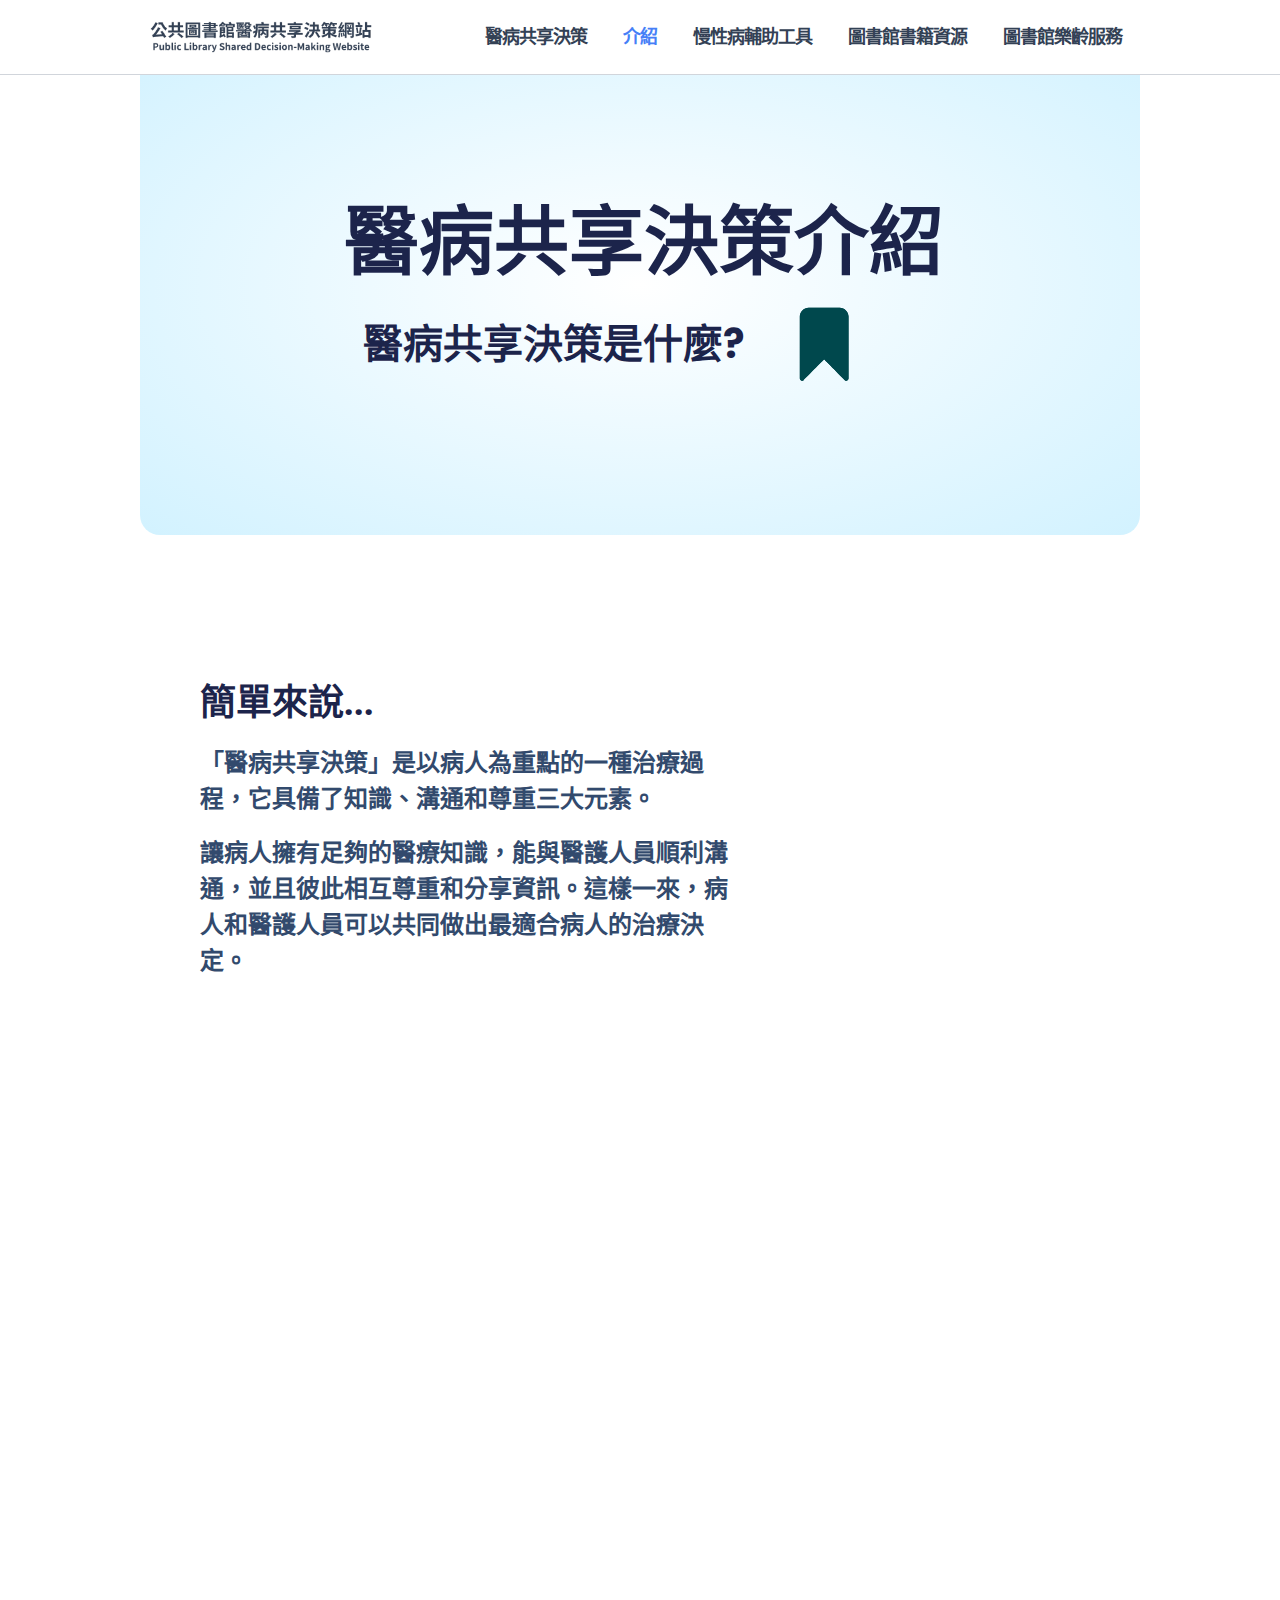
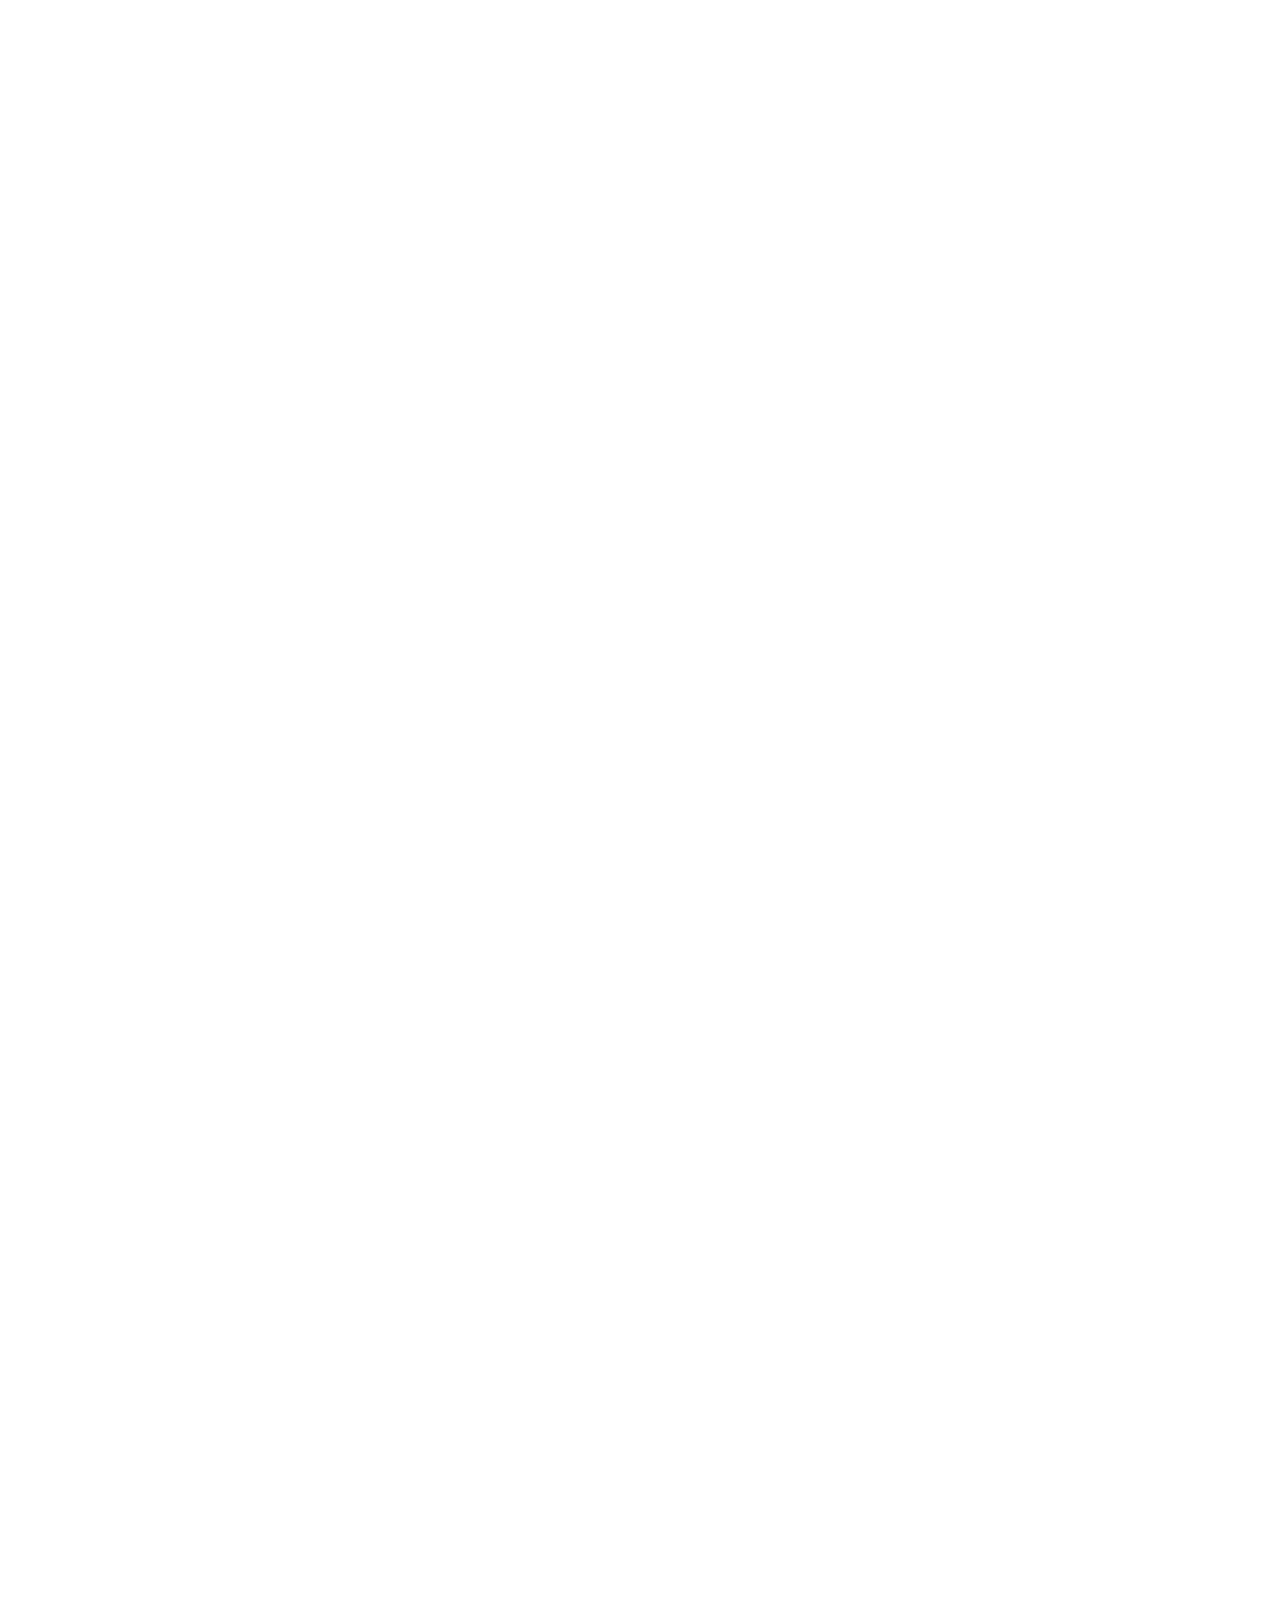
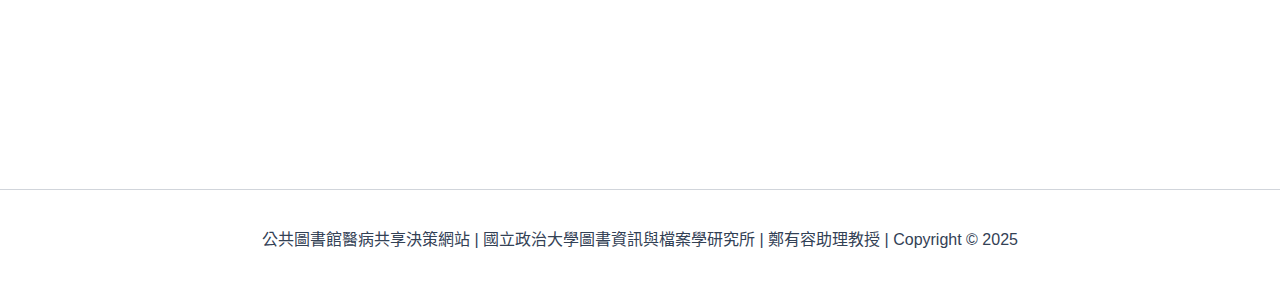
<file: about/index.html>
<!DOCTYPE html>
<html lang="zh-TW">
<head>
<meta charset="UTF-8">
<meta name="viewport" content="width=device-width, initial-scale=1">
	<link rel="profile" href="https://gmpg.org/xfn/11"> 
	<title>介紹 &#8211; 公共圖書館醫病共享決策網站</title>
<meta name='robots' content="max-image-preview:large" />
	<style>img:is([sizes="auto" i], [sizes^="auto," i]) { contain-intrinsic-size: 3000px 1500px }</style>
	<link rel="alternate" type="application/rss+xml" title="訂閱《公共圖書館醫病共享決策網站》&raquo; 資訊提供" href="/feed/" />
<link rel="alternate" type="application/rss+xml" title="訂閱《公共圖書館醫病共享決策網站》&raquo; 留言的資訊提供" href="/comments/feed/" />
<script>
window._wpemojiSettings = {"baseUrl":"https:\/\/s.w.org\/images\/core\/emoji\/16.0.1\/72x72\/","ext":".png","svgUrl":"https:\/\/s.w.org\/images\/core\/emoji\/16.0.1\/svg\/","svgExt":".svg","source":{"concatemoji":"\/wp-includes\/js\/wp-emoji-release.min.js?ver=6.8.2"}};
/*! This file is auto-generated */
!function(s,n){var o,i,e;function c(e){try{var t={supportTests:e,timestamp:(new Date).valueOf()};sessionStorage.setItem(o,JSON.stringify(t))}catch(e){}}function p(e,t,n){e.clearRect(0,0,e.canvas.width,e.canvas.height),e.fillText(t,0,0);var t=new Uint32Array(e.getImageData(0,0,e.canvas.width,e.canvas.height).data),a=(e.clearRect(0,0,e.canvas.width,e.canvas.height),e.fillText(n,0,0),new Uint32Array(e.getImageData(0,0,e.canvas.width,e.canvas.height).data));return t.every(function(e,t){return e===a[t]})}function u(e,t){e.clearRect(0,0,e.canvas.width,e.canvas.height),e.fillText(t,0,0);for(var n=e.getImageData(16,16,1,1),a=0;a<n.data.length;a++)if(0!==n.data[a])return!1;return!0}function f(e,t,n,a){switch(t){case"flag":return n(e,"\ud83c\udff3\ufe0f\u200d\u26a7\ufe0f","\ud83c\udff3\ufe0f\u200b\u26a7\ufe0f")?!1:!n(e,"\ud83c\udde8\ud83c\uddf6","\ud83c\udde8\u200b\ud83c\uddf6")&&!n(e,"\ud83c\udff4\udb40\udc67\udb40\udc62\udb40\udc65\udb40\udc6e\udb40\udc67\udb40\udc7f","\ud83c\udff4\u200b\udb40\udc67\u200b\udb40\udc62\u200b\udb40\udc65\u200b\udb40\udc6e\u200b\udb40\udc67\u200b\udb40\udc7f");case"emoji":return!a(e,"\ud83e\udedf")}return!1}function g(e,t,n,a){var r="undefined"!=typeof WorkerGlobalScope&&self instanceof WorkerGlobalScope?new OffscreenCanvas(300,150):s.createElement("canvas"),o=r.getContext("2d",{willReadFrequently:!0}),i=(o.textBaseline="top",o.font="600 32px Arial",{});return e.forEach(function(e){i[e]=t(o,e,n,a)}),i}function t(e){var t=s.createElement("script");t.src=e,t.defer=!0,s.head.appendChild(t)}"undefined"!=typeof Promise&&(o="wpEmojiSettingsSupports",i=["flag","emoji"],n.supports={everything:!0,everythingExceptFlag:!0},e=new Promise(function(e){s.addEventListener("DOMContentLoaded",e,{once:!0})}),new Promise(function(t){var n=function(){try{var e=JSON.parse(sessionStorage.getItem(o));if("object"==typeof e&&"number"==typeof e.timestamp&&(new Date).valueOf()<e.timestamp+604800&&"object"==typeof e.supportTests)return e.supportTests}catch(e){}return null}();if(!n){if("undefined"!=typeof Worker&&"undefined"!=typeof OffscreenCanvas&&"undefined"!=typeof URL&&URL.createObjectURL&&"undefined"!=typeof Blob)try{var e="postMessage("+g.toString()+"("+[JSON.stringify(i),f.toString(),p.toString(),u.toString()].join(",")+"));",a=new Blob([e],{type:"text/javascript"}),r=new Worker(URL.createObjectURL(a),{name:"wpTestEmojiSupports"});return void(r.onmessage=function(e){c(n=e.data),r.terminate(),t(n)})}catch(e){}c(n=g(i,f,p,u))}t(n)}).then(function(e){for(var t in e)n.supports[t]=e[t],n.supports.everything=n.supports.everything&&n.supports[t],"flag"!==t&&(n.supports.everythingExceptFlag=n.supports.everythingExceptFlag&&n.supports[t]);n.supports.everythingExceptFlag=n.supports.everythingExceptFlag&&!n.supports.flag,n.DOMReady=!1,n.readyCallback=function(){n.DOMReady=!0}}).then(function(){return e}).then(function(){var e;n.supports.everything||(n.readyCallback(),(e=n.source||{}).concatemoji?t(e.concatemoji):e.wpemoji&&e.twemoji&&(t(e.twemoji),t(e.wpemoji)))}))}((window,document),window._wpemojiSettings);
</script>
<link rel='stylesheet' id='astra-theme-css-css' href="/wp-content/themes/astra/assets/css/minified/main.min.css?ver=4.11.7" media='all' />
<style id='astra-theme-css-inline-css'>
:root{--ast-post-nav-space:0;--ast-container-default-xlg-padding:2.5em;--ast-container-default-lg-padding:2.5em;--ast-container-default-slg-padding:2em;--ast-container-default-md-padding:2.5em;--ast-container-default-sm-padding:2.5em;--ast-container-default-xs-padding:2.4em;--ast-container-default-xxs-padding:1.8em;--ast-code-block-background:#ECEFF3;--ast-comment-inputs-background:#F9FAFB;--ast-normal-container-width:1000px;--ast-narrow-container-width:750px;--ast-blog-title-font-weight:600;--ast-blog-meta-weight:600;--ast-global-color-primary:var(--ast-global-color-5);--ast-global-color-secondary:var(--ast-global-color-4);--ast-global-color-alternate-background:var(--ast-global-color-7);--ast-global-color-subtle-background:var(--ast-global-color-6);--ast-bg-style-guide:#F8FAFC;--ast-shadow-style-guide:0px 0px 4px 0 #00000057;--ast-global-dark-bg-style:#fff;--ast-global-dark-lfs:#fbfbfb;--ast-widget-bg-color:#fafafa;--ast-wc-container-head-bg-color:#fbfbfb;--ast-title-layout-bg:#eeeeee;--ast-search-border-color:#e7e7e7;--ast-lifter-hover-bg:#e6e6e6;--ast-gallery-block-color:#000;--srfm-color-input-label:var(--ast-global-color-2);}html{font-size:100%;}a{color:var(--ast-global-color-0);}a:hover,a:focus{color:var(--ast-global-color-1);}body,button,input,select,textarea,.ast-button,.ast-custom-button{font-family:-apple-system,BlinkMacSystemFont,Segoe UI,Roboto,Oxygen-Sans,Ubuntu,Cantarell,Helvetica Neue,sans-serif;font-weight:400;font-size:16px;font-size:1rem;line-height:var(--ast-body-line-height,1.65);}blockquote{color:var(--ast-global-color-3);}h1,.entry-content h1,h2,.entry-content h2,h3,.entry-content h3,h4,.entry-content h4,h5,.entry-content h5,h6,.entry-content h6,.site-title,.site-title a{font-weight:600;}.ast-site-identity .site-title a{color:var(--ast-global-color-3);}.site-title{font-size:18px;font-size:1.125rem;display:none;}header .custom-logo-link img{max-width:230px;width:230px;}.astra-logo-svg{width:230px;}.site-header .site-description{font-size:15px;font-size:0.9375rem;display:none;}.entry-title{font-size:20px;font-size:1.25rem;}.ast-blog-single-element.ast-taxonomy-container a{font-size:14px;font-size:0.875rem;}.ast-blog-meta-container{font-size:13px;font-size:0.8125rem;}.archive .ast-article-post .ast-article-inner,.blog .ast-article-post .ast-article-inner,.archive .ast-article-post .ast-article-inner:hover,.blog .ast-article-post .ast-article-inner:hover{border-top-left-radius:6px;border-top-right-radius:6px;border-bottom-right-radius:6px;border-bottom-left-radius:6px;overflow:hidden;}h1,.entry-content h1{font-size:36px;font-size:2.25rem;font-weight:600;line-height:1.4em;}h2,.entry-content h2{font-size:30px;font-size:1.875rem;font-weight:600;line-height:1.3em;}h3,.entry-content h3{font-size:24px;font-size:1.5rem;font-weight:600;line-height:1.3em;}h4,.entry-content h4{font-size:20px;font-size:1.25rem;line-height:1.2em;font-weight:600;}h5,.entry-content h5{font-size:18px;font-size:1.125rem;line-height:1.2em;font-weight:600;}h6,.entry-content h6{font-size:16px;font-size:1rem;line-height:1.25em;font-weight:600;}::selection{background-color:var(--ast-global-color-0);color:#ffffff;}body,h1,.entry-title a,.entry-content h1,h2,.entry-content h2,h3,.entry-content h3,h4,.entry-content h4,h5,.entry-content h5,h6,.entry-content h6{color:var(--ast-global-color-3);}.tagcloud a:hover,.tagcloud a:focus,.tagcloud a.current-item{color:#ffffff;border-color:var(--ast-global-color-0);background-color:var(--ast-global-color-0);}input:focus,input[type="text"]:focus,input[type="email"]:focus,input[type="url"]:focus,input[type="password"]:focus,input[type="reset"]:focus,input[type="search"]:focus,textarea:focus{border-color:var(--ast-global-color-0);}input[type="radio"]:checked,input[type=reset],input[type="checkbox"]:checked,input[type="checkbox"]:hover:checked,input[type="checkbox"]:focus:checked,input[type=range]::-webkit-slider-thumb{border-color:var(--ast-global-color-0);background-color:var(--ast-global-color-0);box-shadow:none;}.site-footer a:hover + .post-count,.site-footer a:focus + .post-count{background:var(--ast-global-color-0);border-color:var(--ast-global-color-0);}.single .nav-links .nav-previous,.single .nav-links .nav-next{color:var(--ast-global-color-0);}.entry-meta,.entry-meta *{line-height:1.45;color:var(--ast-global-color-0);font-weight:600;}.entry-meta a:not(.ast-button):hover,.entry-meta a:not(.ast-button):hover *,.entry-meta a:not(.ast-button):focus,.entry-meta a:not(.ast-button):focus *,.page-links > .page-link,.page-links .page-link:hover,.post-navigation a:hover{color:var(--ast-global-color-1);}#cat option,.secondary .calendar_wrap thead a,.secondary .calendar_wrap thead a:visited{color:var(--ast-global-color-0);}.secondary .calendar_wrap #today,.ast-progress-val span{background:var(--ast-global-color-0);}.secondary a:hover + .post-count,.secondary a:focus + .post-count{background:var(--ast-global-color-0);border-color:var(--ast-global-color-0);}.calendar_wrap #today > a{color:#ffffff;}.page-links .page-link,.single .post-navigation a{color:var(--ast-global-color-3);}.ast-search-menu-icon .search-form button.search-submit{padding:0 4px;}.ast-search-menu-icon form.search-form{padding-right:0;}.ast-search-menu-icon.slide-search input.search-field{width:0;}.ast-header-search .ast-search-menu-icon.ast-dropdown-active .search-form,.ast-header-search .ast-search-menu-icon.ast-dropdown-active .search-field:focus{transition:all 0.2s;}.search-form input.search-field:focus{outline:none;}.ast-search-menu-icon .search-form button.search-submit:focus,.ast-theme-transparent-header .ast-header-search .ast-dropdown-active .ast-icon,.ast-theme-transparent-header .ast-inline-search .search-field:focus .ast-icon{color:var(--ast-global-color-1);}.ast-header-search .slide-search .search-form{border:2px solid var(--ast-global-color-0);}.ast-header-search .slide-search .search-field{background-color:(--ast-global-dark-bg-style);}.ast-archive-title{color:var(--ast-global-color-2);}.widget-title{font-size:22px;font-size:1.375rem;color:var(--ast-global-color-2);}.ast-single-post .entry-content a,.ast-comment-content a:not(.ast-comment-edit-reply-wrap a){text-decoration:underline;}.ast-single-post .elementor-widget-button .elementor-button,.ast-single-post .entry-content .uagb-tab a,.ast-single-post .entry-content .uagb-ifb-cta a,.ast-single-post .entry-content .uabb-module-content a,.ast-single-post .entry-content .uagb-post-grid a,.ast-single-post .entry-content .uagb-timeline a,.ast-single-post .entry-content .uagb-toc__wrap a,.ast-single-post .entry-content .uagb-taxomony-box a,.entry-content .wp-block-latest-posts > li > a,.ast-single-post .entry-content .wp-block-file__button,a.ast-post-filter-single,.ast-single-post .ast-comment-content .comment-reply-link,.ast-single-post .ast-comment-content .comment-edit-link{text-decoration:none;}.ast-search-menu-icon.slide-search a:focus-visible:focus-visible,.astra-search-icon:focus-visible,#close:focus-visible,a:focus-visible,.ast-menu-toggle:focus-visible,.site .skip-link:focus-visible,.wp-block-loginout input:focus-visible,.wp-block-search.wp-block-search__button-inside .wp-block-search__inside-wrapper,.ast-header-navigation-arrow:focus-visible,.ast-orders-table__row .ast-orders-table__cell:focus-visible,a#ast-apply-coupon:focus-visible,#ast-apply-coupon:focus-visible,#close:focus-visible,.button.search-submit:focus-visible,#search_submit:focus,.normal-search:focus-visible,.ast-header-account-wrap:focus-visible,.astra-cart-drawer-close:focus,.ast-single-variation:focus,.ast-button:focus{outline-style:dotted;outline-color:inherit;outline-width:thin;}input:focus,input[type="text"]:focus,input[type="email"]:focus,input[type="url"]:focus,input[type="password"]:focus,input[type="reset"]:focus,input[type="search"]:focus,input[type="number"]:focus,textarea:focus,.wp-block-search__input:focus,[data-section="section-header-mobile-trigger"] .ast-button-wrap .ast-mobile-menu-trigger-minimal:focus,.ast-mobile-popup-drawer.active .menu-toggle-close:focus,#ast-scroll-top:focus,#coupon_code:focus,#ast-coupon-code:focus{border-style:dotted;border-color:inherit;border-width:thin;}input{outline:none;}.ast-logo-title-inline .site-logo-img{padding-right:1em;}.site-logo-img img{ transition:all 0.2s linear;}body .ast-oembed-container *{position:absolute;top:0;width:100%;height:100%;left:0;}body .wp-block-embed-pocket-casts .ast-oembed-container *{position:unset;}.ast-single-post-featured-section + article {margin-top: 2em;}.site-content .ast-single-post-featured-section img {width: 100%;overflow: hidden;object-fit: cover;}.ast-separate-container .site-content .ast-single-post-featured-section + article {margin-top: -80px;z-index: 9;position: relative;border-radius: 4px;}@media (min-width: 922px) {.ast-no-sidebar .site-content .ast-article-image-container--wide {margin-left: -120px;margin-right: -120px;max-width: unset;width: unset;}.ast-left-sidebar .site-content .ast-article-image-container--wide,.ast-right-sidebar .site-content .ast-article-image-container--wide {margin-left: -10px;margin-right: -10px;}.site-content .ast-article-image-container--full {margin-left: calc( -50vw + 50%);margin-right: calc( -50vw + 50%);max-width: 100vw;width: 100vw;}.ast-left-sidebar .site-content .ast-article-image-container--full,.ast-right-sidebar .site-content .ast-article-image-container--full {margin-left: -10px;margin-right: -10px;max-width: inherit;width: auto;}}.site > .ast-single-related-posts-container {margin-top: 0;}@media (min-width: 922px) {.ast-desktop .ast-container--narrow {max-width: var(--ast-narrow-container-width);margin: 0 auto;}}input[type="text"],input[type="number"],input[type="email"],input[type="url"],input[type="password"],input[type="search"],input[type=reset],input[type=tel],input[type=date],select,textarea{font-size:16px;font-style:normal;font-weight:400;line-height:24px;width:100%;padding:12px 16px;border-radius:4px;box-shadow:0px 1px 2px 0px rgba(0,0,0,0.05);color:var(--ast-form-input-text,#475569);}input[type="text"],input[type="number"],input[type="email"],input[type="url"],input[type="password"],input[type="search"],input[type=reset],input[type=tel],input[type=date],select{height:40px;}input[type="date"]{border-width:1px;border-style:solid;border-color:var(--ast-border-color);background:var( --ast-global-color-secondary,--ast-global-color-5 );}input[type="text"]:focus,input[type="number"]:focus,input[type="email"]:focus,input[type="url"]:focus,input[type="password"]:focus,input[type="search"]:focus,input[type=reset]:focus,input[type="tel"]:focus,input[type="date"]:focus,select:focus,textarea:focus{border-color:#046BD2;box-shadow:none;outline:none;color:var(--ast-form-input-focus-text,#475569);}label,legend{color:#111827;font-size:14px;font-style:normal;font-weight:500;line-height:20px;}select{padding:6px 10px;}fieldset{padding:30px;border-radius:4px;}button,.ast-button,.button,input[type="button"],input[type="reset"],input[type="submit"]{border-radius:4px;box-shadow:0px 1px 2px 0px rgba(0,0,0,0.05);}:root{--ast-comment-inputs-background:#FFF;}::placeholder{color:var(--ast-form-field-color,#9CA3AF);}::-ms-input-placeholder{color:var(--ast-form-field-color,#9CA3AF);}@media (max-width:921.9px){#ast-desktop-header{display:none;}}@media (min-width:922px){#ast-mobile-header{display:none;}}.wp-block-buttons.aligncenter{justify-content:center;}@media (max-width:921px){.ast-theme-transparent-header #primary,.ast-theme-transparent-header #secondary{padding:0;}}@media (max-width:921px){.ast-plain-container.ast-no-sidebar #primary{padding:0;}}.ast-plain-container.ast-no-sidebar #primary{margin-top:0;margin-bottom:0;}@media (min-width:1200px){.ast-plain-container.ast-no-sidebar #primary{margin-top:60px;margin-bottom:60px;}}.wp-block-button.is-style-outline .wp-block-button__link{border-color:var(--ast-global-color-0);}div.wp-block-button.is-style-outline > .wp-block-button__link:not(.has-text-color),div.wp-block-button.wp-block-button__link.is-style-outline:not(.has-text-color){color:var(--ast-global-color-0);}.wp-block-button.is-style-outline .wp-block-button__link:hover,.wp-block-buttons .wp-block-button.is-style-outline .wp-block-button__link:focus,.wp-block-buttons .wp-block-button.is-style-outline > .wp-block-button__link:not(.has-text-color):hover,.wp-block-buttons .wp-block-button.wp-block-button__link.is-style-outline:not(.has-text-color):hover{color:#ffffff;background-color:var(--ast-global-color-1);border-color:var(--ast-global-color-1);}.post-page-numbers.current .page-link,.ast-pagination .page-numbers.current{color:#ffffff;border-color:var(--ast-global-color-0);background-color:var(--ast-global-color-0);}.wp-block-buttons .wp-block-button.is-style-outline .wp-block-button__link.wp-element-button,.ast-outline-button,.wp-block-uagb-buttons-child .uagb-buttons-repeater.ast-outline-button{border-color:var(--ast-global-color-0);font-family:inherit;font-weight:500;font-size:16px;font-size:1rem;line-height:1em;padding-top:13px;padding-right:30px;padding-bottom:13px;padding-left:30px;}.wp-block-buttons .wp-block-button.is-style-outline > .wp-block-button__link:not(.has-text-color),.wp-block-buttons .wp-block-button.wp-block-button__link.is-style-outline:not(.has-text-color),.ast-outline-button{color:var(--ast-global-color-0);}.wp-block-button.is-style-outline .wp-block-button__link:hover,.wp-block-buttons .wp-block-button.is-style-outline .wp-block-button__link:focus,.wp-block-buttons .wp-block-button.is-style-outline > .wp-block-button__link:not(.has-text-color):hover,.wp-block-buttons .wp-block-button.wp-block-button__link.is-style-outline:not(.has-text-color):hover,.ast-outline-button:hover,.ast-outline-button:focus,.wp-block-uagb-buttons-child .uagb-buttons-repeater.ast-outline-button:hover,.wp-block-uagb-buttons-child .uagb-buttons-repeater.ast-outline-button:focus{color:#ffffff;background-color:var(--ast-global-color-1);border-color:var(--ast-global-color-1);}.ast-single-post .entry-content a.ast-outline-button,.ast-single-post .entry-content .is-style-outline>.wp-block-button__link{text-decoration:none;}.wp-block-button .wp-block-button__link.wp-element-button.is-style-outline:not(.has-background),.wp-block-button.is-style-outline>.wp-block-button__link.wp-element-button:not(.has-background),.ast-outline-button{background-color:transparent;}.uagb-buttons-repeater.ast-outline-button{border-radius:9999px;}@media (max-width:921px){.wp-block-buttons .wp-block-button.is-style-outline .wp-block-button__link.wp-element-button,.ast-outline-button,.wp-block-uagb-buttons-child .uagb-buttons-repeater.ast-outline-button{padding-top:12px;padding-right:28px;padding-bottom:12px;padding-left:28px;}}@media (max-width:544px){.wp-block-buttons .wp-block-button.is-style-outline .wp-block-button__link.wp-element-button,.ast-outline-button,.wp-block-uagb-buttons-child .uagb-buttons-repeater.ast-outline-button{padding-top:10px;padding-right:24px;padding-bottom:10px;padding-left:24px;}}.entry-content[data-ast-blocks-layout] > figure{margin-bottom:1em;}h1.widget-title{font-weight:600;}h2.widget-title{font-weight:600;}h3.widget-title{font-weight:600;}#page{display:flex;flex-direction:column;min-height:100vh;}.ast-404-layout-1 h1.page-title{color:var(--ast-global-color-2);}.single .post-navigation a{line-height:1em;height:inherit;}.error-404 .page-sub-title{font-size:1.5rem;font-weight:inherit;}.search .site-content .content-area .search-form{margin-bottom:0;}#page .site-content{flex-grow:1;}.widget{margin-bottom:1.25em;}#secondary li{line-height:1.5em;}#secondary .wp-block-group h2{margin-bottom:0.7em;}#secondary h2{font-size:1.7rem;}.ast-separate-container .ast-article-post,.ast-separate-container .ast-article-single,.ast-separate-container .comment-respond{padding:3em;}.ast-separate-container .ast-article-single .ast-article-single{padding:0;}.ast-article-single .wp-block-post-template-is-layout-grid{padding-left:0;}.ast-separate-container .comments-title,.ast-narrow-container .comments-title{padding:1.5em 2em;}.ast-page-builder-template .comment-form-textarea,.ast-comment-formwrap .ast-grid-common-col{padding:0;}.ast-comment-formwrap{padding:0;display:inline-flex;column-gap:20px;width:100%;margin-left:0;margin-right:0;}.comments-area textarea#comment:focus,.comments-area textarea#comment:active,.comments-area .ast-comment-formwrap input[type="text"]:focus,.comments-area .ast-comment-formwrap input[type="text"]:active {box-shadow:none;outline:none;}.archive.ast-page-builder-template .entry-header{margin-top:2em;}.ast-page-builder-template .ast-comment-formwrap{width:100%;}.entry-title{margin-bottom:0.6em;}.ast-archive-description p{font-size:inherit;font-weight:inherit;line-height:inherit;}.ast-separate-container .ast-comment-list li.depth-1,.hentry{margin-bottom:1.5em;}.site-content section.ast-archive-description{margin-bottom:2em;}@media (min-width:921px){.ast-left-sidebar.ast-page-builder-template #secondary,.archive.ast-right-sidebar.ast-page-builder-template .site-main{padding-left:20px;padding-right:20px;}}@media (max-width:544px){.ast-comment-formwrap.ast-row{column-gap:10px;display:inline-block;}#ast-commentform .ast-grid-common-col{position:relative;width:100%;}}@media (min-width:1201px){.ast-separate-container .ast-article-post,.ast-separate-container .ast-article-single,.ast-separate-container .ast-author-box,.ast-separate-container .ast-404-layout-1,.ast-separate-container .no-results{padding:3em;}}@media (max-width:921px){.ast-separate-container #primary,.ast-separate-container #secondary{padding:1.5em 0;}#primary,#secondary{padding:1.5em 0;margin:0;}.ast-left-sidebar #content > .ast-container{display:flex;flex-direction:column-reverse;width:100%;}}@media (min-width:922px){.ast-separate-container.ast-right-sidebar #primary,.ast-separate-container.ast-left-sidebar #primary{border:0;}.search-no-results.ast-separate-container #primary{margin-bottom:4em;}}.wp-block-button .wp-block-button__link{color:#ffffff;}.wp-block-button .wp-block-button__link:hover,.wp-block-button .wp-block-button__link:focus{color:#ffffff;background-color:var(--ast-global-color-1);border-color:var(--ast-global-color-1);}.elementor-widget-heading h1.elementor-heading-title{line-height:1.4em;}.elementor-widget-heading h2.elementor-heading-title{line-height:1.3em;}.elementor-widget-heading h3.elementor-heading-title{line-height:1.3em;}.elementor-widget-heading h4.elementor-heading-title{line-height:1.2em;}.elementor-widget-heading h5.elementor-heading-title{line-height:1.2em;}.elementor-widget-heading h6.elementor-heading-title{line-height:1.25em;}.wp-block-button .wp-block-button__link,.wp-block-search .wp-block-search__button,body .wp-block-file .wp-block-file__button{border-color:var(--ast-global-color-0);background-color:var(--ast-global-color-0);color:#ffffff;font-family:inherit;font-weight:500;line-height:1em;font-size:16px;font-size:1rem;padding-top:15px;padding-right:30px;padding-bottom:15px;padding-left:30px;}.ast-single-post .entry-content .wp-block-button .wp-block-button__link,.ast-single-post .entry-content .wp-block-search .wp-block-search__button,body .entry-content .wp-block-file .wp-block-file__button{text-decoration:none;}@media (max-width:921px){.wp-block-button .wp-block-button__link,.wp-block-search .wp-block-search__button,body .wp-block-file .wp-block-file__button{padding-top:14px;padding-right:28px;padding-bottom:14px;padding-left:28px;}}@media (max-width:544px){.wp-block-button .wp-block-button__link,.wp-block-search .wp-block-search__button,body .wp-block-file .wp-block-file__button{padding-top:12px;padding-right:24px;padding-bottom:12px;padding-left:24px;}}.menu-toggle,button,.ast-button,.ast-custom-button,.button,input#submit,input[type="button"],input[type="submit"],input[type="reset"],#comments .submit,.search .search-submit,form[CLASS*="wp-block-search__"].wp-block-search .wp-block-search__inside-wrapper .wp-block-search__button,body .wp-block-file .wp-block-file__button,.search .search-submit{border-style:solid;border-top-width:0;border-right-width:0;border-left-width:0;border-bottom-width:0;color:#ffffff;border-color:var(--ast-global-color-0);background-color:var(--ast-global-color-0);padding-top:15px;padding-right:30px;padding-bottom:15px;padding-left:30px;font-family:inherit;font-weight:500;font-size:16px;font-size:1rem;line-height:1em;}button:focus,.menu-toggle:hover,button:hover,.ast-button:hover,.ast-custom-button:hover .button:hover,.ast-custom-button:hover ,input[type=reset]:hover,input[type=reset]:focus,input#submit:hover,input#submit:focus,input[type="button"]:hover,input[type="button"]:focus,input[type="submit"]:hover,input[type="submit"]:focus,form[CLASS*="wp-block-search__"].wp-block-search .wp-block-search__inside-wrapper .wp-block-search__button:hover,form[CLASS*="wp-block-search__"].wp-block-search .wp-block-search__inside-wrapper .wp-block-search__button:focus,body .wp-block-file .wp-block-file__button:hover,body .wp-block-file .wp-block-file__button:focus{color:#ffffff;background-color:var(--ast-global-color-1);border-color:var(--ast-global-color-1);}form[CLASS*="wp-block-search__"].wp-block-search .wp-block-search__inside-wrapper .wp-block-search__button.has-icon{padding-top:calc(15px - 3px);padding-right:calc(30px - 3px);padding-bottom:calc(15px - 3px);padding-left:calc(30px - 3px);}@media (max-width:921px){.menu-toggle,button,.ast-button,.ast-custom-button,.button,input#submit,input[type="button"],input[type="submit"],input[type="reset"],#comments .submit,.search .search-submit,form[CLASS*="wp-block-search__"].wp-block-search .wp-block-search__inside-wrapper .wp-block-search__button,body .wp-block-file .wp-block-file__button,.search .search-submit{padding-top:14px;padding-right:28px;padding-bottom:14px;padding-left:28px;}}@media (max-width:544px){.menu-toggle,button,.ast-button,.ast-custom-button,.button,input#submit,input[type="button"],input[type="submit"],input[type="reset"],#comments .submit,.search .search-submit,form[CLASS*="wp-block-search__"].wp-block-search .wp-block-search__inside-wrapper .wp-block-search__button,body .wp-block-file .wp-block-file__button,.search .search-submit{padding-top:12px;padding-right:24px;padding-bottom:12px;padding-left:24px;}}@media (max-width:921px){.ast-mobile-header-stack .main-header-bar .ast-search-menu-icon{display:inline-block;}.ast-header-break-point.ast-header-custom-item-outside .ast-mobile-header-stack .main-header-bar .ast-search-icon{margin:0;}.ast-comment-avatar-wrap img{max-width:2.5em;}.ast-comment-meta{padding:0 1.8888em 1.3333em;}}@media (min-width:544px){.ast-container{max-width:100%;}}@media (max-width:544px){.ast-separate-container .ast-article-post,.ast-separate-container .ast-article-single,.ast-separate-container .comments-title,.ast-separate-container .ast-archive-description{padding:1.5em 1em;}.ast-separate-container #content .ast-container{padding-left:0.54em;padding-right:0.54em;}.ast-separate-container .ast-comment-list .bypostauthor{padding:.5em;}.ast-search-menu-icon.ast-dropdown-active .search-field{width:170px;}} #ast-mobile-header .ast-site-header-cart-li a{pointer-events:none;}.ast-separate-container{background-color:var(--ast-global-color-4);background-image:none;}@media (max-width:921px){.site-title{font-size:22px;font-size:1.375rem;display:none;}.site-header .site-description{display:none;}h1,.entry-content h1{font-size:30px;}h2,.entry-content h2{font-size:25px;}h3,.entry-content h3{font-size:20px;}.astra-logo-svg{width:210px;}header .custom-logo-link img,.ast-header-break-point .site-logo-img .custom-mobile-logo-link img{max-width:210px;width:210px;}}@media (max-width:544px){.site-title{font-size:16px;font-size:1rem;display:none;}.site-header .site-description{display:none;}h1,.entry-content h1{font-size:30px;}h2,.entry-content h2{font-size:25px;}h3,.entry-content h3{font-size:20px;}header .custom-logo-link img,.ast-header-break-point .site-branding img,.ast-header-break-point .custom-logo-link img{max-width:180px;width:180px;}.astra-logo-svg{width:180px;}.ast-header-break-point .site-logo-img .custom-mobile-logo-link img{max-width:180px;}}@media (max-width:921px){html{font-size:91.2%;}}@media (max-width:544px){html{font-size:91.2%;}}@media (min-width:922px){.ast-container{max-width:1040px;}}@media (min-width:922px){.site-content .ast-container{display:flex;}}@media (max-width:921px){.site-content .ast-container{flex-direction:column;}}.entry-content h1,.entry-content h2,.entry-content h3,.entry-content h4,.entry-content h5,.entry-content h6{clear:none;}@media (min-width:922px){.main-header-menu .sub-menu .menu-item.ast-left-align-sub-menu:hover > .sub-menu,.main-header-menu .sub-menu .menu-item.ast-left-align-sub-menu.focus > .sub-menu{margin-left:-0px;}}.entry-content li > p{margin-bottom:0;}.site .comments-area{padding-bottom:2em;margin-top:2em;}.wp-block-file {display: flex;align-items: center;flex-wrap: wrap;justify-content: space-between;}.wp-block-pullquote {border: none;}.wp-block-pullquote blockquote::before {content: "\201D";font-family: "Helvetica",sans-serif;display: flex;transform: rotate( 180deg );font-size: 6rem;font-style: normal;line-height: 1;font-weight: bold;align-items: center;justify-content: center;}.has-text-align-right > blockquote::before {justify-content: flex-start;}.has-text-align-left > blockquote::before {justify-content: flex-end;}figure.wp-block-pullquote.is-style-solid-color blockquote {max-width: 100%;text-align: inherit;}:root {--wp--custom--ast-default-block-top-padding: 3em;--wp--custom--ast-default-block-right-padding: 3em;--wp--custom--ast-default-block-bottom-padding: 3em;--wp--custom--ast-default-block-left-padding: 3em;--wp--custom--ast-container-width: 1000px;--wp--custom--ast-content-width-size: 1000px;--wp--custom--ast-wide-width-size: calc(1000px + var(--wp--custom--ast-default-block-left-padding) + var(--wp--custom--ast-default-block-right-padding));}.ast-narrow-container {--wp--custom--ast-content-width-size: 750px;--wp--custom--ast-wide-width-size: 750px;}@media(max-width: 921px) {:root {--wp--custom--ast-default-block-top-padding: 3em;--wp--custom--ast-default-block-right-padding: 2em;--wp--custom--ast-default-block-bottom-padding: 3em;--wp--custom--ast-default-block-left-padding: 2em;}}@media(max-width: 544px) {:root {--wp--custom--ast-default-block-top-padding: 3em;--wp--custom--ast-default-block-right-padding: 1.5em;--wp--custom--ast-default-block-bottom-padding: 3em;--wp--custom--ast-default-block-left-padding: 1.5em;}}.entry-content > .wp-block-group,.entry-content > .wp-block-cover,.entry-content > .wp-block-columns {padding-top: var(--wp--custom--ast-default-block-top-padding);padding-right: var(--wp--custom--ast-default-block-right-padding);padding-bottom: var(--wp--custom--ast-default-block-bottom-padding);padding-left: var(--wp--custom--ast-default-block-left-padding);}.ast-plain-container.ast-no-sidebar .entry-content > .alignfull,.ast-page-builder-template .ast-no-sidebar .entry-content > .alignfull {margin-left: calc( -50vw + 50%);margin-right: calc( -50vw + 50%);max-width: 100vw;width: 100vw;}.ast-plain-container.ast-no-sidebar .entry-content .alignfull .alignfull,.ast-page-builder-template.ast-no-sidebar .entry-content .alignfull .alignfull,.ast-plain-container.ast-no-sidebar .entry-content .alignfull .alignwide,.ast-page-builder-template.ast-no-sidebar .entry-content .alignfull .alignwide,.ast-plain-container.ast-no-sidebar .entry-content .alignwide .alignfull,.ast-page-builder-template.ast-no-sidebar .entry-content .alignwide .alignfull,.ast-plain-container.ast-no-sidebar .entry-content .alignwide .alignwide,.ast-page-builder-template.ast-no-sidebar .entry-content .alignwide .alignwide,.ast-plain-container.ast-no-sidebar .entry-content .wp-block-column .alignfull,.ast-page-builder-template.ast-no-sidebar .entry-content .wp-block-column .alignfull,.ast-plain-container.ast-no-sidebar .entry-content .wp-block-column .alignwide,.ast-page-builder-template.ast-no-sidebar .entry-content .wp-block-column .alignwide {margin-left: auto;margin-right: auto;width: 100%;}[data-ast-blocks-layout] .wp-block-separator:not(.is-style-dots) {height: 0;}[data-ast-blocks-layout] .wp-block-separator {margin: 20px auto;}[data-ast-blocks-layout] .wp-block-separator:not(.is-style-wide):not(.is-style-dots) {max-width: 100px;}[data-ast-blocks-layout] .wp-block-separator.has-background {padding: 0;}.entry-content[data-ast-blocks-layout] > * {max-width: var(--wp--custom--ast-content-width-size);margin-left: auto;margin-right: auto;}.entry-content[data-ast-blocks-layout] > .alignwide {max-width: var(--wp--custom--ast-wide-width-size);}.entry-content[data-ast-blocks-layout] .alignfull {max-width: none;}.entry-content .wp-block-columns {margin-bottom: 0;}blockquote {margin: 1.5em;border-color: rgba(0,0,0,0.05);}.wp-block-quote:not(.has-text-align-right):not(.has-text-align-center) {border-left: 5px solid rgba(0,0,0,0.05);}.has-text-align-right > blockquote,blockquote.has-text-align-right {border-right: 5px solid rgba(0,0,0,0.05);}.has-text-align-left > blockquote,blockquote.has-text-align-left {border-left: 5px solid rgba(0,0,0,0.05);}.wp-block-site-tagline,.wp-block-latest-posts .read-more {margin-top: 15px;}.wp-block-loginout p label {display: block;}.wp-block-loginout p:not(.login-remember):not(.login-submit) input {width: 100%;}.wp-block-loginout input:focus {border-color: transparent;}.wp-block-loginout input:focus {outline: thin dotted;}.entry-content .wp-block-media-text .wp-block-media-text__content {padding: 0 0 0 8%;}.entry-content .wp-block-media-text.has-media-on-the-right .wp-block-media-text__content {padding: 0 8% 0 0;}.entry-content .wp-block-media-text.has-background .wp-block-media-text__content {padding: 8%;}.entry-content .wp-block-cover:not([class*="background-color"]):not(.has-text-color.has-link-color) .wp-block-cover__inner-container,.entry-content .wp-block-cover:not([class*="background-color"]) .wp-block-cover-image-text,.entry-content .wp-block-cover:not([class*="background-color"]) .wp-block-cover-text,.entry-content .wp-block-cover-image:not([class*="background-color"]) .wp-block-cover__inner-container,.entry-content .wp-block-cover-image:not([class*="background-color"]) .wp-block-cover-image-text,.entry-content .wp-block-cover-image:not([class*="background-color"]) .wp-block-cover-text {color: var(--ast-global-color-primary,var(--ast-global-color-5));}.wp-block-loginout .login-remember input {width: 1.1rem;height: 1.1rem;margin: 0 5px 4px 0;vertical-align: middle;}.wp-block-latest-posts > li > *:first-child,.wp-block-latest-posts:not(.is-grid) > li:first-child {margin-top: 0;}.entry-content > .wp-block-buttons,.entry-content > .wp-block-uagb-buttons {margin-bottom: 1.5em;}.wp-block-search__inside-wrapper .wp-block-search__input {padding: 0 10px;color: var(--ast-global-color-3);background: var(--ast-global-color-primary,var(--ast-global-color-5));border-color: var(--ast-border-color);}.wp-block-latest-posts .read-more {margin-bottom: 1.5em;}.wp-block-search__no-button .wp-block-search__inside-wrapper .wp-block-search__input {padding-top: 5px;padding-bottom: 5px;}.wp-block-latest-posts .wp-block-latest-posts__post-date,.wp-block-latest-posts .wp-block-latest-posts__post-author {font-size: 1rem;}.wp-block-latest-posts > li > *,.wp-block-latest-posts:not(.is-grid) > li {margin-top: 12px;margin-bottom: 12px;}.ast-page-builder-template .entry-content[data-ast-blocks-layout] > *,.ast-page-builder-template .entry-content[data-ast-blocks-layout] > .alignfull:not(.wp-block-group):not(.uagb-is-root-container) > * {max-width: none;}.ast-page-builder-template .entry-content[data-ast-blocks-layout] > .alignwide:not(.uagb-is-root-container) > * {max-width: var(--wp--custom--ast-wide-width-size);}.ast-page-builder-template .entry-content[data-ast-blocks-layout] > .inherit-container-width > *,.ast-page-builder-template .entry-content[data-ast-blocks-layout] > *:not(.wp-block-group):not(.uagb-is-root-container) > *,.entry-content[data-ast-blocks-layout] > .wp-block-cover .wp-block-cover__inner-container {max-width: var(--wp--custom--ast-content-width-size) ;margin-left: auto;margin-right: auto;}.entry-content[data-ast-blocks-layout] .wp-block-cover:not(.alignleft):not(.alignright) {width: auto;}@media(max-width: 1200px) {.ast-separate-container .entry-content > .alignfull,.ast-separate-container .entry-content[data-ast-blocks-layout] > .alignwide,.ast-plain-container .entry-content[data-ast-blocks-layout] > .alignwide,.ast-plain-container .entry-content .alignfull {margin-left: calc(-1 * min(var(--ast-container-default-xlg-padding),20px)) ;margin-right: calc(-1 * min(var(--ast-container-default-xlg-padding),20px));}}@media(min-width: 1201px) {.ast-separate-container .entry-content > .alignfull {margin-left: calc(-1 * var(--ast-container-default-xlg-padding) );margin-right: calc(-1 * var(--ast-container-default-xlg-padding) );}.ast-separate-container .entry-content[data-ast-blocks-layout] > .alignwide,.ast-plain-container .entry-content[data-ast-blocks-layout] > .alignwide {margin-left: calc(-1 * var(--wp--custom--ast-default-block-left-padding) );margin-right: calc(-1 * var(--wp--custom--ast-default-block-right-padding) );}}@media(min-width: 921px) {.ast-separate-container .entry-content .wp-block-group.alignwide:not(.inherit-container-width) > :where(:not(.alignleft):not(.alignright)),.ast-plain-container .entry-content .wp-block-group.alignwide:not(.inherit-container-width) > :where(:not(.alignleft):not(.alignright)) {max-width: calc( var(--wp--custom--ast-content-width-size) + 80px );}.ast-plain-container.ast-right-sidebar .entry-content[data-ast-blocks-layout] .alignfull,.ast-plain-container.ast-left-sidebar .entry-content[data-ast-blocks-layout] .alignfull {margin-left: -60px;margin-right: -60px;}}@media(min-width: 544px) {.entry-content > .alignleft {margin-right: 20px;}.entry-content > .alignright {margin-left: 20px;}}@media (max-width:544px){.wp-block-columns .wp-block-column:not(:last-child){margin-bottom:20px;}.wp-block-latest-posts{margin:0;}}@media( max-width: 600px ) {.entry-content .wp-block-media-text .wp-block-media-text__content,.entry-content .wp-block-media-text.has-media-on-the-right .wp-block-media-text__content {padding: 8% 0 0;}.entry-content .wp-block-media-text.has-background .wp-block-media-text__content {padding: 8%;}}.ast-page-builder-template .entry-header {padding-left: 0;}.ast-narrow-container .site-content .wp-block-uagb-image--align-full .wp-block-uagb-image__figure {max-width: 100%;margin-left: auto;margin-right: auto;}.entry-content ul,.entry-content ol {padding: revert;margin: revert;padding-left: 20px;}:root .has-ast-global-color-0-color{color:var(--ast-global-color-0);}:root .has-ast-global-color-0-background-color{background-color:var(--ast-global-color-0);}:root .wp-block-button .has-ast-global-color-0-color{color:var(--ast-global-color-0);}:root .wp-block-button .has-ast-global-color-0-background-color{background-color:var(--ast-global-color-0);}:root .has-ast-global-color-1-color{color:var(--ast-global-color-1);}:root .has-ast-global-color-1-background-color{background-color:var(--ast-global-color-1);}:root .wp-block-button .has-ast-global-color-1-color{color:var(--ast-global-color-1);}:root .wp-block-button .has-ast-global-color-1-background-color{background-color:var(--ast-global-color-1);}:root .has-ast-global-color-2-color{color:var(--ast-global-color-2);}:root .has-ast-global-color-2-background-color{background-color:var(--ast-global-color-2);}:root .wp-block-button .has-ast-global-color-2-color{color:var(--ast-global-color-2);}:root .wp-block-button .has-ast-global-color-2-background-color{background-color:var(--ast-global-color-2);}:root .has-ast-global-color-3-color{color:var(--ast-global-color-3);}:root .has-ast-global-color-3-background-color{background-color:var(--ast-global-color-3);}:root .wp-block-button .has-ast-global-color-3-color{color:var(--ast-global-color-3);}:root .wp-block-button .has-ast-global-color-3-background-color{background-color:var(--ast-global-color-3);}:root .has-ast-global-color-4-color{color:var(--ast-global-color-4);}:root .has-ast-global-color-4-background-color{background-color:var(--ast-global-color-4);}:root .wp-block-button .has-ast-global-color-4-color{color:var(--ast-global-color-4);}:root .wp-block-button .has-ast-global-color-4-background-color{background-color:var(--ast-global-color-4);}:root .has-ast-global-color-5-color{color:var(--ast-global-color-5);}:root .has-ast-global-color-5-background-color{background-color:var(--ast-global-color-5);}:root .wp-block-button .has-ast-global-color-5-color{color:var(--ast-global-color-5);}:root .wp-block-button .has-ast-global-color-5-background-color{background-color:var(--ast-global-color-5);}:root .has-ast-global-color-6-color{color:var(--ast-global-color-6);}:root .has-ast-global-color-6-background-color{background-color:var(--ast-global-color-6);}:root .wp-block-button .has-ast-global-color-6-color{color:var(--ast-global-color-6);}:root .wp-block-button .has-ast-global-color-6-background-color{background-color:var(--ast-global-color-6);}:root .has-ast-global-color-7-color{color:var(--ast-global-color-7);}:root .has-ast-global-color-7-background-color{background-color:var(--ast-global-color-7);}:root .wp-block-button .has-ast-global-color-7-color{color:var(--ast-global-color-7);}:root .wp-block-button .has-ast-global-color-7-background-color{background-color:var(--ast-global-color-7);}:root .has-ast-global-color-8-color{color:var(--ast-global-color-8);}:root .has-ast-global-color-8-background-color{background-color:var(--ast-global-color-8);}:root .wp-block-button .has-ast-global-color-8-color{color:var(--ast-global-color-8);}:root .wp-block-button .has-ast-global-color-8-background-color{background-color:var(--ast-global-color-8);}:root{--ast-global-color-0:#046bd2;--ast-global-color-1:#045cb4;--ast-global-color-2:#1e293b;--ast-global-color-3:#334155;--ast-global-color-4:#F0F5FA;--ast-global-color-5:#FFFFFF;--ast-global-color-6:#D1D5DB;--ast-global-color-7:#111111;--ast-global-color-8:#111111;}:root {--ast-border-color : var(--ast-global-color-6);}.ast-single-entry-banner {-js-display: flex;display: flex;flex-direction: column;justify-content: center;text-align: center;position: relative;background: var(--ast-title-layout-bg);}.ast-single-entry-banner[data-banner-layout="layout-1"] {max-width: 1000px;background: inherit;padding: 20px 0;}.ast-single-entry-banner[data-banner-width-type="custom"] {margin: 0 auto;width: 100%;}.ast-single-entry-banner + .site-content .entry-header {margin-bottom: 0;}.site .ast-author-avatar {--ast-author-avatar-size: ;}a.ast-underline-text {text-decoration: underline;}.ast-container > .ast-terms-link {position: relative;display: block;}a.ast-button.ast-badge-tax {padding: 4px 8px;border-radius: 3px;font-size: inherit;}header.entry-header .entry-title{font-weight:600;font-size:32px;font-size:2rem;}header.entry-header > *:not(:last-child){margin-bottom:10px;}header.entry-header .post-thumb-img-content{text-align:center;}header.entry-header .post-thumb img,.ast-single-post-featured-section.post-thumb img{aspect-ratio:16/9;width:100%;height:100%;}.ast-archive-entry-banner {-js-display: flex;display: flex;flex-direction: column;justify-content: center;text-align: center;position: relative;background: var(--ast-title-layout-bg);}.ast-archive-entry-banner[data-banner-width-type="custom"] {margin: 0 auto;width: 100%;}.ast-archive-entry-banner[data-banner-layout="layout-1"] {background: inherit;padding: 20px 0;text-align: left;}body.archive .ast-archive-description{max-width:1000px;width:100%;text-align:left;padding-top:3em;padding-right:3em;padding-bottom:3em;padding-left:3em;}body.archive .ast-archive-description .ast-archive-title,body.archive .ast-archive-description .ast-archive-title *{font-weight:600;font-size:32px;font-size:2rem;}body.archive .ast-archive-description > *:not(:last-child){margin-bottom:10px;}@media (max-width:921px){body.archive .ast-archive-description{text-align:left;}}@media (max-width:544px){body.archive .ast-archive-description{text-align:left;}}.ast-breadcrumbs .trail-browse,.ast-breadcrumbs .trail-items,.ast-breadcrumbs .trail-items li{display:inline-block;margin:0;padding:0;border:none;background:inherit;text-indent:0;text-decoration:none;}.ast-breadcrumbs .trail-browse{font-size:inherit;font-style:inherit;font-weight:inherit;color:inherit;}.ast-breadcrumbs .trail-items{list-style:none;}.trail-items li::after{padding:0 0.3em;content:"\00bb";}.trail-items li:last-of-type::after{display:none;}h1,.entry-content h1,h2,.entry-content h2,h3,.entry-content h3,h4,.entry-content h4,h5,.entry-content h5,h6,.entry-content h6{color:var(--ast-global-color-2);}.entry-title a{color:var(--ast-global-color-2);}@media (max-width:921px){.ast-builder-grid-row-container.ast-builder-grid-row-tablet-3-firstrow .ast-builder-grid-row > *:first-child,.ast-builder-grid-row-container.ast-builder-grid-row-tablet-3-lastrow .ast-builder-grid-row > *:last-child{grid-column:1 / -1;}}@media (max-width:544px){.ast-builder-grid-row-container.ast-builder-grid-row-mobile-3-firstrow .ast-builder-grid-row > *:first-child,.ast-builder-grid-row-container.ast-builder-grid-row-mobile-3-lastrow .ast-builder-grid-row > *:last-child{grid-column:1 / -1;}}.ast-builder-layout-element .ast-site-identity{margin-left:6px;}@media (max-width:921px){.ast-builder-layout-element .ast-site-identity{margin-left:10px;}}@media (max-width:544px){.ast-builder-layout-element .ast-site-identity{margin-left:0px;}}.ast-builder-layout-element[data-section="title_tagline"]{display:flex;}@media (max-width:921px){.ast-header-break-point .ast-builder-layout-element[data-section="title_tagline"]{display:flex;}}@media (max-width:544px){.ast-header-break-point .ast-builder-layout-element[data-section="title_tagline"]{display:flex;}}.ast-builder-menu-1{font-family:inherit;font-weight:600;}.ast-builder-menu-1 .menu-item > .menu-link{font-size:18px;font-size:1.125rem;color:#334155;letter-spacing:-1px;}.ast-builder-menu-1 .menu-item > .ast-menu-toggle{color:#334155;}.ast-builder-menu-1 .menu-item:hover > .menu-link,.ast-builder-menu-1 .inline-on-mobile .menu-item:hover > .ast-menu-toggle{color:#467ff7;}.ast-builder-menu-1 .menu-item:hover > .ast-menu-toggle{color:#467ff7;}.ast-builder-menu-1 .menu-item.current-menu-item > .menu-link,.ast-builder-menu-1 .inline-on-mobile .menu-item.current-menu-item > .ast-menu-toggle,.ast-builder-menu-1 .current-menu-ancestor > .menu-link{color:#467ff7;}.ast-builder-menu-1 .menu-item.current-menu-item > .ast-menu-toggle{color:#467ff7;}.ast-builder-menu-1 .sub-menu,.ast-builder-menu-1 .inline-on-mobile .sub-menu{border-top-width:0px;border-bottom-width:0px;border-right-width:0px;border-left-width:0px;border-color:var(--ast-global-color-0);border-style:solid;}.ast-builder-menu-1 .sub-menu .sub-menu{top:0px;}.ast-builder-menu-1 .main-header-menu > .menu-item > .sub-menu,.ast-builder-menu-1 .main-header-menu > .menu-item > .astra-full-megamenu-wrapper{margin-top:0px;}.ast-desktop .ast-builder-menu-1 .main-header-menu > .menu-item > .sub-menu:before,.ast-desktop .ast-builder-menu-1 .main-header-menu > .menu-item > .astra-full-megamenu-wrapper:before{height:calc( 0px + 0px + 5px );}.ast-desktop .ast-builder-menu-1 .menu-item .sub-menu .menu-link{border-style:none;}@media (max-width:921px){.ast-header-break-point .ast-builder-menu-1 .menu-item.menu-item-has-children > .ast-menu-toggle{top:0;}.ast-builder-menu-1 .inline-on-mobile .menu-item.menu-item-has-children > .ast-menu-toggle{right:-15px;}.ast-builder-menu-1 .menu-item-has-children > .menu-link:after{content:unset;}.ast-builder-menu-1 .main-header-menu > .menu-item > .sub-menu,.ast-builder-menu-1 .main-header-menu > .menu-item > .astra-full-megamenu-wrapper{margin-top:0;}}@media (max-width:544px){.ast-header-break-point .ast-builder-menu-1 .menu-item.menu-item-has-children > .ast-menu-toggle{top:0;}.ast-builder-menu-1 .main-header-menu > .menu-item > .sub-menu,.ast-builder-menu-1 .main-header-menu > .menu-item > .astra-full-megamenu-wrapper{margin-top:0;}}.ast-builder-menu-1{display:flex;}@media (max-width:921px){.ast-header-break-point .ast-builder-menu-1{display:flex;}}@media (max-width:544px){.ast-header-break-point .ast-builder-menu-1{display:flex;}}.site-below-footer-wrap{padding-top:20px;padding-bottom:20px;}.site-below-footer-wrap[data-section="section-below-footer-builder"]{background-color:var(--ast-global-color-5);background-image:none;min-height:60px;border-style:solid;border-width:0px;border-top-width:1px;border-top-color:var( --ast-global-color-subtle-background,--ast-global-color-7 );}.site-below-footer-wrap[data-section="section-below-footer-builder"] .ast-builder-grid-row{max-width:1000px;min-height:60px;margin-left:auto;margin-right:auto;}.site-below-footer-wrap[data-section="section-below-footer-builder"] .ast-builder-grid-row,.site-below-footer-wrap[data-section="section-below-footer-builder"] .site-footer-section{align-items:center;}.site-below-footer-wrap[data-section="section-below-footer-builder"].ast-footer-row-inline .site-footer-section{display:flex;margin-bottom:0;}.ast-builder-grid-row-full .ast-builder-grid-row{grid-template-columns:1fr;}@media (max-width:921px){.site-below-footer-wrap[data-section="section-below-footer-builder"].ast-footer-row-tablet-inline .site-footer-section{display:flex;margin-bottom:0;}.site-below-footer-wrap[data-section="section-below-footer-builder"].ast-footer-row-tablet-stack .site-footer-section{display:block;margin-bottom:10px;}.ast-builder-grid-row-container.ast-builder-grid-row-tablet-full .ast-builder-grid-row{grid-template-columns:1fr;}}@media (max-width:544px){.site-below-footer-wrap[data-section="section-below-footer-builder"].ast-footer-row-mobile-inline .site-footer-section{display:flex;margin-bottom:0;}.site-below-footer-wrap[data-section="section-below-footer-builder"].ast-footer-row-mobile-stack .site-footer-section{display:block;margin-bottom:10px;}.ast-builder-grid-row-container.ast-builder-grid-row-mobile-full .ast-builder-grid-row{grid-template-columns:1fr;}}@media (max-width:544px){.site-below-footer-wrap[data-section="section-below-footer-builder"]{padding-left:15px;padding-right:15px;}}.site-below-footer-wrap[data-section="section-below-footer-builder"]{display:grid;}@media (max-width:921px){.ast-header-break-point .site-below-footer-wrap[data-section="section-below-footer-builder"]{display:grid;}}@media (max-width:544px){.ast-header-break-point .site-below-footer-wrap[data-section="section-below-footer-builder"]{display:grid;}}.ast-footer-copyright{text-align:center;}.ast-footer-copyright {color:var(--ast-global-color-3);}@media (max-width:921px){.ast-footer-copyright{text-align:center;}}@media (max-width:544px){.ast-footer-copyright{text-align:center;}.ast-footer-copyright {margin-left:5px;margin-right:5px;}}.ast-footer-copyright {font-size:16px;font-size:1rem;}@media (max-width:921px){.ast-footer-copyright {font-size:13px;font-size:0.8125rem;}}@media (max-width:544px){.ast-footer-copyright {font-size:11px;font-size:0.6875rem;}}.ast-footer-copyright.ast-builder-layout-element{display:flex;}@media (max-width:921px){.ast-header-break-point .ast-footer-copyright.ast-builder-layout-element{display:flex;}}@media (max-width:544px){.ast-header-break-point .ast-footer-copyright.ast-builder-layout-element{display:flex;}}.footer-widget-area.widget-area.site-footer-focus-item{width:auto;}.ast-footer-row-inline .footer-widget-area.widget-area.site-footer-focus-item{width:100%;}.elementor-widget-heading .elementor-heading-title{margin:0;}.elementor-page .ast-menu-toggle{color:unset !important;background:unset !important;}.elementor-post.elementor-grid-item.hentry{margin-bottom:0;}.woocommerce div.product .elementor-element.elementor-products-grid .related.products ul.products li.product,.elementor-element .elementor-wc-products .woocommerce[class*='columns-'] ul.products li.product{width:auto;margin:0;float:none;}.elementor-toc__list-wrapper{margin:0;}body .elementor hr{background-color:#ccc;margin:0;}.ast-left-sidebar .elementor-section.elementor-section-stretched,.ast-right-sidebar .elementor-section.elementor-section-stretched{max-width:100%;left:0 !important;}.elementor-posts-container [CLASS*="ast-width-"]{width:100%;}.elementor-template-full-width .ast-container{display:block;}.elementor-screen-only,.screen-reader-text,.screen-reader-text span,.ui-helper-hidden-accessible{top:0 !important;}@media (max-width:544px){.elementor-element .elementor-wc-products .woocommerce[class*="columns-"] ul.products li.product{width:auto;margin:0;}.elementor-element .woocommerce .woocommerce-result-count{float:none;}}.ast-header-break-point .main-header-bar{border-bottom-width:1px;}@media (min-width:922px){.main-header-bar{border-bottom-width:1px;}}.main-header-menu .menu-item, #astra-footer-menu .menu-item, .main-header-bar .ast-masthead-custom-menu-items{-js-display:flex;display:flex;-webkit-box-pack:center;-webkit-justify-content:center;-moz-box-pack:center;-ms-flex-pack:center;justify-content:center;-webkit-box-orient:vertical;-webkit-box-direction:normal;-webkit-flex-direction:column;-moz-box-orient:vertical;-moz-box-direction:normal;-ms-flex-direction:column;flex-direction:column;}.main-header-menu > .menu-item > .menu-link, #astra-footer-menu > .menu-item > .menu-link{height:100%;-webkit-box-align:center;-webkit-align-items:center;-moz-box-align:center;-ms-flex-align:center;align-items:center;-js-display:flex;display:flex;}.ast-header-break-point .main-navigation ul .menu-item .menu-link .icon-arrow:first-of-type svg{top:.2em;margin-top:0px;margin-left:0px;width:.65em;transform:translate(0, -2px) rotateZ(270deg);}.ast-mobile-popup-content .ast-submenu-expanded > .ast-menu-toggle{transform:rotateX(180deg);overflow-y:auto;}@media (min-width:922px){.ast-builder-menu .main-navigation > ul > li:last-child a{margin-right:0;}}.ast-separate-container .ast-article-inner{background-color:var(--ast-global-color-5);background-image:none;}@media (max-width:921px){.ast-separate-container .ast-article-inner{background-color:var(--ast-global-color-5);background-image:none;}}@media (max-width:544px){.ast-separate-container .ast-article-inner{background-color:var(--ast-global-color-5);background-image:none;}}.ast-separate-container .ast-article-single:not(.ast-related-post), .ast-separate-container .error-404, .ast-separate-container .no-results, .single.ast-separate-container .site-main .ast-author-meta, .ast-separate-container .related-posts-title-wrapper, .ast-separate-container .comments-count-wrapper, .ast-box-layout.ast-plain-container .site-content, .ast-padded-layout.ast-plain-container .site-content, .ast-separate-container .ast-archive-description, .ast-separate-container .comments-area{background-color:var(--ast-global-color-5);background-image:none;}@media (max-width:921px){.ast-separate-container .ast-article-single:not(.ast-related-post), .ast-separate-container .error-404, .ast-separate-container .no-results, .single.ast-separate-container .site-main .ast-author-meta, .ast-separate-container .related-posts-title-wrapper, .ast-separate-container .comments-count-wrapper, .ast-box-layout.ast-plain-container .site-content, .ast-padded-layout.ast-plain-container .site-content, .ast-separate-container .ast-archive-description{background-color:var(--ast-global-color-5);background-image:none;}}@media (max-width:544px){.ast-separate-container .ast-article-single:not(.ast-related-post), .ast-separate-container .error-404, .ast-separate-container .no-results, .single.ast-separate-container .site-main .ast-author-meta, .ast-separate-container .related-posts-title-wrapper, .ast-separate-container .comments-count-wrapper, .ast-box-layout.ast-plain-container .site-content, .ast-padded-layout.ast-plain-container .site-content, .ast-separate-container .ast-archive-description{background-color:var(--ast-global-color-5);background-image:none;}}.ast-separate-container.ast-two-container #secondary .widget{background-color:var(--ast-global-color-5);background-image:none;}@media (max-width:921px){.ast-separate-container.ast-two-container #secondary .widget{background-color:var(--ast-global-color-5);background-image:none;}}@media (max-width:544px){.ast-separate-container.ast-two-container #secondary .widget{background-color:var(--ast-global-color-5);background-image:none;}}.ast-plain-container, .ast-page-builder-template{background-color:var(--ast-global-color-5);background-image:none;}@media (max-width:921px){.ast-plain-container, .ast-page-builder-template{background-color:var(--ast-global-color-5);background-image:none;}}@media (max-width:544px){.ast-plain-container, .ast-page-builder-template{background-color:var(--ast-global-color-5);background-image:none;}}
		#ast-scroll-top {
			display: none;
			position: fixed;
			text-align: center;
			cursor: pointer;
			z-index: 99;
			width: 2.1em;
			height: 2.1em;
			line-height: 2.1;
			color: #ffffff;
			border-radius: 2px;
			content: "";
			outline: inherit;
		}
		@media (min-width: 769px) {
			#ast-scroll-top {
				content: "769";
			}
		}
		#ast-scroll-top .ast-icon.icon-arrow svg {
			margin-left: 0px;
			vertical-align: middle;
			transform: translate(0, -20%) rotate(180deg);
			width: 1.6em;
		}
		.ast-scroll-to-top-right {
			right: 30px;
			bottom: 30px;
		}
		.ast-scroll-to-top-left {
			left: 30px;
			bottom: 30px;
		}
	#ast-scroll-top{background-color:var(--ast-global-color-0);font-size:20px;}@media (max-width:921px){#ast-scroll-top .ast-icon.icon-arrow svg{width:1em;}}.ast-mobile-header-content > *,.ast-desktop-header-content > * {padding: 10px 0;height: auto;}.ast-mobile-header-content > *:first-child,.ast-desktop-header-content > *:first-child {padding-top: 10px;}.ast-mobile-header-content > .ast-builder-menu,.ast-desktop-header-content > .ast-builder-menu {padding-top: 0;}.ast-mobile-header-content > *:last-child,.ast-desktop-header-content > *:last-child {padding-bottom: 0;}.ast-mobile-header-content .ast-search-menu-icon.ast-inline-search label,.ast-desktop-header-content .ast-search-menu-icon.ast-inline-search label {width: 100%;}.ast-desktop-header-content .main-header-bar-navigation .ast-submenu-expanded > .ast-menu-toggle::before {transform: rotateX(180deg);}#ast-desktop-header .ast-desktop-header-content,.ast-mobile-header-content .ast-search-icon,.ast-desktop-header-content .ast-search-icon,.ast-mobile-header-wrap .ast-mobile-header-content,.ast-main-header-nav-open.ast-popup-nav-open .ast-mobile-header-wrap .ast-mobile-header-content,.ast-main-header-nav-open.ast-popup-nav-open .ast-desktop-header-content {display: none;}.ast-main-header-nav-open.ast-header-break-point #ast-desktop-header .ast-desktop-header-content,.ast-main-header-nav-open.ast-header-break-point .ast-mobile-header-wrap .ast-mobile-header-content {display: block;}.ast-desktop .ast-desktop-header-content .astra-menu-animation-slide-up > .menu-item > .sub-menu,.ast-desktop .ast-desktop-header-content .astra-menu-animation-slide-up > .menu-item .menu-item > .sub-menu,.ast-desktop .ast-desktop-header-content .astra-menu-animation-slide-down > .menu-item > .sub-menu,.ast-desktop .ast-desktop-header-content .astra-menu-animation-slide-down > .menu-item .menu-item > .sub-menu,.ast-desktop .ast-desktop-header-content .astra-menu-animation-fade > .menu-item > .sub-menu,.ast-desktop .ast-desktop-header-content .astra-menu-animation-fade > .menu-item .menu-item > .sub-menu {opacity: 1;visibility: visible;}.ast-hfb-header.ast-default-menu-enable.ast-header-break-point .ast-mobile-header-wrap .ast-mobile-header-content .main-header-bar-navigation {width: unset;margin: unset;}.ast-mobile-header-content.content-align-flex-end .main-header-bar-navigation .menu-item-has-children > .ast-menu-toggle,.ast-desktop-header-content.content-align-flex-end .main-header-bar-navigation .menu-item-has-children > .ast-menu-toggle {left: calc( 20px - 0.907em);right: auto;}.ast-mobile-header-content .ast-search-menu-icon,.ast-mobile-header-content .ast-search-menu-icon.slide-search,.ast-desktop-header-content .ast-search-menu-icon,.ast-desktop-header-content .ast-search-menu-icon.slide-search {width: 100%;position: relative;display: block;right: auto;transform: none;}.ast-mobile-header-content .ast-search-menu-icon.slide-search .search-form,.ast-mobile-header-content .ast-search-menu-icon .search-form,.ast-desktop-header-content .ast-search-menu-icon.slide-search .search-form,.ast-desktop-header-content .ast-search-menu-icon .search-form {right: 0;visibility: visible;opacity: 1;position: relative;top: auto;transform: none;padding: 0;display: block;overflow: hidden;}.ast-mobile-header-content .ast-search-menu-icon.ast-inline-search .search-field,.ast-mobile-header-content .ast-search-menu-icon .search-field,.ast-desktop-header-content .ast-search-menu-icon.ast-inline-search .search-field,.ast-desktop-header-content .ast-search-menu-icon .search-field {width: 100%;padding-right: 5.5em;}.ast-mobile-header-content .ast-search-menu-icon .search-submit,.ast-desktop-header-content .ast-search-menu-icon .search-submit {display: block;position: absolute;height: 100%;top: 0;right: 0;padding: 0 1em;border-radius: 0;}.ast-hfb-header.ast-default-menu-enable.ast-header-break-point .ast-mobile-header-wrap .ast-mobile-header-content .main-header-bar-navigation ul .sub-menu .menu-link {padding-left: 30px;}.ast-hfb-header.ast-default-menu-enable.ast-header-break-point .ast-mobile-header-wrap .ast-mobile-header-content .main-header-bar-navigation .sub-menu .menu-item .menu-item .menu-link {padding-left: 40px;}.ast-mobile-popup-drawer.active .ast-mobile-popup-inner{background-color:#ffffff;;}.ast-mobile-header-wrap .ast-mobile-header-content, .ast-desktop-header-content{background-color:#ffffff;;}.ast-mobile-popup-content > *, .ast-mobile-header-content > *, .ast-desktop-popup-content > *, .ast-desktop-header-content > *{padding-top:0px;padding-bottom:0px;}.content-align-flex-start .ast-builder-layout-element{justify-content:flex-start;}.content-align-flex-start .main-header-menu{text-align:left;}.ast-mobile-popup-drawer.active .menu-toggle-close{color:#3a3a3a;}.ast-mobile-header-wrap .ast-primary-header-bar,.ast-primary-header-bar .site-primary-header-wrap{min-height:30px;}.ast-desktop .ast-primary-header-bar .main-header-menu > .menu-item{line-height:30px;}.ast-header-break-point #masthead .ast-mobile-header-wrap .ast-primary-header-bar,.ast-header-break-point #masthead .ast-mobile-header-wrap .ast-below-header-bar,.ast-header-break-point #masthead .ast-mobile-header-wrap .ast-above-header-bar{padding-left:20px;padding-right:20px;}.ast-header-break-point .ast-primary-header-bar{border-bottom-width:1px;border-bottom-color:var( --ast-global-color-subtle-background,--ast-global-color-7 );border-bottom-style:solid;}@media (min-width:922px){.ast-primary-header-bar{border-bottom-width:1px;border-bottom-color:var( --ast-global-color-subtle-background,--ast-global-color-7 );border-bottom-style:solid;}}.ast-primary-header-bar{background-color:#ffffff;background-image:none;}.ast-primary-header-bar{display:block;}@media (max-width:921px){.ast-header-break-point .ast-primary-header-bar{display:grid;}}@media (max-width:544px){.ast-header-break-point .ast-primary-header-bar{display:grid;}}[data-section="section-header-mobile-trigger"] .ast-button-wrap .ast-mobile-menu-trigger-minimal{color:var(--ast-global-color-0);border:none;background:transparent;}[data-section="section-header-mobile-trigger"] .ast-button-wrap .mobile-menu-toggle-icon .ast-mobile-svg{width:20px;height:20px;fill:var(--ast-global-color-0);}[data-section="section-header-mobile-trigger"] .ast-button-wrap .mobile-menu-wrap .mobile-menu{color:var(--ast-global-color-0);}.ast-builder-menu-mobile .main-navigation .main-header-menu .menu-item > .menu-link{color:var(--ast-global-color-3);}.ast-builder-menu-mobile .main-navigation .main-header-menu .menu-item > .ast-menu-toggle{color:var(--ast-global-color-3);}.ast-builder-menu-mobile .main-navigation .main-header-menu .menu-item:hover > .menu-link, .ast-builder-menu-mobile .main-navigation .inline-on-mobile .menu-item:hover > .ast-menu-toggle{color:var(--ast-global-color-1);}.ast-builder-menu-mobile .menu-item:hover > .menu-link, .ast-builder-menu-mobile .main-navigation .inline-on-mobile .menu-item:hover > .ast-menu-toggle{color:var(--ast-global-color-1);}.ast-builder-menu-mobile .main-navigation .menu-item:hover > .ast-menu-toggle{color:var(--ast-global-color-1);}.ast-builder-menu-mobile .main-navigation .menu-item.current-menu-item > .menu-link, .ast-builder-menu-mobile .main-navigation .inline-on-mobile .menu-item.current-menu-item > .ast-menu-toggle, .ast-builder-menu-mobile .main-navigation .menu-item.current-menu-ancestor > .menu-link, .ast-builder-menu-mobile .main-navigation .menu-item.current-menu-ancestor > .ast-menu-toggle{color:var(--ast-global-color-1);}.ast-builder-menu-mobile .main-navigation .menu-item.current-menu-item > .ast-menu-toggle{color:var(--ast-global-color-1);}.ast-builder-menu-mobile .main-navigation .menu-item.menu-item-has-children > .ast-menu-toggle{top:0;}.ast-builder-menu-mobile .main-navigation .menu-item-has-children > .menu-link:after{content:unset;}.ast-hfb-header .ast-builder-menu-mobile .main-navigation .main-header-menu, .ast-hfb-header .ast-builder-menu-mobile .main-navigation .main-header-menu, .ast-hfb-header .ast-mobile-header-content .ast-builder-menu-mobile .main-navigation .main-header-menu, .ast-hfb-header .ast-mobile-popup-content .ast-builder-menu-mobile .main-navigation .main-header-menu{border-top-width:1px;border-color:#eaeaea;}.ast-hfb-header .ast-builder-menu-mobile .main-navigation .menu-item .sub-menu .menu-link, .ast-hfb-header .ast-builder-menu-mobile .main-navigation .menu-item .menu-link, .ast-hfb-header .ast-builder-menu-mobile .main-navigation .menu-item .sub-menu .menu-link, .ast-hfb-header .ast-builder-menu-mobile .main-navigation .menu-item .menu-link, .ast-hfb-header .ast-mobile-header-content .ast-builder-menu-mobile .main-navigation .menu-item .sub-menu .menu-link, .ast-hfb-header .ast-mobile-header-content .ast-builder-menu-mobile .main-navigation .menu-item .menu-link, .ast-hfb-header .ast-mobile-popup-content .ast-builder-menu-mobile .main-navigation .menu-item .sub-menu .menu-link, .ast-hfb-header .ast-mobile-popup-content .ast-builder-menu-mobile .main-navigation .menu-item .menu-link{border-bottom-width:1px;border-color:#eaeaea;border-style:solid;}.ast-builder-menu-mobile .main-navigation .menu-item.menu-item-has-children > .ast-menu-toggle{top:0;}@media (max-width:921px){.ast-builder-menu-mobile .main-navigation .main-header-menu .menu-item > .menu-link{color:var(--ast-global-color-3);}.ast-builder-menu-mobile .main-navigation .main-header-menu .menu-item > .ast-menu-toggle{color:var(--ast-global-color-3);}.ast-builder-menu-mobile .main-navigation .main-header-menu .menu-item:hover > .menu-link, .ast-builder-menu-mobile .main-navigation .inline-on-mobile .menu-item:hover > .ast-menu-toggle{color:var(--ast-global-color-1);background:var(--ast-global-color-4);}.ast-builder-menu-mobile .main-navigation .menu-item:hover > .ast-menu-toggle{color:var(--ast-global-color-1);}.ast-builder-menu-mobile .main-navigation .menu-item.current-menu-item > .menu-link, .ast-builder-menu-mobile .main-navigation .inline-on-mobile .menu-item.current-menu-item > .ast-menu-toggle, .ast-builder-menu-mobile .main-navigation .menu-item.current-menu-ancestor > .menu-link, .ast-builder-menu-mobile .main-navigation .menu-item.current-menu-ancestor > .ast-menu-toggle{color:var(--ast-global-color-1);background:var(--ast-global-color-4);}.ast-builder-menu-mobile .main-navigation .menu-item.current-menu-item > .ast-menu-toggle{color:var(--ast-global-color-1);}.ast-builder-menu-mobile .main-navigation .menu-item.menu-item-has-children > .ast-menu-toggle{top:0;}.ast-builder-menu-mobile .main-navigation .menu-item-has-children > .menu-link:after{content:unset;}.ast-builder-menu-mobile .main-navigation .main-header-menu , .ast-builder-menu-mobile .main-navigation .main-header-menu .menu-link, .ast-builder-menu-mobile .main-navigation .main-header-menu .sub-menu{background-color:var(--ast-global-color-5);background-image:none;}}@media (max-width:544px){.ast-builder-menu-mobile .main-navigation .menu-item.menu-item-has-children > .ast-menu-toggle{top:0;}}.ast-builder-menu-mobile .main-navigation{display:block;}@media (max-width:921px){.ast-header-break-point .ast-builder-menu-mobile .main-navigation{display:block;}}@media (max-width:544px){.ast-header-break-point .ast-builder-menu-mobile .main-navigation{display:block;}}:root{--e-global-color-astglobalcolor0:#046bd2;--e-global-color-astglobalcolor1:#045cb4;--e-global-color-astglobalcolor2:#1e293b;--e-global-color-astglobalcolor3:#334155;--e-global-color-astglobalcolor4:#F0F5FA;--e-global-color-astglobalcolor5:#FFFFFF;--e-global-color-astglobalcolor6:#D1D5DB;--e-global-color-astglobalcolor7:#111111;--e-global-color-astglobalcolor8:#111111;}
</style>
<link rel='stylesheet' id='astra-menu-animation-css' href="/wp-content/themes/astra/assets/css/minified/menu-animation.min.css?ver=4.11.7" media='all' />
<link rel='stylesheet' id='pa-frontend-css' href="/wp-content/uploads/premium-addons-elementor/pa-frontend-3c1b2b2a4.min.css?ver=1753378388" media='all' />
<style id='wp-emoji-styles-inline-css'>

	img.wp-smiley, img.emoji {
		display: inline !important;
		border: none !important;
		box-shadow: none !important;
		height: 1em !important;
		width: 1em !important;
		margin: 0 0.07em !important;
		vertical-align: -0.1em !important;
		background: none !important;
		padding: 0 !important;
	}
</style>
<style id='global-styles-inline-css'>
:root{--wp--preset--aspect-ratio--square: 1;--wp--preset--aspect-ratio--4-3: 4/3;--wp--preset--aspect-ratio--3-4: 3/4;--wp--preset--aspect-ratio--3-2: 3/2;--wp--preset--aspect-ratio--2-3: 2/3;--wp--preset--aspect-ratio--16-9: 16/9;--wp--preset--aspect-ratio--9-16: 9/16;--wp--preset--color--black: #000000;--wp--preset--color--cyan-bluish-gray: #abb8c3;--wp--preset--color--white: #ffffff;--wp--preset--color--pale-pink: #f78da7;--wp--preset--color--vivid-red: #cf2e2e;--wp--preset--color--luminous-vivid-orange: #ff6900;--wp--preset--color--luminous-vivid-amber: #fcb900;--wp--preset--color--light-green-cyan: #7bdcb5;--wp--preset--color--vivid-green-cyan: #00d084;--wp--preset--color--pale-cyan-blue: #8ed1fc;--wp--preset--color--vivid-cyan-blue: #0693e3;--wp--preset--color--vivid-purple: #9b51e0;--wp--preset--color--ast-global-color-0: var(--ast-global-color-0);--wp--preset--color--ast-global-color-1: var(--ast-global-color-1);--wp--preset--color--ast-global-color-2: var(--ast-global-color-2);--wp--preset--color--ast-global-color-3: var(--ast-global-color-3);--wp--preset--color--ast-global-color-4: var(--ast-global-color-4);--wp--preset--color--ast-global-color-5: var(--ast-global-color-5);--wp--preset--color--ast-global-color-6: var(--ast-global-color-6);--wp--preset--color--ast-global-color-7: var(--ast-global-color-7);--wp--preset--color--ast-global-color-8: var(--ast-global-color-8);--wp--preset--gradient--vivid-cyan-blue-to-vivid-purple: linear-gradient(135deg,rgba(6,147,227,1) 0%,rgb(155,81,224) 100%);--wp--preset--gradient--light-green-cyan-to-vivid-green-cyan: linear-gradient(135deg,rgb(122,220,180) 0%,rgb(0,208,130) 100%);--wp--preset--gradient--luminous-vivid-amber-to-luminous-vivid-orange: linear-gradient(135deg,rgba(252,185,0,1) 0%,rgba(255,105,0,1) 100%);--wp--preset--gradient--luminous-vivid-orange-to-vivid-red: linear-gradient(135deg,rgba(255,105,0,1) 0%,rgb(207,46,46) 100%);--wp--preset--gradient--very-light-gray-to-cyan-bluish-gray: linear-gradient(135deg,rgb(238,238,238) 0%,rgb(169,184,195) 100%);--wp--preset--gradient--cool-to-warm-spectrum: linear-gradient(135deg,rgb(74,234,220) 0%,rgb(151,120,209) 20%,rgb(207,42,186) 40%,rgb(238,44,130) 60%,rgb(251,105,98) 80%,rgb(254,248,76) 100%);--wp--preset--gradient--blush-light-purple: linear-gradient(135deg,rgb(255,206,236) 0%,rgb(152,150,240) 100%);--wp--preset--gradient--blush-bordeaux: linear-gradient(135deg,rgb(254,205,165) 0%,rgb(254,45,45) 50%,rgb(107,0,62) 100%);--wp--preset--gradient--luminous-dusk: linear-gradient(135deg,rgb(255,203,112) 0%,rgb(199,81,192) 50%,rgb(65,88,208) 100%);--wp--preset--gradient--pale-ocean: linear-gradient(135deg,rgb(255,245,203) 0%,rgb(182,227,212) 50%,rgb(51,167,181) 100%);--wp--preset--gradient--electric-grass: linear-gradient(135deg,rgb(202,248,128) 0%,rgb(113,206,126) 100%);--wp--preset--gradient--midnight: linear-gradient(135deg,rgb(2,3,129) 0%,rgb(40,116,252) 100%);--wp--preset--font-size--small: 13px;--wp--preset--font-size--medium: 20px;--wp--preset--font-size--large: 36px;--wp--preset--font-size--x-large: 42px;--wp--preset--spacing--20: 0.44rem;--wp--preset--spacing--30: 0.67rem;--wp--preset--spacing--40: 1rem;--wp--preset--spacing--50: 1.5rem;--wp--preset--spacing--60: 2.25rem;--wp--preset--spacing--70: 3.38rem;--wp--preset--spacing--80: 5.06rem;--wp--preset--shadow--natural: 6px 6px 9px rgba(0, 0, 0, 0.2);--wp--preset--shadow--deep: 12px 12px 50px rgba(0, 0, 0, 0.4);--wp--preset--shadow--sharp: 6px 6px 0px rgba(0, 0, 0, 0.2);--wp--preset--shadow--outlined: 6px 6px 0px -3px rgba(255, 255, 255, 1), 6px 6px rgba(0, 0, 0, 1);--wp--preset--shadow--crisp: 6px 6px 0px rgba(0, 0, 0, 1);}:root { --wp--style--global--content-size: var(--wp--custom--ast-content-width-size);--wp--style--global--wide-size: var(--wp--custom--ast-wide-width-size); }:where(body) { margin: 0; }.wp-site-blocks > .alignleft { float: left; margin-right: 2em; }.wp-site-blocks > .alignright { float: right; margin-left: 2em; }.wp-site-blocks > .aligncenter { justify-content: center; margin-left: auto; margin-right: auto; }:where(.wp-site-blocks) > * { margin-block-start: 24px; margin-block-end: 0; }:where(.wp-site-blocks) > :first-child { margin-block-start: 0; }:where(.wp-site-blocks) > :last-child { margin-block-end: 0; }:root { --wp--style--block-gap: 24px; }:root :where(.is-layout-flow) > :first-child{margin-block-start: 0;}:root :where(.is-layout-flow) > :last-child{margin-block-end: 0;}:root :where(.is-layout-flow) > *{margin-block-start: 24px;margin-block-end: 0;}:root :where(.is-layout-constrained) > :first-child{margin-block-start: 0;}:root :where(.is-layout-constrained) > :last-child{margin-block-end: 0;}:root :where(.is-layout-constrained) > *{margin-block-start: 24px;margin-block-end: 0;}:root :where(.is-layout-flex){gap: 24px;}:root :where(.is-layout-grid){gap: 24px;}.is-layout-flow > .alignleft{float: left;margin-inline-start: 0;margin-inline-end: 2em;}.is-layout-flow > .alignright{float: right;margin-inline-start: 2em;margin-inline-end: 0;}.is-layout-flow > .aligncenter{margin-left: auto !important;margin-right: auto !important;}.is-layout-constrained > .alignleft{float: left;margin-inline-start: 0;margin-inline-end: 2em;}.is-layout-constrained > .alignright{float: right;margin-inline-start: 2em;margin-inline-end: 0;}.is-layout-constrained > .aligncenter{margin-left: auto !important;margin-right: auto !important;}.is-layout-constrained > :where(:not(.alignleft):not(.alignright):not(.alignfull)){max-width: var(--wp--style--global--content-size);margin-left: auto !important;margin-right: auto !important;}.is-layout-constrained > .alignwide{max-width: var(--wp--style--global--wide-size);}body .is-layout-flex{display: flex;}.is-layout-flex{flex-wrap: wrap;align-items: center;}.is-layout-flex > :is(*, div){margin: 0;}body .is-layout-grid{display: grid;}.is-layout-grid > :is(*, div){margin: 0;}body{padding-top: 0px;padding-right: 0px;padding-bottom: 0px;padding-left: 0px;}a:where(:not(.wp-element-button)){text-decoration: none;}:root :where(.wp-element-button, .wp-block-button__link){background-color: #32373c;border-width: 0;color: #fff;font-family: inherit;font-size: inherit;line-height: inherit;padding: calc(0.667em + 2px) calc(1.333em + 2px);text-decoration: none;}.has-black-color{color: var(--wp--preset--color--black) !important;}.has-cyan-bluish-gray-color{color: var(--wp--preset--color--cyan-bluish-gray) !important;}.has-white-color{color: var(--wp--preset--color--white) !important;}.has-pale-pink-color{color: var(--wp--preset--color--pale-pink) !important;}.has-vivid-red-color{color: var(--wp--preset--color--vivid-red) !important;}.has-luminous-vivid-orange-color{color: var(--wp--preset--color--luminous-vivid-orange) !important;}.has-luminous-vivid-amber-color{color: var(--wp--preset--color--luminous-vivid-amber) !important;}.has-light-green-cyan-color{color: var(--wp--preset--color--light-green-cyan) !important;}.has-vivid-green-cyan-color{color: var(--wp--preset--color--vivid-green-cyan) !important;}.has-pale-cyan-blue-color{color: var(--wp--preset--color--pale-cyan-blue) !important;}.has-vivid-cyan-blue-color{color: var(--wp--preset--color--vivid-cyan-blue) !important;}.has-vivid-purple-color{color: var(--wp--preset--color--vivid-purple) !important;}.has-ast-global-color-0-color{color: var(--wp--preset--color--ast-global-color-0) !important;}.has-ast-global-color-1-color{color: var(--wp--preset--color--ast-global-color-1) !important;}.has-ast-global-color-2-color{color: var(--wp--preset--color--ast-global-color-2) !important;}.has-ast-global-color-3-color{color: var(--wp--preset--color--ast-global-color-3) !important;}.has-ast-global-color-4-color{color: var(--wp--preset--color--ast-global-color-4) !important;}.has-ast-global-color-5-color{color: var(--wp--preset--color--ast-global-color-5) !important;}.has-ast-global-color-6-color{color: var(--wp--preset--color--ast-global-color-6) !important;}.has-ast-global-color-7-color{color: var(--wp--preset--color--ast-global-color-7) !important;}.has-ast-global-color-8-color{color: var(--wp--preset--color--ast-global-color-8) !important;}.has-black-background-color{background-color: var(--wp--preset--color--black) !important;}.has-cyan-bluish-gray-background-color{background-color: var(--wp--preset--color--cyan-bluish-gray) !important;}.has-white-background-color{background-color: var(--wp--preset--color--white) !important;}.has-pale-pink-background-color{background-color: var(--wp--preset--color--pale-pink) !important;}.has-vivid-red-background-color{background-color: var(--wp--preset--color--vivid-red) !important;}.has-luminous-vivid-orange-background-color{background-color: var(--wp--preset--color--luminous-vivid-orange) !important;}.has-luminous-vivid-amber-background-color{background-color: var(--wp--preset--color--luminous-vivid-amber) !important;}.has-light-green-cyan-background-color{background-color: var(--wp--preset--color--light-green-cyan) !important;}.has-vivid-green-cyan-background-color{background-color: var(--wp--preset--color--vivid-green-cyan) !important;}.has-pale-cyan-blue-background-color{background-color: var(--wp--preset--color--pale-cyan-blue) !important;}.has-vivid-cyan-blue-background-color{background-color: var(--wp--preset--color--vivid-cyan-blue) !important;}.has-vivid-purple-background-color{background-color: var(--wp--preset--color--vivid-purple) !important;}.has-ast-global-color-0-background-color{background-color: var(--wp--preset--color--ast-global-color-0) !important;}.has-ast-global-color-1-background-color{background-color: var(--wp--preset--color--ast-global-color-1) !important;}.has-ast-global-color-2-background-color{background-color: var(--wp--preset--color--ast-global-color-2) !important;}.has-ast-global-color-3-background-color{background-color: var(--wp--preset--color--ast-global-color-3) !important;}.has-ast-global-color-4-background-color{background-color: var(--wp--preset--color--ast-global-color-4) !important;}.has-ast-global-color-5-background-color{background-color: var(--wp--preset--color--ast-global-color-5) !important;}.has-ast-global-color-6-background-color{background-color: var(--wp--preset--color--ast-global-color-6) !important;}.has-ast-global-color-7-background-color{background-color: var(--wp--preset--color--ast-global-color-7) !important;}.has-ast-global-color-8-background-color{background-color: var(--wp--preset--color--ast-global-color-8) !important;}.has-black-border-color{border-color: var(--wp--preset--color--black) !important;}.has-cyan-bluish-gray-border-color{border-color: var(--wp--preset--color--cyan-bluish-gray) !important;}.has-white-border-color{border-color: var(--wp--preset--color--white) !important;}.has-pale-pink-border-color{border-color: var(--wp--preset--color--pale-pink) !important;}.has-vivid-red-border-color{border-color: var(--wp--preset--color--vivid-red) !important;}.has-luminous-vivid-orange-border-color{border-color: var(--wp--preset--color--luminous-vivid-orange) !important;}.has-luminous-vivid-amber-border-color{border-color: var(--wp--preset--color--luminous-vivid-amber) !important;}.has-light-green-cyan-border-color{border-color: var(--wp--preset--color--light-green-cyan) !important;}.has-vivid-green-cyan-border-color{border-color: var(--wp--preset--color--vivid-green-cyan) !important;}.has-pale-cyan-blue-border-color{border-color: var(--wp--preset--color--pale-cyan-blue) !important;}.has-vivid-cyan-blue-border-color{border-color: var(--wp--preset--color--vivid-cyan-blue) !important;}.has-vivid-purple-border-color{border-color: var(--wp--preset--color--vivid-purple) !important;}.has-ast-global-color-0-border-color{border-color: var(--wp--preset--color--ast-global-color-0) !important;}.has-ast-global-color-1-border-color{border-color: var(--wp--preset--color--ast-global-color-1) !important;}.has-ast-global-color-2-border-color{border-color: var(--wp--preset--color--ast-global-color-2) !important;}.has-ast-global-color-3-border-color{border-color: var(--wp--preset--color--ast-global-color-3) !important;}.has-ast-global-color-4-border-color{border-color: var(--wp--preset--color--ast-global-color-4) !important;}.has-ast-global-color-5-border-color{border-color: var(--wp--preset--color--ast-global-color-5) !important;}.has-ast-global-color-6-border-color{border-color: var(--wp--preset--color--ast-global-color-6) !important;}.has-ast-global-color-7-border-color{border-color: var(--wp--preset--color--ast-global-color-7) !important;}.has-ast-global-color-8-border-color{border-color: var(--wp--preset--color--ast-global-color-8) !important;}.has-vivid-cyan-blue-to-vivid-purple-gradient-background{background: var(--wp--preset--gradient--vivid-cyan-blue-to-vivid-purple) !important;}.has-light-green-cyan-to-vivid-green-cyan-gradient-background{background: var(--wp--preset--gradient--light-green-cyan-to-vivid-green-cyan) !important;}.has-luminous-vivid-amber-to-luminous-vivid-orange-gradient-background{background: var(--wp--preset--gradient--luminous-vivid-amber-to-luminous-vivid-orange) !important;}.has-luminous-vivid-orange-to-vivid-red-gradient-background{background: var(--wp--preset--gradient--luminous-vivid-orange-to-vivid-red) !important;}.has-very-light-gray-to-cyan-bluish-gray-gradient-background{background: var(--wp--preset--gradient--very-light-gray-to-cyan-bluish-gray) !important;}.has-cool-to-warm-spectrum-gradient-background{background: var(--wp--preset--gradient--cool-to-warm-spectrum) !important;}.has-blush-light-purple-gradient-background{background: var(--wp--preset--gradient--blush-light-purple) !important;}.has-blush-bordeaux-gradient-background{background: var(--wp--preset--gradient--blush-bordeaux) !important;}.has-luminous-dusk-gradient-background{background: var(--wp--preset--gradient--luminous-dusk) !important;}.has-pale-ocean-gradient-background{background: var(--wp--preset--gradient--pale-ocean) !important;}.has-electric-grass-gradient-background{background: var(--wp--preset--gradient--electric-grass) !important;}.has-midnight-gradient-background{background: var(--wp--preset--gradient--midnight) !important;}.has-small-font-size{font-size: var(--wp--preset--font-size--small) !important;}.has-medium-font-size{font-size: var(--wp--preset--font-size--medium) !important;}.has-large-font-size{font-size: var(--wp--preset--font-size--large) !important;}.has-x-large-font-size{font-size: var(--wp--preset--font-size--x-large) !important;}
:root :where(.wp-block-pullquote){font-size: 1.5em;line-height: 1.6;}
</style>
<link rel='stylesheet' id='elementor-frontend-css' href="/wp-content/plugins/elementor/assets/css/frontend.min.css?ver=3.30.3" media='all' />
<link rel='stylesheet' id='elementor-post-6-css' href="/wp-content/uploads/elementor/css/post-6.css?ver=1753376546" media='all' />
<link rel='stylesheet' id='e-animation-fadeIn-css' href="/wp-content/plugins/elementor/assets/lib/animations/styles/fadeIn.min.css?ver=3.30.3" media='all' />
<link rel='stylesheet' id='widget-heading-css' href="/wp-content/plugins/elementor/assets/css/widget-heading.min.css?ver=3.30.3" media='all' />
<link rel='stylesheet' id='e-animation-slideInUp-css' href="/wp-content/plugins/elementor/assets/lib/animations/styles/slideInUp.min.css?ver=3.30.3" media='all' />
<link rel='stylesheet' id='widget-tabs-css' href="/wp-content/plugins/elementor/assets/css/widget-tabs.min.css?ver=3.30.3" media='all' />
<link rel='stylesheet' id='widget-video-css' href="/wp-content/plugins/elementor/assets/css/widget-video.min.css?ver=3.30.3" media='all' />
<link rel='stylesheet' id='widget-divider-css' href="/wp-content/plugins/elementor/assets/css/widget-divider.min.css?ver=3.30.3" media='all' />
<link rel='stylesheet' id='swiper-css' href="/wp-content/plugins/elementor/assets/lib/swiper/v8/css/swiper.min.css?ver=8.4.5" media='all' />
<link rel='stylesheet' id='e-swiper-css' href="/wp-content/plugins/elementor/assets/css/conditionals/e-swiper.min.css?ver=3.30.3" media='all' />
<link rel='stylesheet' id='widget-spacer-css' href="/wp-content/plugins/elementor/assets/css/widget-spacer.min.css?ver=3.30.3" media='all' />
<link rel='stylesheet' id='elementor-post-1744-css' href="/wp-content/uploads/elementor/css/post-1744.css?ver=1753378335" media='all' />
<link rel='stylesheet' id='elementor-gf-local-poppins-css' href="/wp-content/uploads/elementor/google-fonts/css/poppins.css?ver=1750584466" media='all' />
<!--[if IE]>
<script src="/wp-content/themes/astra/assets/js/minified/flexibility.min.js?ver=4.11.7" id="astra-flexibility-js"></script>
<script id="astra-flexibility-js-after">
flexibility(document.documentElement);
</script>
<![endif]-->
<script src="/wp-includes/js/jquery/jquery.min.js?ver=3.7.1" id="jquery-core-js"></script>
<script src="/wp-includes/js/jquery/jquery-migrate.min.js?ver=3.4.1" id="jquery-migrate-js"></script>
<link rel="https://api.w.org/" href="/wp-json/" /><link rel="alternate" title="JSON" type="application/json" href="/wp-json/wp/v2/pages/1744" /><link rel="EditURI" type="application/rsd+xml" title="RSD" href="/xmlrpc.php?rsd" />
<meta name="generator" content="WordPress 6.8.2" />
<link rel="canonical" href="/about/" />
<link rel='shortlink' href="/?p=1744" />
<link rel="alternate" title="oEmbed (JSON)" type="application/json+oembed" href="/wp-json/oembed/1.0/embed?url=https%3A%2F%2F%2Fabout%2F" />
<link rel="alternate" title="oEmbed (XML)" type="text/xml+oembed" href="/wp-json/oembed/1.0/embed?url=https%3A%2F%2F%2Fabout%2F&#038;format=xml" />
<meta name="generator" content="Elementor 3.30.3; features: e_font_icon_svg, additional_custom_breakpoints, e_element_cache; settings: css_print_method-external, google_font-enabled, font_display-swap">
			<style>
				.e-con.e-parent:nth-of-type(n+4):not(.e-lazyloaded):not(.e-no-lazyload),
				.e-con.e-parent:nth-of-type(n+4):not(.e-lazyloaded):not(.e-no-lazyload) * {
					background-image: none !important;
				}
				@media screen and (max-height: 1024px) {
					.e-con.e-parent:nth-of-type(n+3):not(.e-lazyloaded):not(.e-no-lazyload),
					.e-con.e-parent:nth-of-type(n+3):not(.e-lazyloaded):not(.e-no-lazyload) * {
						background-image: none !important;
					}
				}
				@media screen and (max-height: 640px) {
					.e-con.e-parent:nth-of-type(n+2):not(.e-lazyloaded):not(.e-no-lazyload),
					.e-con.e-parent:nth-of-type(n+2):not(.e-lazyloaded):not(.e-no-lazyload) * {
						background-image: none !important;
					}
				}
			</style>
			</head>

<body itemtype='https://schema.org/WebPage' itemscope='itemscope' class="wp-singular page-template page-template-elementor_theme page page-id-1744 wp-custom-logo wp-theme-astra ast-desktop ast-plain-container ast-no-sidebar astra-4.11.7 ast-single-post ast-inherit-site-logo-transparent ast-hfb-header ast-normal-title-enabled elementor-default elementor-kit-6 elementor-page elementor-page-1744">

<a
	class="skip-link screen-reader-text"
	href="#content"
	title="跳至主要內容">
		跳至主要內容</a>

<div
class="hfeed site" id="page">
			<header
		class="site-header header-main-layout-1 ast-primary-menu-enabled ast-logo-title-inline ast-hide-custom-menu-mobile ast-builder-menu-toggle-icon ast-mobile-header-inline" id="masthead" itemtype="https://schema.org/WPHeader" itemscope="itemscope" itemid="#masthead"		>
			<div id="ast-desktop-header" data-toggle-type="dropdown">
		<div class="ast-main-header-wrap main-header-bar-wrap ">
		<div class="ast-primary-header-bar ast-primary-header main-header-bar site-header-focus-item" data-section="section-primary-header-builder">
						<div class="site-primary-header-wrap ast-builder-grid-row-container site-header-focus-item ast-container" data-section="section-primary-header-builder">
				<div class="ast-builder-grid-row ast-builder-grid-row-has-sides ast-builder-grid-row-no-center">
											<div class="site-header-primary-section-left site-header-section ast-flex site-header-section-left">
									<div class="ast-builder-layout-element ast-flex site-header-focus-item" data-section="title_tagline">
							<div
				class="site-branding ast-site-identity" itemtype="https://schema.org/Organization" itemscope="itemscope"				>
					<span class="site-logo-img"><a href="/" class="custom-logo-link" rel="home"><img width="230" height="42" src="/wp-content/uploads/2024/08/banner.png" class="custom-logo" alt="公共圖書館醫病共享決策網站" decoding="async" srcset="/wp-content/uploads/2024/08/banner.png 230w, /wp-content/uploads/2024/08/banner.png 300w, /wp-content/uploads/2024/08/banner.png 360w" sizes="(max-width: 230px) 100vw, 230px" /></a></span>				</div>
			<!-- .site-branding -->
					</div>
								</div>
																								<div class="site-header-primary-section-right site-header-section ast-flex ast-grid-right-section">
										<div class="ast-builder-menu-1 ast-builder-menu ast-flex ast-builder-menu-1-focus-item ast-builder-layout-element site-header-focus-item" data-section="section-hb-menu-1">
			<div class="ast-main-header-bar-alignment"><div class="main-header-bar-navigation"><nav class="site-navigation ast-flex-grow-1 navigation-accessibility site-header-focus-item" id="primary-site-navigation-desktop" aria-label="主要網站導覽" itemtype="https://schema.org/SiteNavigationElement" itemscope="itemscope"><div class="main-navigation ast-inline-flex"><ul id="ast-hf-menu-1" class="main-header-menu ast-menu-shadow ast-nav-menu ast-flex  submenu-with-border astra-menu-animation-slide-up  stack-on-mobile"><li id="menu-item-2903" class="menu-item menu-item-type-post_type menu-item-object-page menu-item-home menu-item-2903"><a href="/" class="menu-link">醫病共享決策</a></li>
<li id="menu-item-1978" class="menu-item menu-item-type-post_type menu-item-object-page current-menu-item page_item page-item-1744 current_page_item menu-item-1978"><a href="/about/" aria-current="page" class="menu-link">介紹</a></li>
<li id="menu-item-36" class="menu-item menu-item-type-post_type menu-item-object-page menu-item-36"><a href="/tools/" class="menu-link">慢性病輔助工具</a></li>
<li id="menu-item-37" class="menu-item menu-item-type-post_type menu-item-object-page menu-item-37"><a href="/resources/" class="menu-link">圖書館書籍資源</a></li>
<li id="menu-item-1507" class="menu-item menu-item-type-post_type menu-item-object-page menu-item-1507"><a href="/services/" class="menu-link">圖書館樂齡服務</a></li>
</ul></div></nav></div></div>		</div>
									</div>
												</div>
					</div>
								</div>
			</div>
	</div> <!-- Main Header Bar Wrap -->
<div id="ast-mobile-header" class="ast-mobile-header-wrap " data-type="dropdown">
		<div class="ast-main-header-wrap main-header-bar-wrap" >
		<div class="ast-primary-header-bar ast-primary-header main-header-bar site-primary-header-wrap site-header-focus-item ast-builder-grid-row-layout-default ast-builder-grid-row-tablet-layout-default ast-builder-grid-row-mobile-layout-default" data-section="section-primary-header-builder">
									<div class="ast-builder-grid-row ast-builder-grid-row-has-sides ast-builder-grid-row-no-center">
													<div class="site-header-primary-section-left site-header-section ast-flex site-header-section-left">
										<div class="ast-builder-layout-element ast-flex site-header-focus-item" data-section="title_tagline">
							<div
				class="site-branding ast-site-identity" itemtype="https://schema.org/Organization" itemscope="itemscope"				>
					<span class="site-logo-img"><a href="/" class="custom-logo-link" rel="home"><img width="230" height="42" src="/wp-content/uploads/2024/08/banner.png" class="custom-logo" alt="公共圖書館醫病共享決策網站" decoding="async" srcset="/wp-content/uploads/2024/08/banner.png 230w, /wp-content/uploads/2024/08/banner.png 300w, /wp-content/uploads/2024/08/banner.png 360w" sizes="(max-width: 230px) 100vw, 230px" /></a></span>				</div>
			<!-- .site-branding -->
					</div>
									</div>
																									<div class="site-header-primary-section-right site-header-section ast-flex ast-grid-right-section">
										<div class="ast-builder-layout-element ast-flex site-header-focus-item" data-section="section-header-mobile-trigger">
						<div class="ast-button-wrap">
				<button type="button" class="menu-toggle main-header-menu-toggle ast-mobile-menu-trigger-minimal"   aria-expanded="false">
					<span class="screen-reader-text">Main Menu</span>
					<span class="mobile-menu-toggle-icon">
						<span aria-hidden="true" class="ahfb-svg-iconset ast-inline-flex svg-baseline"><svg class='ast-mobile-svg ast-menu2-svg' fill='currentColor' version='1.1' xmlns='http://www.w3.org/2000/svg' width='24' height='28' viewBox='0 0 24 28'><path d='M24 21v2c0 0.547-0.453 1-1 1h-22c-0.547 0-1-0.453-1-1v-2c0-0.547 0.453-1 1-1h22c0.547 0 1 0.453 1 1zM24 13v2c0 0.547-0.453 1-1 1h-22c-0.547 0-1-0.453-1-1v-2c0-0.547 0.453-1 1-1h22c0.547 0 1 0.453 1 1zM24 5v2c0 0.547-0.453 1-1 1h-22c-0.547 0-1-0.453-1-1v-2c0-0.547 0.453-1 1-1h22c0.547 0 1 0.453 1 1z'></path></svg></span><span aria-hidden="true" class="ahfb-svg-iconset ast-inline-flex svg-baseline"><svg class='ast-mobile-svg ast-close-svg' fill='currentColor' version='1.1' xmlns='http://www.w3.org/2000/svg' width='24' height='24' viewBox='0 0 24 24'><path d='M5.293 6.707l5.293 5.293-5.293 5.293c-0.391 0.391-0.391 1.024 0 1.414s1.024 0.391 1.414 0l5.293-5.293 5.293 5.293c0.391 0.391 1.024 0.391 1.414 0s0.391-1.024 0-1.414l-5.293-5.293 5.293-5.293c0.391-0.391 0.391-1.024 0-1.414s-1.024-0.391-1.414 0l-5.293 5.293-5.293-5.293c-0.391-0.391-1.024-0.391-1.414 0s-0.391 1.024 0 1.414z'></path></svg></span>					</span>
									</button>
			</div>
					</div>
									</div>
											</div>
						</div>
	</div>
				<div class="ast-mobile-header-content content-align-flex-start ">
						<div class="ast-builder-menu-mobile ast-builder-menu ast-builder-menu-mobile-focus-item ast-builder-layout-element site-header-focus-item" data-section="section-header-mobile-menu">
			<div class="ast-main-header-bar-alignment"><div class="main-header-bar-navigation"><nav class="site-navigation ast-flex-grow-1 navigation-accessibility site-header-focus-item" id="ast-mobile-site-navigation" aria-label="網站導覽: Primary Menu" itemtype="https://schema.org/SiteNavigationElement" itemscope="itemscope"><div class="main-navigation"><ul id="ast-hf-mobile-menu" class="main-header-menu ast-nav-menu ast-flex  submenu-with-border astra-menu-animation-fade  stack-on-mobile"><li class="menu-item menu-item-type-post_type menu-item-object-page menu-item-home menu-item-2903"><a href="/" class="menu-link">醫病共享決策</a></li>
<li class="menu-item menu-item-type-post_type menu-item-object-page current-menu-item page_item page-item-1744 current_page_item menu-item-1978"><a href="/about/" aria-current="page" class="menu-link">介紹</a></li>
<li class="menu-item menu-item-type-post_type menu-item-object-page menu-item-36"><a href="/tools/" class="menu-link">慢性病輔助工具</a></li>
<li class="menu-item menu-item-type-post_type menu-item-object-page menu-item-37"><a href="/resources/" class="menu-link">圖書館書籍資源</a></li>
<li class="menu-item menu-item-type-post_type menu-item-object-page menu-item-1507"><a href="/services/" class="menu-link">圖書館樂齡服務</a></li>
</ul></div></nav></div></div>		</div>
					</div>
			</div>
		</header><!-- #masthead -->
			<div id="content" class="site-content">
		<div class="ast-container">
		

	<div id="primary" class="content-area primary">

		
					<main id="main" class="site-main">
				<article
class="post-1744 page type-page status-publish ast-article-single" id="post-1744" itemtype="https://schema.org/CreativeWork" itemscope="itemscope">
	
				<header class="entry-header ast-no-thumbnail ast-header-without-markup">
				<h1 class="entry-title" itemprop="headline">介紹</h1>			</header> <!-- .entry-header -->
		
<div class="entry-content clear"
	itemprop="text">

	
			<div data-elementor-type="wp-page" data-elementor-id="1744" class="elementor elementor-1744">
				<div class="elementor-element elementor-element-85a573b e-con-full e-flex e-con e-parent" data-id="85a573b" data-element_type="container" data-settings="{&quot;background_background&quot;:&quot;gradient&quot;}">
				<div class="elementor-element elementor-element-3962082 premium-floating-effects-yes elementor-invisible elementor-widget elementor-widget-heading" data-id="3962082" data-element_type="widget" data-settings="{&quot;_animation&quot;:&quot;fadeIn&quot;,&quot;premium_fe_translate_switcher&quot;:&quot;yes&quot;,&quot;premium_fe_Xtranslate&quot;:{&quot;unit&quot;:&quot;px&quot;,&quot;size&quot;:&quot;&quot;,&quot;sizes&quot;:{&quot;from&quot;:0,&quot;to&quot;:5}},&quot;premium_fe_Xtranslate_tablet&quot;:{&quot;unit&quot;:&quot;px&quot;,&quot;size&quot;:&quot;&quot;,&quot;sizes&quot;:[]},&quot;premium_fe_Xtranslate_mobile&quot;:{&quot;unit&quot;:&quot;px&quot;,&quot;size&quot;:&quot;&quot;,&quot;sizes&quot;:[]},&quot;premium_fe_Ytranslate&quot;:{&quot;unit&quot;:&quot;px&quot;,&quot;size&quot;:&quot;&quot;,&quot;sizes&quot;:{&quot;from&quot;:0,&quot;to&quot;:5}},&quot;premium_fe_Ytranslate_tablet&quot;:{&quot;unit&quot;:&quot;px&quot;,&quot;size&quot;:&quot;&quot;,&quot;sizes&quot;:[]},&quot;premium_fe_Ytranslate_mobile&quot;:{&quot;unit&quot;:&quot;px&quot;,&quot;size&quot;:&quot;&quot;,&quot;sizes&quot;:[]},&quot;premium_fe_trans_duration&quot;:{&quot;unit&quot;:&quot;px&quot;,&quot;size&quot;:1000,&quot;sizes&quot;:[]},&quot;premium_fe_trans_delay&quot;:{&quot;unit&quot;:&quot;px&quot;,&quot;size&quot;:&quot;&quot;,&quot;sizes&quot;:[]},&quot;premium_fe_direction&quot;:&quot;alternate&quot;,&quot;premium_fe_loop&quot;:&quot;default&quot;,&quot;premium_fe_easing&quot;:&quot;easeInOutSine&quot;}" data-widget_type="heading.default">
				<div class="elementor-widget-container">
					<h1 class="elementor-heading-title elementor-size-default">醫病共享決策介紹</h1>				</div>
				</div>
		<div class="elementor-element elementor-element-826565a e-flex e-con-boxed e-con e-child" data-id="826565a" data-element_type="container">
					<div class="e-con-inner">
		<div class="elementor-element elementor-element-f3b7475 e-con-full e-flex e-con e-child" data-id="f3b7475" data-element_type="container">
				<div class="elementor-element elementor-element-e840c0a premium-floating-effects-yes elementor-invisible elementor-widget elementor-widget-heading" data-id="e840c0a" data-element_type="widget" data-settings="{&quot;_animation&quot;:&quot;fadeIn&quot;,&quot;premium_fe_translate_switcher&quot;:&quot;yes&quot;,&quot;premium_fe_Xtranslate&quot;:{&quot;unit&quot;:&quot;px&quot;,&quot;size&quot;:&quot;&quot;,&quot;sizes&quot;:{&quot;from&quot;:0,&quot;to&quot;:5}},&quot;premium_fe_Xtranslate_tablet&quot;:{&quot;unit&quot;:&quot;px&quot;,&quot;size&quot;:&quot;&quot;,&quot;sizes&quot;:[]},&quot;premium_fe_Xtranslate_mobile&quot;:{&quot;unit&quot;:&quot;px&quot;,&quot;size&quot;:&quot;&quot;,&quot;sizes&quot;:[]},&quot;premium_fe_Ytranslate&quot;:{&quot;unit&quot;:&quot;px&quot;,&quot;size&quot;:&quot;&quot;,&quot;sizes&quot;:{&quot;from&quot;:0,&quot;to&quot;:5}},&quot;premium_fe_Ytranslate_tablet&quot;:{&quot;unit&quot;:&quot;px&quot;,&quot;size&quot;:&quot;&quot;,&quot;sizes&quot;:[]},&quot;premium_fe_Ytranslate_mobile&quot;:{&quot;unit&quot;:&quot;px&quot;,&quot;size&quot;:&quot;&quot;,&quot;sizes&quot;:[]},&quot;premium_fe_trans_duration&quot;:{&quot;unit&quot;:&quot;px&quot;,&quot;size&quot;:1000,&quot;sizes&quot;:[]},&quot;premium_fe_trans_delay&quot;:{&quot;unit&quot;:&quot;px&quot;,&quot;size&quot;:&quot;&quot;,&quot;sizes&quot;:[]},&quot;premium_fe_direction&quot;:&quot;alternate&quot;,&quot;premium_fe_loop&quot;:&quot;default&quot;,&quot;premium_fe_easing&quot;:&quot;easeInOutSine&quot;}" data-widget_type="heading.default">
				<div class="elementor-widget-container">
					<h5 class="elementor-heading-title elementor-size-default">醫病共享決策是什麼?  </h5>				</div>
				</div>
				</div>
		<div class="elementor-element elementor-element-0d3a713 e-con-full e-flex e-con e-child" data-id="0d3a713" data-element_type="container" data-settings="{&quot;background_background&quot;:&quot;classic&quot;}">
				<div class="elementor-element elementor-element-2c6939f premium-floating-effects-yes premium-lottie-svg elementor-widget elementor-widget-premium-lottie" data-id="2c6939f" data-element_type="widget" data-settings="{&quot;lottie_file&quot;:{&quot;url&quot;:&quot;\/wp-content\/uploads\/2025\/07\/book-mark.json&quot;,&quot;id&quot;:3254,&quot;size&quot;:&quot;&quot;,&quot;alt&quot;:&quot;&quot;,&quot;source&quot;:&quot;library&quot;},&quot;trigger&quot;:&quot;none&quot;,&quot;premium_fe_translate_switcher&quot;:&quot;yes&quot;,&quot;premium_fe_Xtranslate&quot;:{&quot;unit&quot;:&quot;px&quot;,&quot;size&quot;:&quot;&quot;,&quot;sizes&quot;:{&quot;from&quot;:0,&quot;to&quot;:5}},&quot;premium_fe_Xtranslate_tablet&quot;:{&quot;unit&quot;:&quot;px&quot;,&quot;size&quot;:&quot;&quot;,&quot;sizes&quot;:[]},&quot;premium_fe_Xtranslate_mobile&quot;:{&quot;unit&quot;:&quot;px&quot;,&quot;size&quot;:&quot;&quot;,&quot;sizes&quot;:[]},&quot;premium_fe_Ytranslate&quot;:{&quot;unit&quot;:&quot;px&quot;,&quot;size&quot;:&quot;&quot;,&quot;sizes&quot;:{&quot;from&quot;:0,&quot;to&quot;:5}},&quot;premium_fe_Ytranslate_tablet&quot;:{&quot;unit&quot;:&quot;px&quot;,&quot;size&quot;:&quot;&quot;,&quot;sizes&quot;:[]},&quot;premium_fe_Ytranslate_mobile&quot;:{&quot;unit&quot;:&quot;px&quot;,&quot;size&quot;:&quot;&quot;,&quot;sizes&quot;:[]},&quot;premium_fe_trans_duration&quot;:{&quot;unit&quot;:&quot;px&quot;,&quot;size&quot;:1000,&quot;sizes&quot;:[]},&quot;premium_fe_trans_delay&quot;:{&quot;unit&quot;:&quot;px&quot;,&quot;size&quot;:&quot;&quot;,&quot;sizes&quot;:[]},&quot;premium_fe_direction&quot;:&quot;alternate&quot;,&quot;premium_fe_loop&quot;:&quot;default&quot;,&quot;premium_fe_easing&quot;:&quot;easeInOutSine&quot;}" data-widget_type="premium-lottie.default">
				<div class="elementor-widget-container">
					
		<div class="premium-lottie-animation" data-lottie-url="/wp-content/uploads/2025/07/book-mark.json" data-lottie-loop="true" data-lottie-reverse="" data-lottie-hover="" data-lottie-speed="1" data-lottie-render="svg" data-lottie-delay="">
					</div>

						</div>
				</div>
				</div>
					</div>
				</div>
				</div>
		<div class="elementor-element elementor-element-1020637 e-con-full e-flex elementor-invisible e-con e-parent" data-id="1020637" data-element_type="container" data-settings="{&quot;background_background&quot;:&quot;classic&quot;,&quot;animation&quot;:&quot;slideInUp&quot;}">
		<div class="elementor-element elementor-element-9d9d491 e-con-full e-flex e-con e-child" data-id="9d9d491" data-element_type="container">
				<div class="elementor-element elementor-element-e227bcd elementor-widget__width-initial elementor-widget elementor-widget-heading" data-id="e227bcd" data-element_type="widget" data-widget_type="heading.default">
				<div class="elementor-widget-container">
					<h2 class="elementor-heading-title elementor-size-default">簡單來說...</h2>				</div>
				</div>
				<div class="elementor-element elementor-element-d8fce34 elementor-widget elementor-widget-text-editor" data-id="d8fce34" data-element_type="widget" data-widget_type="text-editor.default">
				<div class="elementor-widget-container">
									<p>「醫病共享決策」是以病人為重點的一種治療過程，它具備了<strong>知識</strong>、<strong>溝通</strong>和<strong>尊重</strong>三大元素。</p>								</div>
				</div>
				<div class="elementor-element elementor-element-b55fdb6 elementor-widget elementor-widget-text-editor" data-id="b55fdb6" data-element_type="widget" data-widget_type="text-editor.default">
				<div class="elementor-widget-container">
									<p>讓病人擁有足夠的醫療知識，能與醫護人員順利溝通，並且彼此相互尊重和分享資訊。這樣一來，病人和醫護人員可以<strong>共同做出最適合病人的治療決定。</strong></p>								</div>
				</div>
				</div>
		<div class="elementor-element elementor-element-ba46edb e-con-full e-flex e-con e-child" data-id="ba46edb" data-element_type="container">
				<div class="elementor-element elementor-element-f9438e8 premium-lottie-svg elementor-widget elementor-widget-premium-lottie" data-id="f9438e8" data-element_type="widget" data-settings="{&quot;lottie_file&quot;:{&quot;url&quot;:&quot;\/wp-content\/uploads\/2024\/08\/aQNkoCGgFr.json&quot;,&quot;id&quot;:2715,&quot;size&quot;:&quot;&quot;,&quot;alt&quot;:&quot;&quot;,&quot;source&quot;:&quot;library&quot;},&quot;trigger&quot;:&quot;none&quot;}" data-widget_type="premium-lottie.default">
				<div class="elementor-widget-container">
					
		<div class="premium-lottie-animation" data-lottie-url="/wp-content/uploads/2024/08/aQNkoCGgFr.json" data-lottie-loop="true" data-lottie-reverse="" data-lottie-hover="" data-lottie-speed="1" data-lottie-render="svg" data-lottie-delay="">
					</div>

						</div>
				</div>
				</div>
				</div>
		<div class="elementor-element elementor-element-45da404 e-con-full e-flex elementor-invisible e-con e-parent" data-id="45da404" data-element_type="container" data-settings="{&quot;background_background&quot;:&quot;classic&quot;,&quot;animation&quot;:&quot;slideInUp&quot;}">
		<div class="elementor-element elementor-element-0ac13f5 e-con-full e-flex e-con e-child" data-id="0ac13f5" data-element_type="container">
				<div class="elementor-element elementor-element-9bd62fa elementor-widget__width-initial elementor-widget elementor-widget-heading" data-id="9bd62fa" data-element_type="widget" data-widget_type="heading.default">
				<div class="elementor-widget-container">
					<h2 class="elementor-heading-title elementor-size-default">「醫病共享決策」的目的</h2>				</div>
				</div>
				<div class="elementor-element elementor-element-50790f8 elementor-widget elementor-widget-text-editor" data-id="50790f8" data-element_type="widget" data-widget_type="text-editor.default">
				<div class="elementor-widget-container">
									<p>醫病共享決策的主要目的是<strong>讓醫療人員和病人在進行醫療決策前，能夠一起共享現有的醫療資訊</strong>。</p>								</div>
				</div>
				<div class="elementor-element elementor-element-aa8a3ec elementor-widget elementor-widget-text-editor" data-id="aa8a3ec" data-element_type="widget" data-widget_type="text-editor.default">
				<div class="elementor-widget-container">
									<p>這些資訊包括有哪些設備和方法可以治療這個疾病，或者一般遇到這種情況會怎麼處理等，大致了解情況後，便能結合病人們自己的偏好跟價值觀，提供所有可以參考看看的療程選項。</p>								</div>
				</div>
				<div class="elementor-element elementor-element-1794e3d elementor-widget elementor-widget-text-editor" data-id="1794e3d" data-element_type="widget" data-widget_type="text-editor.default">
				<div class="elementor-widget-container">
									<p>並且臨床的<strong>醫護人員和病人將會一同參與</strong>整個醫療照護過程，這樣可以讓彼此達到共識，也讓病人們<strong>做出符合其偏好與需求的醫療決策</strong>。</p>								</div>
				</div>
				</div>
				</div>
		<div class="elementor-element elementor-element-79ab60d1 e-con-full e-flex elementor-invisible e-con e-parent" data-id="79ab60d1" data-element_type="container" data-settings="{&quot;background_background&quot;:&quot;classic&quot;,&quot;animation&quot;:&quot;slideInUp&quot;}">
				<div class="elementor-element elementor-element-6277afa elementor-widget elementor-widget-heading" data-id="6277afa" data-element_type="widget" data-widget_type="heading.default">
				<div class="elementor-widget-container">
					<h2 class="elementor-heading-title elementor-size-default">「醫病共享決策」的三個步驟</h2>				</div>
				</div>
				<div class="elementor-element elementor-element-b0bda92 elementor-widget elementor-widget-heading" data-id="b0bda92" data-element_type="widget" data-widget_type="heading.default">
				<div class="elementor-widget-container">
					<h5 class="elementor-heading-title elementor-size-default">為了讓各位在就診的時候，不會忘記醫病共享決策這項重要的事情，衛生福利部提供了「醫病共享決策三步驟」給大家，不管是老弱婦孺都可以輕鬆記住，就不會在看醫生的時候手足無措，快來試試看吧！</h5>				</div>
				</div>
				<div class="elementor-element elementor-element-b3bac6f elementor-tabs-view-vertical elementor-widget elementor-widget-tabs" data-id="b3bac6f" data-element_type="widget" data-widget_type="tabs.default">
				<div class="elementor-widget-container">
							<div class="elementor-tabs">
			<div class="elementor-tabs-wrapper" role="tablist" >
									<div id="elementor-tab-title-1881" class="elementor-tab-title elementor-tab-desktop-title" aria-selected="true" data-tab="1" role="tab" tabindex="0" aria-controls="elementor-tab-content-1881" aria-expanded="false">第一步 問問題</div>
									<div id="elementor-tab-title-1882" class="elementor-tab-title elementor-tab-desktop-title" aria-selected="false" data-tab="2" role="tab" tabindex="-1" aria-controls="elementor-tab-content-1882" aria-expanded="false">第二步 說考量</div>
									<div id="elementor-tab-title-1883" class="elementor-tab-title elementor-tab-desktop-title" aria-selected="false" data-tab="3" role="tab" tabindex="-1" aria-controls="elementor-tab-content-1883" aria-expanded="false">第三步 做決定</div>
							</div>
			<div class="elementor-tabs-content-wrapper" role="tablist" aria-orientation="vertical">
									<div class="elementor-tab-title elementor-tab-mobile-title" aria-selected="true" data-tab="1" role="tab" tabindex="0" aria-controls="elementor-tab-content-1881" aria-expanded="false">第一步 問問題</div>
					<div id="elementor-tab-content-1881" class="elementor-tab-content elementor-clearfix" data-tab="1" role="tabpanel" aria-labelledby="elementor-tab-title-1881" tabindex="0" hidden="false"><p>多向醫生詢問自己的病情，了解生病的可能原因、後續該如何治療保養等等，除了幫助身體痊癒外，也防止之後不要再次復發或惡化。</p></div>
									<div class="elementor-tab-title elementor-tab-mobile-title" aria-selected="false" data-tab="2" role="tab" tabindex="-1" aria-controls="elementor-tab-content-1882" aria-expanded="false">第二步 說考量</div>
					<div id="elementor-tab-content-1882" class="elementor-tab-content elementor-clearfix" data-tab="2" role="tabpanel" aria-labelledby="elementor-tab-title-1882" tabindex="0" hidden="hidden"><p>告訴醫生自己的想法與身體情況，讓醫生能給出更適合的治療意見，讓整個過程更順利！</p></div>
									<div class="elementor-tab-title elementor-tab-mobile-title" aria-selected="false" data-tab="3" role="tab" tabindex="-1" aria-controls="elementor-tab-content-1883" aria-expanded="false">第三步 做決定</div>
					<div id="elementor-tab-content-1883" class="elementor-tab-content elementor-clearfix" data-tab="3" role="tabpanel" aria-labelledby="elementor-tab-title-1883" tabindex="0" hidden="hidden"><p>與醫生雙方討論過後，決定一個自己喜歡、合適也符合需求的治療方式。</p></div>
							</div>
		</div>
						</div>
				</div>
				<div class="elementor-element elementor-element-bd28aa8 elementor-widget elementor-widget-video" data-id="bd28aa8" data-element_type="widget" data-settings="{&quot;youtube_url&quot;:&quot;https:\/\/youtu.be\/oGSmaUU0eyY?si=3G8x8qIgg8P9sXNq&quot;,&quot;video_type&quot;:&quot;youtube&quot;,&quot;controls&quot;:&quot;yes&quot;}" data-widget_type="video.default">
				<div class="elementor-widget-container">
							<div class="elementor-wrapper elementor-open-inline">
			<div class="elementor-video"></div>		</div>
						</div>
				</div>
				</div>
		<div class="elementor-element elementor-element-a2b30eb elementor-hidden-mobile e-flex e-con-boxed elementor-invisible e-con e-parent" data-id="a2b30eb" data-element_type="container" data-settings="{&quot;animation&quot;:&quot;fadeIn&quot;,&quot;animation_delay&quot;:500,&quot;animation_tablet&quot;:&quot;none&quot;}">
					<div class="e-con-inner">
				<div class="elementor-element elementor-element-db85305 elementor-hidden-mobile elementor-widget elementor-widget-heading" data-id="db85305" data-element_type="widget" data-widget_type="heading.default">
				<div class="elementor-widget-container">
					<h2 class="elementor-heading-title elementor-size-default">閱讀更多</h2>				</div>
				</div>
		<div class="elementor-element elementor-element-fd1e7e0 e-con-full e-flex e-con e-child" data-id="fd1e7e0" data-element_type="container">
		<div data-premium-element-link="{&quot;type&quot;:&quot;link&quot;,&quot;link&quot;:null,&quot;href&quot;:&quot;\/tools\/&quot;}" style="cursor: pointer" class="elementor-element elementor-element-10e8142 e-con-full e-transform premium-wrapper-link-yes e-flex e-con e-child" data-id="10e8142" data-element_type="container" data-settings="{&quot;background_background&quot;:&quot;classic&quot;,&quot;_transform_scale_effect_hover&quot;:{&quot;unit&quot;:&quot;px&quot;,&quot;size&quot;:1.05,&quot;sizes&quot;:[]},&quot;_transform_scale_effect_hover_tablet&quot;:{&quot;unit&quot;:&quot;px&quot;,&quot;size&quot;:&quot;&quot;,&quot;sizes&quot;:[]},&quot;_transform_scale_effect_hover_mobile&quot;:{&quot;unit&quot;:&quot;px&quot;,&quot;size&quot;:&quot;&quot;,&quot;sizes&quot;:[]}}">
				<div class="elementor-element elementor-element-2c753d8 elementor-widget elementor-widget-heading" data-id="2c753d8" data-element_type="widget" data-widget_type="heading.default">
				<div class="elementor-widget-container">
					<h4 class="elementor-heading-title elementor-size-default">慢性病患的醫療<br>決策輔助工具
</h4>				</div>
				</div>
				<div class="elementor-element elementor-element-c361f1f elementor-widget-divider--view-line elementor-widget elementor-widget-divider" data-id="c361f1f" data-element_type="widget" data-widget_type="divider.default">
				<div class="elementor-widget-container">
							<div class="elementor-divider">
			<span class="elementor-divider-separator">
						</span>
		</div>
						</div>
				</div>
				<div class="elementor-element elementor-element-7a7a932 premium-lottie-svg elementor-widget elementor-widget-premium-lottie" data-id="7a7a932" data-element_type="widget" data-settings="{&quot;lottie_file&quot;:{&quot;url&quot;:&quot;\/wp-content\/uploads\/2024\/08\/Maintenance-1.json&quot;,&quot;id&quot;:2687,&quot;size&quot;:&quot;&quot;,&quot;alt&quot;:&quot;&quot;,&quot;source&quot;:&quot;library&quot;}}" data-widget_type="premium-lottie.default">
				<div class="elementor-widget-container">
					
		<div class="premium-lottie-animation" data-lottie-url="/wp-content/uploads/2024/08/Maintenance-1.json" data-lottie-loop="true" data-lottie-reverse="" data-lottie-hover="" data-lottie-speed="1" data-lottie-render="svg" data-lottie-delay="">
					</div>

						</div>
				</div>
				</div>
		<div data-premium-element-link="{&quot;type&quot;:&quot;link&quot;,&quot;link&quot;:null,&quot;href&quot;:&quot;\/resources\/&quot;}" style="cursor: pointer" class="elementor-element elementor-element-14cd135 e-con-full premium-wrapper-link-yes e-flex e-con e-child" data-id="14cd135" data-element_type="container">
		<div class="elementor-element elementor-element-c74d1b5 e-con-full e-transform e-flex e-con e-child" data-id="c74d1b5" data-element_type="container" data-settings="{&quot;background_background&quot;:&quot;classic&quot;,&quot;_transform_scale_effect_hover&quot;:{&quot;unit&quot;:&quot;px&quot;,&quot;size&quot;:1.05,&quot;sizes&quot;:[]},&quot;_transform_scale_effect_hover_tablet&quot;:{&quot;unit&quot;:&quot;px&quot;,&quot;size&quot;:&quot;&quot;,&quot;sizes&quot;:[]},&quot;_transform_scale_effect_hover_mobile&quot;:{&quot;unit&quot;:&quot;px&quot;,&quot;size&quot;:&quot;&quot;,&quot;sizes&quot;:[]}}">
				<div class="elementor-element elementor-element-1dc7bd9 elementor-widget elementor-widget-heading" data-id="1dc7bd9" data-element_type="widget" data-widget_type="heading.default">
				<div class="elementor-widget-container">
					<h4 class="elementor-heading-title elementor-size-default">公共圖書館醫病<br>共享決策資源</h4>				</div>
				</div>
				<div class="elementor-element elementor-element-defdda8 elementor-widget-divider--view-line elementor-widget elementor-widget-divider" data-id="defdda8" data-element_type="widget" data-widget_type="divider.default">
				<div class="elementor-widget-container">
							<div class="elementor-divider">
			<span class="elementor-divider-separator">
						</span>
		</div>
						</div>
				</div>
				<div class="elementor-element elementor-element-7bd5c40 premium-lottie-svg elementor-widget elementor-widget-premium-lottie" data-id="7bd5c40" data-element_type="widget" data-settings="{&quot;lottie_file&quot;:{&quot;url&quot;:&quot;\/wp-content\/uploads\/2024\/08\/Newspaper-1.json&quot;,&quot;id&quot;:2688,&quot;size&quot;:&quot;&quot;,&quot;alt&quot;:&quot;&quot;,&quot;source&quot;:&quot;library&quot;}}" data-widget_type="premium-lottie.default">
				<div class="elementor-widget-container">
					
		<div class="premium-lottie-animation" data-lottie-url="/wp-content/uploads/2024/08/Newspaper-1.json" data-lottie-loop="true" data-lottie-reverse="" data-lottie-hover="" data-lottie-speed="1" data-lottie-render="svg" data-lottie-delay="">
					</div>

						</div>
				</div>
				</div>
				</div>
		<div data-premium-element-link="{&quot;type&quot;:&quot;link&quot;,&quot;link&quot;:null,&quot;href&quot;:&quot;\/services\/&quot;}" style="cursor: pointer" class="elementor-element elementor-element-5c96f5f e-con-full premium-wrapper-link-yes e-flex e-con e-child" data-id="5c96f5f" data-element_type="container">
		<div class="elementor-element elementor-element-ed1ebf9 e-con-full e-transform e-flex e-con e-child" data-id="ed1ebf9" data-element_type="container" data-settings="{&quot;background_background&quot;:&quot;classic&quot;,&quot;_transform_scale_effect_hover&quot;:{&quot;unit&quot;:&quot;px&quot;,&quot;size&quot;:1.05,&quot;sizes&quot;:[]},&quot;_transform_scale_effect_hover_tablet&quot;:{&quot;unit&quot;:&quot;px&quot;,&quot;size&quot;:&quot;&quot;,&quot;sizes&quot;:[]},&quot;_transform_scale_effect_hover_mobile&quot;:{&quot;unit&quot;:&quot;px&quot;,&quot;size&quot;:&quot;&quot;,&quot;sizes&quot;:[]}}">
				<div class="elementor-element elementor-element-05d1876 elementor-widget elementor-widget-heading" data-id="05d1876" data-element_type="widget" data-widget_type="heading.default">
				<div class="elementor-widget-container">
					<h4 class="elementor-heading-title elementor-size-default">公共圖書館<br>樂齡健康服務</h4>				</div>
				</div>
				<div class="elementor-element elementor-element-9de852e elementor-widget-divider--view-line elementor-widget elementor-widget-divider" data-id="9de852e" data-element_type="widget" data-widget_type="divider.default">
				<div class="elementor-widget-container">
							<div class="elementor-divider">
			<span class="elementor-divider-separator">
						</span>
		</div>
						</div>
				</div>
				<div class="elementor-element elementor-element-8314b63 premium-lottie-svg elementor-widget elementor-widget-premium-lottie" data-id="8314b63" data-element_type="widget" data-settings="{&quot;lottie_file&quot;:{&quot;url&quot;:&quot;\/wp-content\/uploads\/2024\/08\/Solution-1.json&quot;,&quot;id&quot;:2685,&quot;size&quot;:&quot;&quot;,&quot;alt&quot;:&quot;&quot;,&quot;source&quot;:&quot;library&quot;}}" data-widget_type="premium-lottie.default">
				<div class="elementor-widget-container">
					
		<div class="premium-lottie-animation" data-lottie-url="/wp-content/uploads/2024/08/Solution-1.json" data-lottie-loop="true" data-lottie-reverse="" data-lottie-hover="" data-lottie-speed="1" data-lottie-render="svg" data-lottie-delay="">
					</div>

						</div>
				</div>
				</div>
				</div>
				</div>
					</div>
				</div>
		<div class="elementor-element elementor-element-1f45f66 e-flex e-con-boxed e-con e-parent" data-id="1f45f66" data-element_type="container">
					<div class="e-con-inner">
				<div class="elementor-element elementor-element-0b882d3 e-transform elementor-hidden-desktop elementor-hidden-tablet elementor-widget elementor-widget-wp-widget-pages" data-id="0b882d3" data-element_type="widget" data-settings="{&quot;_transform_scale_effect_mobile&quot;:{&quot;unit&quot;:&quot;px&quot;,&quot;size&quot;:1.4,&quot;sizes&quot;:[]},&quot;_transform_scale_effect&quot;:{&quot;unit&quot;:&quot;px&quot;,&quot;size&quot;:&quot;&quot;,&quot;sizes&quot;:[]},&quot;_transform_scale_effect_tablet&quot;:{&quot;unit&quot;:&quot;px&quot;,&quot;size&quot;:&quot;&quot;,&quot;sizes&quot;:[]}}" data-widget_type="wp-widget-pages.default">
				<div class="elementor-widget-container">
					<h5>閱讀更多</h5><nav aria-label="閱讀更多">
			<ul>
				<li class="page_item page-item-1744 current_page_item menu-item current-menu-item"><a href="/about/" aria-current="page" class="menu-link">介紹</a></li>
<li class="page_item page-item-16 menu-item"><a href="/resources/" class="menu-link">圖書館書籍資源</a></li>
<li class="page_item page-item-1469 menu-item"><a href="/services/" class="menu-link">圖書館樂齡服務</a></li>
<li class="page_item page-item-11 menu-item"><a href="/tools/" class="menu-link">慢性病輔助工具</a></li>
<li class="page_item page-item-2443 menu-item"><a href="/" class="menu-link">醫病共享決策</a></li>
			</ul>

			</nav>				</div>
				</div>
					</div>
				</div>
		<div class="elementor-element elementor-element-5378ae0 e-flex e-con-boxed e-con e-parent" data-id="5378ae0" data-element_type="container">
					<div class="e-con-inner">
				<div class="elementor-element elementor-element-519de60 elementor-widget elementor-widget-spacer" data-id="519de60" data-element_type="widget" data-widget_type="spacer.default">
				<div class="elementor-widget-container">
							<div class="elementor-spacer">
			<div class="elementor-spacer-inner"></div>
		</div>
						</div>
				</div>
					</div>
				</div>
				</div>
		
	
	
</div><!-- .entry-content .clear -->

	
	
</article><!-- #post-## -->

			</main><!-- #main -->
			
		
	</div><!-- #primary -->


	</div> <!-- ast-container -->
	</div><!-- #content -->
<footer
class="site-footer" id="colophon" itemtype="https://schema.org/WPFooter" itemscope="itemscope" itemid="#colophon">
			<div class="site-below-footer-wrap ast-builder-grid-row-container site-footer-focus-item ast-builder-grid-row-full ast-builder-grid-row-tablet-full ast-builder-grid-row-mobile-full ast-footer-row-stack ast-footer-row-tablet-stack ast-footer-row-mobile-stack" data-section="section-below-footer-builder">
	<div class="ast-builder-grid-row-container-inner">
					<div class="ast-builder-footer-grid-columns site-below-footer-inner-wrap ast-builder-grid-row">
											<div class="site-footer-below-section-1 site-footer-section site-footer-section-1">
								<div class="ast-builder-layout-element ast-flex site-footer-focus-item ast-footer-copyright" data-section="section-footer-builder">
				<div class="ast-footer-copyright"><p>公共圖書館醫病共享決策網站 | 國立政治大學圖書資訊與檔案學研究所 | 鄭有容助理教授 | Copyright &copy; 2025</p>
</div>			</div>
						</div>
										</div>
			</div>

</div>
	</footer><!-- #colophon -->
	</div><!-- #page -->
<script type="speculationrules">
{"prefetch":[{"source":"document","where":{"and":[{"href_matches":"\/*"},{"not":{"href_matches":["\/wp-*.php","\/wp-admin\/*","\/wp-content\/uploads\/*","\/wp-content\/*","\/wp-content\/plugins\/*","\/wp-content\/themes\/astra\/*","\/*\\?(.+)"]}},{"not":{"selector_matches":"a[rel~=\"nofollow\"]"}},{"not":{"selector_matches":".no-prefetch, .no-prefetch a"}}]},"eagerness":"conservative"}]}
</script>

<div id="ast-scroll-top" tabindex="0" class="ast-scroll-top-icon ast-scroll-to-top-right" data-on-devices="both">
	<span class="ast-icon icon-arrow"><svg class="ast-arrow-svg" xmlns="http://www.w3.org/2000/svg" xmlns:xlink="http://www.w3.org/1999/xlink" version="1.1" x="0px" y="0px" width="26px" height="16.043px" viewBox="57 35.171 26 16.043" enable-background="new 57 35.171 26 16.043" xml:space="preserve">
                <path d="M57.5,38.193l12.5,12.5l12.5-12.5l-2.5-2.5l-10,10l-10-10L57.5,38.193z" />
                </svg></span>	<span class="screen-reader-text">返回頂端</span>
</div>
			<script>
				const lazyloadRunObserver = () => {
					const lazyloadBackgrounds = document.querySelectorAll( `.e-con.e-parent:not(.e-lazyloaded)` );
					const lazyloadBackgroundObserver = new IntersectionObserver( ( entries ) => {
						entries.forEach( ( entry ) => {
							if ( entry.isIntersecting ) {
								let lazyloadBackground = entry.target;
								if( lazyloadBackground ) {
									lazyloadBackground.classList.add( 'e-lazyloaded' );
								}
								lazyloadBackgroundObserver.unobserve( entry.target );
							}
						});
					}, { rootMargin: '200px 0px 200px 0px' } );
					lazyloadBackgrounds.forEach( ( lazyloadBackground ) => {
						lazyloadBackgroundObserver.observe( lazyloadBackground );
					} );
				};
				const events = [
					'DOMContentLoaded',
					'elementor/lazyload/observe',
				];
				events.forEach( ( event ) => {
					document.addEventListener( event, lazyloadRunObserver );
				} );
			</script>
			<script id="astra-theme-js-js-extra">
var astra = {"break_point":"921","isRtl":"","is_scroll_to_id":"1","is_scroll_to_top":"1","is_header_footer_builder_active":"1","responsive_cart_click":"flyout","is_dark_palette":""};
</script>
<script src="/wp-content/themes/astra/assets/js/minified/frontend.min.js?ver=4.11.7" id="astra-theme-js-js"></script>
<script src="/wp-content/plugins/elementor/assets/js/webpack.runtime.min.js?ver=3.30.3" id="elementor-webpack-runtime-js"></script>
<script src="/wp-content/plugins/elementor/assets/js/frontend-modules.min.js?ver=3.30.3" id="elementor-frontend-modules-js"></script>
<script src="/wp-includes/js/jquery/ui/core.min.js?ver=1.13.3" id="jquery-ui-core-js"></script>
<script id="elementor-frontend-js-before">
var elementorFrontendConfig = {"environmentMode":{"edit":false,"wpPreview":false,"isScriptDebug":false},"i18n":{"shareOnFacebook":"\u5206\u4eab\u5230 Facebook","shareOnTwitter":"\u5206\u4eab\u5230 Twitter","pinIt":"\u91d8\u4e0a","download":"Download","downloadImage":"\u4e0b\u8f09\u5716\u7247","fullscreen":"\u5168\u87a2\u5e55","zoom":"\u653e\u5927","share":"\u5206\u4eab","playVideo":"\u64ad\u653e\u5f71\u97f3","previous":"\u4e0a\u4e00\u5f35","next":"\u4e0b\u4e00\u5f35","close":"\u95dc\u9589","a11yCarouselPrevSlideMessage":"Previous slide","a11yCarouselNextSlideMessage":"Next slide","a11yCarouselFirstSlideMessage":"This is the first slide","a11yCarouselLastSlideMessage":"This is the last slide","a11yCarouselPaginationBulletMessage":"Go to slide"},"is_rtl":false,"breakpoints":{"xs":0,"sm":480,"md":768,"lg":1025,"xl":1440,"xxl":1600},"responsive":{"breakpoints":{"mobile":{"label":"\u884c\u52d5\u88dd\u7f6e","value":767,"default_value":767,"direction":"max","is_enabled":true},"mobile_extra":{"label":"Mobile Landscape","value":880,"default_value":880,"direction":"max","is_enabled":false},"tablet":{"label":"Tablet Portrait","value":1024,"default_value":1024,"direction":"max","is_enabled":true},"tablet_extra":{"label":"Tablet Landscape","value":1200,"default_value":1200,"direction":"max","is_enabled":false},"laptop":{"label":"Laptop","value":1366,"default_value":1366,"direction":"max","is_enabled":false},"widescreen":{"label":"Widescreen","value":2400,"default_value":2400,"direction":"min","is_enabled":false}},"hasCustomBreakpoints":false},"version":"3.30.3","is_static":false,"experimentalFeatures":{"e_font_icon_svg":true,"additional_custom_breakpoints":true,"container":true,"nested-elements":true,"e_element_cache":true,"home_screen":true,"global_classes_should_enforce_capabilities":true,"cloud-library":true,"e_opt_in_v4_page":true},"urls":{"assets":"\/wp-content\/plugins\/elementor\/assets\/","ajaxurl":"\/wp-admin\/admin-ajax.php","uploadUrl":"\/wp-content\/uploads"},"nonces":{"floatingButtonsClickTracking":"bf3c839dec"},"swiperClass":"swiper","settings":{"page":[],"editorPreferences":[]},"kit":{"body_background_background":"classic","active_breakpoints":["viewport_mobile","viewport_tablet"],"global_image_lightbox":"yes","lightbox_enable_counter":"yes","lightbox_enable_fullscreen":"yes","lightbox_enable_zoom":"yes","lightbox_enable_share":"yes","lightbox_title_src":"title","lightbox_description_src":"description"},"post":{"id":1744,"title":"%E4%BB%8B%E7%B4%B9%20%E2%80%93%20%E5%85%AC%E5%85%B1%E5%9C%96%E6%9B%B8%E9%A4%A8%E9%86%AB%E7%97%85%E5%85%B1%E4%BA%AB%E6%B1%BA%E7%AD%96%E7%B6%B2%E7%AB%99","excerpt":"","featuredImage":false}};
</script>
<script src="/wp-content/plugins/elementor/assets/js/frontend.min.js?ver=3.30.3" id="elementor-frontend-js"></script>
<script src="/wp-content/plugins/premium-addons-for-elementor/assets/frontend/min-js/universal-tilt.min.js?ver=4.11.22" id="pa-tilt-js"></script>
<script src="/wp-content/plugins/premium-addons-for-elementor/assets/frontend/min-js/lottie.min.js?ver=4.11.22" id="lottie-js-js"></script>
<script src="/wp-content/plugins/elementor/assets/lib/swiper/v8/swiper.min.js?ver=8.4.5" id="swiper-js"></script>
<script src="/wp-content/plugins/premium-addons-for-elementor/assets/frontend/min-js/anime.min.js?ver=4.11.22" id="pa-anime-js"></script>
<script id="pa-feffects-js-extra">
var PremiumFESettings = {"papro_installed":""};
</script>
<script src="/wp-content/plugins/premium-addons-for-elementor/assets/frontend/min-js/premium-floating-effects.min.js?ver=4.11.22" id="pa-feffects-js"></script>
<script src="/wp-content/plugins/premium-addons-for-elementor/assets/frontend/min-js/premium-wrapper-link.min.js?ver=4.11.22" id="pa-wrapper-link-js"></script>
			<script>
			/(trident|msie)/i.test(navigator.userAgent)&&document.getElementById&&window.addEventListener&&window.addEventListener("hashchange",function(){var t,e=location.hash.substring(1);/^[A-z0-9_-]+$/.test(e)&&(t=document.getElementById(e))&&(/^(?:a|select|input|button|textarea)$/i.test(t.tagName)||(t.tabIndex=-1),t.focus())},!1);
			</script>
				</body>
</html>


<!-- Page supported by LiteSpeed Cache 7.2 on 2025-07-25 01:33:08 -->
</file>
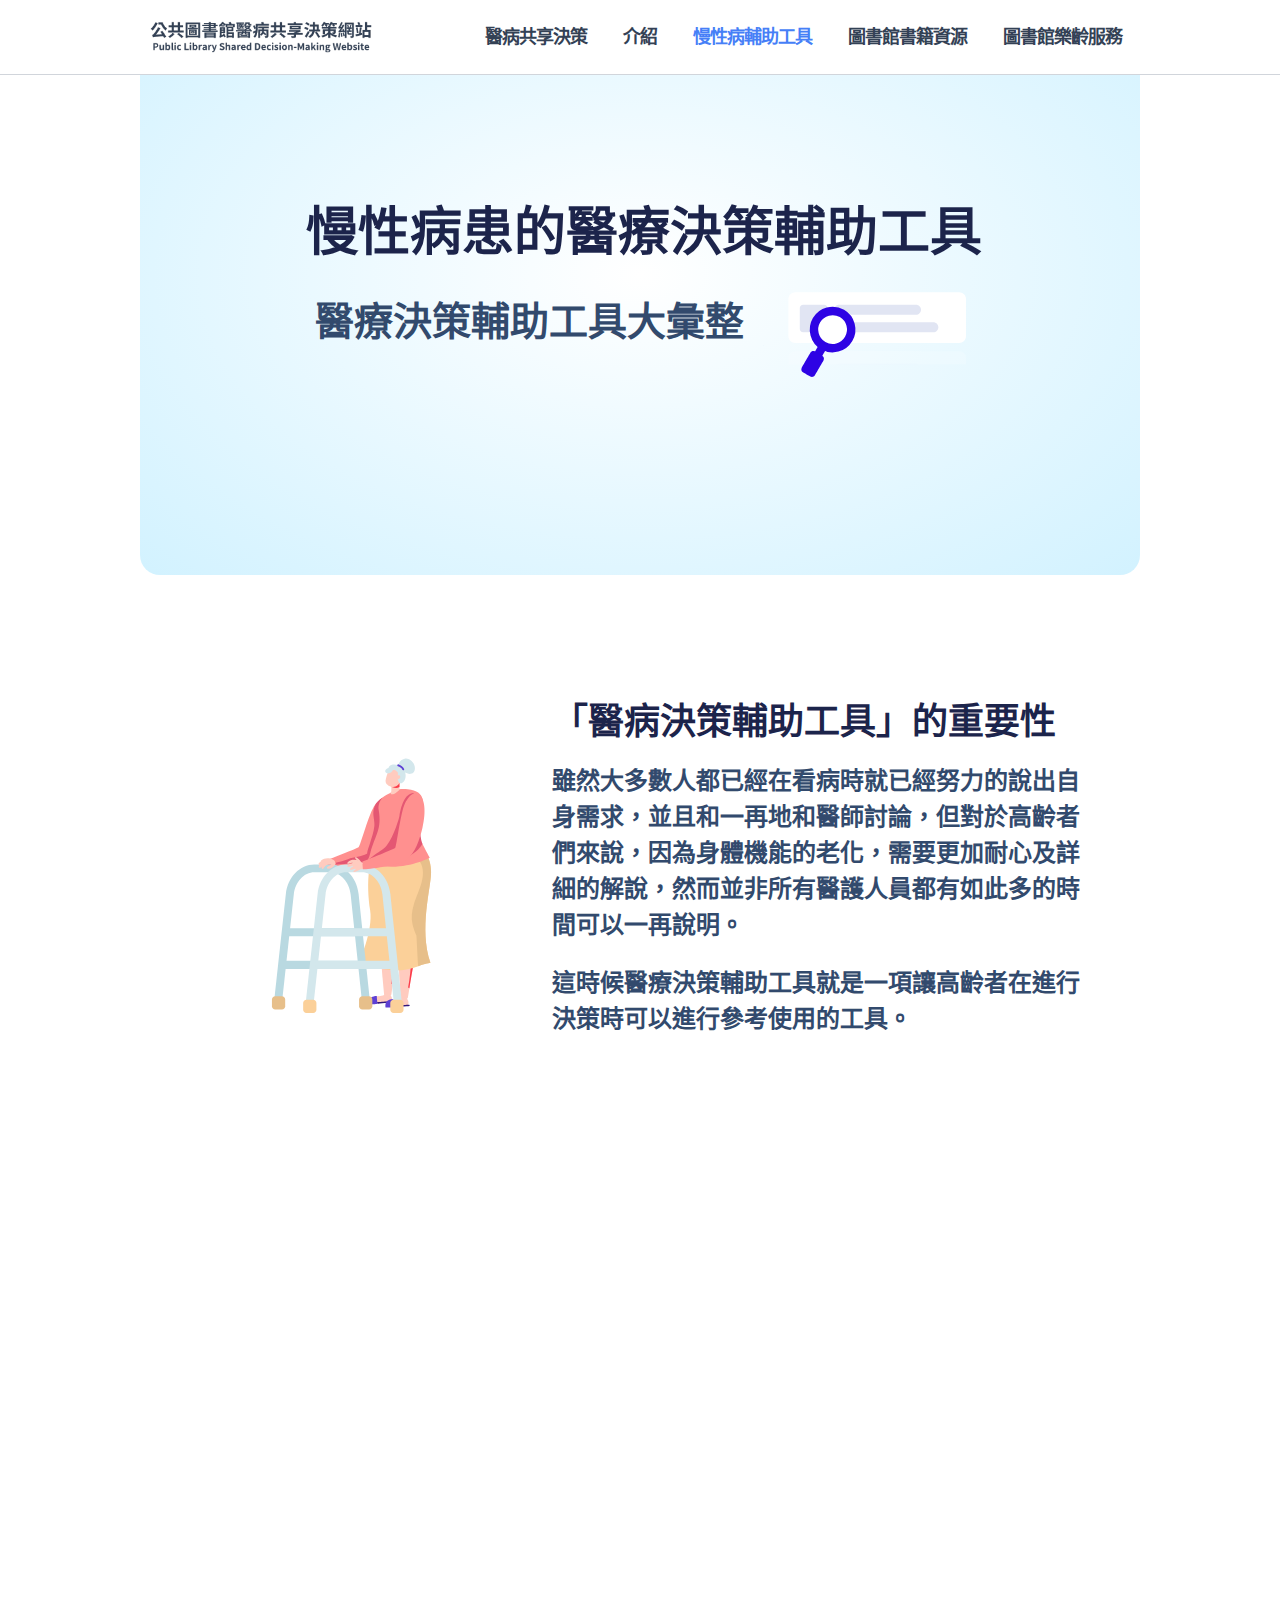
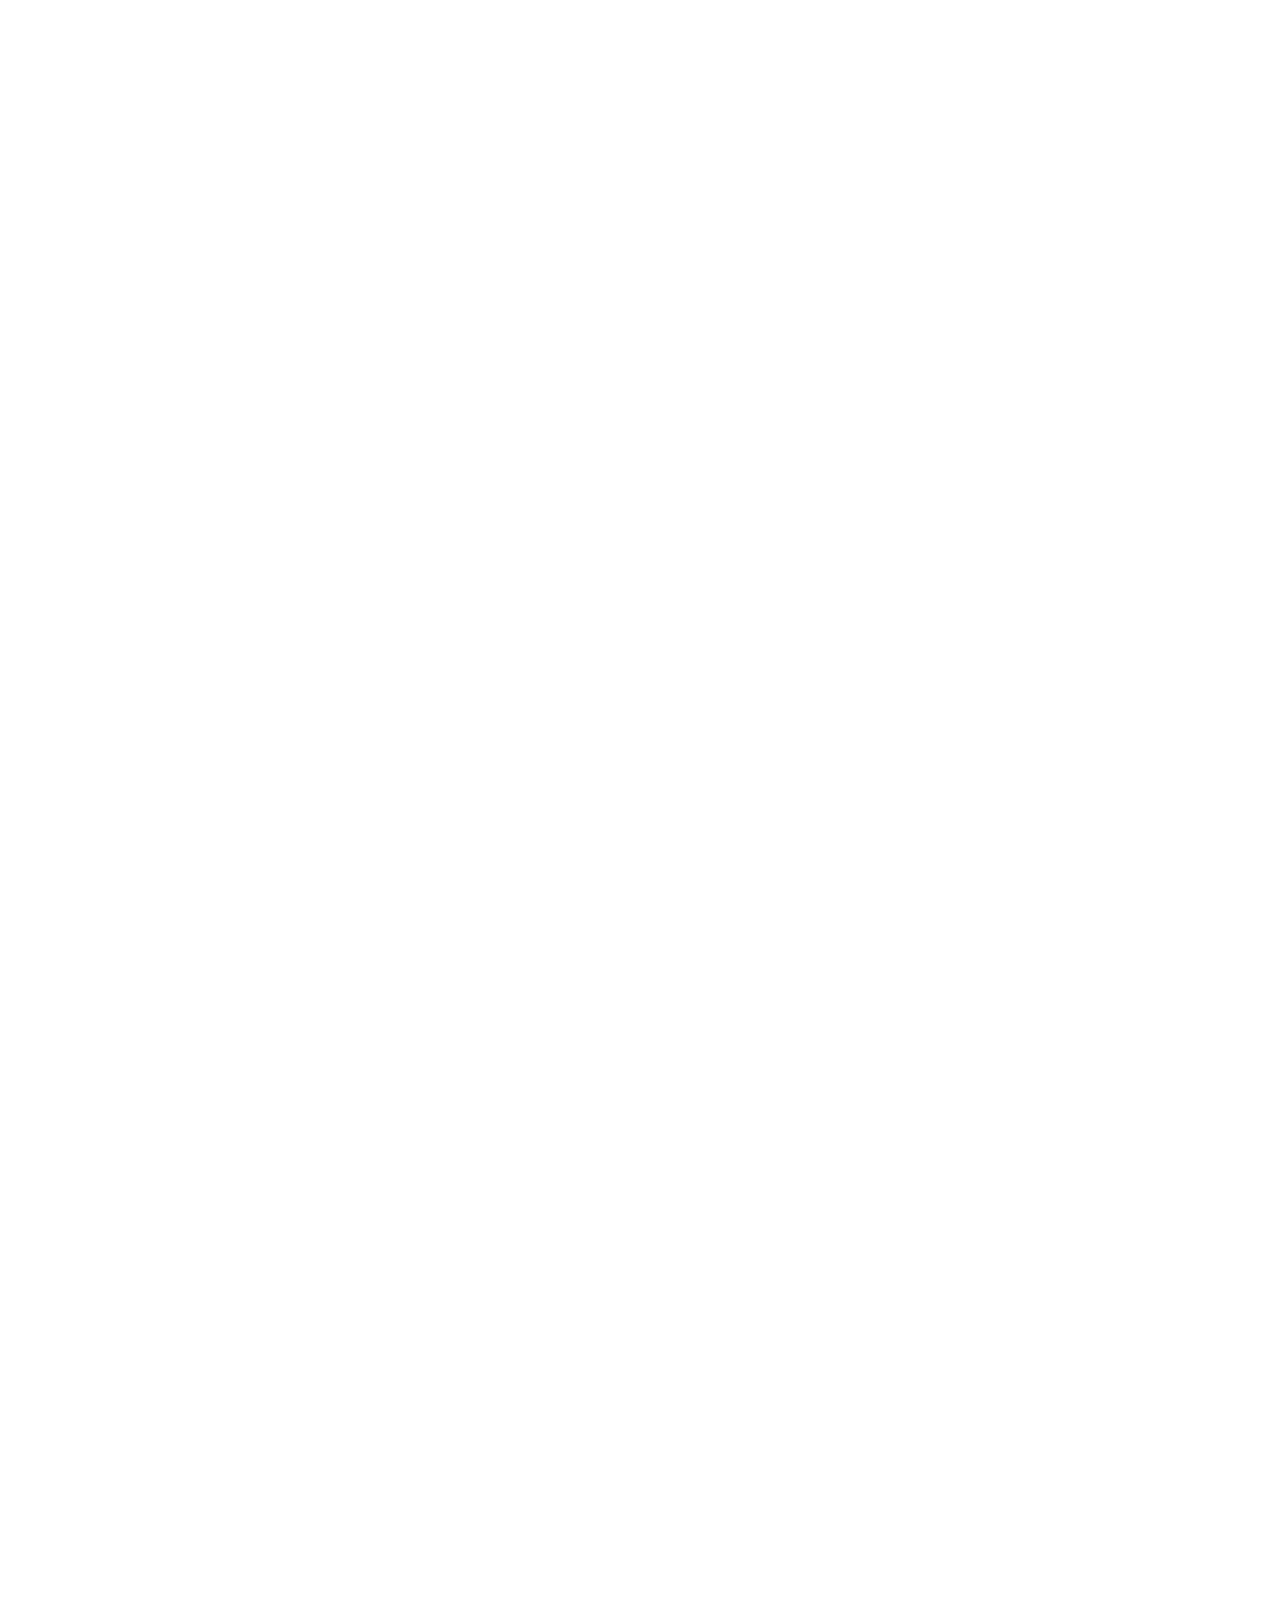
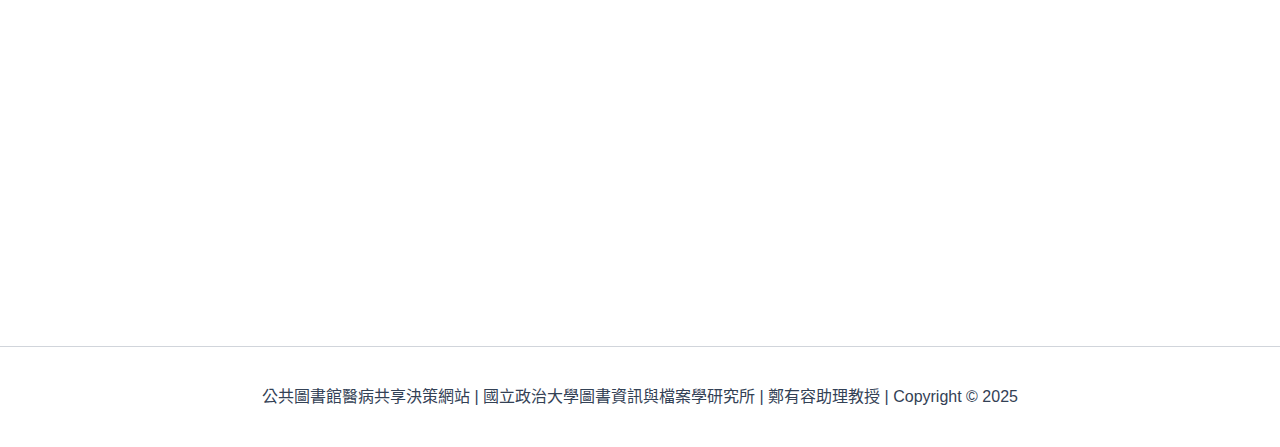
<file: tools/index.html>
<!DOCTYPE html>
<html lang="zh-TW">
<head>
<meta charset="UTF-8">
<meta name="viewport" content="width=device-width, initial-scale=1">
	<link rel="profile" href="https://gmpg.org/xfn/11"> 
	<title>慢性病輔助工具 &#8211; 公共圖書館醫病共享決策網站</title>
<meta name='robots' content="max-image-preview:large" />
	<style>img:is([sizes="auto" i], [sizes^="auto," i]) { contain-intrinsic-size: 3000px 1500px }</style>
	<link rel="alternate" type="application/rss+xml" title="訂閱《公共圖書館醫病共享決策網站》&raquo; 資訊提供" href="/feed/" />
<link rel="alternate" type="application/rss+xml" title="訂閱《公共圖書館醫病共享決策網站》&raquo; 留言的資訊提供" href="/comments/feed/" />
<script>
window._wpemojiSettings = {"baseUrl":"https:\/\/s.w.org\/images\/core\/emoji\/16.0.1\/72x72\/","ext":".png","svgUrl":"https:\/\/s.w.org\/images\/core\/emoji\/16.0.1\/svg\/","svgExt":".svg","source":{"concatemoji":"\/wp-includes\/js\/wp-emoji-release.min.js?ver=6.8.2"}};
/*! This file is auto-generated */
!function(s,n){var o,i,e;function c(e){try{var t={supportTests:e,timestamp:(new Date).valueOf()};sessionStorage.setItem(o,JSON.stringify(t))}catch(e){}}function p(e,t,n){e.clearRect(0,0,e.canvas.width,e.canvas.height),e.fillText(t,0,0);var t=new Uint32Array(e.getImageData(0,0,e.canvas.width,e.canvas.height).data),a=(e.clearRect(0,0,e.canvas.width,e.canvas.height),e.fillText(n,0,0),new Uint32Array(e.getImageData(0,0,e.canvas.width,e.canvas.height).data));return t.every(function(e,t){return e===a[t]})}function u(e,t){e.clearRect(0,0,e.canvas.width,e.canvas.height),e.fillText(t,0,0);for(var n=e.getImageData(16,16,1,1),a=0;a<n.data.length;a++)if(0!==n.data[a])return!1;return!0}function f(e,t,n,a){switch(t){case"flag":return n(e,"\ud83c\udff3\ufe0f\u200d\u26a7\ufe0f","\ud83c\udff3\ufe0f\u200b\u26a7\ufe0f")?!1:!n(e,"\ud83c\udde8\ud83c\uddf6","\ud83c\udde8\u200b\ud83c\uddf6")&&!n(e,"\ud83c\udff4\udb40\udc67\udb40\udc62\udb40\udc65\udb40\udc6e\udb40\udc67\udb40\udc7f","\ud83c\udff4\u200b\udb40\udc67\u200b\udb40\udc62\u200b\udb40\udc65\u200b\udb40\udc6e\u200b\udb40\udc67\u200b\udb40\udc7f");case"emoji":return!a(e,"\ud83e\udedf")}return!1}function g(e,t,n,a){var r="undefined"!=typeof WorkerGlobalScope&&self instanceof WorkerGlobalScope?new OffscreenCanvas(300,150):s.createElement("canvas"),o=r.getContext("2d",{willReadFrequently:!0}),i=(o.textBaseline="top",o.font="600 32px Arial",{});return e.forEach(function(e){i[e]=t(o,e,n,a)}),i}function t(e){var t=s.createElement("script");t.src=e,t.defer=!0,s.head.appendChild(t)}"undefined"!=typeof Promise&&(o="wpEmojiSettingsSupports",i=["flag","emoji"],n.supports={everything:!0,everythingExceptFlag:!0},e=new Promise(function(e){s.addEventListener("DOMContentLoaded",e,{once:!0})}),new Promise(function(t){var n=function(){try{var e=JSON.parse(sessionStorage.getItem(o));if("object"==typeof e&&"number"==typeof e.timestamp&&(new Date).valueOf()<e.timestamp+604800&&"object"==typeof e.supportTests)return e.supportTests}catch(e){}return null}();if(!n){if("undefined"!=typeof Worker&&"undefined"!=typeof OffscreenCanvas&&"undefined"!=typeof URL&&URL.createObjectURL&&"undefined"!=typeof Blob)try{var e="postMessage("+g.toString()+"("+[JSON.stringify(i),f.toString(),p.toString(),u.toString()].join(",")+"));",a=new Blob([e],{type:"text/javascript"}),r=new Worker(URL.createObjectURL(a),{name:"wpTestEmojiSupports"});return void(r.onmessage=function(e){c(n=e.data),r.terminate(),t(n)})}catch(e){}c(n=g(i,f,p,u))}t(n)}).then(function(e){for(var t in e)n.supports[t]=e[t],n.supports.everything=n.supports.everything&&n.supports[t],"flag"!==t&&(n.supports.everythingExceptFlag=n.supports.everythingExceptFlag&&n.supports[t]);n.supports.everythingExceptFlag=n.supports.everythingExceptFlag&&!n.supports.flag,n.DOMReady=!1,n.readyCallback=function(){n.DOMReady=!0}}).then(function(){return e}).then(function(){var e;n.supports.everything||(n.readyCallback(),(e=n.source||{}).concatemoji?t(e.concatemoji):e.wpemoji&&e.twemoji&&(t(e.twemoji),t(e.wpemoji)))}))}((window,document),window._wpemojiSettings);
</script>
<link rel='stylesheet' id='astra-theme-css-css' href="/wp-content/themes/astra/assets/css/minified/main.min.css?ver=4.11.7" media='all' />
<style id='astra-theme-css-inline-css'>
:root{--ast-post-nav-space:0;--ast-container-default-xlg-padding:2.5em;--ast-container-default-lg-padding:2.5em;--ast-container-default-slg-padding:2em;--ast-container-default-md-padding:2.5em;--ast-container-default-sm-padding:2.5em;--ast-container-default-xs-padding:2.4em;--ast-container-default-xxs-padding:1.8em;--ast-code-block-background:#ECEFF3;--ast-comment-inputs-background:#F9FAFB;--ast-normal-container-width:1000px;--ast-narrow-container-width:750px;--ast-blog-title-font-weight:600;--ast-blog-meta-weight:600;--ast-global-color-primary:var(--ast-global-color-5);--ast-global-color-secondary:var(--ast-global-color-4);--ast-global-color-alternate-background:var(--ast-global-color-7);--ast-global-color-subtle-background:var(--ast-global-color-6);--ast-bg-style-guide:#F8FAFC;--ast-shadow-style-guide:0px 0px 4px 0 #00000057;--ast-global-dark-bg-style:#fff;--ast-global-dark-lfs:#fbfbfb;--ast-widget-bg-color:#fafafa;--ast-wc-container-head-bg-color:#fbfbfb;--ast-title-layout-bg:#eeeeee;--ast-search-border-color:#e7e7e7;--ast-lifter-hover-bg:#e6e6e6;--ast-gallery-block-color:#000;--srfm-color-input-label:var(--ast-global-color-2);}html{font-size:100%;}a{color:var(--ast-global-color-0);}a:hover,a:focus{color:var(--ast-global-color-1);}body,button,input,select,textarea,.ast-button,.ast-custom-button{font-family:-apple-system,BlinkMacSystemFont,Segoe UI,Roboto,Oxygen-Sans,Ubuntu,Cantarell,Helvetica Neue,sans-serif;font-weight:400;font-size:16px;font-size:1rem;line-height:var(--ast-body-line-height,1.65);}blockquote{color:var(--ast-global-color-3);}h1,.entry-content h1,h2,.entry-content h2,h3,.entry-content h3,h4,.entry-content h4,h5,.entry-content h5,h6,.entry-content h6,.site-title,.site-title a{font-weight:600;}.ast-site-identity .site-title a{color:var(--ast-global-color-3);}.site-title{font-size:18px;font-size:1.125rem;display:none;}header .custom-logo-link img{max-width:230px;width:230px;}.astra-logo-svg{width:230px;}.site-header .site-description{font-size:15px;font-size:0.9375rem;display:none;}.entry-title{font-size:20px;font-size:1.25rem;}.ast-blog-single-element.ast-taxonomy-container a{font-size:14px;font-size:0.875rem;}.ast-blog-meta-container{font-size:13px;font-size:0.8125rem;}.archive .ast-article-post .ast-article-inner,.blog .ast-article-post .ast-article-inner,.archive .ast-article-post .ast-article-inner:hover,.blog .ast-article-post .ast-article-inner:hover{border-top-left-radius:6px;border-top-right-radius:6px;border-bottom-right-radius:6px;border-bottom-left-radius:6px;overflow:hidden;}h1,.entry-content h1{font-size:36px;font-size:2.25rem;font-weight:600;line-height:1.4em;}h2,.entry-content h2{font-size:30px;font-size:1.875rem;font-weight:600;line-height:1.3em;}h3,.entry-content h3{font-size:24px;font-size:1.5rem;font-weight:600;line-height:1.3em;}h4,.entry-content h4{font-size:20px;font-size:1.25rem;line-height:1.2em;font-weight:600;}h5,.entry-content h5{font-size:18px;font-size:1.125rem;line-height:1.2em;font-weight:600;}h6,.entry-content h6{font-size:16px;font-size:1rem;line-height:1.25em;font-weight:600;}::selection{background-color:var(--ast-global-color-0);color:#ffffff;}body,h1,.entry-title a,.entry-content h1,h2,.entry-content h2,h3,.entry-content h3,h4,.entry-content h4,h5,.entry-content h5,h6,.entry-content h6{color:var(--ast-global-color-3);}.tagcloud a:hover,.tagcloud a:focus,.tagcloud a.current-item{color:#ffffff;border-color:var(--ast-global-color-0);background-color:var(--ast-global-color-0);}input:focus,input[type="text"]:focus,input[type="email"]:focus,input[type="url"]:focus,input[type="password"]:focus,input[type="reset"]:focus,input[type="search"]:focus,textarea:focus{border-color:var(--ast-global-color-0);}input[type="radio"]:checked,input[type=reset],input[type="checkbox"]:checked,input[type="checkbox"]:hover:checked,input[type="checkbox"]:focus:checked,input[type=range]::-webkit-slider-thumb{border-color:var(--ast-global-color-0);background-color:var(--ast-global-color-0);box-shadow:none;}.site-footer a:hover + .post-count,.site-footer a:focus + .post-count{background:var(--ast-global-color-0);border-color:var(--ast-global-color-0);}.single .nav-links .nav-previous,.single .nav-links .nav-next{color:var(--ast-global-color-0);}.entry-meta,.entry-meta *{line-height:1.45;color:var(--ast-global-color-0);font-weight:600;}.entry-meta a:not(.ast-button):hover,.entry-meta a:not(.ast-button):hover *,.entry-meta a:not(.ast-button):focus,.entry-meta a:not(.ast-button):focus *,.page-links > .page-link,.page-links .page-link:hover,.post-navigation a:hover{color:var(--ast-global-color-1);}#cat option,.secondary .calendar_wrap thead a,.secondary .calendar_wrap thead a:visited{color:var(--ast-global-color-0);}.secondary .calendar_wrap #today,.ast-progress-val span{background:var(--ast-global-color-0);}.secondary a:hover + .post-count,.secondary a:focus + .post-count{background:var(--ast-global-color-0);border-color:var(--ast-global-color-0);}.calendar_wrap #today > a{color:#ffffff;}.page-links .page-link,.single .post-navigation a{color:var(--ast-global-color-3);}.ast-search-menu-icon .search-form button.search-submit{padding:0 4px;}.ast-search-menu-icon form.search-form{padding-right:0;}.ast-search-menu-icon.slide-search input.search-field{width:0;}.ast-header-search .ast-search-menu-icon.ast-dropdown-active .search-form,.ast-header-search .ast-search-menu-icon.ast-dropdown-active .search-field:focus{transition:all 0.2s;}.search-form input.search-field:focus{outline:none;}.ast-search-menu-icon .search-form button.search-submit:focus,.ast-theme-transparent-header .ast-header-search .ast-dropdown-active .ast-icon,.ast-theme-transparent-header .ast-inline-search .search-field:focus .ast-icon{color:var(--ast-global-color-1);}.ast-header-search .slide-search .search-form{border:2px solid var(--ast-global-color-0);}.ast-header-search .slide-search .search-field{background-color:(--ast-global-dark-bg-style);}.ast-archive-title{color:var(--ast-global-color-2);}.widget-title{font-size:22px;font-size:1.375rem;color:var(--ast-global-color-2);}.ast-single-post .entry-content a,.ast-comment-content a:not(.ast-comment-edit-reply-wrap a){text-decoration:underline;}.ast-single-post .elementor-widget-button .elementor-button,.ast-single-post .entry-content .uagb-tab a,.ast-single-post .entry-content .uagb-ifb-cta a,.ast-single-post .entry-content .uabb-module-content a,.ast-single-post .entry-content .uagb-post-grid a,.ast-single-post .entry-content .uagb-timeline a,.ast-single-post .entry-content .uagb-toc__wrap a,.ast-single-post .entry-content .uagb-taxomony-box a,.entry-content .wp-block-latest-posts > li > a,.ast-single-post .entry-content .wp-block-file__button,a.ast-post-filter-single,.ast-single-post .ast-comment-content .comment-reply-link,.ast-single-post .ast-comment-content .comment-edit-link{text-decoration:none;}.ast-search-menu-icon.slide-search a:focus-visible:focus-visible,.astra-search-icon:focus-visible,#close:focus-visible,a:focus-visible,.ast-menu-toggle:focus-visible,.site .skip-link:focus-visible,.wp-block-loginout input:focus-visible,.wp-block-search.wp-block-search__button-inside .wp-block-search__inside-wrapper,.ast-header-navigation-arrow:focus-visible,.ast-orders-table__row .ast-orders-table__cell:focus-visible,a#ast-apply-coupon:focus-visible,#ast-apply-coupon:focus-visible,#close:focus-visible,.button.search-submit:focus-visible,#search_submit:focus,.normal-search:focus-visible,.ast-header-account-wrap:focus-visible,.astra-cart-drawer-close:focus,.ast-single-variation:focus,.ast-button:focus{outline-style:dotted;outline-color:inherit;outline-width:thin;}input:focus,input[type="text"]:focus,input[type="email"]:focus,input[type="url"]:focus,input[type="password"]:focus,input[type="reset"]:focus,input[type="search"]:focus,input[type="number"]:focus,textarea:focus,.wp-block-search__input:focus,[data-section="section-header-mobile-trigger"] .ast-button-wrap .ast-mobile-menu-trigger-minimal:focus,.ast-mobile-popup-drawer.active .menu-toggle-close:focus,#ast-scroll-top:focus,#coupon_code:focus,#ast-coupon-code:focus{border-style:dotted;border-color:inherit;border-width:thin;}input{outline:none;}.ast-logo-title-inline .site-logo-img{padding-right:1em;}.site-logo-img img{ transition:all 0.2s linear;}body .ast-oembed-container *{position:absolute;top:0;width:100%;height:100%;left:0;}body .wp-block-embed-pocket-casts .ast-oembed-container *{position:unset;}.ast-single-post-featured-section + article {margin-top: 2em;}.site-content .ast-single-post-featured-section img {width: 100%;overflow: hidden;object-fit: cover;}.ast-separate-container .site-content .ast-single-post-featured-section + article {margin-top: -80px;z-index: 9;position: relative;border-radius: 4px;}@media (min-width: 922px) {.ast-no-sidebar .site-content .ast-article-image-container--wide {margin-left: -120px;margin-right: -120px;max-width: unset;width: unset;}.ast-left-sidebar .site-content .ast-article-image-container--wide,.ast-right-sidebar .site-content .ast-article-image-container--wide {margin-left: -10px;margin-right: -10px;}.site-content .ast-article-image-container--full {margin-left: calc( -50vw + 50%);margin-right: calc( -50vw + 50%);max-width: 100vw;width: 100vw;}.ast-left-sidebar .site-content .ast-article-image-container--full,.ast-right-sidebar .site-content .ast-article-image-container--full {margin-left: -10px;margin-right: -10px;max-width: inherit;width: auto;}}.site > .ast-single-related-posts-container {margin-top: 0;}@media (min-width: 922px) {.ast-desktop .ast-container--narrow {max-width: var(--ast-narrow-container-width);margin: 0 auto;}}input[type="text"],input[type="number"],input[type="email"],input[type="url"],input[type="password"],input[type="search"],input[type=reset],input[type=tel],input[type=date],select,textarea{font-size:16px;font-style:normal;font-weight:400;line-height:24px;width:100%;padding:12px 16px;border-radius:4px;box-shadow:0px 1px 2px 0px rgba(0,0,0,0.05);color:var(--ast-form-input-text,#475569);}input[type="text"],input[type="number"],input[type="email"],input[type="url"],input[type="password"],input[type="search"],input[type=reset],input[type=tel],input[type=date],select{height:40px;}input[type="date"]{border-width:1px;border-style:solid;border-color:var(--ast-border-color);background:var( --ast-global-color-secondary,--ast-global-color-5 );}input[type="text"]:focus,input[type="number"]:focus,input[type="email"]:focus,input[type="url"]:focus,input[type="password"]:focus,input[type="search"]:focus,input[type=reset]:focus,input[type="tel"]:focus,input[type="date"]:focus,select:focus,textarea:focus{border-color:#046BD2;box-shadow:none;outline:none;color:var(--ast-form-input-focus-text,#475569);}label,legend{color:#111827;font-size:14px;font-style:normal;font-weight:500;line-height:20px;}select{padding:6px 10px;}fieldset{padding:30px;border-radius:4px;}button,.ast-button,.button,input[type="button"],input[type="reset"],input[type="submit"]{border-radius:4px;box-shadow:0px 1px 2px 0px rgba(0,0,0,0.05);}:root{--ast-comment-inputs-background:#FFF;}::placeholder{color:var(--ast-form-field-color,#9CA3AF);}::-ms-input-placeholder{color:var(--ast-form-field-color,#9CA3AF);}@media (max-width:921.9px){#ast-desktop-header{display:none;}}@media (min-width:922px){#ast-mobile-header{display:none;}}.wp-block-buttons.aligncenter{justify-content:center;}@media (max-width:921px){.ast-theme-transparent-header #primary,.ast-theme-transparent-header #secondary{padding:0;}}@media (max-width:921px){.ast-plain-container.ast-no-sidebar #primary{padding:0;}}.ast-plain-container.ast-no-sidebar #primary{margin-top:0;margin-bottom:0;}@media (min-width:1200px){.ast-plain-container.ast-no-sidebar #primary{margin-top:60px;margin-bottom:60px;}}.wp-block-button.is-style-outline .wp-block-button__link{border-color:var(--ast-global-color-0);}div.wp-block-button.is-style-outline > .wp-block-button__link:not(.has-text-color),div.wp-block-button.wp-block-button__link.is-style-outline:not(.has-text-color){color:var(--ast-global-color-0);}.wp-block-button.is-style-outline .wp-block-button__link:hover,.wp-block-buttons .wp-block-button.is-style-outline .wp-block-button__link:focus,.wp-block-buttons .wp-block-button.is-style-outline > .wp-block-button__link:not(.has-text-color):hover,.wp-block-buttons .wp-block-button.wp-block-button__link.is-style-outline:not(.has-text-color):hover{color:#ffffff;background-color:var(--ast-global-color-1);border-color:var(--ast-global-color-1);}.post-page-numbers.current .page-link,.ast-pagination .page-numbers.current{color:#ffffff;border-color:var(--ast-global-color-0);background-color:var(--ast-global-color-0);}.wp-block-buttons .wp-block-button.is-style-outline .wp-block-button__link.wp-element-button,.ast-outline-button,.wp-block-uagb-buttons-child .uagb-buttons-repeater.ast-outline-button{border-color:var(--ast-global-color-0);font-family:inherit;font-weight:500;font-size:16px;font-size:1rem;line-height:1em;padding-top:13px;padding-right:30px;padding-bottom:13px;padding-left:30px;}.wp-block-buttons .wp-block-button.is-style-outline > .wp-block-button__link:not(.has-text-color),.wp-block-buttons .wp-block-button.wp-block-button__link.is-style-outline:not(.has-text-color),.ast-outline-button{color:var(--ast-global-color-0);}.wp-block-button.is-style-outline .wp-block-button__link:hover,.wp-block-buttons .wp-block-button.is-style-outline .wp-block-button__link:focus,.wp-block-buttons .wp-block-button.is-style-outline > .wp-block-button__link:not(.has-text-color):hover,.wp-block-buttons .wp-block-button.wp-block-button__link.is-style-outline:not(.has-text-color):hover,.ast-outline-button:hover,.ast-outline-button:focus,.wp-block-uagb-buttons-child .uagb-buttons-repeater.ast-outline-button:hover,.wp-block-uagb-buttons-child .uagb-buttons-repeater.ast-outline-button:focus{color:#ffffff;background-color:var(--ast-global-color-1);border-color:var(--ast-global-color-1);}.ast-single-post .entry-content a.ast-outline-button,.ast-single-post .entry-content .is-style-outline>.wp-block-button__link{text-decoration:none;}.wp-block-button .wp-block-button__link.wp-element-button.is-style-outline:not(.has-background),.wp-block-button.is-style-outline>.wp-block-button__link.wp-element-button:not(.has-background),.ast-outline-button{background-color:transparent;}.uagb-buttons-repeater.ast-outline-button{border-radius:9999px;}@media (max-width:921px){.wp-block-buttons .wp-block-button.is-style-outline .wp-block-button__link.wp-element-button,.ast-outline-button,.wp-block-uagb-buttons-child .uagb-buttons-repeater.ast-outline-button{padding-top:12px;padding-right:28px;padding-bottom:12px;padding-left:28px;}}@media (max-width:544px){.wp-block-buttons .wp-block-button.is-style-outline .wp-block-button__link.wp-element-button,.ast-outline-button,.wp-block-uagb-buttons-child .uagb-buttons-repeater.ast-outline-button{padding-top:10px;padding-right:24px;padding-bottom:10px;padding-left:24px;}}.entry-content[data-ast-blocks-layout] > figure{margin-bottom:1em;}h1.widget-title{font-weight:600;}h2.widget-title{font-weight:600;}h3.widget-title{font-weight:600;}#page{display:flex;flex-direction:column;min-height:100vh;}.ast-404-layout-1 h1.page-title{color:var(--ast-global-color-2);}.single .post-navigation a{line-height:1em;height:inherit;}.error-404 .page-sub-title{font-size:1.5rem;font-weight:inherit;}.search .site-content .content-area .search-form{margin-bottom:0;}#page .site-content{flex-grow:1;}.widget{margin-bottom:1.25em;}#secondary li{line-height:1.5em;}#secondary .wp-block-group h2{margin-bottom:0.7em;}#secondary h2{font-size:1.7rem;}.ast-separate-container .ast-article-post,.ast-separate-container .ast-article-single,.ast-separate-container .comment-respond{padding:3em;}.ast-separate-container .ast-article-single .ast-article-single{padding:0;}.ast-article-single .wp-block-post-template-is-layout-grid{padding-left:0;}.ast-separate-container .comments-title,.ast-narrow-container .comments-title{padding:1.5em 2em;}.ast-page-builder-template .comment-form-textarea,.ast-comment-formwrap .ast-grid-common-col{padding:0;}.ast-comment-formwrap{padding:0;display:inline-flex;column-gap:20px;width:100%;margin-left:0;margin-right:0;}.comments-area textarea#comment:focus,.comments-area textarea#comment:active,.comments-area .ast-comment-formwrap input[type="text"]:focus,.comments-area .ast-comment-formwrap input[type="text"]:active {box-shadow:none;outline:none;}.archive.ast-page-builder-template .entry-header{margin-top:2em;}.ast-page-builder-template .ast-comment-formwrap{width:100%;}.entry-title{margin-bottom:0.6em;}.ast-archive-description p{font-size:inherit;font-weight:inherit;line-height:inherit;}.ast-separate-container .ast-comment-list li.depth-1,.hentry{margin-bottom:1.5em;}.site-content section.ast-archive-description{margin-bottom:2em;}@media (min-width:921px){.ast-left-sidebar.ast-page-builder-template #secondary,.archive.ast-right-sidebar.ast-page-builder-template .site-main{padding-left:20px;padding-right:20px;}}@media (max-width:544px){.ast-comment-formwrap.ast-row{column-gap:10px;display:inline-block;}#ast-commentform .ast-grid-common-col{position:relative;width:100%;}}@media (min-width:1201px){.ast-separate-container .ast-article-post,.ast-separate-container .ast-article-single,.ast-separate-container .ast-author-box,.ast-separate-container .ast-404-layout-1,.ast-separate-container .no-results{padding:3em;}}@media (max-width:921px){.ast-separate-container #primary,.ast-separate-container #secondary{padding:1.5em 0;}#primary,#secondary{padding:1.5em 0;margin:0;}.ast-left-sidebar #content > .ast-container{display:flex;flex-direction:column-reverse;width:100%;}}@media (min-width:922px){.ast-separate-container.ast-right-sidebar #primary,.ast-separate-container.ast-left-sidebar #primary{border:0;}.search-no-results.ast-separate-container #primary{margin-bottom:4em;}}.wp-block-button .wp-block-button__link{color:#ffffff;}.wp-block-button .wp-block-button__link:hover,.wp-block-button .wp-block-button__link:focus{color:#ffffff;background-color:var(--ast-global-color-1);border-color:var(--ast-global-color-1);}.elementor-widget-heading h1.elementor-heading-title{line-height:1.4em;}.elementor-widget-heading h2.elementor-heading-title{line-height:1.3em;}.elementor-widget-heading h3.elementor-heading-title{line-height:1.3em;}.elementor-widget-heading h4.elementor-heading-title{line-height:1.2em;}.elementor-widget-heading h5.elementor-heading-title{line-height:1.2em;}.elementor-widget-heading h6.elementor-heading-title{line-height:1.25em;}.wp-block-button .wp-block-button__link,.wp-block-search .wp-block-search__button,body .wp-block-file .wp-block-file__button{border-color:var(--ast-global-color-0);background-color:var(--ast-global-color-0);color:#ffffff;font-family:inherit;font-weight:500;line-height:1em;font-size:16px;font-size:1rem;padding-top:15px;padding-right:30px;padding-bottom:15px;padding-left:30px;}.ast-single-post .entry-content .wp-block-button .wp-block-button__link,.ast-single-post .entry-content .wp-block-search .wp-block-search__button,body .entry-content .wp-block-file .wp-block-file__button{text-decoration:none;}@media (max-width:921px){.wp-block-button .wp-block-button__link,.wp-block-search .wp-block-search__button,body .wp-block-file .wp-block-file__button{padding-top:14px;padding-right:28px;padding-bottom:14px;padding-left:28px;}}@media (max-width:544px){.wp-block-button .wp-block-button__link,.wp-block-search .wp-block-search__button,body .wp-block-file .wp-block-file__button{padding-top:12px;padding-right:24px;padding-bottom:12px;padding-left:24px;}}.menu-toggle,button,.ast-button,.ast-custom-button,.button,input#submit,input[type="button"],input[type="submit"],input[type="reset"],#comments .submit,.search .search-submit,form[CLASS*="wp-block-search__"].wp-block-search .wp-block-search__inside-wrapper .wp-block-search__button,body .wp-block-file .wp-block-file__button,.search .search-submit{border-style:solid;border-top-width:0;border-right-width:0;border-left-width:0;border-bottom-width:0;color:#ffffff;border-color:var(--ast-global-color-0);background-color:var(--ast-global-color-0);padding-top:15px;padding-right:30px;padding-bottom:15px;padding-left:30px;font-family:inherit;font-weight:500;font-size:16px;font-size:1rem;line-height:1em;}button:focus,.menu-toggle:hover,button:hover,.ast-button:hover,.ast-custom-button:hover .button:hover,.ast-custom-button:hover ,input[type=reset]:hover,input[type=reset]:focus,input#submit:hover,input#submit:focus,input[type="button"]:hover,input[type="button"]:focus,input[type="submit"]:hover,input[type="submit"]:focus,form[CLASS*="wp-block-search__"].wp-block-search .wp-block-search__inside-wrapper .wp-block-search__button:hover,form[CLASS*="wp-block-search__"].wp-block-search .wp-block-search__inside-wrapper .wp-block-search__button:focus,body .wp-block-file .wp-block-file__button:hover,body .wp-block-file .wp-block-file__button:focus{color:#ffffff;background-color:var(--ast-global-color-1);border-color:var(--ast-global-color-1);}form[CLASS*="wp-block-search__"].wp-block-search .wp-block-search__inside-wrapper .wp-block-search__button.has-icon{padding-top:calc(15px - 3px);padding-right:calc(30px - 3px);padding-bottom:calc(15px - 3px);padding-left:calc(30px - 3px);}@media (max-width:921px){.menu-toggle,button,.ast-button,.ast-custom-button,.button,input#submit,input[type="button"],input[type="submit"],input[type="reset"],#comments .submit,.search .search-submit,form[CLASS*="wp-block-search__"].wp-block-search .wp-block-search__inside-wrapper .wp-block-search__button,body .wp-block-file .wp-block-file__button,.search .search-submit{padding-top:14px;padding-right:28px;padding-bottom:14px;padding-left:28px;}}@media (max-width:544px){.menu-toggle,button,.ast-button,.ast-custom-button,.button,input#submit,input[type="button"],input[type="submit"],input[type="reset"],#comments .submit,.search .search-submit,form[CLASS*="wp-block-search__"].wp-block-search .wp-block-search__inside-wrapper .wp-block-search__button,body .wp-block-file .wp-block-file__button,.search .search-submit{padding-top:12px;padding-right:24px;padding-bottom:12px;padding-left:24px;}}@media (max-width:921px){.ast-mobile-header-stack .main-header-bar .ast-search-menu-icon{display:inline-block;}.ast-header-break-point.ast-header-custom-item-outside .ast-mobile-header-stack .main-header-bar .ast-search-icon{margin:0;}.ast-comment-avatar-wrap img{max-width:2.5em;}.ast-comment-meta{padding:0 1.8888em 1.3333em;}}@media (min-width:544px){.ast-container{max-width:100%;}}@media (max-width:544px){.ast-separate-container .ast-article-post,.ast-separate-container .ast-article-single,.ast-separate-container .comments-title,.ast-separate-container .ast-archive-description{padding:1.5em 1em;}.ast-separate-container #content .ast-container{padding-left:0.54em;padding-right:0.54em;}.ast-separate-container .ast-comment-list .bypostauthor{padding:.5em;}.ast-search-menu-icon.ast-dropdown-active .search-field{width:170px;}} #ast-mobile-header .ast-site-header-cart-li a{pointer-events:none;}.ast-separate-container{background-color:var(--ast-global-color-4);background-image:none;}@media (max-width:921px){.site-title{font-size:22px;font-size:1.375rem;display:none;}.site-header .site-description{display:none;}h1,.entry-content h1{font-size:30px;}h2,.entry-content h2{font-size:25px;}h3,.entry-content h3{font-size:20px;}.astra-logo-svg{width:210px;}header .custom-logo-link img,.ast-header-break-point .site-logo-img .custom-mobile-logo-link img{max-width:210px;width:210px;}}@media (max-width:544px){.site-title{font-size:16px;font-size:1rem;display:none;}.site-header .site-description{display:none;}h1,.entry-content h1{font-size:30px;}h2,.entry-content h2{font-size:25px;}h3,.entry-content h3{font-size:20px;}header .custom-logo-link img,.ast-header-break-point .site-branding img,.ast-header-break-point .custom-logo-link img{max-width:180px;width:180px;}.astra-logo-svg{width:180px;}.ast-header-break-point .site-logo-img .custom-mobile-logo-link img{max-width:180px;}}@media (max-width:921px){html{font-size:91.2%;}}@media (max-width:544px){html{font-size:91.2%;}}@media (min-width:922px){.ast-container{max-width:1040px;}}@media (min-width:922px){.site-content .ast-container{display:flex;}}@media (max-width:921px){.site-content .ast-container{flex-direction:column;}}.entry-content h1,.entry-content h2,.entry-content h3,.entry-content h4,.entry-content h5,.entry-content h6{clear:none;}@media (min-width:922px){.main-header-menu .sub-menu .menu-item.ast-left-align-sub-menu:hover > .sub-menu,.main-header-menu .sub-menu .menu-item.ast-left-align-sub-menu.focus > .sub-menu{margin-left:-0px;}}.entry-content li > p{margin-bottom:0;}.site .comments-area{padding-bottom:2em;margin-top:2em;}.wp-block-file {display: flex;align-items: center;flex-wrap: wrap;justify-content: space-between;}.wp-block-pullquote {border: none;}.wp-block-pullquote blockquote::before {content: "\201D";font-family: "Helvetica",sans-serif;display: flex;transform: rotate( 180deg );font-size: 6rem;font-style: normal;line-height: 1;font-weight: bold;align-items: center;justify-content: center;}.has-text-align-right > blockquote::before {justify-content: flex-start;}.has-text-align-left > blockquote::before {justify-content: flex-end;}figure.wp-block-pullquote.is-style-solid-color blockquote {max-width: 100%;text-align: inherit;}:root {--wp--custom--ast-default-block-top-padding: 3em;--wp--custom--ast-default-block-right-padding: 3em;--wp--custom--ast-default-block-bottom-padding: 3em;--wp--custom--ast-default-block-left-padding: 3em;--wp--custom--ast-container-width: 1000px;--wp--custom--ast-content-width-size: 1000px;--wp--custom--ast-wide-width-size: calc(1000px + var(--wp--custom--ast-default-block-left-padding) + var(--wp--custom--ast-default-block-right-padding));}.ast-narrow-container {--wp--custom--ast-content-width-size: 750px;--wp--custom--ast-wide-width-size: 750px;}@media(max-width: 921px) {:root {--wp--custom--ast-default-block-top-padding: 3em;--wp--custom--ast-default-block-right-padding: 2em;--wp--custom--ast-default-block-bottom-padding: 3em;--wp--custom--ast-default-block-left-padding: 2em;}}@media(max-width: 544px) {:root {--wp--custom--ast-default-block-top-padding: 3em;--wp--custom--ast-default-block-right-padding: 1.5em;--wp--custom--ast-default-block-bottom-padding: 3em;--wp--custom--ast-default-block-left-padding: 1.5em;}}.entry-content > .wp-block-group,.entry-content > .wp-block-cover,.entry-content > .wp-block-columns {padding-top: var(--wp--custom--ast-default-block-top-padding);padding-right: var(--wp--custom--ast-default-block-right-padding);padding-bottom: var(--wp--custom--ast-default-block-bottom-padding);padding-left: var(--wp--custom--ast-default-block-left-padding);}.ast-plain-container.ast-no-sidebar .entry-content > .alignfull,.ast-page-builder-template .ast-no-sidebar .entry-content > .alignfull {margin-left: calc( -50vw + 50%);margin-right: calc( -50vw + 50%);max-width: 100vw;width: 100vw;}.ast-plain-container.ast-no-sidebar .entry-content .alignfull .alignfull,.ast-page-builder-template.ast-no-sidebar .entry-content .alignfull .alignfull,.ast-plain-container.ast-no-sidebar .entry-content .alignfull .alignwide,.ast-page-builder-template.ast-no-sidebar .entry-content .alignfull .alignwide,.ast-plain-container.ast-no-sidebar .entry-content .alignwide .alignfull,.ast-page-builder-template.ast-no-sidebar .entry-content .alignwide .alignfull,.ast-plain-container.ast-no-sidebar .entry-content .alignwide .alignwide,.ast-page-builder-template.ast-no-sidebar .entry-content .alignwide .alignwide,.ast-plain-container.ast-no-sidebar .entry-content .wp-block-column .alignfull,.ast-page-builder-template.ast-no-sidebar .entry-content .wp-block-column .alignfull,.ast-plain-container.ast-no-sidebar .entry-content .wp-block-column .alignwide,.ast-page-builder-template.ast-no-sidebar .entry-content .wp-block-column .alignwide {margin-left: auto;margin-right: auto;width: 100%;}[data-ast-blocks-layout] .wp-block-separator:not(.is-style-dots) {height: 0;}[data-ast-blocks-layout] .wp-block-separator {margin: 20px auto;}[data-ast-blocks-layout] .wp-block-separator:not(.is-style-wide):not(.is-style-dots) {max-width: 100px;}[data-ast-blocks-layout] .wp-block-separator.has-background {padding: 0;}.entry-content[data-ast-blocks-layout] > * {max-width: var(--wp--custom--ast-content-width-size);margin-left: auto;margin-right: auto;}.entry-content[data-ast-blocks-layout] > .alignwide {max-width: var(--wp--custom--ast-wide-width-size);}.entry-content[data-ast-blocks-layout] .alignfull {max-width: none;}.entry-content .wp-block-columns {margin-bottom: 0;}blockquote {margin: 1.5em;border-color: rgba(0,0,0,0.05);}.wp-block-quote:not(.has-text-align-right):not(.has-text-align-center) {border-left: 5px solid rgba(0,0,0,0.05);}.has-text-align-right > blockquote,blockquote.has-text-align-right {border-right: 5px solid rgba(0,0,0,0.05);}.has-text-align-left > blockquote,blockquote.has-text-align-left {border-left: 5px solid rgba(0,0,0,0.05);}.wp-block-site-tagline,.wp-block-latest-posts .read-more {margin-top: 15px;}.wp-block-loginout p label {display: block;}.wp-block-loginout p:not(.login-remember):not(.login-submit) input {width: 100%;}.wp-block-loginout input:focus {border-color: transparent;}.wp-block-loginout input:focus {outline: thin dotted;}.entry-content .wp-block-media-text .wp-block-media-text__content {padding: 0 0 0 8%;}.entry-content .wp-block-media-text.has-media-on-the-right .wp-block-media-text__content {padding: 0 8% 0 0;}.entry-content .wp-block-media-text.has-background .wp-block-media-text__content {padding: 8%;}.entry-content .wp-block-cover:not([class*="background-color"]):not(.has-text-color.has-link-color) .wp-block-cover__inner-container,.entry-content .wp-block-cover:not([class*="background-color"]) .wp-block-cover-image-text,.entry-content .wp-block-cover:not([class*="background-color"]) .wp-block-cover-text,.entry-content .wp-block-cover-image:not([class*="background-color"]) .wp-block-cover__inner-container,.entry-content .wp-block-cover-image:not([class*="background-color"]) .wp-block-cover-image-text,.entry-content .wp-block-cover-image:not([class*="background-color"]) .wp-block-cover-text {color: var(--ast-global-color-primary,var(--ast-global-color-5));}.wp-block-loginout .login-remember input {width: 1.1rem;height: 1.1rem;margin: 0 5px 4px 0;vertical-align: middle;}.wp-block-latest-posts > li > *:first-child,.wp-block-latest-posts:not(.is-grid) > li:first-child {margin-top: 0;}.entry-content > .wp-block-buttons,.entry-content > .wp-block-uagb-buttons {margin-bottom: 1.5em;}.wp-block-search__inside-wrapper .wp-block-search__input {padding: 0 10px;color: var(--ast-global-color-3);background: var(--ast-global-color-primary,var(--ast-global-color-5));border-color: var(--ast-border-color);}.wp-block-latest-posts .read-more {margin-bottom: 1.5em;}.wp-block-search__no-button .wp-block-search__inside-wrapper .wp-block-search__input {padding-top: 5px;padding-bottom: 5px;}.wp-block-latest-posts .wp-block-latest-posts__post-date,.wp-block-latest-posts .wp-block-latest-posts__post-author {font-size: 1rem;}.wp-block-latest-posts > li > *,.wp-block-latest-posts:not(.is-grid) > li {margin-top: 12px;margin-bottom: 12px;}.ast-page-builder-template .entry-content[data-ast-blocks-layout] > *,.ast-page-builder-template .entry-content[data-ast-blocks-layout] > .alignfull:not(.wp-block-group):not(.uagb-is-root-container) > * {max-width: none;}.ast-page-builder-template .entry-content[data-ast-blocks-layout] > .alignwide:not(.uagb-is-root-container) > * {max-width: var(--wp--custom--ast-wide-width-size);}.ast-page-builder-template .entry-content[data-ast-blocks-layout] > .inherit-container-width > *,.ast-page-builder-template .entry-content[data-ast-blocks-layout] > *:not(.wp-block-group):not(.uagb-is-root-container) > *,.entry-content[data-ast-blocks-layout] > .wp-block-cover .wp-block-cover__inner-container {max-width: var(--wp--custom--ast-content-width-size) ;margin-left: auto;margin-right: auto;}.entry-content[data-ast-blocks-layout] .wp-block-cover:not(.alignleft):not(.alignright) {width: auto;}@media(max-width: 1200px) {.ast-separate-container .entry-content > .alignfull,.ast-separate-container .entry-content[data-ast-blocks-layout] > .alignwide,.ast-plain-container .entry-content[data-ast-blocks-layout] > .alignwide,.ast-plain-container .entry-content .alignfull {margin-left: calc(-1 * min(var(--ast-container-default-xlg-padding),20px)) ;margin-right: calc(-1 * min(var(--ast-container-default-xlg-padding),20px));}}@media(min-width: 1201px) {.ast-separate-container .entry-content > .alignfull {margin-left: calc(-1 * var(--ast-container-default-xlg-padding) );margin-right: calc(-1 * var(--ast-container-default-xlg-padding) );}.ast-separate-container .entry-content[data-ast-blocks-layout] > .alignwide,.ast-plain-container .entry-content[data-ast-blocks-layout] > .alignwide {margin-left: calc(-1 * var(--wp--custom--ast-default-block-left-padding) );margin-right: calc(-1 * var(--wp--custom--ast-default-block-right-padding) );}}@media(min-width: 921px) {.ast-separate-container .entry-content .wp-block-group.alignwide:not(.inherit-container-width) > :where(:not(.alignleft):not(.alignright)),.ast-plain-container .entry-content .wp-block-group.alignwide:not(.inherit-container-width) > :where(:not(.alignleft):not(.alignright)) {max-width: calc( var(--wp--custom--ast-content-width-size) + 80px );}.ast-plain-container.ast-right-sidebar .entry-content[data-ast-blocks-layout] .alignfull,.ast-plain-container.ast-left-sidebar .entry-content[data-ast-blocks-layout] .alignfull {margin-left: -60px;margin-right: -60px;}}@media(min-width: 544px) {.entry-content > .alignleft {margin-right: 20px;}.entry-content > .alignright {margin-left: 20px;}}@media (max-width:544px){.wp-block-columns .wp-block-column:not(:last-child){margin-bottom:20px;}.wp-block-latest-posts{margin:0;}}@media( max-width: 600px ) {.entry-content .wp-block-media-text .wp-block-media-text__content,.entry-content .wp-block-media-text.has-media-on-the-right .wp-block-media-text__content {padding: 8% 0 0;}.entry-content .wp-block-media-text.has-background .wp-block-media-text__content {padding: 8%;}}.ast-page-builder-template .entry-header {padding-left: 0;}.ast-narrow-container .site-content .wp-block-uagb-image--align-full .wp-block-uagb-image__figure {max-width: 100%;margin-left: auto;margin-right: auto;}.entry-content ul,.entry-content ol {padding: revert;margin: revert;padding-left: 20px;}:root .has-ast-global-color-0-color{color:var(--ast-global-color-0);}:root .has-ast-global-color-0-background-color{background-color:var(--ast-global-color-0);}:root .wp-block-button .has-ast-global-color-0-color{color:var(--ast-global-color-0);}:root .wp-block-button .has-ast-global-color-0-background-color{background-color:var(--ast-global-color-0);}:root .has-ast-global-color-1-color{color:var(--ast-global-color-1);}:root .has-ast-global-color-1-background-color{background-color:var(--ast-global-color-1);}:root .wp-block-button .has-ast-global-color-1-color{color:var(--ast-global-color-1);}:root .wp-block-button .has-ast-global-color-1-background-color{background-color:var(--ast-global-color-1);}:root .has-ast-global-color-2-color{color:var(--ast-global-color-2);}:root .has-ast-global-color-2-background-color{background-color:var(--ast-global-color-2);}:root .wp-block-button .has-ast-global-color-2-color{color:var(--ast-global-color-2);}:root .wp-block-button .has-ast-global-color-2-background-color{background-color:var(--ast-global-color-2);}:root .has-ast-global-color-3-color{color:var(--ast-global-color-3);}:root .has-ast-global-color-3-background-color{background-color:var(--ast-global-color-3);}:root .wp-block-button .has-ast-global-color-3-color{color:var(--ast-global-color-3);}:root .wp-block-button .has-ast-global-color-3-background-color{background-color:var(--ast-global-color-3);}:root .has-ast-global-color-4-color{color:var(--ast-global-color-4);}:root .has-ast-global-color-4-background-color{background-color:var(--ast-global-color-4);}:root .wp-block-button .has-ast-global-color-4-color{color:var(--ast-global-color-4);}:root .wp-block-button .has-ast-global-color-4-background-color{background-color:var(--ast-global-color-4);}:root .has-ast-global-color-5-color{color:var(--ast-global-color-5);}:root .has-ast-global-color-5-background-color{background-color:var(--ast-global-color-5);}:root .wp-block-button .has-ast-global-color-5-color{color:var(--ast-global-color-5);}:root .wp-block-button .has-ast-global-color-5-background-color{background-color:var(--ast-global-color-5);}:root .has-ast-global-color-6-color{color:var(--ast-global-color-6);}:root .has-ast-global-color-6-background-color{background-color:var(--ast-global-color-6);}:root .wp-block-button .has-ast-global-color-6-color{color:var(--ast-global-color-6);}:root .wp-block-button .has-ast-global-color-6-background-color{background-color:var(--ast-global-color-6);}:root .has-ast-global-color-7-color{color:var(--ast-global-color-7);}:root .has-ast-global-color-7-background-color{background-color:var(--ast-global-color-7);}:root .wp-block-button .has-ast-global-color-7-color{color:var(--ast-global-color-7);}:root .wp-block-button .has-ast-global-color-7-background-color{background-color:var(--ast-global-color-7);}:root .has-ast-global-color-8-color{color:var(--ast-global-color-8);}:root .has-ast-global-color-8-background-color{background-color:var(--ast-global-color-8);}:root .wp-block-button .has-ast-global-color-8-color{color:var(--ast-global-color-8);}:root .wp-block-button .has-ast-global-color-8-background-color{background-color:var(--ast-global-color-8);}:root{--ast-global-color-0:#046bd2;--ast-global-color-1:#045cb4;--ast-global-color-2:#1e293b;--ast-global-color-3:#334155;--ast-global-color-4:#F0F5FA;--ast-global-color-5:#FFFFFF;--ast-global-color-6:#D1D5DB;--ast-global-color-7:#111111;--ast-global-color-8:#111111;}:root {--ast-border-color : var(--ast-global-color-6);}.ast-single-entry-banner {-js-display: flex;display: flex;flex-direction: column;justify-content: center;text-align: center;position: relative;background: var(--ast-title-layout-bg);}.ast-single-entry-banner[data-banner-layout="layout-1"] {max-width: 1000px;background: inherit;padding: 20px 0;}.ast-single-entry-banner[data-banner-width-type="custom"] {margin: 0 auto;width: 100%;}.ast-single-entry-banner + .site-content .entry-header {margin-bottom: 0;}.site .ast-author-avatar {--ast-author-avatar-size: ;}a.ast-underline-text {text-decoration: underline;}.ast-container > .ast-terms-link {position: relative;display: block;}a.ast-button.ast-badge-tax {padding: 4px 8px;border-radius: 3px;font-size: inherit;}header.entry-header .entry-title{font-weight:600;font-size:32px;font-size:2rem;}header.entry-header > *:not(:last-child){margin-bottom:10px;}header.entry-header .post-thumb-img-content{text-align:center;}header.entry-header .post-thumb img,.ast-single-post-featured-section.post-thumb img{aspect-ratio:16/9;width:100%;height:100%;}.ast-archive-entry-banner {-js-display: flex;display: flex;flex-direction: column;justify-content: center;text-align: center;position: relative;background: var(--ast-title-layout-bg);}.ast-archive-entry-banner[data-banner-width-type="custom"] {margin: 0 auto;width: 100%;}.ast-archive-entry-banner[data-banner-layout="layout-1"] {background: inherit;padding: 20px 0;text-align: left;}body.archive .ast-archive-description{max-width:1000px;width:100%;text-align:left;padding-top:3em;padding-right:3em;padding-bottom:3em;padding-left:3em;}body.archive .ast-archive-description .ast-archive-title,body.archive .ast-archive-description .ast-archive-title *{font-weight:600;font-size:32px;font-size:2rem;}body.archive .ast-archive-description > *:not(:last-child){margin-bottom:10px;}@media (max-width:921px){body.archive .ast-archive-description{text-align:left;}}@media (max-width:544px){body.archive .ast-archive-description{text-align:left;}}.ast-breadcrumbs .trail-browse,.ast-breadcrumbs .trail-items,.ast-breadcrumbs .trail-items li{display:inline-block;margin:0;padding:0;border:none;background:inherit;text-indent:0;text-decoration:none;}.ast-breadcrumbs .trail-browse{font-size:inherit;font-style:inherit;font-weight:inherit;color:inherit;}.ast-breadcrumbs .trail-items{list-style:none;}.trail-items li::after{padding:0 0.3em;content:"\00bb";}.trail-items li:last-of-type::after{display:none;}h1,.entry-content h1,h2,.entry-content h2,h3,.entry-content h3,h4,.entry-content h4,h5,.entry-content h5,h6,.entry-content h6{color:var(--ast-global-color-2);}.entry-title a{color:var(--ast-global-color-2);}@media (max-width:921px){.ast-builder-grid-row-container.ast-builder-grid-row-tablet-3-firstrow .ast-builder-grid-row > *:first-child,.ast-builder-grid-row-container.ast-builder-grid-row-tablet-3-lastrow .ast-builder-grid-row > *:last-child{grid-column:1 / -1;}}@media (max-width:544px){.ast-builder-grid-row-container.ast-builder-grid-row-mobile-3-firstrow .ast-builder-grid-row > *:first-child,.ast-builder-grid-row-container.ast-builder-grid-row-mobile-3-lastrow .ast-builder-grid-row > *:last-child{grid-column:1 / -1;}}.ast-builder-layout-element .ast-site-identity{margin-left:6px;}@media (max-width:921px){.ast-builder-layout-element .ast-site-identity{margin-left:10px;}}@media (max-width:544px){.ast-builder-layout-element .ast-site-identity{margin-left:0px;}}.ast-builder-layout-element[data-section="title_tagline"]{display:flex;}@media (max-width:921px){.ast-header-break-point .ast-builder-layout-element[data-section="title_tagline"]{display:flex;}}@media (max-width:544px){.ast-header-break-point .ast-builder-layout-element[data-section="title_tagline"]{display:flex;}}.ast-builder-menu-1{font-family:inherit;font-weight:600;}.ast-builder-menu-1 .menu-item > .menu-link{font-size:18px;font-size:1.125rem;color:#334155;letter-spacing:-1px;}.ast-builder-menu-1 .menu-item > .ast-menu-toggle{color:#334155;}.ast-builder-menu-1 .menu-item:hover > .menu-link,.ast-builder-menu-1 .inline-on-mobile .menu-item:hover > .ast-menu-toggle{color:#467ff7;}.ast-builder-menu-1 .menu-item:hover > .ast-menu-toggle{color:#467ff7;}.ast-builder-menu-1 .menu-item.current-menu-item > .menu-link,.ast-builder-menu-1 .inline-on-mobile .menu-item.current-menu-item > .ast-menu-toggle,.ast-builder-menu-1 .current-menu-ancestor > .menu-link{color:#467ff7;}.ast-builder-menu-1 .menu-item.current-menu-item > .ast-menu-toggle{color:#467ff7;}.ast-builder-menu-1 .sub-menu,.ast-builder-menu-1 .inline-on-mobile .sub-menu{border-top-width:0px;border-bottom-width:0px;border-right-width:0px;border-left-width:0px;border-color:var(--ast-global-color-0);border-style:solid;}.ast-builder-menu-1 .sub-menu .sub-menu{top:0px;}.ast-builder-menu-1 .main-header-menu > .menu-item > .sub-menu,.ast-builder-menu-1 .main-header-menu > .menu-item > .astra-full-megamenu-wrapper{margin-top:0px;}.ast-desktop .ast-builder-menu-1 .main-header-menu > .menu-item > .sub-menu:before,.ast-desktop .ast-builder-menu-1 .main-header-menu > .menu-item > .astra-full-megamenu-wrapper:before{height:calc( 0px + 0px + 5px );}.ast-desktop .ast-builder-menu-1 .menu-item .sub-menu .menu-link{border-style:none;}@media (max-width:921px){.ast-header-break-point .ast-builder-menu-1 .menu-item.menu-item-has-children > .ast-menu-toggle{top:0;}.ast-builder-menu-1 .inline-on-mobile .menu-item.menu-item-has-children > .ast-menu-toggle{right:-15px;}.ast-builder-menu-1 .menu-item-has-children > .menu-link:after{content:unset;}.ast-builder-menu-1 .main-header-menu > .menu-item > .sub-menu,.ast-builder-menu-1 .main-header-menu > .menu-item > .astra-full-megamenu-wrapper{margin-top:0;}}@media (max-width:544px){.ast-header-break-point .ast-builder-menu-1 .menu-item.menu-item-has-children > .ast-menu-toggle{top:0;}.ast-builder-menu-1 .main-header-menu > .menu-item > .sub-menu,.ast-builder-menu-1 .main-header-menu > .menu-item > .astra-full-megamenu-wrapper{margin-top:0;}}.ast-builder-menu-1{display:flex;}@media (max-width:921px){.ast-header-break-point .ast-builder-menu-1{display:flex;}}@media (max-width:544px){.ast-header-break-point .ast-builder-menu-1{display:flex;}}.site-below-footer-wrap{padding-top:20px;padding-bottom:20px;}.site-below-footer-wrap[data-section="section-below-footer-builder"]{background-color:var(--ast-global-color-5);background-image:none;min-height:60px;border-style:solid;border-width:0px;border-top-width:1px;border-top-color:var( --ast-global-color-subtle-background,--ast-global-color-7 );}.site-below-footer-wrap[data-section="section-below-footer-builder"] .ast-builder-grid-row{max-width:1000px;min-height:60px;margin-left:auto;margin-right:auto;}.site-below-footer-wrap[data-section="section-below-footer-builder"] .ast-builder-grid-row,.site-below-footer-wrap[data-section="section-below-footer-builder"] .site-footer-section{align-items:center;}.site-below-footer-wrap[data-section="section-below-footer-builder"].ast-footer-row-inline .site-footer-section{display:flex;margin-bottom:0;}.ast-builder-grid-row-full .ast-builder-grid-row{grid-template-columns:1fr;}@media (max-width:921px){.site-below-footer-wrap[data-section="section-below-footer-builder"].ast-footer-row-tablet-inline .site-footer-section{display:flex;margin-bottom:0;}.site-below-footer-wrap[data-section="section-below-footer-builder"].ast-footer-row-tablet-stack .site-footer-section{display:block;margin-bottom:10px;}.ast-builder-grid-row-container.ast-builder-grid-row-tablet-full .ast-builder-grid-row{grid-template-columns:1fr;}}@media (max-width:544px){.site-below-footer-wrap[data-section="section-below-footer-builder"].ast-footer-row-mobile-inline .site-footer-section{display:flex;margin-bottom:0;}.site-below-footer-wrap[data-section="section-below-footer-builder"].ast-footer-row-mobile-stack .site-footer-section{display:block;margin-bottom:10px;}.ast-builder-grid-row-container.ast-builder-grid-row-mobile-full .ast-builder-grid-row{grid-template-columns:1fr;}}@media (max-width:544px){.site-below-footer-wrap[data-section="section-below-footer-builder"]{padding-left:15px;padding-right:15px;}}.site-below-footer-wrap[data-section="section-below-footer-builder"]{display:grid;}@media (max-width:921px){.ast-header-break-point .site-below-footer-wrap[data-section="section-below-footer-builder"]{display:grid;}}@media (max-width:544px){.ast-header-break-point .site-below-footer-wrap[data-section="section-below-footer-builder"]{display:grid;}}.ast-footer-copyright{text-align:center;}.ast-footer-copyright {color:var(--ast-global-color-3);}@media (max-width:921px){.ast-footer-copyright{text-align:center;}}@media (max-width:544px){.ast-footer-copyright{text-align:center;}.ast-footer-copyright {margin-left:5px;margin-right:5px;}}.ast-footer-copyright {font-size:16px;font-size:1rem;}@media (max-width:921px){.ast-footer-copyright {font-size:13px;font-size:0.8125rem;}}@media (max-width:544px){.ast-footer-copyright {font-size:11px;font-size:0.6875rem;}}.ast-footer-copyright.ast-builder-layout-element{display:flex;}@media (max-width:921px){.ast-header-break-point .ast-footer-copyright.ast-builder-layout-element{display:flex;}}@media (max-width:544px){.ast-header-break-point .ast-footer-copyright.ast-builder-layout-element{display:flex;}}.footer-widget-area.widget-area.site-footer-focus-item{width:auto;}.ast-footer-row-inline .footer-widget-area.widget-area.site-footer-focus-item{width:100%;}.elementor-widget-heading .elementor-heading-title{margin:0;}.elementor-page .ast-menu-toggle{color:unset !important;background:unset !important;}.elementor-post.elementor-grid-item.hentry{margin-bottom:0;}.woocommerce div.product .elementor-element.elementor-products-grid .related.products ul.products li.product,.elementor-element .elementor-wc-products .woocommerce[class*='columns-'] ul.products li.product{width:auto;margin:0;float:none;}.elementor-toc__list-wrapper{margin:0;}body .elementor hr{background-color:#ccc;margin:0;}.ast-left-sidebar .elementor-section.elementor-section-stretched,.ast-right-sidebar .elementor-section.elementor-section-stretched{max-width:100%;left:0 !important;}.elementor-posts-container [CLASS*="ast-width-"]{width:100%;}.elementor-template-full-width .ast-container{display:block;}.elementor-screen-only,.screen-reader-text,.screen-reader-text span,.ui-helper-hidden-accessible{top:0 !important;}@media (max-width:544px){.elementor-element .elementor-wc-products .woocommerce[class*="columns-"] ul.products li.product{width:auto;margin:0;}.elementor-element .woocommerce .woocommerce-result-count{float:none;}}.ast-header-break-point .main-header-bar{border-bottom-width:1px;}@media (min-width:922px){.main-header-bar{border-bottom-width:1px;}}.main-header-menu .menu-item, #astra-footer-menu .menu-item, .main-header-bar .ast-masthead-custom-menu-items{-js-display:flex;display:flex;-webkit-box-pack:center;-webkit-justify-content:center;-moz-box-pack:center;-ms-flex-pack:center;justify-content:center;-webkit-box-orient:vertical;-webkit-box-direction:normal;-webkit-flex-direction:column;-moz-box-orient:vertical;-moz-box-direction:normal;-ms-flex-direction:column;flex-direction:column;}.main-header-menu > .menu-item > .menu-link, #astra-footer-menu > .menu-item > .menu-link{height:100%;-webkit-box-align:center;-webkit-align-items:center;-moz-box-align:center;-ms-flex-align:center;align-items:center;-js-display:flex;display:flex;}.ast-header-break-point .main-navigation ul .menu-item .menu-link .icon-arrow:first-of-type svg{top:.2em;margin-top:0px;margin-left:0px;width:.65em;transform:translate(0, -2px) rotateZ(270deg);}.ast-mobile-popup-content .ast-submenu-expanded > .ast-menu-toggle{transform:rotateX(180deg);overflow-y:auto;}@media (min-width:922px){.ast-builder-menu .main-navigation > ul > li:last-child a{margin-right:0;}}.ast-separate-container .ast-article-inner{background-color:var(--ast-global-color-5);background-image:none;}@media (max-width:921px){.ast-separate-container .ast-article-inner{background-color:var(--ast-global-color-5);background-image:none;}}@media (max-width:544px){.ast-separate-container .ast-article-inner{background-color:var(--ast-global-color-5);background-image:none;}}.ast-separate-container .ast-article-single:not(.ast-related-post), .ast-separate-container .error-404, .ast-separate-container .no-results, .single.ast-separate-container .site-main .ast-author-meta, .ast-separate-container .related-posts-title-wrapper, .ast-separate-container .comments-count-wrapper, .ast-box-layout.ast-plain-container .site-content, .ast-padded-layout.ast-plain-container .site-content, .ast-separate-container .ast-archive-description, .ast-separate-container .comments-area{background-color:var(--ast-global-color-5);background-image:none;}@media (max-width:921px){.ast-separate-container .ast-article-single:not(.ast-related-post), .ast-separate-container .error-404, .ast-separate-container .no-results, .single.ast-separate-container .site-main .ast-author-meta, .ast-separate-container .related-posts-title-wrapper, .ast-separate-container .comments-count-wrapper, .ast-box-layout.ast-plain-container .site-content, .ast-padded-layout.ast-plain-container .site-content, .ast-separate-container .ast-archive-description{background-color:var(--ast-global-color-5);background-image:none;}}@media (max-width:544px){.ast-separate-container .ast-article-single:not(.ast-related-post), .ast-separate-container .error-404, .ast-separate-container .no-results, .single.ast-separate-container .site-main .ast-author-meta, .ast-separate-container .related-posts-title-wrapper, .ast-separate-container .comments-count-wrapper, .ast-box-layout.ast-plain-container .site-content, .ast-padded-layout.ast-plain-container .site-content, .ast-separate-container .ast-archive-description{background-color:var(--ast-global-color-5);background-image:none;}}.ast-separate-container.ast-two-container #secondary .widget{background-color:var(--ast-global-color-5);background-image:none;}@media (max-width:921px){.ast-separate-container.ast-two-container #secondary .widget{background-color:var(--ast-global-color-5);background-image:none;}}@media (max-width:544px){.ast-separate-container.ast-two-container #secondary .widget{background-color:var(--ast-global-color-5);background-image:none;}}.ast-plain-container, .ast-page-builder-template{background-color:var(--ast-global-color-5);background-image:none;}@media (max-width:921px){.ast-plain-container, .ast-page-builder-template{background-color:var(--ast-global-color-5);background-image:none;}}@media (max-width:544px){.ast-plain-container, .ast-page-builder-template{background-color:var(--ast-global-color-5);background-image:none;}}
		#ast-scroll-top {
			display: none;
			position: fixed;
			text-align: center;
			cursor: pointer;
			z-index: 99;
			width: 2.1em;
			height: 2.1em;
			line-height: 2.1;
			color: #ffffff;
			border-radius: 2px;
			content: "";
			outline: inherit;
		}
		@media (min-width: 769px) {
			#ast-scroll-top {
				content: "769";
			}
		}
		#ast-scroll-top .ast-icon.icon-arrow svg {
			margin-left: 0px;
			vertical-align: middle;
			transform: translate(0, -20%) rotate(180deg);
			width: 1.6em;
		}
		.ast-scroll-to-top-right {
			right: 30px;
			bottom: 30px;
		}
		.ast-scroll-to-top-left {
			left: 30px;
			bottom: 30px;
		}
	#ast-scroll-top{background-color:var(--ast-global-color-0);font-size:20px;}@media (max-width:921px){#ast-scroll-top .ast-icon.icon-arrow svg{width:1em;}}.ast-mobile-header-content > *,.ast-desktop-header-content > * {padding: 10px 0;height: auto;}.ast-mobile-header-content > *:first-child,.ast-desktop-header-content > *:first-child {padding-top: 10px;}.ast-mobile-header-content > .ast-builder-menu,.ast-desktop-header-content > .ast-builder-menu {padding-top: 0;}.ast-mobile-header-content > *:last-child,.ast-desktop-header-content > *:last-child {padding-bottom: 0;}.ast-mobile-header-content .ast-search-menu-icon.ast-inline-search label,.ast-desktop-header-content .ast-search-menu-icon.ast-inline-search label {width: 100%;}.ast-desktop-header-content .main-header-bar-navigation .ast-submenu-expanded > .ast-menu-toggle::before {transform: rotateX(180deg);}#ast-desktop-header .ast-desktop-header-content,.ast-mobile-header-content .ast-search-icon,.ast-desktop-header-content .ast-search-icon,.ast-mobile-header-wrap .ast-mobile-header-content,.ast-main-header-nav-open.ast-popup-nav-open .ast-mobile-header-wrap .ast-mobile-header-content,.ast-main-header-nav-open.ast-popup-nav-open .ast-desktop-header-content {display: none;}.ast-main-header-nav-open.ast-header-break-point #ast-desktop-header .ast-desktop-header-content,.ast-main-header-nav-open.ast-header-break-point .ast-mobile-header-wrap .ast-mobile-header-content {display: block;}.ast-desktop .ast-desktop-header-content .astra-menu-animation-slide-up > .menu-item > .sub-menu,.ast-desktop .ast-desktop-header-content .astra-menu-animation-slide-up > .menu-item .menu-item > .sub-menu,.ast-desktop .ast-desktop-header-content .astra-menu-animation-slide-down > .menu-item > .sub-menu,.ast-desktop .ast-desktop-header-content .astra-menu-animation-slide-down > .menu-item .menu-item > .sub-menu,.ast-desktop .ast-desktop-header-content .astra-menu-animation-fade > .menu-item > .sub-menu,.ast-desktop .ast-desktop-header-content .astra-menu-animation-fade > .menu-item .menu-item > .sub-menu {opacity: 1;visibility: visible;}.ast-hfb-header.ast-default-menu-enable.ast-header-break-point .ast-mobile-header-wrap .ast-mobile-header-content .main-header-bar-navigation {width: unset;margin: unset;}.ast-mobile-header-content.content-align-flex-end .main-header-bar-navigation .menu-item-has-children > .ast-menu-toggle,.ast-desktop-header-content.content-align-flex-end .main-header-bar-navigation .menu-item-has-children > .ast-menu-toggle {left: calc( 20px - 0.907em);right: auto;}.ast-mobile-header-content .ast-search-menu-icon,.ast-mobile-header-content .ast-search-menu-icon.slide-search,.ast-desktop-header-content .ast-search-menu-icon,.ast-desktop-header-content .ast-search-menu-icon.slide-search {width: 100%;position: relative;display: block;right: auto;transform: none;}.ast-mobile-header-content .ast-search-menu-icon.slide-search .search-form,.ast-mobile-header-content .ast-search-menu-icon .search-form,.ast-desktop-header-content .ast-search-menu-icon.slide-search .search-form,.ast-desktop-header-content .ast-search-menu-icon .search-form {right: 0;visibility: visible;opacity: 1;position: relative;top: auto;transform: none;padding: 0;display: block;overflow: hidden;}.ast-mobile-header-content .ast-search-menu-icon.ast-inline-search .search-field,.ast-mobile-header-content .ast-search-menu-icon .search-field,.ast-desktop-header-content .ast-search-menu-icon.ast-inline-search .search-field,.ast-desktop-header-content .ast-search-menu-icon .search-field {width: 100%;padding-right: 5.5em;}.ast-mobile-header-content .ast-search-menu-icon .search-submit,.ast-desktop-header-content .ast-search-menu-icon .search-submit {display: block;position: absolute;height: 100%;top: 0;right: 0;padding: 0 1em;border-radius: 0;}.ast-hfb-header.ast-default-menu-enable.ast-header-break-point .ast-mobile-header-wrap .ast-mobile-header-content .main-header-bar-navigation ul .sub-menu .menu-link {padding-left: 30px;}.ast-hfb-header.ast-default-menu-enable.ast-header-break-point .ast-mobile-header-wrap .ast-mobile-header-content .main-header-bar-navigation .sub-menu .menu-item .menu-item .menu-link {padding-left: 40px;}.ast-mobile-popup-drawer.active .ast-mobile-popup-inner{background-color:#ffffff;;}.ast-mobile-header-wrap .ast-mobile-header-content, .ast-desktop-header-content{background-color:#ffffff;;}.ast-mobile-popup-content > *, .ast-mobile-header-content > *, .ast-desktop-popup-content > *, .ast-desktop-header-content > *{padding-top:0px;padding-bottom:0px;}.content-align-flex-start .ast-builder-layout-element{justify-content:flex-start;}.content-align-flex-start .main-header-menu{text-align:left;}.ast-mobile-popup-drawer.active .menu-toggle-close{color:#3a3a3a;}.ast-mobile-header-wrap .ast-primary-header-bar,.ast-primary-header-bar .site-primary-header-wrap{min-height:30px;}.ast-desktop .ast-primary-header-bar .main-header-menu > .menu-item{line-height:30px;}.ast-header-break-point #masthead .ast-mobile-header-wrap .ast-primary-header-bar,.ast-header-break-point #masthead .ast-mobile-header-wrap .ast-below-header-bar,.ast-header-break-point #masthead .ast-mobile-header-wrap .ast-above-header-bar{padding-left:20px;padding-right:20px;}.ast-header-break-point .ast-primary-header-bar{border-bottom-width:1px;border-bottom-color:var( --ast-global-color-subtle-background,--ast-global-color-7 );border-bottom-style:solid;}@media (min-width:922px){.ast-primary-header-bar{border-bottom-width:1px;border-bottom-color:var( --ast-global-color-subtle-background,--ast-global-color-7 );border-bottom-style:solid;}}.ast-primary-header-bar{background-color:#ffffff;background-image:none;}.ast-primary-header-bar{display:block;}@media (max-width:921px){.ast-header-break-point .ast-primary-header-bar{display:grid;}}@media (max-width:544px){.ast-header-break-point .ast-primary-header-bar{display:grid;}}[data-section="section-header-mobile-trigger"] .ast-button-wrap .ast-mobile-menu-trigger-minimal{color:var(--ast-global-color-0);border:none;background:transparent;}[data-section="section-header-mobile-trigger"] .ast-button-wrap .mobile-menu-toggle-icon .ast-mobile-svg{width:20px;height:20px;fill:var(--ast-global-color-0);}[data-section="section-header-mobile-trigger"] .ast-button-wrap .mobile-menu-wrap .mobile-menu{color:var(--ast-global-color-0);}.ast-builder-menu-mobile .main-navigation .main-header-menu .menu-item > .menu-link{color:var(--ast-global-color-3);}.ast-builder-menu-mobile .main-navigation .main-header-menu .menu-item > .ast-menu-toggle{color:var(--ast-global-color-3);}.ast-builder-menu-mobile .main-navigation .main-header-menu .menu-item:hover > .menu-link, .ast-builder-menu-mobile .main-navigation .inline-on-mobile .menu-item:hover > .ast-menu-toggle{color:var(--ast-global-color-1);}.ast-builder-menu-mobile .menu-item:hover > .menu-link, .ast-builder-menu-mobile .main-navigation .inline-on-mobile .menu-item:hover > .ast-menu-toggle{color:var(--ast-global-color-1);}.ast-builder-menu-mobile .main-navigation .menu-item:hover > .ast-menu-toggle{color:var(--ast-global-color-1);}.ast-builder-menu-mobile .main-navigation .menu-item.current-menu-item > .menu-link, .ast-builder-menu-mobile .main-navigation .inline-on-mobile .menu-item.current-menu-item > .ast-menu-toggle, .ast-builder-menu-mobile .main-navigation .menu-item.current-menu-ancestor > .menu-link, .ast-builder-menu-mobile .main-navigation .menu-item.current-menu-ancestor > .ast-menu-toggle{color:var(--ast-global-color-1);}.ast-builder-menu-mobile .main-navigation .menu-item.current-menu-item > .ast-menu-toggle{color:var(--ast-global-color-1);}.ast-builder-menu-mobile .main-navigation .menu-item.menu-item-has-children > .ast-menu-toggle{top:0;}.ast-builder-menu-mobile .main-navigation .menu-item-has-children > .menu-link:after{content:unset;}.ast-hfb-header .ast-builder-menu-mobile .main-navigation .main-header-menu, .ast-hfb-header .ast-builder-menu-mobile .main-navigation .main-header-menu, .ast-hfb-header .ast-mobile-header-content .ast-builder-menu-mobile .main-navigation .main-header-menu, .ast-hfb-header .ast-mobile-popup-content .ast-builder-menu-mobile .main-navigation .main-header-menu{border-top-width:1px;border-color:#eaeaea;}.ast-hfb-header .ast-builder-menu-mobile .main-navigation .menu-item .sub-menu .menu-link, .ast-hfb-header .ast-builder-menu-mobile .main-navigation .menu-item .menu-link, .ast-hfb-header .ast-builder-menu-mobile .main-navigation .menu-item .sub-menu .menu-link, .ast-hfb-header .ast-builder-menu-mobile .main-navigation .menu-item .menu-link, .ast-hfb-header .ast-mobile-header-content .ast-builder-menu-mobile .main-navigation .menu-item .sub-menu .menu-link, .ast-hfb-header .ast-mobile-header-content .ast-builder-menu-mobile .main-navigation .menu-item .menu-link, .ast-hfb-header .ast-mobile-popup-content .ast-builder-menu-mobile .main-navigation .menu-item .sub-menu .menu-link, .ast-hfb-header .ast-mobile-popup-content .ast-builder-menu-mobile .main-navigation .menu-item .menu-link{border-bottom-width:1px;border-color:#eaeaea;border-style:solid;}.ast-builder-menu-mobile .main-navigation .menu-item.menu-item-has-children > .ast-menu-toggle{top:0;}@media (max-width:921px){.ast-builder-menu-mobile .main-navigation .main-header-menu .menu-item > .menu-link{color:var(--ast-global-color-3);}.ast-builder-menu-mobile .main-navigation .main-header-menu .menu-item > .ast-menu-toggle{color:var(--ast-global-color-3);}.ast-builder-menu-mobile .main-navigation .main-header-menu .menu-item:hover > .menu-link, .ast-builder-menu-mobile .main-navigation .inline-on-mobile .menu-item:hover > .ast-menu-toggle{color:var(--ast-global-color-1);background:var(--ast-global-color-4);}.ast-builder-menu-mobile .main-navigation .menu-item:hover > .ast-menu-toggle{color:var(--ast-global-color-1);}.ast-builder-menu-mobile .main-navigation .menu-item.current-menu-item > .menu-link, .ast-builder-menu-mobile .main-navigation .inline-on-mobile .menu-item.current-menu-item > .ast-menu-toggle, .ast-builder-menu-mobile .main-navigation .menu-item.current-menu-ancestor > .menu-link, .ast-builder-menu-mobile .main-navigation .menu-item.current-menu-ancestor > .ast-menu-toggle{color:var(--ast-global-color-1);background:var(--ast-global-color-4);}.ast-builder-menu-mobile .main-navigation .menu-item.current-menu-item > .ast-menu-toggle{color:var(--ast-global-color-1);}.ast-builder-menu-mobile .main-navigation .menu-item.menu-item-has-children > .ast-menu-toggle{top:0;}.ast-builder-menu-mobile .main-navigation .menu-item-has-children > .menu-link:after{content:unset;}.ast-builder-menu-mobile .main-navigation .main-header-menu , .ast-builder-menu-mobile .main-navigation .main-header-menu .menu-link, .ast-builder-menu-mobile .main-navigation .main-header-menu .sub-menu{background-color:var(--ast-global-color-5);background-image:none;}}@media (max-width:544px){.ast-builder-menu-mobile .main-navigation .menu-item.menu-item-has-children > .ast-menu-toggle{top:0;}}.ast-builder-menu-mobile .main-navigation{display:block;}@media (max-width:921px){.ast-header-break-point .ast-builder-menu-mobile .main-navigation{display:block;}}@media (max-width:544px){.ast-header-break-point .ast-builder-menu-mobile .main-navigation{display:block;}}:root{--e-global-color-astglobalcolor0:#046bd2;--e-global-color-astglobalcolor1:#045cb4;--e-global-color-astglobalcolor2:#1e293b;--e-global-color-astglobalcolor3:#334155;--e-global-color-astglobalcolor4:#F0F5FA;--e-global-color-astglobalcolor5:#FFFFFF;--e-global-color-astglobalcolor6:#D1D5DB;--e-global-color-astglobalcolor7:#111111;--e-global-color-astglobalcolor8:#111111;}
</style>
<link rel='stylesheet' id='astra-menu-animation-css' href="/wp-content/themes/astra/assets/css/minified/menu-animation.min.css?ver=4.11.7" media='all' />
<link rel='stylesheet' id='premium-addons-css' href="/wp-content/plugins/premium-addons-for-elementor/assets/frontend/min-css/premium-addons.min.css?ver=4.11.22" media='all' />
<style id='wp-emoji-styles-inline-css'>

	img.wp-smiley, img.emoji {
		display: inline !important;
		border: none !important;
		box-shadow: none !important;
		height: 1em !important;
		width: 1em !important;
		margin: 0 0.07em !important;
		vertical-align: -0.1em !important;
		background: none !important;
		padding: 0 !important;
	}
</style>
<style id='global-styles-inline-css'>
:root{--wp--preset--aspect-ratio--square: 1;--wp--preset--aspect-ratio--4-3: 4/3;--wp--preset--aspect-ratio--3-4: 3/4;--wp--preset--aspect-ratio--3-2: 3/2;--wp--preset--aspect-ratio--2-3: 2/3;--wp--preset--aspect-ratio--16-9: 16/9;--wp--preset--aspect-ratio--9-16: 9/16;--wp--preset--color--black: #000000;--wp--preset--color--cyan-bluish-gray: #abb8c3;--wp--preset--color--white: #ffffff;--wp--preset--color--pale-pink: #f78da7;--wp--preset--color--vivid-red: #cf2e2e;--wp--preset--color--luminous-vivid-orange: #ff6900;--wp--preset--color--luminous-vivid-amber: #fcb900;--wp--preset--color--light-green-cyan: #7bdcb5;--wp--preset--color--vivid-green-cyan: #00d084;--wp--preset--color--pale-cyan-blue: #8ed1fc;--wp--preset--color--vivid-cyan-blue: #0693e3;--wp--preset--color--vivid-purple: #9b51e0;--wp--preset--color--ast-global-color-0: var(--ast-global-color-0);--wp--preset--color--ast-global-color-1: var(--ast-global-color-1);--wp--preset--color--ast-global-color-2: var(--ast-global-color-2);--wp--preset--color--ast-global-color-3: var(--ast-global-color-3);--wp--preset--color--ast-global-color-4: var(--ast-global-color-4);--wp--preset--color--ast-global-color-5: var(--ast-global-color-5);--wp--preset--color--ast-global-color-6: var(--ast-global-color-6);--wp--preset--color--ast-global-color-7: var(--ast-global-color-7);--wp--preset--color--ast-global-color-8: var(--ast-global-color-8);--wp--preset--gradient--vivid-cyan-blue-to-vivid-purple: linear-gradient(135deg,rgba(6,147,227,1) 0%,rgb(155,81,224) 100%);--wp--preset--gradient--light-green-cyan-to-vivid-green-cyan: linear-gradient(135deg,rgb(122,220,180) 0%,rgb(0,208,130) 100%);--wp--preset--gradient--luminous-vivid-amber-to-luminous-vivid-orange: linear-gradient(135deg,rgba(252,185,0,1) 0%,rgba(255,105,0,1) 100%);--wp--preset--gradient--luminous-vivid-orange-to-vivid-red: linear-gradient(135deg,rgba(255,105,0,1) 0%,rgb(207,46,46) 100%);--wp--preset--gradient--very-light-gray-to-cyan-bluish-gray: linear-gradient(135deg,rgb(238,238,238) 0%,rgb(169,184,195) 100%);--wp--preset--gradient--cool-to-warm-spectrum: linear-gradient(135deg,rgb(74,234,220) 0%,rgb(151,120,209) 20%,rgb(207,42,186) 40%,rgb(238,44,130) 60%,rgb(251,105,98) 80%,rgb(254,248,76) 100%);--wp--preset--gradient--blush-light-purple: linear-gradient(135deg,rgb(255,206,236) 0%,rgb(152,150,240) 100%);--wp--preset--gradient--blush-bordeaux: linear-gradient(135deg,rgb(254,205,165) 0%,rgb(254,45,45) 50%,rgb(107,0,62) 100%);--wp--preset--gradient--luminous-dusk: linear-gradient(135deg,rgb(255,203,112) 0%,rgb(199,81,192) 50%,rgb(65,88,208) 100%);--wp--preset--gradient--pale-ocean: linear-gradient(135deg,rgb(255,245,203) 0%,rgb(182,227,212) 50%,rgb(51,167,181) 100%);--wp--preset--gradient--electric-grass: linear-gradient(135deg,rgb(202,248,128) 0%,rgb(113,206,126) 100%);--wp--preset--gradient--midnight: linear-gradient(135deg,rgb(2,3,129) 0%,rgb(40,116,252) 100%);--wp--preset--font-size--small: 13px;--wp--preset--font-size--medium: 20px;--wp--preset--font-size--large: 36px;--wp--preset--font-size--x-large: 42px;--wp--preset--spacing--20: 0.44rem;--wp--preset--spacing--30: 0.67rem;--wp--preset--spacing--40: 1rem;--wp--preset--spacing--50: 1.5rem;--wp--preset--spacing--60: 2.25rem;--wp--preset--spacing--70: 3.38rem;--wp--preset--spacing--80: 5.06rem;--wp--preset--shadow--natural: 6px 6px 9px rgba(0, 0, 0, 0.2);--wp--preset--shadow--deep: 12px 12px 50px rgba(0, 0, 0, 0.4);--wp--preset--shadow--sharp: 6px 6px 0px rgba(0, 0, 0, 0.2);--wp--preset--shadow--outlined: 6px 6px 0px -3px rgba(255, 255, 255, 1), 6px 6px rgba(0, 0, 0, 1);--wp--preset--shadow--crisp: 6px 6px 0px rgba(0, 0, 0, 1);}:root { --wp--style--global--content-size: var(--wp--custom--ast-content-width-size);--wp--style--global--wide-size: var(--wp--custom--ast-wide-width-size); }:where(body) { margin: 0; }.wp-site-blocks > .alignleft { float: left; margin-right: 2em; }.wp-site-blocks > .alignright { float: right; margin-left: 2em; }.wp-site-blocks > .aligncenter { justify-content: center; margin-left: auto; margin-right: auto; }:where(.wp-site-blocks) > * { margin-block-start: 24px; margin-block-end: 0; }:where(.wp-site-blocks) > :first-child { margin-block-start: 0; }:where(.wp-site-blocks) > :last-child { margin-block-end: 0; }:root { --wp--style--block-gap: 24px; }:root :where(.is-layout-flow) > :first-child{margin-block-start: 0;}:root :where(.is-layout-flow) > :last-child{margin-block-end: 0;}:root :where(.is-layout-flow) > *{margin-block-start: 24px;margin-block-end: 0;}:root :where(.is-layout-constrained) > :first-child{margin-block-start: 0;}:root :where(.is-layout-constrained) > :last-child{margin-block-end: 0;}:root :where(.is-layout-constrained) > *{margin-block-start: 24px;margin-block-end: 0;}:root :where(.is-layout-flex){gap: 24px;}:root :where(.is-layout-grid){gap: 24px;}.is-layout-flow > .alignleft{float: left;margin-inline-start: 0;margin-inline-end: 2em;}.is-layout-flow > .alignright{float: right;margin-inline-start: 2em;margin-inline-end: 0;}.is-layout-flow > .aligncenter{margin-left: auto !important;margin-right: auto !important;}.is-layout-constrained > .alignleft{float: left;margin-inline-start: 0;margin-inline-end: 2em;}.is-layout-constrained > .alignright{float: right;margin-inline-start: 2em;margin-inline-end: 0;}.is-layout-constrained > .aligncenter{margin-left: auto !important;margin-right: auto !important;}.is-layout-constrained > :where(:not(.alignleft):not(.alignright):not(.alignfull)){max-width: var(--wp--style--global--content-size);margin-left: auto !important;margin-right: auto !important;}.is-layout-constrained > .alignwide{max-width: var(--wp--style--global--wide-size);}body .is-layout-flex{display: flex;}.is-layout-flex{flex-wrap: wrap;align-items: center;}.is-layout-flex > :is(*, div){margin: 0;}body .is-layout-grid{display: grid;}.is-layout-grid > :is(*, div){margin: 0;}body{padding-top: 0px;padding-right: 0px;padding-bottom: 0px;padding-left: 0px;}a:where(:not(.wp-element-button)){text-decoration: none;}:root :where(.wp-element-button, .wp-block-button__link){background-color: #32373c;border-width: 0;color: #fff;font-family: inherit;font-size: inherit;line-height: inherit;padding: calc(0.667em + 2px) calc(1.333em + 2px);text-decoration: none;}.has-black-color{color: var(--wp--preset--color--black) !important;}.has-cyan-bluish-gray-color{color: var(--wp--preset--color--cyan-bluish-gray) !important;}.has-white-color{color: var(--wp--preset--color--white) !important;}.has-pale-pink-color{color: var(--wp--preset--color--pale-pink) !important;}.has-vivid-red-color{color: var(--wp--preset--color--vivid-red) !important;}.has-luminous-vivid-orange-color{color: var(--wp--preset--color--luminous-vivid-orange) !important;}.has-luminous-vivid-amber-color{color: var(--wp--preset--color--luminous-vivid-amber) !important;}.has-light-green-cyan-color{color: var(--wp--preset--color--light-green-cyan) !important;}.has-vivid-green-cyan-color{color: var(--wp--preset--color--vivid-green-cyan) !important;}.has-pale-cyan-blue-color{color: var(--wp--preset--color--pale-cyan-blue) !important;}.has-vivid-cyan-blue-color{color: var(--wp--preset--color--vivid-cyan-blue) !important;}.has-vivid-purple-color{color: var(--wp--preset--color--vivid-purple) !important;}.has-ast-global-color-0-color{color: var(--wp--preset--color--ast-global-color-0) !important;}.has-ast-global-color-1-color{color: var(--wp--preset--color--ast-global-color-1) !important;}.has-ast-global-color-2-color{color: var(--wp--preset--color--ast-global-color-2) !important;}.has-ast-global-color-3-color{color: var(--wp--preset--color--ast-global-color-3) !important;}.has-ast-global-color-4-color{color: var(--wp--preset--color--ast-global-color-4) !important;}.has-ast-global-color-5-color{color: var(--wp--preset--color--ast-global-color-5) !important;}.has-ast-global-color-6-color{color: var(--wp--preset--color--ast-global-color-6) !important;}.has-ast-global-color-7-color{color: var(--wp--preset--color--ast-global-color-7) !important;}.has-ast-global-color-8-color{color: var(--wp--preset--color--ast-global-color-8) !important;}.has-black-background-color{background-color: var(--wp--preset--color--black) !important;}.has-cyan-bluish-gray-background-color{background-color: var(--wp--preset--color--cyan-bluish-gray) !important;}.has-white-background-color{background-color: var(--wp--preset--color--white) !important;}.has-pale-pink-background-color{background-color: var(--wp--preset--color--pale-pink) !important;}.has-vivid-red-background-color{background-color: var(--wp--preset--color--vivid-red) !important;}.has-luminous-vivid-orange-background-color{background-color: var(--wp--preset--color--luminous-vivid-orange) !important;}.has-luminous-vivid-amber-background-color{background-color: var(--wp--preset--color--luminous-vivid-amber) !important;}.has-light-green-cyan-background-color{background-color: var(--wp--preset--color--light-green-cyan) !important;}.has-vivid-green-cyan-background-color{background-color: var(--wp--preset--color--vivid-green-cyan) !important;}.has-pale-cyan-blue-background-color{background-color: var(--wp--preset--color--pale-cyan-blue) !important;}.has-vivid-cyan-blue-background-color{background-color: var(--wp--preset--color--vivid-cyan-blue) !important;}.has-vivid-purple-background-color{background-color: var(--wp--preset--color--vivid-purple) !important;}.has-ast-global-color-0-background-color{background-color: var(--wp--preset--color--ast-global-color-0) !important;}.has-ast-global-color-1-background-color{background-color: var(--wp--preset--color--ast-global-color-1) !important;}.has-ast-global-color-2-background-color{background-color: var(--wp--preset--color--ast-global-color-2) !important;}.has-ast-global-color-3-background-color{background-color: var(--wp--preset--color--ast-global-color-3) !important;}.has-ast-global-color-4-background-color{background-color: var(--wp--preset--color--ast-global-color-4) !important;}.has-ast-global-color-5-background-color{background-color: var(--wp--preset--color--ast-global-color-5) !important;}.has-ast-global-color-6-background-color{background-color: var(--wp--preset--color--ast-global-color-6) !important;}.has-ast-global-color-7-background-color{background-color: var(--wp--preset--color--ast-global-color-7) !important;}.has-ast-global-color-8-background-color{background-color: var(--wp--preset--color--ast-global-color-8) !important;}.has-black-border-color{border-color: var(--wp--preset--color--black) !important;}.has-cyan-bluish-gray-border-color{border-color: var(--wp--preset--color--cyan-bluish-gray) !important;}.has-white-border-color{border-color: var(--wp--preset--color--white) !important;}.has-pale-pink-border-color{border-color: var(--wp--preset--color--pale-pink) !important;}.has-vivid-red-border-color{border-color: var(--wp--preset--color--vivid-red) !important;}.has-luminous-vivid-orange-border-color{border-color: var(--wp--preset--color--luminous-vivid-orange) !important;}.has-luminous-vivid-amber-border-color{border-color: var(--wp--preset--color--luminous-vivid-amber) !important;}.has-light-green-cyan-border-color{border-color: var(--wp--preset--color--light-green-cyan) !important;}.has-vivid-green-cyan-border-color{border-color: var(--wp--preset--color--vivid-green-cyan) !important;}.has-pale-cyan-blue-border-color{border-color: var(--wp--preset--color--pale-cyan-blue) !important;}.has-vivid-cyan-blue-border-color{border-color: var(--wp--preset--color--vivid-cyan-blue) !important;}.has-vivid-purple-border-color{border-color: var(--wp--preset--color--vivid-purple) !important;}.has-ast-global-color-0-border-color{border-color: var(--wp--preset--color--ast-global-color-0) !important;}.has-ast-global-color-1-border-color{border-color: var(--wp--preset--color--ast-global-color-1) !important;}.has-ast-global-color-2-border-color{border-color: var(--wp--preset--color--ast-global-color-2) !important;}.has-ast-global-color-3-border-color{border-color: var(--wp--preset--color--ast-global-color-3) !important;}.has-ast-global-color-4-border-color{border-color: var(--wp--preset--color--ast-global-color-4) !important;}.has-ast-global-color-5-border-color{border-color: var(--wp--preset--color--ast-global-color-5) !important;}.has-ast-global-color-6-border-color{border-color: var(--wp--preset--color--ast-global-color-6) !important;}.has-ast-global-color-7-border-color{border-color: var(--wp--preset--color--ast-global-color-7) !important;}.has-ast-global-color-8-border-color{border-color: var(--wp--preset--color--ast-global-color-8) !important;}.has-vivid-cyan-blue-to-vivid-purple-gradient-background{background: var(--wp--preset--gradient--vivid-cyan-blue-to-vivid-purple) !important;}.has-light-green-cyan-to-vivid-green-cyan-gradient-background{background: var(--wp--preset--gradient--light-green-cyan-to-vivid-green-cyan) !important;}.has-luminous-vivid-amber-to-luminous-vivid-orange-gradient-background{background: var(--wp--preset--gradient--luminous-vivid-amber-to-luminous-vivid-orange) !important;}.has-luminous-vivid-orange-to-vivid-red-gradient-background{background: var(--wp--preset--gradient--luminous-vivid-orange-to-vivid-red) !important;}.has-very-light-gray-to-cyan-bluish-gray-gradient-background{background: var(--wp--preset--gradient--very-light-gray-to-cyan-bluish-gray) !important;}.has-cool-to-warm-spectrum-gradient-background{background: var(--wp--preset--gradient--cool-to-warm-spectrum) !important;}.has-blush-light-purple-gradient-background{background: var(--wp--preset--gradient--blush-light-purple) !important;}.has-blush-bordeaux-gradient-background{background: var(--wp--preset--gradient--blush-bordeaux) !important;}.has-luminous-dusk-gradient-background{background: var(--wp--preset--gradient--luminous-dusk) !important;}.has-pale-ocean-gradient-background{background: var(--wp--preset--gradient--pale-ocean) !important;}.has-electric-grass-gradient-background{background: var(--wp--preset--gradient--electric-grass) !important;}.has-midnight-gradient-background{background: var(--wp--preset--gradient--midnight) !important;}.has-small-font-size{font-size: var(--wp--preset--font-size--small) !important;}.has-medium-font-size{font-size: var(--wp--preset--font-size--medium) !important;}.has-large-font-size{font-size: var(--wp--preset--font-size--large) !important;}.has-x-large-font-size{font-size: var(--wp--preset--font-size--x-large) !important;}
:root :where(.wp-block-pullquote){font-size: 1.5em;line-height: 1.6;}
</style>
<link rel='stylesheet' id='elementor-frontend-css' href="/wp-content/plugins/elementor/assets/css/frontend.min.css?ver=3.30.3" media='all' />
<link rel='stylesheet' id='elementor-post-6-css' href="/wp-content/uploads/elementor/css/post-6.css?ver=1753376546" media='all' />
<link rel='stylesheet' id='e-animation-fadeIn-css' href="/wp-content/plugins/elementor/assets/lib/animations/styles/fadeIn.min.css?ver=3.30.3" media='all' />
<link rel='stylesheet' id='widget-heading-css' href="/wp-content/plugins/elementor/assets/css/widget-heading.min.css?ver=3.30.3" media='all' />
<link rel='stylesheet' id='e-animation-slideInUp-css' href="/wp-content/plugins/elementor/assets/lib/animations/styles/slideInUp.min.css?ver=3.30.3" media='all' />
<link rel='stylesheet' id='swiper-css' href="/wp-content/plugins/elementor/assets/lib/swiper/v8/css/swiper.min.css?ver=8.4.5" media='all' />
<link rel='stylesheet' id='e-swiper-css' href="/wp-content/plugins/elementor/assets/css/conditionals/e-swiper.min.css?ver=3.30.3" media='all' />
<link rel='stylesheet' id='widget-image-carousel-css' href="/wp-content/plugins/elementor/assets/css/widget-image-carousel.min.css?ver=3.30.3" media='all' />
<link rel='stylesheet' id='widget-icon-list-css' href="/wp-content/plugins/elementor/assets/css/widget-icon-list.min.css?ver=3.30.3" media='all' />
<link rel='stylesheet' id='widget-divider-css' href="/wp-content/plugins/elementor/assets/css/widget-divider.min.css?ver=3.30.3" media='all' />
<link rel='stylesheet' id='widget-spacer-css' href="/wp-content/plugins/elementor/assets/css/widget-spacer.min.css?ver=3.30.3" media='all' />
<link rel='stylesheet' id='elementor-post-11-css' href="/wp-content/uploads/elementor/css/post-11.css?ver=1753377398" media='all' />
<link rel='stylesheet' id='elementor-gf-local-poppins-css' href="/wp-content/uploads/elementor/google-fonts/css/poppins.css?ver=1750584466" media='all' />
<!--[if IE]>
<script src="/wp-content/themes/astra/assets/js/minified/flexibility.min.js?ver=4.11.7" id="astra-flexibility-js"></script>
<script id="astra-flexibility-js-after">
flexibility(document.documentElement);
</script>
<![endif]-->
<script src="/wp-includes/js/jquery/jquery.min.js?ver=3.7.1" id="jquery-core-js"></script>
<script src="/wp-includes/js/jquery/jquery-migrate.min.js?ver=3.4.1" id="jquery-migrate-js"></script>
<link rel="https://api.w.org/" href="/wp-json/" /><link rel="alternate" title="JSON" type="application/json" href="/wp-json/wp/v2/pages/11" /><link rel="EditURI" type="application/rsd+xml" title="RSD" href="/xmlrpc.php?rsd" />
<meta name="generator" content="WordPress 6.8.2" />
<link rel="canonical" href="/tools/" />
<link rel='shortlink' href="/?p=11" />
<link rel="alternate" title="oEmbed (JSON)" type="application/json+oembed" href="/wp-json/oembed/1.0/embed?url=https%3A%2F%2F%2Ftools%2F" />
<link rel="alternate" title="oEmbed (XML)" type="text/xml+oembed" href="/wp-json/oembed/1.0/embed?url=https%3A%2F%2F%2Ftools%2F&#038;format=xml" />
<meta name="generator" content="Elementor 3.30.3; features: e_font_icon_svg, additional_custom_breakpoints, e_element_cache; settings: css_print_method-external, google_font-enabled, font_display-swap">
			<style>
				.e-con.e-parent:nth-of-type(n+4):not(.e-lazyloaded):not(.e-no-lazyload),
				.e-con.e-parent:nth-of-type(n+4):not(.e-lazyloaded):not(.e-no-lazyload) * {
					background-image: none !important;
				}
				@media screen and (max-height: 1024px) {
					.e-con.e-parent:nth-of-type(n+3):not(.e-lazyloaded):not(.e-no-lazyload),
					.e-con.e-parent:nth-of-type(n+3):not(.e-lazyloaded):not(.e-no-lazyload) * {
						background-image: none !important;
					}
				}
				@media screen and (max-height: 640px) {
					.e-con.e-parent:nth-of-type(n+2):not(.e-lazyloaded):not(.e-no-lazyload),
					.e-con.e-parent:nth-of-type(n+2):not(.e-lazyloaded):not(.e-no-lazyload) * {
						background-image: none !important;
					}
				}
			</style>
			</head>

<body itemtype='https://schema.org/WebPage' itemscope='itemscope' class="wp-singular page-template page-template-elementor_header_footer page page-id-11 wp-custom-logo wp-theme-astra ast-desktop ast-plain-container ast-no-sidebar astra-4.11.7 ast-single-post ast-inherit-site-logo-transparent ast-hfb-header ast-normal-title-enabled elementor-default elementor-template-full-width elementor-kit-6 elementor-page elementor-page-11">

<a
	class="skip-link screen-reader-text"
	href="#content"
	title="跳至主要內容">
		跳至主要內容</a>

<div
class="hfeed site" id="page">
			<header
		class="site-header header-main-layout-1 ast-primary-menu-enabled ast-logo-title-inline ast-hide-custom-menu-mobile ast-builder-menu-toggle-icon ast-mobile-header-inline" id="masthead" itemtype="https://schema.org/WPHeader" itemscope="itemscope" itemid="#masthead"		>
			<div id="ast-desktop-header" data-toggle-type="dropdown">
		<div class="ast-main-header-wrap main-header-bar-wrap ">
		<div class="ast-primary-header-bar ast-primary-header main-header-bar site-header-focus-item" data-section="section-primary-header-builder">
						<div class="site-primary-header-wrap ast-builder-grid-row-container site-header-focus-item ast-container" data-section="section-primary-header-builder">
				<div class="ast-builder-grid-row ast-builder-grid-row-has-sides ast-builder-grid-row-no-center">
											<div class="site-header-primary-section-left site-header-section ast-flex site-header-section-left">
									<div class="ast-builder-layout-element ast-flex site-header-focus-item" data-section="title_tagline">
							<div
				class="site-branding ast-site-identity" itemtype="https://schema.org/Organization" itemscope="itemscope"				>
					<span class="site-logo-img"><a href="/" class="custom-logo-link" rel="home"><img width="230" height="42" src="/wp-content/uploads/2024/08/banner.png" class="custom-logo" alt="公共圖書館醫病共享決策網站" decoding="async" srcset="/wp-content/uploads/2024/08/banner.png 230w, /wp-content/uploads/2024/08/banner.png 300w, /wp-content/uploads/2024/08/banner.png 360w" sizes="(max-width: 230px) 100vw, 230px" /></a></span>				</div>
			<!-- .site-branding -->
					</div>
								</div>
																								<div class="site-header-primary-section-right site-header-section ast-flex ast-grid-right-section">
										<div class="ast-builder-menu-1 ast-builder-menu ast-flex ast-builder-menu-1-focus-item ast-builder-layout-element site-header-focus-item" data-section="section-hb-menu-1">
			<div class="ast-main-header-bar-alignment"><div class="main-header-bar-navigation"><nav class="site-navigation ast-flex-grow-1 navigation-accessibility site-header-focus-item" id="primary-site-navigation-desktop" aria-label="主要網站導覽" itemtype="https://schema.org/SiteNavigationElement" itemscope="itemscope"><div class="main-navigation ast-inline-flex"><ul id="ast-hf-menu-1" class="main-header-menu ast-menu-shadow ast-nav-menu ast-flex  submenu-with-border astra-menu-animation-slide-up  stack-on-mobile"><li id="menu-item-2903" class="menu-item menu-item-type-post_type menu-item-object-page menu-item-home menu-item-2903"><a href="/" class="menu-link">醫病共享決策</a></li>
<li id="menu-item-1978" class="menu-item menu-item-type-post_type menu-item-object-page menu-item-1978"><a href="/about/" class="menu-link">介紹</a></li>
<li id="menu-item-36" class="menu-item menu-item-type-post_type menu-item-object-page current-menu-item page_item page-item-11 current_page_item menu-item-36"><a href="/tools/" aria-current="page" class="menu-link">慢性病輔助工具</a></li>
<li id="menu-item-37" class="menu-item menu-item-type-post_type menu-item-object-page menu-item-37"><a href="/resources/" class="menu-link">圖書館書籍資源</a></li>
<li id="menu-item-1507" class="menu-item menu-item-type-post_type menu-item-object-page menu-item-1507"><a href="/services/" class="menu-link">圖書館樂齡服務</a></li>
</ul></div></nav></div></div>		</div>
									</div>
												</div>
					</div>
								</div>
			</div>
	</div> <!-- Main Header Bar Wrap -->
<div id="ast-mobile-header" class="ast-mobile-header-wrap " data-type="dropdown">
		<div class="ast-main-header-wrap main-header-bar-wrap" >
		<div class="ast-primary-header-bar ast-primary-header main-header-bar site-primary-header-wrap site-header-focus-item ast-builder-grid-row-layout-default ast-builder-grid-row-tablet-layout-default ast-builder-grid-row-mobile-layout-default" data-section="section-primary-header-builder">
									<div class="ast-builder-grid-row ast-builder-grid-row-has-sides ast-builder-grid-row-no-center">
													<div class="site-header-primary-section-left site-header-section ast-flex site-header-section-left">
										<div class="ast-builder-layout-element ast-flex site-header-focus-item" data-section="title_tagline">
							<div
				class="site-branding ast-site-identity" itemtype="https://schema.org/Organization" itemscope="itemscope"				>
					<span class="site-logo-img"><a href="/" class="custom-logo-link" rel="home"><img width="230" height="42" src="/wp-content/uploads/2024/08/banner.png" class="custom-logo" alt="公共圖書館醫病共享決策網站" decoding="async" srcset="/wp-content/uploads/2024/08/banner.png 230w, /wp-content/uploads/2024/08/banner.png 300w, /wp-content/uploads/2024/08/banner.png 360w" sizes="(max-width: 230px) 100vw, 230px" /></a></span>				</div>
			<!-- .site-branding -->
					</div>
									</div>
																									<div class="site-header-primary-section-right site-header-section ast-flex ast-grid-right-section">
										<div class="ast-builder-layout-element ast-flex site-header-focus-item" data-section="section-header-mobile-trigger">
						<div class="ast-button-wrap">
				<button type="button" class="menu-toggle main-header-menu-toggle ast-mobile-menu-trigger-minimal"   aria-expanded="false">
					<span class="screen-reader-text">Main Menu</span>
					<span class="mobile-menu-toggle-icon">
						<span aria-hidden="true" class="ahfb-svg-iconset ast-inline-flex svg-baseline"><svg class='ast-mobile-svg ast-menu2-svg' fill='currentColor' version='1.1' xmlns='http://www.w3.org/2000/svg' width='24' height='28' viewBox='0 0 24 28'><path d='M24 21v2c0 0.547-0.453 1-1 1h-22c-0.547 0-1-0.453-1-1v-2c0-0.547 0.453-1 1-1h22c0.547 0 1 0.453 1 1zM24 13v2c0 0.547-0.453 1-1 1h-22c-0.547 0-1-0.453-1-1v-2c0-0.547 0.453-1 1-1h22c0.547 0 1 0.453 1 1zM24 5v2c0 0.547-0.453 1-1 1h-22c-0.547 0-1-0.453-1-1v-2c0-0.547 0.453-1 1-1h22c0.547 0 1 0.453 1 1z'></path></svg></span><span aria-hidden="true" class="ahfb-svg-iconset ast-inline-flex svg-baseline"><svg class='ast-mobile-svg ast-close-svg' fill='currentColor' version='1.1' xmlns='http://www.w3.org/2000/svg' width='24' height='24' viewBox='0 0 24 24'><path d='M5.293 6.707l5.293 5.293-5.293 5.293c-0.391 0.391-0.391 1.024 0 1.414s1.024 0.391 1.414 0l5.293-5.293 5.293 5.293c0.391 0.391 1.024 0.391 1.414 0s0.391-1.024 0-1.414l-5.293-5.293 5.293-5.293c0.391-0.391 0.391-1.024 0-1.414s-1.024-0.391-1.414 0l-5.293 5.293-5.293-5.293c-0.391-0.391-1.024-0.391-1.414 0s-0.391 1.024 0 1.414z'></path></svg></span>					</span>
									</button>
			</div>
					</div>
									</div>
											</div>
						</div>
	</div>
				<div class="ast-mobile-header-content content-align-flex-start ">
						<div class="ast-builder-menu-mobile ast-builder-menu ast-builder-menu-mobile-focus-item ast-builder-layout-element site-header-focus-item" data-section="section-header-mobile-menu">
			<div class="ast-main-header-bar-alignment"><div class="main-header-bar-navigation"><nav class="site-navigation ast-flex-grow-1 navigation-accessibility site-header-focus-item" id="ast-mobile-site-navigation" aria-label="網站導覽: Primary Menu" itemtype="https://schema.org/SiteNavigationElement" itemscope="itemscope"><div class="main-navigation"><ul id="ast-hf-mobile-menu" class="main-header-menu ast-nav-menu ast-flex  submenu-with-border astra-menu-animation-fade  stack-on-mobile"><li class="menu-item menu-item-type-post_type menu-item-object-page menu-item-home menu-item-2903"><a href="/" class="menu-link">醫病共享決策</a></li>
<li class="menu-item menu-item-type-post_type menu-item-object-page menu-item-1978"><a href="/about/" class="menu-link">介紹</a></li>
<li class="menu-item menu-item-type-post_type menu-item-object-page current-menu-item page_item page-item-11 current_page_item menu-item-36"><a href="/tools/" aria-current="page" class="menu-link">慢性病輔助工具</a></li>
<li class="menu-item menu-item-type-post_type menu-item-object-page menu-item-37"><a href="/resources/" class="menu-link">圖書館書籍資源</a></li>
<li class="menu-item menu-item-type-post_type menu-item-object-page menu-item-1507"><a href="/services/" class="menu-link">圖書館樂齡服務</a></li>
</ul></div></nav></div></div>		</div>
					</div>
			</div>
		</header><!-- #masthead -->
			<div id="content" class="site-content">
		<div class="ast-container">
				<div data-elementor-type="wp-page" data-elementor-id="11" class="elementor elementor-11">
				<div class="elementor-element elementor-element-46213ab e-con-full e-flex e-con e-parent" data-id="46213ab" data-element_type="container" data-settings="{&quot;background_background&quot;:&quot;gradient&quot;}">
				<div class="elementor-element elementor-element-3443db3 premium-floating-effects-yes elementor-invisible elementor-widget elementor-widget-heading" data-id="3443db3" data-element_type="widget" data-settings="{&quot;_animation&quot;:&quot;fadeIn&quot;,&quot;premium_fe_translate_switcher&quot;:&quot;yes&quot;,&quot;premium_fe_Xtranslate&quot;:{&quot;unit&quot;:&quot;px&quot;,&quot;size&quot;:&quot;&quot;,&quot;sizes&quot;:{&quot;from&quot;:0,&quot;to&quot;:5}},&quot;premium_fe_Xtranslate_tablet&quot;:{&quot;unit&quot;:&quot;px&quot;,&quot;size&quot;:&quot;&quot;,&quot;sizes&quot;:[]},&quot;premium_fe_Xtranslate_mobile&quot;:{&quot;unit&quot;:&quot;px&quot;,&quot;size&quot;:&quot;&quot;,&quot;sizes&quot;:[]},&quot;premium_fe_Ytranslate&quot;:{&quot;unit&quot;:&quot;px&quot;,&quot;size&quot;:&quot;&quot;,&quot;sizes&quot;:{&quot;from&quot;:0,&quot;to&quot;:5}},&quot;premium_fe_Ytranslate_tablet&quot;:{&quot;unit&quot;:&quot;px&quot;,&quot;size&quot;:&quot;&quot;,&quot;sizes&quot;:[]},&quot;premium_fe_Ytranslate_mobile&quot;:{&quot;unit&quot;:&quot;px&quot;,&quot;size&quot;:&quot;&quot;,&quot;sizes&quot;:[]},&quot;premium_fe_trans_duration&quot;:{&quot;unit&quot;:&quot;px&quot;,&quot;size&quot;:1000,&quot;sizes&quot;:[]},&quot;premium_fe_trans_delay&quot;:{&quot;unit&quot;:&quot;px&quot;,&quot;size&quot;:&quot;&quot;,&quot;sizes&quot;:[]},&quot;premium_fe_direction&quot;:&quot;alternate&quot;,&quot;premium_fe_loop&quot;:&quot;default&quot;,&quot;premium_fe_easing&quot;:&quot;easeInOutSine&quot;}" data-widget_type="heading.default">
				<div class="elementor-widget-container">
					<h1 class="elementor-heading-title elementor-size-default">慢性病患的醫療決策輔助工具</h1>				</div>
				</div>
		<div class="elementor-element elementor-element-3300628 e-flex e-con-boxed e-con e-child" data-id="3300628" data-element_type="container">
					<div class="e-con-inner">
		<div class="elementor-element elementor-element-636ff0c e-con-full e-flex e-con e-child" data-id="636ff0c" data-element_type="container">
				<div class="elementor-element elementor-element-a925c2c premium-floating-effects-yes elementor-invisible elementor-widget elementor-widget-heading" data-id="a925c2c" data-element_type="widget" data-settings="{&quot;_animation&quot;:&quot;fadeIn&quot;,&quot;premium_fe_translate_switcher&quot;:&quot;yes&quot;,&quot;premium_fe_Xtranslate&quot;:{&quot;unit&quot;:&quot;px&quot;,&quot;size&quot;:&quot;&quot;,&quot;sizes&quot;:{&quot;from&quot;:0,&quot;to&quot;:5}},&quot;premium_fe_Xtranslate_tablet&quot;:{&quot;unit&quot;:&quot;px&quot;,&quot;size&quot;:&quot;&quot;,&quot;sizes&quot;:[]},&quot;premium_fe_Xtranslate_mobile&quot;:{&quot;unit&quot;:&quot;px&quot;,&quot;size&quot;:&quot;&quot;,&quot;sizes&quot;:[]},&quot;premium_fe_Ytranslate&quot;:{&quot;unit&quot;:&quot;px&quot;,&quot;size&quot;:&quot;&quot;,&quot;sizes&quot;:{&quot;from&quot;:0,&quot;to&quot;:5}},&quot;premium_fe_Ytranslate_tablet&quot;:{&quot;unit&quot;:&quot;px&quot;,&quot;size&quot;:&quot;&quot;,&quot;sizes&quot;:[]},&quot;premium_fe_Ytranslate_mobile&quot;:{&quot;unit&quot;:&quot;px&quot;,&quot;size&quot;:&quot;&quot;,&quot;sizes&quot;:[]},&quot;premium_fe_trans_duration&quot;:{&quot;unit&quot;:&quot;px&quot;,&quot;size&quot;:1000,&quot;sizes&quot;:[]},&quot;premium_fe_trans_delay&quot;:{&quot;unit&quot;:&quot;px&quot;,&quot;size&quot;:&quot;&quot;,&quot;sizes&quot;:[]},&quot;premium_fe_direction&quot;:&quot;alternate&quot;,&quot;premium_fe_loop&quot;:&quot;default&quot;,&quot;premium_fe_easing&quot;:&quot;easeInOutSine&quot;}" data-widget_type="heading.default">
				<div class="elementor-widget-container">
					<h5 class="elementor-heading-title elementor-size-default">醫療決策輔助工具大彙整</h5>				</div>
				</div>
				</div>
		<div class="elementor-element elementor-element-65ecd55 e-con-full e-flex e-con e-child" data-id="65ecd55" data-element_type="container">
				<div class="elementor-element elementor-element-3fbbabe premium-floating-effects-yes premium-lottie-svg elementor-widget elementor-widget-premium-lottie" data-id="3fbbabe" data-element_type="widget" data-settings="{&quot;lottie_file&quot;:{&quot;url&quot;:&quot;\/wp-content\/uploads\/2024\/08\/Animation-1722565702707.json&quot;,&quot;id&quot;:1348,&quot;size&quot;:&quot;&quot;,&quot;alt&quot;:&quot;&quot;,&quot;source&quot;:&quot;library&quot;},&quot;trigger&quot;:&quot;none&quot;,&quot;premium_fe_translate_switcher&quot;:&quot;yes&quot;,&quot;premium_fe_Xtranslate&quot;:{&quot;unit&quot;:&quot;px&quot;,&quot;size&quot;:&quot;&quot;,&quot;sizes&quot;:{&quot;from&quot;:0,&quot;to&quot;:5}},&quot;premium_fe_Xtranslate_tablet&quot;:{&quot;unit&quot;:&quot;px&quot;,&quot;size&quot;:&quot;&quot;,&quot;sizes&quot;:[]},&quot;premium_fe_Xtranslate_mobile&quot;:{&quot;unit&quot;:&quot;px&quot;,&quot;size&quot;:&quot;&quot;,&quot;sizes&quot;:[]},&quot;premium_fe_Ytranslate&quot;:{&quot;unit&quot;:&quot;px&quot;,&quot;size&quot;:&quot;&quot;,&quot;sizes&quot;:{&quot;from&quot;:0,&quot;to&quot;:5}},&quot;premium_fe_Ytranslate_tablet&quot;:{&quot;unit&quot;:&quot;px&quot;,&quot;size&quot;:&quot;&quot;,&quot;sizes&quot;:[]},&quot;premium_fe_Ytranslate_mobile&quot;:{&quot;unit&quot;:&quot;px&quot;,&quot;size&quot;:&quot;&quot;,&quot;sizes&quot;:[]},&quot;premium_fe_trans_duration&quot;:{&quot;unit&quot;:&quot;px&quot;,&quot;size&quot;:1000,&quot;sizes&quot;:[]},&quot;premium_fe_trans_delay&quot;:{&quot;unit&quot;:&quot;px&quot;,&quot;size&quot;:&quot;&quot;,&quot;sizes&quot;:[]},&quot;premium_fe_direction&quot;:&quot;alternate&quot;,&quot;premium_fe_loop&quot;:&quot;default&quot;,&quot;premium_fe_easing&quot;:&quot;easeInOutSine&quot;}" data-widget_type="premium-lottie.default">
				<div class="elementor-widget-container">
					
		<div class="premium-lottie-animation" data-lottie-url="/wp-content/uploads/2024/08/Animation-1722565702707.json" data-lottie-loop="true" data-lottie-reverse="" data-lottie-hover="" data-lottie-speed="1.1" data-lottie-render="svg" data-lottie-delay="">
					</div>

						</div>
				</div>
				</div>
					</div>
				</div>
				</div>
		<div class="elementor-element elementor-element-3eceffe e-con-full e-flex elementor-invisible e-con e-parent" data-id="3eceffe" data-element_type="container" data-settings="{&quot;background_background&quot;:&quot;classic&quot;,&quot;animation&quot;:&quot;slideInUp&quot;}">
		<div class="elementor-element elementor-element-0f6b7e6 e-con-full e-flex e-con e-child" data-id="0f6b7e6" data-element_type="container">
				<div class="elementor-element elementor-element-525292c premium-lottie-svg elementor-widget elementor-widget-premium-lottie" data-id="525292c" data-element_type="widget" data-settings="{&quot;lottie_file&quot;:{&quot;url&quot;:&quot;\/wp-content\/uploads\/2024\/08\/ulXY4yKrol.json&quot;,&quot;id&quot;:2719,&quot;size&quot;:&quot;&quot;,&quot;alt&quot;:&quot;&quot;,&quot;source&quot;:&quot;library&quot;},&quot;trigger&quot;:&quot;none&quot;}" data-widget_type="premium-lottie.default">
				<div class="elementor-widget-container">
					
		<div class="premium-lottie-animation" data-lottie-url="/wp-content/uploads/2024/08/ulXY4yKrol.json" data-lottie-loop="true" data-lottie-reverse="" data-lottie-hover="" data-lottie-speed="1" data-lottie-render="svg" data-lottie-delay="">
					</div>

						</div>
				</div>
				</div>
		<div class="elementor-element elementor-element-19929b3 e-con-full e-flex e-con e-child" data-id="19929b3" data-element_type="container">
				<div class="elementor-element elementor-element-e506ab8 elementor-widget__width-initial elementor-widget elementor-widget-heading" data-id="e506ab8" data-element_type="widget" data-widget_type="heading.default">
				<div class="elementor-widget-container">
					<h2 class="elementor-heading-title elementor-size-default">「醫病決策輔助工具」的重要性​</h2>				</div>
				</div>
				<div class="elementor-element elementor-element-047c47f elementor-widget elementor-widget-text-editor" data-id="047c47f" data-element_type="widget" data-widget_type="text-editor.default">
				<div class="elementor-widget-container">
									<p>雖然大多數人都已經在看病時就已經努力的說出自身需求，並且和一再地和醫師討論，但對於高齡者們來說，<strong>因為身體機能的老化，需要更加耐心及詳細的解說</strong>，然而並非所有醫護人員都有如此多的時間可以一再說明。</p>								</div>
				</div>
				<div class="elementor-element elementor-element-3c4533b elementor-widget elementor-widget-text-editor" data-id="3c4533b" data-element_type="widget" data-widget_type="text-editor.default">
				<div class="elementor-widget-container">
									<p>這時候<strong>醫療決策輔助工具就是一項讓高齡者在進行決策時可以進行參考使用的工具</strong>。</p>								</div>
				</div>
				</div>
				</div>
		<div class="elementor-element elementor-element-bfbf829 e-con-full e-flex elementor-invisible e-con e-parent" data-id="bfbf829" data-element_type="container" data-settings="{&quot;background_background&quot;:&quot;classic&quot;,&quot;animation&quot;:&quot;slideInUp&quot;}">
				<div class="elementor-element elementor-element-33e10b0 elementor-widget elementor-widget-heading" data-id="33e10b0" data-element_type="widget" data-widget_type="heading.default">
				<div class="elementor-widget-container">
					<h2 class="elementor-heading-title elementor-size-default">「醫病決策輔助工具」是什麼? 該如何使用?</h2>				</div>
				</div>
				<div class="elementor-element elementor-element-d1587cb elementor-widget elementor-widget-heading" data-id="d1587cb" data-element_type="widget" data-widget_type="heading.default">
				<div class="elementor-widget-container">
					<h5 class="elementor-heading-title elementor-size-default">醫病決策輔助工具是專門為病人所設計的工具，是用來協助病人了解疾病、治療進程與治療選擇意義的工具，在提出自己在意的考量及期待後，<b>利用圖形化的說明及互動式的工具，能夠以最新的方式和病人能夠理解的方式做說明</b>，為醫師及病人做出共同的醫療決策，藉以提升溝通的效率</h5>				</div>
				</div>
				<div class="elementor-element elementor-element-5e2e560 elementor-widget elementor-widget-heading" data-id="5e2e560" data-element_type="widget" data-widget_type="heading.default">
				<div class="elementor-widget-container">
					<h5 class="elementor-heading-title elementor-size-default">例如像是<b>我該不該做這個手術</b>，或是<b>用這個藥有甚麼優缺點</b>，還有<b>遇到這個狀況我應該要先怎麼處理</b>等等的問題，在考慮的同時都可以使用醫病決策輔助工具來幫助自己做出決定，提升自身滿意度也為醫師們省去了很多時間。
</h5>				</div>
				</div>
				<div class="elementor-element elementor-element-6e7f8e7 elementor-arrows-position-inside elementor-pagination-position-outside elementor-widget elementor-widget-image-carousel" data-id="6e7f8e7" data-element_type="widget" data-settings="{&quot;slides_to_show&quot;:&quot;2&quot;,&quot;lazyload&quot;:&quot;yes&quot;,&quot;image_spacing_custom&quot;:{&quot;unit&quot;:&quot;px&quot;,&quot;size&quot;:5,&quot;sizes&quot;:[]},&quot;navigation&quot;:&quot;both&quot;,&quot;autoplay&quot;:&quot;yes&quot;,&quot;pause_on_hover&quot;:&quot;yes&quot;,&quot;pause_on_interaction&quot;:&quot;yes&quot;,&quot;autoplay_speed&quot;:5000,&quot;infinite&quot;:&quot;yes&quot;,&quot;speed&quot;:500,&quot;image_spacing_custom_tablet&quot;:{&quot;unit&quot;:&quot;px&quot;,&quot;size&quot;:&quot;&quot;,&quot;sizes&quot;:[]},&quot;image_spacing_custom_mobile&quot;:{&quot;unit&quot;:&quot;px&quot;,&quot;size&quot;:&quot;&quot;,&quot;sizes&quot;:[]}}" data-widget_type="image-carousel.default">
				<div class="elementor-widget-container">
							<div class="elementor-image-carousel-wrapper swiper" role="region" aria-roledescription="carousel" aria-label="圖片轉盤" dir="ltr">
			<div class="elementor-image-carousel swiper-wrapper" aria-live="off">
								<div class="swiper-slide" role="group" aria-roledescription="slide" aria-label="1 of 7"><figure class="swiper-slide-inner"><img class="swiper-slide-image swiper-lazy" data-src="/wp-content/uploads/2024/08/Pastel-Green-Blue-Minimal-Doodle-A4-Documents-1-724x1024.png" alt="Pastel Green Blue Minimal Doodle A4 Documents (1)" /><div class="swiper-lazy-preloader"></div></figure></div><div class="swiper-slide" role="group" aria-roledescription="slide" aria-label="2 of 7"><figure class="swiper-slide-inner"><img class="swiper-slide-image swiper-lazy" data-src="/wp-content/uploads/2024/08/Pastel-Green-Blue-Minimal-Doodle-A4-Documents-2-724x1024.png" alt="Pastel Green Blue Minimal Doodle A4 Documents (2)" /><div class="swiper-lazy-preloader"></div></figure></div><div class="swiper-slide" role="group" aria-roledescription="slide" aria-label="3 of 7"><figure class="swiper-slide-inner"><img class="swiper-slide-image swiper-lazy" data-src="/wp-content/uploads/2024/08/Pastel-Green-Blue-Minimal-Doodle-A4-Documents-3-724x1024.png" alt="Pastel Green Blue Minimal Doodle A4 Documents (3)" /><div class="swiper-lazy-preloader"></div></figure></div><div class="swiper-slide" role="group" aria-roledescription="slide" aria-label="4 of 7"><figure class="swiper-slide-inner"><img class="swiper-slide-image swiper-lazy" data-src="/wp-content/uploads/2024/08/Pastel-Green-Blue-Minimal-Doodle-A4-Documents-4-724x1024.png" alt="Pastel Green Blue Minimal Doodle A4 Documents (4)" /><div class="swiper-lazy-preloader"></div></figure></div><div class="swiper-slide" role="group" aria-roledescription="slide" aria-label="5 of 7"><figure class="swiper-slide-inner"><img class="swiper-slide-image swiper-lazy" data-src="/wp-content/uploads/2024/08/Pastel-Green-Blue-Minimal-Doodle-A4-Documents-5-724x1024.png" alt="Pastel Green Blue Minimal Doodle A4 Documents (5)" /><div class="swiper-lazy-preloader"></div></figure></div><div class="swiper-slide" role="group" aria-roledescription="slide" aria-label="6 of 7"><figure class="swiper-slide-inner"><img class="swiper-slide-image swiper-lazy" data-src="/wp-content/uploads/2024/08/Pastel-Green-Blue-Minimal-Doodle-A4-Documents-6-724x1024.png" alt="Pastel Green Blue Minimal Doodle A4 Documents (6)" /><div class="swiper-lazy-preloader"></div></figure></div><div class="swiper-slide" role="group" aria-roledescription="slide" aria-label="7 of 7"><figure class="swiper-slide-inner"><img class="swiper-slide-image swiper-lazy" data-src="/wp-content/uploads/2024/08/Pastel-Green-Blue-Minimal-Doodle-A4-Documents-724x1024.png" alt="Pastel Green Blue Minimal Doodle A4 Documents" /><div class="swiper-lazy-preloader"></div></figure></div>			</div>
												<div class="elementor-swiper-button elementor-swiper-button-prev" role="button" tabindex="0">
						<svg aria-hidden="true" class="e-font-icon-svg e-eicon-chevron-left" viewBox="0 0 1000 1000" xmlns="http://www.w3.org/2000/svg"><path d="M646 125C629 125 613 133 604 142L308 442C296 454 292 471 292 487 292 504 296 521 308 533L604 854C617 867 629 875 646 875 663 875 679 871 692 858 704 846 713 829 713 812 713 796 708 779 692 767L438 487 692 225C700 217 708 204 708 187 708 171 704 154 692 142 675 129 663 125 646 125Z"></path></svg>					</div>
					<div class="elementor-swiper-button elementor-swiper-button-next" role="button" tabindex="0">
						<svg aria-hidden="true" class="e-font-icon-svg e-eicon-chevron-right" viewBox="0 0 1000 1000" xmlns="http://www.w3.org/2000/svg"><path d="M696 533C708 521 713 504 713 487 713 471 708 454 696 446L400 146C388 133 375 125 354 125 338 125 325 129 313 142 300 154 292 171 292 187 292 204 296 221 308 233L563 492 304 771C292 783 288 800 288 817 288 833 296 850 308 863 321 871 338 875 354 875 371 875 388 867 400 854L696 533Z"></path></svg>					</div>
				
									<div class="swiper-pagination"></div>
									</div>
						</div>
				</div>
				</div>
		<div class="elementor-element elementor-element-1e87b86 e-con-full e-flex elementor-invisible e-con e-parent" data-id="1e87b86" data-element_type="container" data-settings="{&quot;background_background&quot;:&quot;classic&quot;,&quot;animation&quot;:&quot;slideInUp&quot;}">
		<div class="elementor-element elementor-element-c1a8150 e-con-full e-flex e-con e-child" data-id="c1a8150" data-element_type="container">
				<div class="elementor-element elementor-element-92c0785 elementor-widget__width-initial elementor-widget elementor-widget-heading" data-id="92c0785" data-element_type="widget" data-widget_type="heading.default">
				<div class="elementor-widget-container">
					<h2 class="elementor-heading-title elementor-size-default">醫病共享決策平台參考網站</h2>				</div>
				</div>
		<div class="elementor-element elementor-element-3f9e8ab e-con-full e-flex e-con e-child" data-id="3f9e8ab" data-element_type="container">
		<div class="elementor-element elementor-element-7b52c7a e-con-full e-flex e-con e-child" data-id="7b52c7a" data-element_type="container">
				<div class="elementor-element elementor-element-3661306 elementor-widget__width-initial elementor-icon-list--layout-traditional elementor-list-item-link-full_width elementor-widget elementor-widget-icon-list" data-id="3661306" data-element_type="widget" data-widget_type="icon-list.default">
				<div class="elementor-widget-container">
							<ul class="elementor-icon-list-items">
							<li class="elementor-icon-list-item">
											<a href="https://www.patientsafety.mohw.gov.tw/submenu?usein=6&#038;psid=0M117423542169758218">

												<span class="elementor-icon-list-icon">
							<svg aria-hidden="true" class="e-font-icon-svg e-fas-external-link-alt" viewBox="0 0 512 512" xmlns="http://www.w3.org/2000/svg"><path d="M432,320H400a16,16,0,0,0-16,16V448H64V128H208a16,16,0,0,0,16-16V80a16,16,0,0,0-16-16H48A48,48,0,0,0,0,112V464a48,48,0,0,0,48,48H400a48,48,0,0,0,48-48V336A16,16,0,0,0,432,320ZM488,0h-128c-21.37,0-32.05,25.91-17,41l35.73,35.73L135,320.37a24,24,0,0,0,0,34L157.67,377a24,24,0,0,0,34,0L435.28,133.32,471,169c15,15,41,4.5,41-17V24A24,24,0,0,0,488,0Z"></path></svg>						</span>
										<span class="elementor-icon-list-text">衛生福利部台灣病人安全資訊網</span>
											</a>
									</li>
								<li class="elementor-icon-list-item">
											<a href="https://youtube.com/@hpagov?si=qt2RCIzqGlliDM7m">

												<span class="elementor-icon-list-icon">
							<svg aria-hidden="true" class="e-font-icon-svg e-fas-external-link-alt" viewBox="0 0 512 512" xmlns="http://www.w3.org/2000/svg"><path d="M432,320H400a16,16,0,0,0-16,16V448H64V128H208a16,16,0,0,0,16-16V80a16,16,0,0,0-16-16H48A48,48,0,0,0,0,112V464a48,48,0,0,0,48,48H400a48,48,0,0,0,48-48V336A16,16,0,0,0,432,320ZM488,0h-128c-21.37,0-32.05,25.91-17,41l35.73,35.73L135,320.37a24,24,0,0,0,0,34L157.67,377a24,24,0,0,0,34,0L435.28,133.32,471,169c15,15,41,4.5,41-17V24A24,24,0,0,0,488,0Z"></path></svg>						</span>
										<span class="elementor-icon-list-text">衛生福利部國民健康署<br>(youtube官方頻道)</span>
											</a>
									</li>
								<li class="elementor-icon-list-item">
											<a href="https://reurl.cc/oRN2Xv%20">

												<span class="elementor-icon-list-icon">
							<svg aria-hidden="true" class="e-font-icon-svg e-fas-external-link-alt" viewBox="0 0 512 512" xmlns="http://www.w3.org/2000/svg"><path d="M432,320H400a16,16,0,0,0-16,16V448H64V128H208a16,16,0,0,0,16-16V80a16,16,0,0,0-16-16H48A48,48,0,0,0,0,112V464a48,48,0,0,0,48,48H400a48,48,0,0,0,48-48V336A16,16,0,0,0,432,320ZM488,0h-128c-21.37,0-32.05,25.91-17,41l35.73,35.73L135,320.37a24,24,0,0,0,0,34L157.67,377a24,24,0,0,0,34,0L435.28,133.32,471,169c15,15,41,4.5,41-17V24A24,24,0,0,0,488,0Z"></path></svg>						</span>
										<span class="elementor-icon-list-text">臺大醫院品質管理中心</span>
											</a>
									</li>
								<li class="elementor-icon-list-item">
											<a href="https://reurl.cc/MOY5xL%20">

												<span class="elementor-icon-list-icon">
							<svg aria-hidden="true" class="e-font-icon-svg e-fas-external-link-alt" viewBox="0 0 512 512" xmlns="http://www.w3.org/2000/svg"><path d="M432,320H400a16,16,0,0,0-16,16V448H64V128H208a16,16,0,0,0,16-16V80a16,16,0,0,0-16-16H48A48,48,0,0,0,0,112V464a48,48,0,0,0,48,48H400a48,48,0,0,0,48-48V336A16,16,0,0,0,432,320ZM488,0h-128c-21.37,0-32.05,25.91-17,41l35.73,35.73L135,320.37a24,24,0,0,0,0,34L157.67,377a24,24,0,0,0,34,0L435.28,133.32,471,169c15,15,41,4.5,41-17V24A24,24,0,0,0,488,0Z"></path></svg>						</span>
										<span class="elementor-icon-list-text">台北榮民總醫院品質管理中心</span>
											</a>
									</li>
								<li class="elementor-icon-list-item">
											<a href="https://webapp.cgmh.org.tw/cghsdm/PDAS_WRT/Patients/">

												<span class="elementor-icon-list-icon">
							<svg aria-hidden="true" class="e-font-icon-svg e-fas-external-link-alt" viewBox="0 0 512 512" xmlns="http://www.w3.org/2000/svg"><path d="M432,320H400a16,16,0,0,0-16,16V448H64V128H208a16,16,0,0,0,16-16V80a16,16,0,0,0-16-16H48A48,48,0,0,0,0,112V464a48,48,0,0,0,48,48H400a48,48,0,0,0,48-48V336A16,16,0,0,0,432,320ZM488,0h-128c-21.37,0-32.05,25.91-17,41l35.73,35.73L135,320.37a24,24,0,0,0,0,34L157.67,377a24,24,0,0,0,34,0L435.28,133.32,471,169c15,15,41,4.5,41-17V24A24,24,0,0,0,488,0Z"></path></svg>						</span>
										<span class="elementor-icon-list-text">長庚紀念醫院</span>
											</a>
									</li>
								<li class="elementor-icon-list-item">
											<a href="https://sdm.cgh.org.tw/">

												<span class="elementor-icon-list-icon">
							<svg aria-hidden="true" class="e-font-icon-svg e-fas-external-link-alt" viewBox="0 0 512 512" xmlns="http://www.w3.org/2000/svg"><path d="M432,320H400a16,16,0,0,0-16,16V448H64V128H208a16,16,0,0,0,16-16V80a16,16,0,0,0-16-16H48A48,48,0,0,0,0,112V464a48,48,0,0,0,48,48H400a48,48,0,0,0,48-48V336A16,16,0,0,0,432,320ZM488,0h-128c-21.37,0-32.05,25.91-17,41l35.73,35.73L135,320.37a24,24,0,0,0,0,34L157.67,377a24,24,0,0,0,34,0L435.28,133.32,471,169c15,15,41,4.5,41-17V24A24,24,0,0,0,488,0Z"></path></svg>						</span>
										<span class="elementor-icon-list-text">國泰綜合醫院</span>
											</a>
									</li>
								<li class="elementor-icon-list-item">
											<a href="https://reurl.cc/qV9ARy%20">

												<span class="elementor-icon-list-icon">
							<svg aria-hidden="true" class="e-font-icon-svg e-fas-external-link-alt" viewBox="0 0 512 512" xmlns="http://www.w3.org/2000/svg"><path d="M432,320H400a16,16,0,0,0-16,16V448H64V128H208a16,16,0,0,0,16-16V80a16,16,0,0,0-16-16H48A48,48,0,0,0,0,112V464a48,48,0,0,0,48,48H400a48,48,0,0,0,48-48V336A16,16,0,0,0,432,320ZM488,0h-128c-21.37,0-32.05,25.91-17,41l35.73,35.73L135,320.37a24,24,0,0,0,0,34L157.67,377a24,24,0,0,0,34,0L435.28,133.32,471,169c15,15,41,4.5,41-17V24A24,24,0,0,0,488,0Z"></path></svg>						</span>
										<span class="elementor-icon-list-text">奇美醫院</span>
											</a>
									</li>
						</ul>
						</div>
				</div>
				</div>
		<div class="elementor-element elementor-element-3e326a3 e-con-full e-flex e-con e-child" data-id="3e326a3" data-element_type="container">
				<div class="elementor-element elementor-element-07ade81 elementor-mobile-align-left elementor-icon-list--layout-traditional elementor-list-item-link-full_width elementor-widget elementor-widget-icon-list" data-id="07ade81" data-element_type="widget" data-widget_type="icon-list.default">
				<div class="elementor-widget-container">
							<ul class="elementor-icon-list-items">
							<li class="elementor-icon-list-item">
											<a href="https://reurl.cc/3X8Em9%20">

												<span class="elementor-icon-list-icon">
							<svg aria-hidden="true" class="e-font-icon-svg e-fas-external-link-alt" viewBox="0 0 512 512" xmlns="http://www.w3.org/2000/svg"><path d="M432,320H400a16,16,0,0,0-16,16V448H64V128H208a16,16,0,0,0,16-16V80a16,16,0,0,0-16-16H48A48,48,0,0,0,0,112V464a48,48,0,0,0,48,48H400a48,48,0,0,0,48-48V336A16,16,0,0,0,432,320ZM488,0h-128c-21.37,0-32.05,25.91-17,41l35.73,35.73L135,320.37a24,24,0,0,0,0,34L157.67,377a24,24,0,0,0,34,0L435.28,133.32,471,169c15,15,41,4.5,41-17V24A24,24,0,0,0,488,0Z"></path></svg>						</span>
										<span class="elementor-icon-list-text">中國醫藥大學附設醫院</span>
											</a>
									</li>
								<li class="elementor-icon-list-item">
											<a href="https://reurl.cc/WxeQoy%20">

												<span class="elementor-icon-list-icon">
							<svg aria-hidden="true" class="e-font-icon-svg e-fas-external-link-alt" viewBox="0 0 512 512" xmlns="http://www.w3.org/2000/svg"><path d="M432,320H400a16,16,0,0,0-16,16V448H64V128H208a16,16,0,0,0,16-16V80a16,16,0,0,0-16-16H48A48,48,0,0,0,0,112V464a48,48,0,0,0,48,48H400a48,48,0,0,0,48-48V336A16,16,0,0,0,432,320ZM488,0h-128c-21.37,0-32.05,25.91-17,41l35.73,35.73L135,320.37a24,24,0,0,0,0,34L157.67,377a24,24,0,0,0,34,0L435.28,133.32,471,169c15,15,41,4.5,41-17V24A24,24,0,0,0,488,0Z"></path></svg>						</span>
										<span class="elementor-icon-list-text">台北醫學大學附設醫院</span>
											</a>
									</li>
								<li class="elementor-icon-list-item">
											<a href="https://sdm.tpech.gov.tw/">

												<span class="elementor-icon-list-icon">
							<svg aria-hidden="true" class="e-font-icon-svg e-fas-external-link-alt" viewBox="0 0 512 512" xmlns="http://www.w3.org/2000/svg"><path d="M432,320H400a16,16,0,0,0-16,16V448H64V128H208a16,16,0,0,0,16-16V80a16,16,0,0,0-16-16H48A48,48,0,0,0,0,112V464a48,48,0,0,0,48,48H400a48,48,0,0,0,48-48V336A16,16,0,0,0,432,320ZM488,0h-128c-21.37,0-32.05,25.91-17,41l35.73,35.73L135,320.37a24,24,0,0,0,0,34L157.67,377a24,24,0,0,0,34,0L435.28,133.32,471,169c15,15,41,4.5,41-17V24A24,24,0,0,0,488,0Z"></path></svg>						</span>
										<span class="elementor-icon-list-text">台北市立聯合醫院</span>
											</a>
									</li>
								<li class="elementor-icon-list-item">
											<a href="https://reurl.cc/qV9A3g%20">

												<span class="elementor-icon-list-icon">
							<svg aria-hidden="true" class="e-font-icon-svg e-fas-external-link-alt" viewBox="0 0 512 512" xmlns="http://www.w3.org/2000/svg"><path d="M432,320H400a16,16,0,0,0-16,16V448H64V128H208a16,16,0,0,0,16-16V80a16,16,0,0,0-16-16H48A48,48,0,0,0,0,112V464a48,48,0,0,0,48,48H400a48,48,0,0,0,48-48V336A16,16,0,0,0,432,320ZM488,0h-128c-21.37,0-32.05,25.91-17,41l35.73,35.73L135,320.37a24,24,0,0,0,0,34L157.67,377a24,24,0,0,0,34,0L435.28,133.32,471,169c15,15,41,4.5,41-17V24A24,24,0,0,0,488,0Z"></path></svg>						</span>
										<span class="elementor-icon-list-text">中山醫學大學附設醫院</span>
											</a>
									</li>
								<li class="elementor-icon-list-item">
											<a href="https://dl.tzuchi.com.tw/med/sdm/">

												<span class="elementor-icon-list-icon">
							<svg aria-hidden="true" class="e-font-icon-svg e-fas-external-link-alt" viewBox="0 0 512 512" xmlns="http://www.w3.org/2000/svg"><path d="M432,320H400a16,16,0,0,0-16,16V448H64V128H208a16,16,0,0,0,16-16V80a16,16,0,0,0-16-16H48A48,48,0,0,0,0,112V464a48,48,0,0,0,48,48H400a48,48,0,0,0,48-48V336A16,16,0,0,0,432,320ZM488,0h-128c-21.37,0-32.05,25.91-17,41l35.73,35.73L135,320.37a24,24,0,0,0,0,34L157.67,377a24,24,0,0,0,34,0L435.28,133.32,471,169c15,15,41,4.5,41-17V24A24,24,0,0,0,488,0Z"></path></svg>						</span>
										<span class="elementor-icon-list-text">大林慈濟綜合醫院</span>
											</a>
									</li>
								<li class="elementor-icon-list-item">
											<a href="https://mcloud.mmh.org.tw/DMZWEBSDMDEPTB817/WebSDM">

												<span class="elementor-icon-list-icon">
							<svg aria-hidden="true" class="e-font-icon-svg e-fas-external-link-alt" viewBox="0 0 512 512" xmlns="http://www.w3.org/2000/svg"><path d="M432,320H400a16,16,0,0,0-16,16V448H64V128H208a16,16,0,0,0,16-16V80a16,16,0,0,0-16-16H48A48,48,0,0,0,0,112V464a48,48,0,0,0,48,48H400a48,48,0,0,0,48-48V336A16,16,0,0,0,432,320ZM488,0h-128c-21.37,0-32.05,25.91-17,41l35.73,35.73L135,320.37a24,24,0,0,0,0,34L157.67,377a24,24,0,0,0,34,0L435.28,133.32,471,169c15,15,41,4.5,41-17V24A24,24,0,0,0,488,0Z"></path></svg>						</span>
										<span class="elementor-icon-list-text">馬偕紀念醫院</span>
											</a>
									</li>
								<li class="elementor-icon-list-item">
											<a href="https://reurl.cc/0vV0Lk%20">

												<span class="elementor-icon-list-icon">
							<svg aria-hidden="true" class="e-font-icon-svg e-fas-external-link-alt" viewBox="0 0 512 512" xmlns="http://www.w3.org/2000/svg"><path d="M432,320H400a16,16,0,0,0-16,16V448H64V128H208a16,16,0,0,0,16-16V80a16,16,0,0,0-16-16H48A48,48,0,0,0,0,112V464a48,48,0,0,0,48,48H400a48,48,0,0,0,48-48V336A16,16,0,0,0,432,320ZM488,0h-128c-21.37,0-32.05,25.91-17,41l35.73,35.73L135,320.37a24,24,0,0,0,0,34L157.67,377a24,24,0,0,0,34,0L435.28,133.32,471,169c15,15,41,4.5,41-17V24A24,24,0,0,0,488,0Z"></path></svg>						</span>
										<span class="elementor-icon-list-text">新光吳火獅紀念醫院</span>
											</a>
									</li>
								<li class="elementor-icon-list-item">
											<a href="https://shh.tmu.edu.tw/page/Pharm.aspx%20">

												<span class="elementor-icon-list-icon">
							<svg aria-hidden="true" class="e-font-icon-svg e-fas-external-link-alt" viewBox="0 0 512 512" xmlns="http://www.w3.org/2000/svg"><path d="M432,320H400a16,16,0,0,0-16,16V448H64V128H208a16,16,0,0,0,16-16V80a16,16,0,0,0-16-16H48A48,48,0,0,0,0,112V464a48,48,0,0,0,48,48H400a48,48,0,0,0,48-48V336A16,16,0,0,0,432,320ZM488,0h-128c-21.37,0-32.05,25.91-17,41l35.73,35.73L135,320.37a24,24,0,0,0,0,34L157.67,377a24,24,0,0,0,34,0L435.28,133.32,471,169c15,15,41,4.5,41-17V24A24,24,0,0,0,488,0Z"></path></svg>						</span>
										<span class="elementor-icon-list-text">雙和醫院</span>
											</a>
									</li>
						</ul>
						</div>
				</div>
				</div>
				</div>
				</div>
				</div>
		<div class="elementor-element elementor-element-ca2595e elementor-hidden-mobile e-flex e-con-boxed elementor-invisible e-con e-parent" data-id="ca2595e" data-element_type="container" data-settings="{&quot;animation&quot;:&quot;fadeIn&quot;,&quot;animation_delay&quot;:500,&quot;animation_tablet&quot;:&quot;none&quot;}">
					<div class="e-con-inner">
				<div class="elementor-element elementor-element-6b4eba6 elementor-hidden-mobile elementor-widget elementor-widget-heading" data-id="6b4eba6" data-element_type="widget" data-widget_type="heading.default">
				<div class="elementor-widget-container">
					<h2 class="elementor-heading-title elementor-size-default">閱讀更多</h2>				</div>
				</div>
		<div class="elementor-element elementor-element-3f95373 e-con-full e-flex e-con e-child" data-id="3f95373" data-element_type="container">
		<a href="/about/" style="cursor: pointer" class="elementor-element elementor-element-603cb66 e-con-full e-transform premium-wrapper-link-yes e-flex e-con e-child" data-id="603cb66" data-element_type="container" data-settings="{&quot;background_background&quot;:&quot;classic&quot;,&quot;_transform_scale_effect_hover&quot;:{&quot;unit&quot;:&quot;px&quot;,&quot;size&quot;:1.05,&quot;sizes&quot;:[]},&quot;_transform_scale_effect_hover_tablet&quot;:{&quot;unit&quot;:&quot;px&quot;,&quot;size&quot;:&quot;&quot;,&quot;sizes&quot;:[]},&quot;_transform_scale_effect_hover_mobile&quot;:{&quot;unit&quot;:&quot;px&quot;,&quot;size&quot;:&quot;&quot;,&quot;sizes&quot;:[]}}">
				<div class="elementor-element elementor-element-ca5dc72 elementor-widget elementor-widget-heading" data-id="ca5dc72" data-element_type="widget" data-widget_type="heading.default">
				<div class="elementor-widget-container">
					<h4 class="elementor-heading-title elementor-size-default">更多關於醫病<br>共享決策的介紹</h4>				</div>
				</div>
				<div class="elementor-element elementor-element-8b3fb44 elementor-widget-divider--view-line elementor-widget elementor-widget-divider" data-id="8b3fb44" data-element_type="widget" data-widget_type="divider.default">
				<div class="elementor-widget-container">
							<div class="elementor-divider">
			<span class="elementor-divider-separator">
						</span>
		</div>
						</div>
				</div>
				<div class="elementor-element elementor-element-76a2626 premium-lottie-svg elementor-widget elementor-widget-premium-lottie" data-id="76a2626" data-element_type="widget" data-settings="{&quot;lottie_file&quot;:{&quot;url&quot;:&quot;\/wp-content\/uploads\/2024\/08\/information-1.json&quot;,&quot;id&quot;:2686,&quot;size&quot;:&quot;&quot;,&quot;alt&quot;:&quot;&quot;,&quot;source&quot;:&quot;library&quot;}}" data-widget_type="premium-lottie.default">
				<div class="elementor-widget-container">
					
		<div class="premium-lottie-animation" data-lottie-url="/wp-content/uploads/2024/08/information-1.json" data-lottie-loop="true" data-lottie-reverse="" data-lottie-hover="" data-lottie-speed="1" data-lottie-render="svg" data-lottie-delay="">
					</div>

						</div>
				</div>
			</a>
		<a href="/resources/" style="cursor: pointer" class="elementor-element elementor-element-a7a77ab e-con-full premium-wrapper-link-yes e-flex e-con e-child" data-id="a7a77ab" data-element_type="container">
		<div class="elementor-element elementor-element-b917e0d e-con-full e-transform e-flex e-con e-child" data-id="b917e0d" data-element_type="container" data-settings="{&quot;background_background&quot;:&quot;classic&quot;,&quot;_transform_scale_effect_hover&quot;:{&quot;unit&quot;:&quot;px&quot;,&quot;size&quot;:1.05,&quot;sizes&quot;:[]},&quot;_transform_scale_effect_hover_tablet&quot;:{&quot;unit&quot;:&quot;px&quot;,&quot;size&quot;:&quot;&quot;,&quot;sizes&quot;:[]},&quot;_transform_scale_effect_hover_mobile&quot;:{&quot;unit&quot;:&quot;px&quot;,&quot;size&quot;:&quot;&quot;,&quot;sizes&quot;:[]}}">
				<div class="elementor-element elementor-element-a4392f7 elementor-widget elementor-widget-heading" data-id="a4392f7" data-element_type="widget" data-widget_type="heading.default">
				<div class="elementor-widget-container">
					<h4 class="elementor-heading-title elementor-size-default">公共圖書館醫病<br>共享決策資源</h4>				</div>
				</div>
				<div class="elementor-element elementor-element-6f2708e elementor-widget-divider--view-line elementor-widget elementor-widget-divider" data-id="6f2708e" data-element_type="widget" data-widget_type="divider.default">
				<div class="elementor-widget-container">
							<div class="elementor-divider">
			<span class="elementor-divider-separator">
						</span>
		</div>
						</div>
				</div>
				<div class="elementor-element elementor-element-36ac51f premium-lottie-svg elementor-widget elementor-widget-premium-lottie" data-id="36ac51f" data-element_type="widget" data-settings="{&quot;lottie_file&quot;:{&quot;url&quot;:&quot;\/wp-content\/uploads\/2024\/08\/Newspaper-1.json&quot;,&quot;id&quot;:2688,&quot;size&quot;:&quot;&quot;,&quot;alt&quot;:&quot;&quot;,&quot;source&quot;:&quot;library&quot;}}" data-widget_type="premium-lottie.default">
				<div class="elementor-widget-container">
					
		<div class="premium-lottie-animation" data-lottie-url="/wp-content/uploads/2024/08/Newspaper-1.json" data-lottie-loop="true" data-lottie-reverse="" data-lottie-hover="" data-lottie-speed="1" data-lottie-render="svg" data-lottie-delay="">
					</div>

						</div>
				</div>
				</div>
			</a>
		<a href="/services/" style="cursor: pointer" class="elementor-element elementor-element-41a4d03 e-con-full premium-wrapper-link-yes e-flex e-con e-child" data-id="41a4d03" data-element_type="container">
		<div class="elementor-element elementor-element-b6be818 e-con-full e-transform e-flex e-con e-child" data-id="b6be818" data-element_type="container" data-settings="{&quot;background_background&quot;:&quot;classic&quot;,&quot;_transform_scale_effect_hover&quot;:{&quot;unit&quot;:&quot;px&quot;,&quot;size&quot;:1.05,&quot;sizes&quot;:[]},&quot;_transform_scale_effect_hover_tablet&quot;:{&quot;unit&quot;:&quot;px&quot;,&quot;size&quot;:&quot;&quot;,&quot;sizes&quot;:[]},&quot;_transform_scale_effect_hover_mobile&quot;:{&quot;unit&quot;:&quot;px&quot;,&quot;size&quot;:&quot;&quot;,&quot;sizes&quot;:[]}}">
				<div class="elementor-element elementor-element-8a77a0f elementor-widget elementor-widget-heading" data-id="8a77a0f" data-element_type="widget" data-widget_type="heading.default">
				<div class="elementor-widget-container">
					<h4 class="elementor-heading-title elementor-size-default">公共圖書館<br>樂齡健康服務</h4>				</div>
				</div>
				<div class="elementor-element elementor-element-c08475f elementor-widget-divider--view-line elementor-widget elementor-widget-divider" data-id="c08475f" data-element_type="widget" data-widget_type="divider.default">
				<div class="elementor-widget-container">
							<div class="elementor-divider">
			<span class="elementor-divider-separator">
						</span>
		</div>
						</div>
				</div>
				<div class="elementor-element elementor-element-549fac3 premium-lottie-svg elementor-widget elementor-widget-premium-lottie" data-id="549fac3" data-element_type="widget" data-settings="{&quot;lottie_file&quot;:{&quot;url&quot;:&quot;\/wp-content\/uploads\/2024\/08\/Solution-1.json&quot;,&quot;id&quot;:2685,&quot;size&quot;:&quot;&quot;,&quot;alt&quot;:&quot;&quot;,&quot;source&quot;:&quot;library&quot;}}" data-widget_type="premium-lottie.default">
				<div class="elementor-widget-container">
					
		<div class="premium-lottie-animation" data-lottie-url="/wp-content/uploads/2024/08/Solution-1.json" data-lottie-loop="true" data-lottie-reverse="" data-lottie-hover="" data-lottie-speed="1" data-lottie-render="svg" data-lottie-delay="">
					</div>

						</div>
				</div>
				</div>
			</a>
				</div>
					</div>
				</div>
		<div class="elementor-element elementor-element-80e7794 e-con-full e-flex e-con e-parent" data-id="80e7794" data-element_type="container">
				<div class="elementor-element elementor-element-1454e18 e-transform elementor-hidden-desktop elementor-hidden-tablet elementor-widget elementor-widget-wp-widget-pages" data-id="1454e18" data-element_type="widget" data-settings="{&quot;_transform_scale_effect_mobile&quot;:{&quot;unit&quot;:&quot;px&quot;,&quot;size&quot;:1.4,&quot;sizes&quot;:[]},&quot;_transform_scale_effect&quot;:{&quot;unit&quot;:&quot;px&quot;,&quot;size&quot;:&quot;&quot;,&quot;sizes&quot;:[]},&quot;_transform_scale_effect_tablet&quot;:{&quot;unit&quot;:&quot;px&quot;,&quot;size&quot;:&quot;&quot;,&quot;sizes&quot;:[]}}" data-widget_type="wp-widget-pages.default">
				<div class="elementor-widget-container">
					<h5>閱讀更多</h5><nav aria-label="閱讀更多">
			<ul>
				<li class="page_item page-item-1744 menu-item"><a href="/about/" class="menu-link">介紹</a></li>
<li class="page_item page-item-16 menu-item"><a href="/resources/" class="menu-link">圖書館書籍資源</a></li>
<li class="page_item page-item-1469 menu-item"><a href="/services/" class="menu-link">圖書館樂齡服務</a></li>
<li class="page_item page-item-11 current_page_item menu-item current-menu-item"><a href="/tools/" aria-current="page" class="menu-link">慢性病輔助工具</a></li>
<li class="page_item page-item-2443 menu-item"><a href="/" class="menu-link">醫病共享決策</a></li>
			</ul>

			</nav>				</div>
				</div>
				</div>
		<div class="elementor-element elementor-element-312cb86 e-flex e-con-boxed e-con e-parent" data-id="312cb86" data-element_type="container">
					<div class="e-con-inner">
				<div class="elementor-element elementor-element-21c64c9 elementor-widget elementor-widget-spacer" data-id="21c64c9" data-element_type="widget" data-widget_type="spacer.default">
				<div class="elementor-widget-container">
							<div class="elementor-spacer">
			<div class="elementor-spacer-inner"></div>
		</div>
						</div>
				</div>
					</div>
				</div>
				</div>
			</div> <!-- ast-container -->
	</div><!-- #content -->
<footer
class="site-footer" id="colophon" itemtype="https://schema.org/WPFooter" itemscope="itemscope" itemid="#colophon">
			<div class="site-below-footer-wrap ast-builder-grid-row-container site-footer-focus-item ast-builder-grid-row-full ast-builder-grid-row-tablet-full ast-builder-grid-row-mobile-full ast-footer-row-stack ast-footer-row-tablet-stack ast-footer-row-mobile-stack" data-section="section-below-footer-builder">
	<div class="ast-builder-grid-row-container-inner">
					<div class="ast-builder-footer-grid-columns site-below-footer-inner-wrap ast-builder-grid-row">
											<div class="site-footer-below-section-1 site-footer-section site-footer-section-1">
								<div class="ast-builder-layout-element ast-flex site-footer-focus-item ast-footer-copyright" data-section="section-footer-builder">
				<div class="ast-footer-copyright"><p>公共圖書館醫病共享決策網站 | 國立政治大學圖書資訊與檔案學研究所 | 鄭有容助理教授 | Copyright &copy; 2025</p>
</div>			</div>
						</div>
										</div>
			</div>

</div>
	</footer><!-- #colophon -->
	</div><!-- #page -->
<script type="speculationrules">
{"prefetch":[{"source":"document","where":{"and":[{"href_matches":"\/*"},{"not":{"href_matches":["\/wp-*.php","\/wp-admin\/*","\/wp-content\/uploads\/*","\/wp-content\/*","\/wp-content\/plugins\/*","\/wp-content\/themes\/astra\/*","\/*\\?(.+)"]}},{"not":{"selector_matches":"a[rel~=\"nofollow\"]"}},{"not":{"selector_matches":".no-prefetch, .no-prefetch a"}}]},"eagerness":"conservative"}]}
</script>

<div id="ast-scroll-top" tabindex="0" class="ast-scroll-top-icon ast-scroll-to-top-right" data-on-devices="both">
	<span class="ast-icon icon-arrow"><svg class="ast-arrow-svg" xmlns="http://www.w3.org/2000/svg" xmlns:xlink="http://www.w3.org/1999/xlink" version="1.1" x="0px" y="0px" width="26px" height="16.043px" viewBox="57 35.171 26 16.043" enable-background="new 57 35.171 26 16.043" xml:space="preserve">
                <path d="M57.5,38.193l12.5,12.5l12.5-12.5l-2.5-2.5l-10,10l-10-10L57.5,38.193z" />
                </svg></span>	<span class="screen-reader-text">返回頂端</span>
</div>
			<script>
				const lazyloadRunObserver = () => {
					const lazyloadBackgrounds = document.querySelectorAll( `.e-con.e-parent:not(.e-lazyloaded)` );
					const lazyloadBackgroundObserver = new IntersectionObserver( ( entries ) => {
						entries.forEach( ( entry ) => {
							if ( entry.isIntersecting ) {
								let lazyloadBackground = entry.target;
								if( lazyloadBackground ) {
									lazyloadBackground.classList.add( 'e-lazyloaded' );
								}
								lazyloadBackgroundObserver.unobserve( entry.target );
							}
						});
					}, { rootMargin: '200px 0px 200px 0px' } );
					lazyloadBackgrounds.forEach( ( lazyloadBackground ) => {
						lazyloadBackgroundObserver.observe( lazyloadBackground );
					} );
				};
				const events = [
					'DOMContentLoaded',
					'elementor/lazyload/observe',
				];
				events.forEach( ( event ) => {
					document.addEventListener( event, lazyloadRunObserver );
				} );
			</script>
			<script id="astra-theme-js-js-extra">
var astra = {"break_point":"921","isRtl":"","is_scroll_to_id":"1","is_scroll_to_top":"1","is_header_footer_builder_active":"1","responsive_cart_click":"flyout","is_dark_palette":""};
</script>
<script src="/wp-content/themes/astra/assets/js/minified/frontend.min.js?ver=4.11.7" id="astra-theme-js-js"></script>
<script src="/wp-content/plugins/elementor/assets/js/webpack.runtime.min.js?ver=3.30.3" id="elementor-webpack-runtime-js"></script>
<script src="/wp-content/plugins/elementor/assets/js/frontend-modules.min.js?ver=3.30.3" id="elementor-frontend-modules-js"></script>
<script src="/wp-includes/js/jquery/ui/core.min.js?ver=1.13.3" id="jquery-ui-core-js"></script>
<script id="elementor-frontend-js-before">
var elementorFrontendConfig = {"environmentMode":{"edit":false,"wpPreview":false,"isScriptDebug":false},"i18n":{"shareOnFacebook":"\u5206\u4eab\u5230 Facebook","shareOnTwitter":"\u5206\u4eab\u5230 Twitter","pinIt":"\u91d8\u4e0a","download":"Download","downloadImage":"\u4e0b\u8f09\u5716\u7247","fullscreen":"\u5168\u87a2\u5e55","zoom":"\u653e\u5927","share":"\u5206\u4eab","playVideo":"\u64ad\u653e\u5f71\u97f3","previous":"\u4e0a\u4e00\u5f35","next":"\u4e0b\u4e00\u5f35","close":"\u95dc\u9589","a11yCarouselPrevSlideMessage":"Previous slide","a11yCarouselNextSlideMessage":"Next slide","a11yCarouselFirstSlideMessage":"This is the first slide","a11yCarouselLastSlideMessage":"This is the last slide","a11yCarouselPaginationBulletMessage":"Go to slide"},"is_rtl":false,"breakpoints":{"xs":0,"sm":480,"md":768,"lg":1025,"xl":1440,"xxl":1600},"responsive":{"breakpoints":{"mobile":{"label":"\u884c\u52d5\u88dd\u7f6e","value":767,"default_value":767,"direction":"max","is_enabled":true},"mobile_extra":{"label":"Mobile Landscape","value":880,"default_value":880,"direction":"max","is_enabled":false},"tablet":{"label":"Tablet Portrait","value":1024,"default_value":1024,"direction":"max","is_enabled":true},"tablet_extra":{"label":"Tablet Landscape","value":1200,"default_value":1200,"direction":"max","is_enabled":false},"laptop":{"label":"Laptop","value":1366,"default_value":1366,"direction":"max","is_enabled":false},"widescreen":{"label":"Widescreen","value":2400,"default_value":2400,"direction":"min","is_enabled":false}},"hasCustomBreakpoints":false},"version":"3.30.3","is_static":false,"experimentalFeatures":{"e_font_icon_svg":true,"additional_custom_breakpoints":true,"container":true,"nested-elements":true,"e_element_cache":true,"home_screen":true,"global_classes_should_enforce_capabilities":true,"cloud-library":true,"e_opt_in_v4_page":true},"urls":{"assets":"\/wp-content\/plugins\/elementor\/assets\/","ajaxurl":"\/wp-admin\/admin-ajax.php","uploadUrl":"\/wp-content\/uploads"},"nonces":{"floatingButtonsClickTracking":"bf3c839dec"},"swiperClass":"swiper","settings":{"page":[],"editorPreferences":[]},"kit":{"body_background_background":"classic","active_breakpoints":["viewport_mobile","viewport_tablet"],"global_image_lightbox":"yes","lightbox_enable_counter":"yes","lightbox_enable_fullscreen":"yes","lightbox_enable_zoom":"yes","lightbox_enable_share":"yes","lightbox_title_src":"title","lightbox_description_src":"description"},"post":{"id":11,"title":"%E6%85%A2%E6%80%A7%E7%97%85%E8%BC%94%E5%8A%A9%E5%B7%A5%E5%85%B7%20%E2%80%93%20%E5%85%AC%E5%85%B1%E5%9C%96%E6%9B%B8%E9%A4%A8%E9%86%AB%E7%97%85%E5%85%B1%E4%BA%AB%E6%B1%BA%E7%AD%96%E7%B6%B2%E7%AB%99","excerpt":"","featuredImage":false}};
</script>
<script src="/wp-content/plugins/elementor/assets/js/frontend.min.js?ver=3.30.3" id="elementor-frontend-js"></script>
<script src="/wp-content/plugins/premium-addons-for-elementor/assets/frontend/min-js/universal-tilt.min.js?ver=4.11.22" id="pa-tilt-js"></script>
<script src="/wp-content/plugins/premium-addons-for-elementor/assets/frontend/min-js/lottie.min.js?ver=4.11.22" id="lottie-js-js"></script>
<script src="/wp-content/plugins/elementor/assets/lib/swiper/v8/swiper.min.js?ver=8.4.5" id="swiper-js"></script>
<script src="/wp-content/plugins/premium-addons-for-elementor/assets/frontend/min-js/anime.min.js?ver=4.11.22" id="pa-anime-js"></script>
<script id="pa-feffects-js-extra">
var PremiumFESettings = {"papro_installed":""};
</script>
<script src="/wp-content/plugins/premium-addons-for-elementor/assets/frontend/min-js/premium-floating-effects.min.js?ver=4.11.22" id="pa-feffects-js"></script>
<script src="/wp-content/plugins/premium-addons-for-elementor/assets/frontend/min-js/premium-wrapper-link.min.js?ver=4.11.22" id="pa-wrapper-link-js"></script>
			<script>
			/(trident|msie)/i.test(navigator.userAgent)&&document.getElementById&&window.addEventListener&&window.addEventListener("hashchange",function(){var t,e=location.hash.substring(1);/^[A-z0-9_-]+$/.test(e)&&(t=document.getElementById(e))&&(/^(?:a|select|input|button|textarea)$/i.test(t.tagName)||(t.tabIndex=-1),t.focus())},!1);
			</script>
				</body>
</html>


<!-- Page supported by LiteSpeed Cache 7.2 on 2025-07-25 01:33:08 -->
</file>
<file: wp-content/uploads/elementor/css/post-6.css>
.elementor-kit-6{--e-global-color-primary:#1C244B;--e-global-color-secondary:#F3F5F8;--e-global-color-text:#324A6D;--e-global-color-accent:#467FF7;--e-global-color-c696dce:#FFFFFF;--e-global-color-14ef391:#C8D5DC;--e-global-color-764183d:#F9FAFD;--e-global-color-d6cea4e:#FFFFFF;--e-global-color-86b4fcd:#02010100;--e-global-color-57c8da2:#000000CC;--e-global-typography-primary-font-family:"Poppins";--e-global-typography-primary-font-size:65px;--e-global-typography-primary-font-weight:600;--e-global-typography-primary-text-transform:none;--e-global-typography-primary-font-style:normal;--e-global-typography-primary-text-decoration:none;--e-global-typography-primary-line-height:1.2em;--e-global-typography-primary-letter-spacing:0px;--e-global-typography-primary-word-spacing:0em;--e-global-typography-secondary-font-family:"Poppins";--e-global-typography-secondary-font-size:36px;--e-global-typography-secondary-font-weight:600;--e-global-typography-secondary-text-transform:capitalize;--e-global-typography-secondary-font-style:normal;--e-global-typography-secondary-text-decoration:none;--e-global-typography-secondary-line-height:1.1em;--e-global-typography-secondary-letter-spacing:0px;--e-global-typography-text-font-family:"Poppins";--e-global-typography-text-font-size:16px;--e-global-typography-text-font-weight:300;--e-global-typography-text-text-transform:none;--e-global-typography-text-font-style:normal;--e-global-typography-text-text-decoration:none;--e-global-typography-text-line-height:1.5em;--e-global-typography-text-letter-spacing:0px;--e-global-typography-accent-font-family:"Poppins";--e-global-typography-accent-font-size:16px;--e-global-typography-accent-font-weight:400;--e-global-typography-accent-text-transform:capitalize;--e-global-typography-accent-font-style:normal;--e-global-typography-accent-text-decoration:none;--e-global-typography-accent-line-height:1em;--e-global-typography-accent-letter-spacing:0px;--e-global-typography-392b9e0-font-family:"Poppins";--e-global-typography-392b9e0-font-size:22px;--e-global-typography-392b9e0-font-weight:600;--e-global-typography-392b9e0-text-transform:capitalize;--e-global-typography-392b9e0-font-style:normal;--e-global-typography-392b9e0-text-decoration:none;--e-global-typography-392b9e0-line-height:1.2em;--e-global-typography-392b9e0-letter-spacing:0px;--e-global-typography-c05b693-font-family:"Poppins";--e-global-typography-c05b693-font-size:22px;--e-global-typography-c05b693-font-weight:300;--e-global-typography-c05b693-text-transform:none;--e-global-typography-c05b693-font-style:normal;--e-global-typography-c05b693-text-decoration:none;--e-global-typography-c05b693-line-height:1.5em;--e-global-typography-c05b693-letter-spacing:0px;--e-global-typography-6558fb1-font-family:"Poppins";--e-global-typography-6558fb1-font-size:16px;--e-global-typography-6558fb1-font-weight:300;--e-global-typography-6558fb1-text-transform:uppercase;--e-global-typography-6558fb1-font-style:normal;--e-global-typography-6558fb1-text-decoration:none;--e-global-typography-6558fb1-line-height:1.5em;--e-global-typography-6558fb1-letter-spacing:10px;--e-global-typography-92bce3b-font-family:"Poppins";--e-global-typography-92bce3b-font-size:16px;--e-global-typography-92bce3b-font-weight:400;--e-global-typography-92bce3b-text-transform:capitalize;--e-global-typography-92bce3b-font-style:italic;--e-global-typography-92bce3b-text-decoration:underline;--e-global-typography-92bce3b-line-height:1em;--e-global-typography-92bce3b-letter-spacing:0px;--e-global-typography-b2deeae-font-family:"Poppins";--e-global-typography-b2deeae-font-size:85px;--e-global-typography-b2deeae-font-weight:600;--e-global-typography-b2deeae-text-transform:none;--e-global-typography-b2deeae-font-style:normal;--e-global-typography-b2deeae-text-decoration:none;--e-global-typography-b2deeae-line-height:1em;--e-global-typography-b2deeae-letter-spacing:0px;--e-global-typography-fb1a3e0-font-family:"Poppins";--e-global-typography-fb1a3e0-font-size:200px;--e-global-typography-fb1a3e0-font-weight:600;--e-global-typography-fb1a3e0-text-transform:none;--e-global-typography-fb1a3e0-font-style:normal;--e-global-typography-fb1a3e0-text-decoration:none;--e-global-typography-fb1a3e0-line-height:1.2em;--e-global-typography-fb1a3e0-letter-spacing:0px;--e-global-typography-397e168-font-family:"Poppins";--e-global-typography-397e168-font-size:16px;--e-global-typography-397e168-font-weight:400;--e-global-typography-397e168-text-transform:capitalize;--e-global-typography-397e168-font-style:italic;--e-global-typography-397e168-text-decoration:none;--e-global-typography-397e168-line-height:1.3em;--e-global-typography-397e168-letter-spacing:0px;--e-global-typography-b245002-font-family:"Poppins";--e-global-typography-b245002-font-size:32px;--e-global-typography-b245002-font-weight:400;--e-global-typography-b245002-text-transform:none;--e-global-typography-b245002-font-style:normal;--e-global-typography-b245002-text-decoration:none;--e-global-typography-b245002-line-height:1.5em;--e-global-typography-b245002-letter-spacing:0px;--e-global-typography-75f0b13-font-family:"Poppins";--e-global-typography-75f0b13-font-size:32px;--e-global-typography-75f0b13-font-weight:400;--e-global-typography-75f0b13-text-transform:none;--e-global-typography-75f0b13-font-style:normal;--e-global-typography-75f0b13-text-decoration:none;--e-global-typography-75f0b13-line-height:1.5em;--e-global-typography-75f0b13-letter-spacing:0px;background-color:var( --e-global-color-c696dce );}.elementor-kit-6 a{color:var( --e-global-color-accent );}.elementor-kit-6 a:hover{color:var( --e-global-color-primary );}.elementor-kit-6 h4{color:var( --e-global-color-primary );font-family:var( --e-global-typography-392b9e0-font-family ), Sans-serif;font-size:var( --e-global-typography-392b9e0-font-size );font-weight:var( --e-global-typography-392b9e0-font-weight );text-transform:var( --e-global-typography-392b9e0-text-transform );font-style:var( --e-global-typography-392b9e0-font-style );text-decoration:var( --e-global-typography-392b9e0-text-decoration );line-height:var( --e-global-typography-392b9e0-line-height );letter-spacing:var( --e-global-typography-392b9e0-letter-spacing );word-spacing:var( --e-global-typography-392b9e0-word-spacing );}.elementor-section.elementor-section-boxed > .elementor-container{max-width:1600px;}.e-con{--container-max-width:1600px;--container-default-padding-top:0px;--container-default-padding-right:0px;--container-default-padding-bottom:0px;--container-default-padding-left:0px;}.elementor-widget:not(:last-child){margin-block-end:0px;}.elementor-element{--widgets-spacing:0px 0px;--widgets-spacing-row:0px;--widgets-spacing-column:0px;}{}h1.entry-title{display:var(--page-title-display);}@media(max-width:1024px){.elementor-kit-6{--e-global-typography-primary-font-size:45px;--e-global-typography-secondary-font-size:25px;--e-global-typography-text-font-size:14px;--e-global-typography-accent-font-size:14px;--e-global-typography-c05b693-font-size:18px;--e-global-typography-c05b693-line-height:1.4em;--e-global-typography-6558fb1-font-size:14px;--e-global-typography-92bce3b-font-size:14px;--e-global-typography-b2deeae-font-size:65px;--e-global-typography-fb1a3e0-font-size:145px;--e-global-typography-397e168-font-size:14px;--e-global-typography-b245002-font-size:14px;--e-global-typography-75f0b13-font-size:14px;}.elementor-kit-6 h4{font-size:var( --e-global-typography-392b9e0-font-size );line-height:var( --e-global-typography-392b9e0-line-height );letter-spacing:var( --e-global-typography-392b9e0-letter-spacing );word-spacing:var( --e-global-typography-392b9e0-word-spacing );}.elementor-section.elementor-section-boxed > .elementor-container{max-width:1024px;}.e-con{--container-max-width:1024px;}}@media(max-width:767px){.elementor-kit-6{--e-global-typography-primary-font-size:28px;--e-global-typography-primary-line-height:1.1em;--e-global-typography-secondary-font-size:20px;--e-global-typography-392b9e0-font-size:18px;--e-global-typography-c05b693-font-size:16px;--e-global-typography-b2deeae-font-size:42px;--e-global-typography-b2deeae-line-height:1em;--e-global-typography-fb1a3e0-font-size:100px;--e-global-typography-fb1a3e0-line-height:1em;}.elementor-kit-6 h4{font-size:var( --e-global-typography-392b9e0-font-size );line-height:var( --e-global-typography-392b9e0-line-height );letter-spacing:var( --e-global-typography-392b9e0-letter-spacing );word-spacing:var( --e-global-typography-392b9e0-word-spacing );}.elementor-section.elementor-section-boxed > .elementor-container{max-width:767px;}.e-con{--container-max-width:767px;}}
</file>
<file: wp-content/uploads/elementor/css/post-1744.css>
.elementor-1744 .elementor-element.elementor-element-85a573b{--display:flex;--min-height:500px;--flex-direction:column;--container-widget-width:calc( ( 1 - var( --container-widget-flex-grow ) ) * 100% );--container-widget-height:initial;--container-widget-flex-grow:0;--container-widget-align-self:initial;--flex-wrap-mobile:wrap;--justify-content:center;--align-items:center;--gap:35px 35px;--row-gap:35px;--column-gap:35px;--border-radius:0px 0px 20px 20px;--margin-top:-100px;--margin-bottom:0px;--margin-left:0px;--margin-right:0px;--padding-top:0%;--padding-bottom:0%;--padding-left:0%;--padding-right:0%;}.elementor-1744 .elementor-element.elementor-element-85a573b:not(.elementor-motion-effects-element-type-background), .elementor-1744 .elementor-element.elementor-element-85a573b > .elementor-motion-effects-container > .elementor-motion-effects-layer{background-color:transparent;background-image:radial-gradient(at center center, #FFFFFF 0%, #D2F2FF 100%);}.elementor-1744 .elementor-element.elementor-element-85a573b.e-con{--flex-grow:0;--flex-shrink:0;}.elementor-widget-heading .elementor-heading-title{font-family:var( --e-global-typography-primary-font-family ), Sans-serif;font-size:var( --e-global-typography-primary-font-size );font-weight:var( --e-global-typography-primary-font-weight );text-transform:var( --e-global-typography-primary-text-transform );font-style:var( --e-global-typography-primary-font-style );text-decoration:var( --e-global-typography-primary-text-decoration );line-height:var( --e-global-typography-primary-line-height );letter-spacing:var( --e-global-typography-primary-letter-spacing );word-spacing:var( --e-global-typography-primary-word-spacing );color:var( --e-global-color-primary );}.elementor-1744 .elementor-element.elementor-element-3962082{text-align:center;}.elementor-1744 .elementor-element.elementor-element-3962082 .elementor-heading-title{font-family:"Poppins", Sans-serif;font-size:75px;font-weight:600;text-transform:none;font-style:normal;text-decoration:none;line-height:1em;letter-spacing:0px;}.elementor-1744 .elementor-element.elementor-element-826565a{--display:flex;--flex-direction:row;--container-widget-width:initial;--container-widget-height:100%;--container-widget-flex-grow:1;--container-widget-align-self:stretch;--flex-wrap-mobile:wrap;}.elementor-1744 .elementor-element.elementor-element-f3b7475{--display:flex;--margin-top:0px;--margin-bottom:0px;--margin-left:0px;--margin-right:0px;}.elementor-1744 .elementor-element.elementor-element-e840c0a > .elementor-widget-container{margin:0px 0px 0px 0px;padding:0px 0px 0px 0px;}.elementor-1744 .elementor-element.elementor-element-e840c0a{text-align:right;}.elementor-1744 .elementor-element.elementor-element-e840c0a .elementor-heading-title{font-family:"Poppins", Sans-serif;font-size:40px;font-weight:700;text-transform:none;font-style:normal;text-decoration:none;line-height:1.5em;letter-spacing:0px;}.elementor-1744 .elementor-element.elementor-element-0d3a713{--display:flex;}.elementor-1744 .elementor-element.elementor-element-2c6939f > .elementor-widget-container{margin:-50px 0px -100px 0px;}.elementor-1744 .elementor-element.elementor-element-2c6939f.elementor-element{--align-self:flex-start;}.elementor-1744 .elementor-element.elementor-element-2c6939f.premium-lottie-canvas .premium-lottie-animation, .elementor-1744 .elementor-element.elementor-element-2c6939f.premium-lottie-svg svg{width:160px !important;}.elementor-1744 .elementor-element.elementor-element-2c6939f{text-align:left;}.elementor-1744 .elementor-element.elementor-element-2c6939f .premium-lottie-animation{opacity:1;}.elementor-1744 .elementor-element.elementor-element-1020637{--display:flex;--flex-direction:row;--container-widget-width:calc( ( 1 - var( --container-widget-flex-grow ) ) * 100% );--container-widget-height:100%;--container-widget-flex-grow:1;--container-widget-align-self:stretch;--flex-wrap-mobile:wrap;--justify-content:center;--align-items:center;--margin-top:0px;--margin-bottom:0px;--margin-left:0px;--margin-right:0px;--padding-top:6%;--padding-bottom:6%;--padding-left:6%;--padding-right:6%;}.elementor-1744 .elementor-element.elementor-element-1020637:not(.elementor-motion-effects-element-type-background), .elementor-1744 .elementor-element.elementor-element-1020637 > .elementor-motion-effects-container > .elementor-motion-effects-layer{background-color:#FFFFFF;}.elementor-1744 .elementor-element.elementor-element-9d9d491{--display:flex;--flex-direction:column;--container-widget-width:100%;--container-widget-height:initial;--container-widget-flex-grow:0;--container-widget-align-self:initial;--flex-wrap-mobile:wrap;--justify-content:center;--gap:20px 20px;--row-gap:20px;--column-gap:20px;--padding-top:0%;--padding-bottom:0%;--padding-left:0%;--padding-right:0%;}.elementor-1744 .elementor-element.elementor-element-9d9d491.e-con{--flex-grow:0;--flex-shrink:0;}.elementor-1744 .elementor-element.elementor-element-e227bcd{width:initial;max-width:initial;text-align:left;}.elementor-1744 .elementor-element.elementor-element-e227bcd.elementor-element{--flex-grow:0;--flex-shrink:0;}.elementor-1744 .elementor-element.elementor-element-e227bcd .elementor-heading-title{font-family:"Poppins", Sans-serif;font-size:36px;font-weight:600;text-transform:none;font-style:normal;text-decoration:none;line-height:1.2em;letter-spacing:0px;word-spacing:0em;color:#1C244B;}.elementor-widget-text-editor{font-family:var( --e-global-typography-text-font-family ), Sans-serif;font-size:var( --e-global-typography-text-font-size );font-weight:var( --e-global-typography-text-font-weight );text-transform:var( --e-global-typography-text-text-transform );font-style:var( --e-global-typography-text-font-style );text-decoration:var( --e-global-typography-text-text-decoration );line-height:var( --e-global-typography-text-line-height );letter-spacing:var( --e-global-typography-text-letter-spacing );color:var( --e-global-color-text );}.elementor-widget-text-editor.elementor-drop-cap-view-stacked .elementor-drop-cap{background-color:var( --e-global-color-primary );}.elementor-widget-text-editor.elementor-drop-cap-view-framed .elementor-drop-cap, .elementor-widget-text-editor.elementor-drop-cap-view-default .elementor-drop-cap{color:var( --e-global-color-primary );border-color:var( --e-global-color-primary );}.elementor-1744 .elementor-element.elementor-element-d8fce34 > .elementor-widget-container{margin:0px 0px -40px 0px;}.elementor-1744 .elementor-element.elementor-element-d8fce34{text-align:left;font-family:"Poppins", Sans-serif;font-size:24px;font-weight:600;text-transform:none;font-style:normal;text-decoration:none;line-height:1.5em;letter-spacing:0px;word-spacing:0em;color:#324A6D;}.elementor-1744 .elementor-element.elementor-element-b55fdb6{font-family:"Poppins", Sans-serif;font-size:24px;font-weight:600;text-transform:none;font-style:normal;text-decoration:none;line-height:1.5em;letter-spacing:0px;}.elementor-1744 .elementor-element.elementor-element-ba46edb{--display:flex;--gap:0px 0px;--row-gap:0px;--column-gap:0px;--padding-top:0px;--padding-bottom:0px;--padding-left:0px;--padding-right:0px;}.elementor-1744 .elementor-element.elementor-element-f9438e8 > .elementor-widget-container{margin:0px 0px 0px -60px;padding:0px 0px 0px 0px;}.elementor-1744 .elementor-element.elementor-element-f9438e8.premium-lottie-canvas .premium-lottie-animation, .elementor-1744 .elementor-element.elementor-element-f9438e8.premium-lottie-svg svg{width:500px !important;}.elementor-1744 .elementor-element.elementor-element-f9438e8 .premium-lottie-animation{transform:rotate(0deg);}.elementor-1744 .elementor-element.elementor-element-f9438e8{text-align:center;}.elementor-1744 .elementor-element.elementor-element-45da404{--display:flex;--min-height:50px;--flex-direction:row;--container-widget-width:calc( ( 1 - var( --container-widget-flex-grow ) ) * 100% );--container-widget-height:100%;--container-widget-flex-grow:1;--container-widget-align-self:stretch;--flex-wrap-mobile:wrap;--justify-content:center;--align-items:center;--border-radius:20px 20px 20px 20px;--margin-top:0%;--margin-bottom:0%;--margin-left:0%;--margin-right:0%;--padding-top:6%;--padding-bottom:6%;--padding-left:6%;--padding-right:6%;}.elementor-1744 .elementor-element.elementor-element-45da404:not(.elementor-motion-effects-element-type-background), .elementor-1744 .elementor-element.elementor-element-45da404 > .elementor-motion-effects-container > .elementor-motion-effects-layer{background-color:#F3F5F8;}.elementor-1744 .elementor-element.elementor-element-0ac13f5{--display:flex;--flex-direction:column;--container-widget-width:100%;--container-widget-height:initial;--container-widget-flex-grow:0;--container-widget-align-self:initial;--flex-wrap-mobile:wrap;--justify-content:center;--gap:20px 20px;--row-gap:20px;--column-gap:20px;--padding-top:0%;--padding-bottom:0%;--padding-left:0%;--padding-right:0%;}.elementor-1744 .elementor-element.elementor-element-0ac13f5.e-con{--flex-grow:0;--flex-shrink:0;}.elementor-1744 .elementor-element.elementor-element-9bd62fa{width:var( --container-widget-width, 100% );max-width:100%;--container-widget-width:100%;--container-widget-flex-grow:0;text-align:left;}.elementor-1744 .elementor-element.elementor-element-9bd62fa > .elementor-widget-container{margin:0px 0px 13px 0px;}.elementor-1744 .elementor-element.elementor-element-9bd62fa.elementor-element{--flex-grow:0;--flex-shrink:0;}.elementor-1744 .elementor-element.elementor-element-9bd62fa .elementor-heading-title{font-family:"Poppins", Sans-serif;font-size:36px;font-weight:600;text-transform:none;font-style:normal;text-decoration:none;line-height:1.2em;letter-spacing:0px;word-spacing:0em;color:#1C244B;}.elementor-1744 .elementor-element.elementor-element-50790f8 > .elementor-widget-container{margin:0px 0px -40px 0px;}.elementor-1744 .elementor-element.elementor-element-50790f8{font-family:"Poppins", Sans-serif;font-size:24px;font-weight:600;text-transform:none;font-style:normal;text-decoration:none;line-height:1.5em;letter-spacing:0px;word-spacing:0em;color:#324A6D;}.elementor-1744 .elementor-element.elementor-element-aa8a3ec > .elementor-widget-container{margin:0px 0px -40px 0px;}.elementor-1744 .elementor-element.elementor-element-aa8a3ec{font-family:"Poppins", Sans-serif;font-size:24px;font-weight:600;text-transform:none;font-style:normal;text-decoration:none;line-height:1.5em;letter-spacing:0px;}.elementor-1744 .elementor-element.elementor-element-1794e3d > .elementor-widget-container{margin:0px 0px -40px 0px;}.elementor-1744 .elementor-element.elementor-element-1794e3d{font-family:"Poppins", Sans-serif;font-size:24px;font-weight:600;text-transform:none;font-style:normal;text-decoration:none;line-height:1.5em;letter-spacing:0px;}.elementor-1744 .elementor-element.elementor-element-79ab60d1{--display:flex;--flex-direction:column;--container-widget-width:calc( ( 1 - var( --container-widget-flex-grow ) ) * 100% );--container-widget-height:initial;--container-widget-flex-grow:0;--container-widget-align-self:initial;--flex-wrap-mobile:wrap;--justify-content:center;--align-items:stretch;--gap:20px 20px;--row-gap:20px;--column-gap:20px;--margin-top:10%;--margin-bottom:0%;--margin-left:0%;--margin-right:0%;--padding-top:6%;--padding-bottom:6%;--padding-left:6%;--padding-right:6%;}.elementor-1744 .elementor-element.elementor-element-79ab60d1:not(.elementor-motion-effects-element-type-background), .elementor-1744 .elementor-element.elementor-element-79ab60d1 > .elementor-motion-effects-container > .elementor-motion-effects-layer{background-color:#FFFFFF;}.elementor-1744 .elementor-element.elementor-element-6277afa{text-align:center;}.elementor-1744 .elementor-element.elementor-element-6277afa .elementor-heading-title{font-family:"Poppins", Sans-serif;font-size:36px;font-weight:600;text-transform:none;font-style:normal;text-decoration:none;line-height:1.2em;letter-spacing:0px;word-spacing:0em;}.elementor-1744 .elementor-element.elementor-element-b0bda92{text-align:left;}.elementor-1744 .elementor-element.elementor-element-b0bda92 .elementor-heading-title{font-family:"Poppins", Sans-serif;font-size:24px;font-weight:600;text-transform:none;font-style:normal;text-decoration:none;line-height:1.5em;letter-spacing:0px;color:var( --e-global-color-text );}.elementor-widget-tabs .elementor-tab-title, .elementor-widget-tabs .elementor-tab-title a{color:var( --e-global-color-primary );}.elementor-widget-tabs .elementor-tab-title.elementor-active,
					 .elementor-widget-tabs .elementor-tab-title.elementor-active a{color:var( --e-global-color-accent );}.elementor-widget-tabs .elementor-tab-title{font-family:var( --e-global-typography-primary-font-family ), Sans-serif;font-size:var( --e-global-typography-primary-font-size );font-weight:var( --e-global-typography-primary-font-weight );text-transform:var( --e-global-typography-primary-text-transform );font-style:var( --e-global-typography-primary-font-style );text-decoration:var( --e-global-typography-primary-text-decoration );line-height:var( --e-global-typography-primary-line-height );letter-spacing:var( --e-global-typography-primary-letter-spacing );word-spacing:var( --e-global-typography-primary-word-spacing );}.elementor-widget-tabs .elementor-tab-content{color:var( --e-global-color-text );font-family:var( --e-global-typography-text-font-family ), Sans-serif;font-size:var( --e-global-typography-text-font-size );font-weight:var( --e-global-typography-text-font-weight );text-transform:var( --e-global-typography-text-text-transform );font-style:var( --e-global-typography-text-font-style );text-decoration:var( --e-global-typography-text-text-decoration );line-height:var( --e-global-typography-text-line-height );letter-spacing:var( --e-global-typography-text-letter-spacing );}.elementor-1744 .elementor-element.elementor-element-b3bac6f .elementor-tabs-wrapper{width:30%;}.elementor-1744 .elementor-element.elementor-element-b3bac6f .elementor-tab-title, .elementor-1744 .elementor-element.elementor-element-b3bac6f .elementor-tab-title:before, .elementor-1744 .elementor-element.elementor-element-b3bac6f .elementor-tab-title:after, .elementor-1744 .elementor-element.elementor-element-b3bac6f .elementor-tab-content, .elementor-1744 .elementor-element.elementor-element-b3bac6f .elementor-tabs-content-wrapper{border-width:1px;}.elementor-1744 .elementor-element.elementor-element-b3bac6f .elementor-tab-title.elementor-active,
					 .elementor-1744 .elementor-element.elementor-element-b3bac6f .elementor-tab-title.elementor-active a{color:#467FF7;}.elementor-1744 .elementor-element.elementor-element-b3bac6f .elementor-tab-title{font-family:"Poppins", Sans-serif;font-size:24px;font-weight:600;text-transform:none;font-style:normal;text-decoration:none;line-height:1.2em;letter-spacing:0px;word-spacing:0em;}.elementor-1744 .elementor-element.elementor-element-b3bac6f .elementor-tab-content{font-family:"Poppins", Sans-serif;font-size:24px;font-weight:600;text-transform:none;font-style:normal;text-decoration:none;line-height:1.5em;letter-spacing:0px;}.elementor-1744 .elementor-element.elementor-element-bd28aa8 .elementor-wrapper{--video-aspect-ratio:1.77777;}.elementor-1744 .elementor-element.elementor-element-a2b30eb{--display:flex;--flex-direction:column;--container-widget-width:calc( ( 1 - var( --container-widget-flex-grow ) ) * 100% );--container-widget-height:initial;--container-widget-flex-grow:0;--container-widget-align-self:initial;--flex-wrap-mobile:wrap;--align-items:stretch;--gap:65px 65px;--row-gap:65px;--column-gap:65px;--margin-top:10%;--margin-bottom:0%;--margin-left:0%;--margin-right:0%;--padding-top:0%;--padding-bottom:0%;--padding-left:0%;--padding-right:0%;}.elementor-1744 .elementor-element.elementor-element-db85305 > .elementor-widget-container{background-color:#324A6D;padding:10px 10px 10px 10px;border-radius:20px 20px 20px 20px;}.elementor-1744 .elementor-element.elementor-element-db85305.elementor-element{--align-self:center;}.elementor-1744 .elementor-element.elementor-element-db85305{text-align:center;}.elementor-1744 .elementor-element.elementor-element-db85305 .elementor-heading-title{font-family:"Poppins", Sans-serif;font-size:36px;font-weight:600;text-transform:none;font-style:normal;text-decoration:none;line-height:1.2em;letter-spacing:0px;word-spacing:0em;color:#FFFFFF;}.elementor-1744 .elementor-element.elementor-element-fd1e7e0{--display:flex;--min-height:215px;--flex-direction:row;--container-widget-width:calc( ( 1 - var( --container-widget-flex-grow ) ) * 100% );--container-widget-height:100%;--container-widget-flex-grow:1;--container-widget-align-self:stretch;--flex-wrap-mobile:wrap;--align-items:stretch;--gap:3% 3%;--row-gap:3%;--column-gap:3%;}.elementor-1744 .elementor-element.elementor-element-10e8142{--display:flex;--flex-direction:column;--container-widget-width:100%;--container-widget-height:initial;--container-widget-flex-grow:0;--container-widget-align-self:initial;--flex-wrap-mobile:wrap;--justify-content:center;--background-transition:0.3s;--border-radius:20px 20px 20px 20px;--padding-top:3%;--padding-bottom:3%;--padding-left:4%;--padding-right:4%;}.elementor-1744 .elementor-element.elementor-element-10e8142:not(.elementor-motion-effects-element-type-background), .elementor-1744 .elementor-element.elementor-element-10e8142 > .elementor-motion-effects-container > .elementor-motion-effects-layer{background-color:#F3F5F8;}.elementor-1744 .elementor-element.elementor-element-10e8142:hover{background-color:#E5EBF3;}.elementor-1744 .elementor-element.elementor-element-10e8142.e-con:hover{--e-con-transform-scale:1.05;}.elementor-1744 .elementor-element.elementor-element-10e8142.e-con{--flex-grow:0;--flex-shrink:0;}.elementor-1744 .elementor-element.elementor-element-2c753d8{text-align:center;}.elementor-1744 .elementor-element.elementor-element-2c753d8 .elementor-heading-title{font-family:"Poppins", Sans-serif;font-size:28px;font-weight:600;text-transform:capitalize;font-style:normal;text-decoration:none;line-height:1.2em;letter-spacing:0px;}.elementor-widget-divider{--divider-color:var( --e-global-color-secondary );}.elementor-widget-divider .elementor-divider__text{color:var( --e-global-color-secondary );font-family:var( --e-global-typography-secondary-font-family ), Sans-serif;font-size:var( --e-global-typography-secondary-font-size );font-weight:var( --e-global-typography-secondary-font-weight );text-transform:var( --e-global-typography-secondary-text-transform );font-style:var( --e-global-typography-secondary-font-style );text-decoration:var( --e-global-typography-secondary-text-decoration );line-height:var( --e-global-typography-secondary-line-height );letter-spacing:var( --e-global-typography-secondary-letter-spacing );}.elementor-widget-divider.elementor-view-stacked .elementor-icon{background-color:var( --e-global-color-secondary );}.elementor-widget-divider.elementor-view-framed .elementor-icon, .elementor-widget-divider.elementor-view-default .elementor-icon{color:var( --e-global-color-secondary );border-color:var( --e-global-color-secondary );}.elementor-widget-divider.elementor-view-framed .elementor-icon, .elementor-widget-divider.elementor-view-default .elementor-icon svg{fill:var( --e-global-color-secondary );}.elementor-1744 .elementor-element.elementor-element-c361f1f{--divider-border-style:solid;--divider-color:var( --e-global-color-14ef391 );--divider-border-width:3px;}.elementor-1744 .elementor-element.elementor-element-c361f1f .elementor-divider-separator{width:29px;margin:0 auto;margin-center:0;}.elementor-1744 .elementor-element.elementor-element-c361f1f .elementor-divider{text-align:center;padding-block-start:10px;padding-block-end:10px;}.elementor-1744 .elementor-element.elementor-element-7a7a932{z-index:1;text-align:center;}.elementor-1744 .elementor-element.elementor-element-7a7a932.premium-lottie-canvas .premium-lottie-animation, .elementor-1744 .elementor-element.elementor-element-7a7a932.premium-lottie-svg svg{width:100px !important;}.elementor-1744 .elementor-element.elementor-element-7a7a932 .premium-lottie-animation{transform:rotate(0deg);}.elementor-1744 .elementor-element.elementor-element-14cd135{--display:flex;--min-height:215px;--flex-direction:row;--container-widget-width:calc( ( 1 - var( --container-widget-flex-grow ) ) * 100% );--container-widget-height:100%;--container-widget-flex-grow:1;--container-widget-align-self:stretch;--flex-wrap-mobile:wrap;--align-items:stretch;--gap:3% 3%;--row-gap:3%;--column-gap:3%;}.elementor-1744 .elementor-element.elementor-element-c74d1b5{--display:flex;--flex-direction:column;--container-widget-width:100%;--container-widget-height:initial;--container-widget-flex-grow:0;--container-widget-align-self:initial;--flex-wrap-mobile:wrap;--justify-content:center;--background-transition:0.3s;--border-radius:20px 20px 20px 20px;--padding-top:3%;--padding-bottom:3%;--padding-left:4%;--padding-right:4%;}.elementor-1744 .elementor-element.elementor-element-c74d1b5:not(.elementor-motion-effects-element-type-background), .elementor-1744 .elementor-element.elementor-element-c74d1b5 > .elementor-motion-effects-container > .elementor-motion-effects-layer{background-color:#F3F5F8;}.elementor-1744 .elementor-element.elementor-element-c74d1b5:hover{background-color:#E5EBF3;}.elementor-1744 .elementor-element.elementor-element-c74d1b5.e-con:hover{--e-con-transform-scale:1.05;}.elementor-1744 .elementor-element.elementor-element-1dc7bd9{text-align:center;}.elementor-1744 .elementor-element.elementor-element-1dc7bd9 .elementor-heading-title{font-family:"Poppins", Sans-serif;font-size:28px;font-weight:600;text-transform:capitalize;font-style:normal;text-decoration:none;line-height:1.2em;letter-spacing:0px;}.elementor-1744 .elementor-element.elementor-element-defdda8{--divider-border-style:solid;--divider-color:var( --e-global-color-14ef391 );--divider-border-width:3px;}.elementor-1744 .elementor-element.elementor-element-defdda8 .elementor-divider-separator{width:29px;margin:0 auto;margin-center:0;}.elementor-1744 .elementor-element.elementor-element-defdda8 .elementor-divider{text-align:center;padding-block-start:10px;padding-block-end:10px;}.elementor-1744 .elementor-element.elementor-element-7bd5c40{z-index:1;text-align:center;}.elementor-1744 .elementor-element.elementor-element-7bd5c40.premium-lottie-canvas .premium-lottie-animation, .elementor-1744 .elementor-element.elementor-element-7bd5c40.premium-lottie-svg svg{width:100px !important;}.elementor-1744 .elementor-element.elementor-element-7bd5c40 .premium-lottie-animation{transform:rotate(0deg);}.elementor-1744 .elementor-element.elementor-element-5c96f5f{--display:flex;--min-height:215px;--flex-direction:row;--container-widget-width:calc( ( 1 - var( --container-widget-flex-grow ) ) * 100% );--container-widget-height:100%;--container-widget-flex-grow:1;--container-widget-align-self:stretch;--flex-wrap-mobile:wrap;--align-items:stretch;--gap:3% 3%;--row-gap:3%;--column-gap:3%;}.elementor-1744 .elementor-element.elementor-element-ed1ebf9{--display:flex;--flex-direction:column;--container-widget-width:100%;--container-widget-height:initial;--container-widget-flex-grow:0;--container-widget-align-self:initial;--flex-wrap-mobile:wrap;--justify-content:center;--background-transition:0.3s;--border-radius:20px 20px 20px 20px;--padding-top:3%;--padding-bottom:3%;--padding-left:4%;--padding-right:4%;}.elementor-1744 .elementor-element.elementor-element-ed1ebf9:not(.elementor-motion-effects-element-type-background), .elementor-1744 .elementor-element.elementor-element-ed1ebf9 > .elementor-motion-effects-container > .elementor-motion-effects-layer{background-color:#F3F5F8;}.elementor-1744 .elementor-element.elementor-element-ed1ebf9:hover{background-color:#E5EBF3;}.elementor-1744 .elementor-element.elementor-element-ed1ebf9.e-con:hover{--e-con-transform-scale:1.05;}.elementor-1744 .elementor-element.elementor-element-05d1876{text-align:center;}.elementor-1744 .elementor-element.elementor-element-05d1876 .elementor-heading-title{font-family:"Poppins", Sans-serif;font-size:28px;font-weight:600;text-transform:capitalize;font-style:normal;text-decoration:none;line-height:1.2em;letter-spacing:0px;}.elementor-1744 .elementor-element.elementor-element-9de852e{--divider-border-style:solid;--divider-color:var( --e-global-color-14ef391 );--divider-border-width:3px;}.elementor-1744 .elementor-element.elementor-element-9de852e .elementor-divider-separator{width:29px;margin:0 auto;margin-center:0;}.elementor-1744 .elementor-element.elementor-element-9de852e .elementor-divider{text-align:center;padding-block-start:10px;padding-block-end:10px;}.elementor-1744 .elementor-element.elementor-element-8314b63{z-index:1;text-align:center;}.elementor-1744 .elementor-element.elementor-element-8314b63.premium-lottie-canvas .premium-lottie-animation, .elementor-1744 .elementor-element.elementor-element-8314b63.premium-lottie-svg svg{width:100px !important;}.elementor-1744 .elementor-element.elementor-element-8314b63 .premium-lottie-animation{transform:rotate(0deg);}.elementor-1744 .elementor-element.elementor-element-1f45f66{--display:flex;--flex-direction:column;--container-widget-width:100%;--container-widget-height:initial;--container-widget-flex-grow:0;--container-widget-align-self:initial;--flex-wrap-mobile:wrap;}.elementor-1744 .elementor-element.elementor-element-5378ae0{--display:flex;}.elementor-1744 .elementor-element.elementor-element-519de60{--spacer-size:100px;}:root{--page-title-display:none;}body.elementor-page-1744{margin:0px 0px 0px 0px;padding:0px 0px 0px 0px;}@media(max-width:1024px){.elementor-1744 .elementor-element.elementor-element-85a573b{--min-height:500px;--padding-top:0%;--padding-bottom:0%;--padding-left:0%;--padding-right:0%;}.elementor-widget-heading .elementor-heading-title{font-size:var( --e-global-typography-primary-font-size );line-height:var( --e-global-typography-primary-line-height );letter-spacing:var( --e-global-typography-primary-letter-spacing );word-spacing:var( --e-global-typography-primary-word-spacing );}.elementor-1744 .elementor-element.elementor-element-3962082 .elementor-heading-title{font-size:58px;}.elementor-1744 .elementor-element.elementor-element-e840c0a .elementor-heading-title{font-size:30px;line-height:1.4em;}.elementor-1744 .elementor-element.elementor-element-2c6939f > .elementor-widget-container{margin:-120px -20px -50px -30px;}.elementor-1744 .elementor-element.elementor-element-2c6939f.elementor-element{--align-self:flex-start;}.elementor-1744 .elementor-element.elementor-element-2c6939f.premium-lottie-canvas .premium-lottie-animation, .elementor-1744 .elementor-element.elementor-element-2c6939f.premium-lottie-svg svg{width:200px !important;}.elementor-1744 .elementor-element.elementor-element-1020637{--min-height:500px;--flex-direction:row;--container-widget-width:initial;--container-widget-height:100%;--container-widget-flex-grow:1;--container-widget-align-self:stretch;--flex-wrap-mobile:wrap;--margin-top:0px;--margin-bottom:0px;--margin-left:0px;--margin-right:0px;--padding-top:6%;--padding-bottom:6%;--padding-left:6%;--padding-right:6%;}.elementor-1744 .elementor-element.elementor-element-9d9d491{--flex-direction:column;--container-widget-width:100%;--container-widget-height:initial;--container-widget-flex-grow:0;--container-widget-align-self:initial;--flex-wrap-mobile:wrap;--padding-top:0%;--padding-bottom:0%;--padding-left:0%;--padding-right:4%;}.elementor-1744 .elementor-element.elementor-element-e227bcd .elementor-heading-title{font-size:32px;}.elementor-widget-text-editor{font-size:var( --e-global-typography-text-font-size );line-height:var( --e-global-typography-text-line-height );letter-spacing:var( --e-global-typography-text-letter-spacing );}.elementor-1744 .elementor-element.elementor-element-d8fce34{font-size:22px;}.elementor-1744 .elementor-element.elementor-element-b55fdb6{text-align:left;font-size:22px;}.elementor-1744 .elementor-element.elementor-element-ba46edb{--margin-top:0%;--margin-bottom:0%;--margin-left:0%;--margin-right:0%;}.elementor-1744 .elementor-element.elementor-element-f9438e8 > .elementor-widget-container{margin:0px 0px 0px -80px;}.elementor-1744 .elementor-element.elementor-element-f9438e8.premium-lottie-canvas .premium-lottie-animation, .elementor-1744 .elementor-element.elementor-element-f9438e8.premium-lottie-svg svg{width:347px !important;}.elementor-1744 .elementor-element.elementor-element-45da404{--min-height:500px;--flex-direction:column;--container-widget-width:100%;--container-widget-height:initial;--container-widget-flex-grow:0;--container-widget-align-self:initial;--flex-wrap-mobile:wrap;--margin-top:0%;--margin-bottom:0%;--margin-left:0%;--margin-right:0%;--padding-top:0%;--padding-bottom:0%;--padding-left:6%;--padding-right:6%;}.elementor-1744 .elementor-element.elementor-element-0ac13f5{--gap:20px 20px;--row-gap:20px;--column-gap:20px;--padding-top:0%;--padding-bottom:0%;--padding-left:0%;--padding-right:0%;}.elementor-1744 .elementor-element.elementor-element-9bd62fa .elementor-heading-title{font-size:32px;}.elementor-1744 .elementor-element.elementor-element-50790f8{text-align:left;font-size:22px;}.elementor-1744 .elementor-element.elementor-element-aa8a3ec{text-align:left;font-size:22px;}.elementor-1744 .elementor-element.elementor-element-1794e3d{text-align:left;font-size:22px;}.elementor-1744 .elementor-element.elementor-element-79ab60d1{--margin-top:10%;--margin-bottom:0%;--margin-left:0%;--margin-right:0%;--padding-top:6%;--padding-bottom:6%;--padding-left:6%;--padding-right:6%;}.elementor-1744 .elementor-element.elementor-element-6277afa .elementor-heading-title{font-size:32px;}.elementor-1744 .elementor-element.elementor-element-b0bda92 .elementor-heading-title{font-size:22px;line-height:1.4em;}.elementor-widget-tabs .elementor-tab-title{font-size:var( --e-global-typography-primary-font-size );line-height:var( --e-global-typography-primary-line-height );letter-spacing:var( --e-global-typography-primary-letter-spacing );word-spacing:var( --e-global-typography-primary-word-spacing );}.elementor-widget-tabs .elementor-tab-content{font-size:var( --e-global-typography-text-font-size );line-height:var( --e-global-typography-text-line-height );letter-spacing:var( --e-global-typography-text-letter-spacing );}.elementor-1744 .elementor-element.elementor-element-b3bac6f .elementor-tab-title{font-size:20px;}.elementor-1744 .elementor-element.elementor-element-b3bac6f .elementor-tab-content{font-size:22px;}.elementor-1744 .elementor-element.elementor-element-a2b30eb{--margin-top:10%;--margin-bottom:0%;--margin-left:0%;--margin-right:0%;--padding-top:0%;--padding-bottom:0%;--padding-left:5%;--padding-right:5%;}.elementor-1744 .elementor-element.elementor-element-db85305 .elementor-heading-title{font-size:36px;}.elementor-1744 .elementor-element.elementor-element-fd1e7e0{--flex-direction:row;--container-widget-width:calc( ( 1 - var( --container-widget-flex-grow ) ) * 100% );--container-widget-height:100%;--container-widget-flex-grow:1;--container-widget-align-self:stretch;--flex-wrap-mobile:wrap;--justify-content:center;--align-items:stretch;--gap:25px 25px;--row-gap:25px;--column-gap:25px;--flex-wrap:wrap;--margin-top:0px;--margin-bottom:0px;--margin-left:0px;--margin-right:0px;}.elementor-1744 .elementor-element.elementor-element-2c753d8 .elementor-heading-title{font-size:20px;}.elementor-widget-divider .elementor-divider__text{font-size:var( --e-global-typography-secondary-font-size );line-height:var( --e-global-typography-secondary-line-height );letter-spacing:var( --e-global-typography-secondary-letter-spacing );}.elementor-1744 .elementor-element.elementor-element-14cd135{--justify-content:center;--gap:25px 25px;--row-gap:25px;--column-gap:25px;--flex-wrap:wrap;}.elementor-1744 .elementor-element.elementor-element-c74d1b5{--padding-top:10%;--padding-bottom:10%;--padding-left:10%;--padding-right:10%;}.elementor-1744 .elementor-element.elementor-element-1dc7bd9 .elementor-heading-title{font-size:20px;}.elementor-1744 .elementor-element.elementor-element-5c96f5f{--justify-content:center;--gap:25px 25px;--row-gap:25px;--column-gap:25px;--flex-wrap:wrap;}.elementor-1744 .elementor-element.elementor-element-ed1ebf9{--padding-top:10%;--padding-bottom:10%;--padding-left:10%;--padding-right:10%;}.elementor-1744 .elementor-element.elementor-element-05d1876 .elementor-heading-title{font-size:20px;}}@media(max-width:767px){.elementor-1744 .elementor-element.elementor-element-85a573b{--min-height:200px;--gap:15px 15px;--row-gap:15px;--column-gap:15px;--margin-top:0px;--margin-bottom:0px;--margin-left:0px;--margin-right:0px;}.elementor-widget-heading .elementor-heading-title{font-size:var( --e-global-typography-primary-font-size );line-height:var( --e-global-typography-primary-line-height );letter-spacing:var( --e-global-typography-primary-letter-spacing );word-spacing:var( --e-global-typography-primary-word-spacing );}.elementor-1744 .elementor-element.elementor-element-3962082 .elementor-heading-title{font-size:32px;line-height:1em;}.elementor-1744 .elementor-element.elementor-element-f3b7475{--width:70%;}.elementor-1744 .elementor-element.elementor-element-e840c0a > .elementor-widget-container{margin:0% 0% 0% 0%;padding:0% 5% 0% 5%;}.elementor-1744 .elementor-element.elementor-element-e840c0a .elementor-heading-title{font-size:19px;}.elementor-1744 .elementor-element.elementor-element-0d3a713{--width:30%;}.elementor-1744 .elementor-element.elementor-element-2c6939f > .elementor-widget-container{margin:-55px -20px -40px -40px;}.elementor-1744 .elementor-element.elementor-element-2c6939f.premium-lottie-canvas .premium-lottie-animation, .elementor-1744 .elementor-element.elementor-element-2c6939f.premium-lottie-svg svg{width:120px !important;}.elementor-1744 .elementor-element.elementor-element-1020637{--min-height:0vh;--justify-content:center;--align-items:center;--container-widget-width:calc( ( 1 - var( --container-widget-flex-grow ) ) * 100% );--margin-top:0%;--margin-bottom:0%;--margin-left:0%;--margin-right:0%;--padding-top:20%;--padding-bottom:6%;--padding-left:6%;--padding-right:6%;}.elementor-1744 .elementor-element.elementor-element-9d9d491{--padding-top:0%;--padding-bottom:0%;--padding-left:0%;--padding-right:0%;}.elementor-1744 .elementor-element.elementor-element-e227bcd{text-align:left;}.elementor-1744 .elementor-element.elementor-element-e227bcd .elementor-heading-title{font-size:24px;line-height:1.1em;}.elementor-widget-text-editor{font-size:var( --e-global-typography-text-font-size );line-height:var( --e-global-typography-text-line-height );letter-spacing:var( --e-global-typography-text-letter-spacing );}.elementor-1744 .elementor-element.elementor-element-d8fce34 > .elementor-widget-container{margin:0% 0% -10% 0%;}.elementor-1744 .elementor-element.elementor-element-d8fce34{text-align:left;font-size:16px;}.elementor-1744 .elementor-element.elementor-element-b55fdb6{text-align:left;font-size:16px;}.elementor-1744 .elementor-element.elementor-element-ba46edb{--margin-top:0%;--margin-bottom:0%;--margin-left:0%;--margin-right:0%;}.elementor-1744 .elementor-element.elementor-element-f9438e8 > .elementor-widget-container{margin:-60px -60px -60px -60px;}.elementor-1744 .elementor-element.elementor-element-f9438e8.premium-lottie-canvas .premium-lottie-animation, .elementor-1744 .elementor-element.elementor-element-f9438e8.premium-lottie-svg svg{width:250px !important;}.elementor-1744 .elementor-element.elementor-element-f9438e8{text-align:center;}.elementor-1744 .elementor-element.elementor-element-45da404{--min-height:0vh;--margin-top:8%;--margin-bottom:0%;--margin-left:0%;--margin-right:0%;--padding-top:10%;--padding-bottom:15%;--padding-left:6%;--padding-right:6%;}.elementor-1744 .elementor-element.elementor-element-0ac13f5{--padding-top:0%;--padding-bottom:0%;--padding-left:0%;--padding-right:0%;}.elementor-1744 .elementor-element.elementor-element-9bd62fa{text-align:center;}.elementor-1744 .elementor-element.elementor-element-9bd62fa .elementor-heading-title{font-size:24px;line-height:1.1em;}.elementor-1744 .elementor-element.elementor-element-50790f8 > .elementor-widget-container{margin:0% 0% -10% 0%;}.elementor-1744 .elementor-element.elementor-element-50790f8{text-align:left;font-size:16px;}.elementor-1744 .elementor-element.elementor-element-aa8a3ec > .elementor-widget-container{margin:0% 0% -10% 0%;}.elementor-1744 .elementor-element.elementor-element-aa8a3ec{text-align:left;font-size:16px;}.elementor-1744 .elementor-element.elementor-element-1794e3d{text-align:left;font-size:16px;}.elementor-1744 .elementor-element.elementor-element-79ab60d1{--margin-top:15%;--margin-bottom:0%;--margin-left:0%;--margin-right:0%;}.elementor-1744 .elementor-element.elementor-element-6277afa .elementor-heading-title{font-size:24px;line-height:1.1em;}.elementor-1744 .elementor-element.elementor-element-b0bda92 .elementor-heading-title{font-size:16px;}.elementor-widget-tabs .elementor-tab-title{font-size:var( --e-global-typography-primary-font-size );line-height:var( --e-global-typography-primary-line-height );letter-spacing:var( --e-global-typography-primary-letter-spacing );word-spacing:var( --e-global-typography-primary-word-spacing );}.elementor-widget-tabs .elementor-tab-content{font-size:var( --e-global-typography-text-font-size );line-height:var( --e-global-typography-text-line-height );letter-spacing:var( --e-global-typography-text-letter-spacing );}.elementor-1744 .elementor-element.elementor-element-b3bac6f .elementor-tab-title{font-size:20px;line-height:1.1em;}.elementor-1744 .elementor-element.elementor-element-b3bac6f .elementor-tab-content{font-size:16px;}.elementor-1744 .elementor-element.elementor-element-a2b30eb{--margin-top:010%;--margin-bottom:0%;--margin-left:0%;--margin-right:0%;--padding-top:0%;--padding-bottom:0%;--padding-left:8%;--padding-right:8%;}.elementor-1744 .elementor-element.elementor-element-db85305 .elementor-heading-title{font-size:28px;line-height:1.1em;}.elementor-1744 .elementor-element.elementor-element-10e8142{--padding-top:15%;--padding-bottom:15%;--padding-left:15%;--padding-right:15%;}.elementor-1744 .elementor-element.elementor-element-2c753d8 .elementor-heading-title{font-size:18px;}.elementor-widget-divider .elementor-divider__text{font-size:var( --e-global-typography-secondary-font-size );line-height:var( --e-global-typography-secondary-line-height );letter-spacing:var( --e-global-typography-secondary-letter-spacing );}.elementor-1744 .elementor-element.elementor-element-c74d1b5{--padding-top:15%;--padding-bottom:15%;--padding-left:15%;--padding-right:15%;}.elementor-1744 .elementor-element.elementor-element-1dc7bd9 .elementor-heading-title{font-size:18px;}.elementor-1744 .elementor-element.elementor-element-ed1ebf9{--padding-top:15%;--padding-bottom:15%;--padding-left:15%;--padding-right:15%;}.elementor-1744 .elementor-element.elementor-element-05d1876 .elementor-heading-title{font-size:18px;}.elementor-1744 .elementor-element.elementor-element-1f45f66{--margin-top:100px;--margin-bottom:0px;--margin-left:0px;--margin-right:0px;}.elementor-1744 .elementor-element.elementor-element-0b882d3 > .elementor-widget-container{--e-transform-scale:1.4;}.elementor-1744 .elementor-element.elementor-element-0b882d3.elementor-element{--align-self:center;}}@media(min-width:768px){.elementor-1744 .elementor-element.elementor-element-85a573b{--width:100.083%;}.elementor-1744 .elementor-element.elementor-element-f3b7475{--width:60%;}.elementor-1744 .elementor-element.elementor-element-0d3a713{--width:40%;}.elementor-1744 .elementor-element.elementor-element-9d9d491{--width:60%;}.elementor-1744 .elementor-element.elementor-element-ba46edb{--width:40%;}.elementor-1744 .elementor-element.elementor-element-0ac13f5{--width:100%;}.elementor-1744 .elementor-element.elementor-element-10e8142{--width:33.33%;}.elementor-1744 .elementor-element.elementor-element-14cd135{--width:33.33%;}.elementor-1744 .elementor-element.elementor-element-5c96f5f{--width:33.33%;}}@media(max-width:1024px) and (min-width:768px){.elementor-1744 .elementor-element.elementor-element-9d9d491{--width:70%;}.elementor-1744 .elementor-element.elementor-element-ba46edb{--width:30%;}.elementor-1744 .elementor-element.elementor-element-0ac13f5{--width:100%;}.elementor-1744 .elementor-element.elementor-element-10e8142{--width:30%;}.elementor-1744 .elementor-element.elementor-element-14cd135{--width:30%;}.elementor-1744 .elementor-element.elementor-element-c74d1b5{--width:100%;}.elementor-1744 .elementor-element.elementor-element-5c96f5f{--width:30%;}.elementor-1744 .elementor-element.elementor-element-ed1ebf9{--width:100%;}}
</file>
<file: wp-content/uploads/elementor/google-fonts/css/poppins.css>
/* devanagari */
@font-face {
  font-family: 'Poppins';
  font-style: italic;
  font-weight: 100;
  font-display: swap;
  src: url(/wp-content/uploads/elementor/google-fonts/fonts/poppins-pxiayp8kv8jhgfvrjjlme0tdmpkzsq.woff2) format('woff2');
  unicode-range: U+0900-097F, U+1CD0-1CF9, U+200C-200D, U+20A8, U+20B9, U+20F0, U+25CC, U+A830-A839, U+A8E0-A8FF, U+11B00-11B09;
}
/* latin-ext */
@font-face {
  font-family: 'Poppins';
  font-style: italic;
  font-weight: 100;
  font-display: swap;
  src: url(/wp-content/uploads/elementor/google-fonts/fonts/poppins-pxiayp8kv8jhgfvrjjlme0tmmpkzsq.woff2) format('woff2');
  unicode-range: U+0100-02BA, U+02BD-02C5, U+02C7-02CC, U+02CE-02D7, U+02DD-02FF, U+0304, U+0308, U+0329, U+1D00-1DBF, U+1E00-1E9F, U+1EF2-1EFF, U+2020, U+20A0-20AB, U+20AD-20C0, U+2113, U+2C60-2C7F, U+A720-A7FF;
}
/* latin */
@font-face {
  font-family: 'Poppins';
  font-style: italic;
  font-weight: 100;
  font-display: swap;
  src: url(/wp-content/uploads/elementor/google-fonts/fonts/poppins-pxiayp8kv8jhgfvrjjlme0tcmpi.woff2) format('woff2');
  unicode-range: U+0000-00FF, U+0131, U+0152-0153, U+02BB-02BC, U+02C6, U+02DA, U+02DC, U+0304, U+0308, U+0329, U+2000-206F, U+20AC, U+2122, U+2191, U+2193, U+2212, U+2215, U+FEFF, U+FFFD;
}
/* devanagari */
@font-face {
  font-family: 'Poppins';
  font-style: italic;
  font-weight: 200;
  font-display: swap;
  src: url(/wp-content/uploads/elementor/google-fonts/fonts/poppins-pxidyp8kv8jhgfvrjjlmv1pvfteoceg.woff2) format('woff2');
  unicode-range: U+0900-097F, U+1CD0-1CF9, U+200C-200D, U+20A8, U+20B9, U+20F0, U+25CC, U+A830-A839, U+A8E0-A8FF, U+11B00-11B09;
}
/* latin-ext */
@font-face {
  font-family: 'Poppins';
  font-style: italic;
  font-weight: 200;
  font-display: swap;
  src: url(/wp-content/uploads/elementor/google-fonts/fonts/poppins-pxidyp8kv8jhgfvrjjlmv1pvgdeoceg.woff2) format('woff2');
  unicode-range: U+0100-02BA, U+02BD-02C5, U+02C7-02CC, U+02CE-02D7, U+02DD-02FF, U+0304, U+0308, U+0329, U+1D00-1DBF, U+1E00-1E9F, U+1EF2-1EFF, U+2020, U+20A0-20AB, U+20AD-20C0, U+2113, U+2C60-2C7F, U+A720-A7FF;
}
/* latin */
@font-face {
  font-family: 'Poppins';
  font-style: italic;
  font-weight: 200;
  font-display: swap;
  src: url(/wp-content/uploads/elementor/google-fonts/fonts/poppins-pxidyp8kv8jhgfvrjjlmv1pvf9eo.woff2) format('woff2');
  unicode-range: U+0000-00FF, U+0131, U+0152-0153, U+02BB-02BC, U+02C6, U+02DA, U+02DC, U+0304, U+0308, U+0329, U+2000-206F, U+20AC, U+2122, U+2191, U+2193, U+2212, U+2215, U+FEFF, U+FFFD;
}
/* devanagari */
@font-face {
  font-family: 'Poppins';
  font-style: italic;
  font-weight: 300;
  font-display: swap;
  src: url(/wp-content/uploads/elementor/google-fonts/fonts/poppins-pxidyp8kv8jhgfvrjjlm21lvfteoceg.woff2) format('woff2');
  unicode-range: U+0900-097F, U+1CD0-1CF9, U+200C-200D, U+20A8, U+20B9, U+20F0, U+25CC, U+A830-A839, U+A8E0-A8FF, U+11B00-11B09;
}
/* latin-ext */
@font-face {
  font-family: 'Poppins';
  font-style: italic;
  font-weight: 300;
  font-display: swap;
  src: url(/wp-content/uploads/elementor/google-fonts/fonts/poppins-pxidyp8kv8jhgfvrjjlm21lvgdeoceg.woff2) format('woff2');
  unicode-range: U+0100-02BA, U+02BD-02C5, U+02C7-02CC, U+02CE-02D7, U+02DD-02FF, U+0304, U+0308, U+0329, U+1D00-1DBF, U+1E00-1E9F, U+1EF2-1EFF, U+2020, U+20A0-20AB, U+20AD-20C0, U+2113, U+2C60-2C7F, U+A720-A7FF;
}
/* latin */
@font-face {
  font-family: 'Poppins';
  font-style: italic;
  font-weight: 300;
  font-display: swap;
  src: url(/wp-content/uploads/elementor/google-fonts/fonts/poppins-pxidyp8kv8jhgfvrjjlm21lvf9eo.woff2) format('woff2');
  unicode-range: U+0000-00FF, U+0131, U+0152-0153, U+02BB-02BC, U+02C6, U+02DA, U+02DC, U+0304, U+0308, U+0329, U+2000-206F, U+20AC, U+2122, U+2191, U+2193, U+2212, U+2215, U+FEFF, U+FFFD;
}
/* devanagari */
@font-face {
  font-family: 'Poppins';
  font-style: italic;
  font-weight: 400;
  font-display: swap;
  src: url(/wp-content/uploads/elementor/google-fonts/fonts/poppins-pxigyp8kv8jhgfvrjjlucxtakpy.woff2) format('woff2');
  unicode-range: U+0900-097F, U+1CD0-1CF9, U+200C-200D, U+20A8, U+20B9, U+20F0, U+25CC, U+A830-A839, U+A8E0-A8FF, U+11B00-11B09;
}
/* latin-ext */
@font-face {
  font-family: 'Poppins';
  font-style: italic;
  font-weight: 400;
  font-display: swap;
  src: url(/wp-content/uploads/elementor/google-fonts/fonts/poppins-pxigyp8kv8jhgfvrjjlufntakpy.woff2) format('woff2');
  unicode-range: U+0100-02BA, U+02BD-02C5, U+02C7-02CC, U+02CE-02D7, U+02DD-02FF, U+0304, U+0308, U+0329, U+1D00-1DBF, U+1E00-1E9F, U+1EF2-1EFF, U+2020, U+20A0-20AB, U+20AD-20C0, U+2113, U+2C60-2C7F, U+A720-A7FF;
}
/* latin */
@font-face {
  font-family: 'Poppins';
  font-style: italic;
  font-weight: 400;
  font-display: swap;
  src: url(/wp-content/uploads/elementor/google-fonts/fonts/poppins-pxigyp8kv8jhgfvrjjluchta.woff2) format('woff2');
  unicode-range: U+0000-00FF, U+0131, U+0152-0153, U+02BB-02BC, U+02C6, U+02DA, U+02DC, U+0304, U+0308, U+0329, U+2000-206F, U+20AC, U+2122, U+2191, U+2193, U+2212, U+2215, U+FEFF, U+FFFD;
}
/* devanagari */
@font-face {
  font-family: 'Poppins';
  font-style: italic;
  font-weight: 500;
  font-display: swap;
  src: url(/wp-content/uploads/elementor/google-fonts/fonts/poppins-pxidyp8kv8jhgfvrjjlmg1hvfteoceg.woff2) format('woff2');
  unicode-range: U+0900-097F, U+1CD0-1CF9, U+200C-200D, U+20A8, U+20B9, U+20F0, U+25CC, U+A830-A839, U+A8E0-A8FF, U+11B00-11B09;
}
/* latin-ext */
@font-face {
  font-family: 'Poppins';
  font-style: italic;
  font-weight: 500;
  font-display: swap;
  src: url(/wp-content/uploads/elementor/google-fonts/fonts/poppins-pxidyp8kv8jhgfvrjjlmg1hvgdeoceg.woff2) format('woff2');
  unicode-range: U+0100-02BA, U+02BD-02C5, U+02C7-02CC, U+02CE-02D7, U+02DD-02FF, U+0304, U+0308, U+0329, U+1D00-1DBF, U+1E00-1E9F, U+1EF2-1EFF, U+2020, U+20A0-20AB, U+20AD-20C0, U+2113, U+2C60-2C7F, U+A720-A7FF;
}
/* latin */
@font-face {
  font-family: 'Poppins';
  font-style: italic;
  font-weight: 500;
  font-display: swap;
  src: url(/wp-content/uploads/elementor/google-fonts/fonts/poppins-pxidyp8kv8jhgfvrjjlmg1hvf9eo.woff2) format('woff2');
  unicode-range: U+0000-00FF, U+0131, U+0152-0153, U+02BB-02BC, U+02C6, U+02DA, U+02DC, U+0304, U+0308, U+0329, U+2000-206F, U+20AC, U+2122, U+2191, U+2193, U+2212, U+2215, U+FEFF, U+FFFD;
}
/* devanagari */
@font-face {
  font-family: 'Poppins';
  font-style: italic;
  font-weight: 600;
  font-display: swap;
  src: url(/wp-content/uploads/elementor/google-fonts/fonts/poppins-pxidyp8kv8jhgfvrjjlmr19vfteoceg.woff2) format('woff2');
  unicode-range: U+0900-097F, U+1CD0-1CF9, U+200C-200D, U+20A8, U+20B9, U+20F0, U+25CC, U+A830-A839, U+A8E0-A8FF, U+11B00-11B09;
}
/* latin-ext */
@font-face {
  font-family: 'Poppins';
  font-style: italic;
  font-weight: 600;
  font-display: swap;
  src: url(/wp-content/uploads/elementor/google-fonts/fonts/poppins-pxidyp8kv8jhgfvrjjlmr19vgdeoceg.woff2) format('woff2');
  unicode-range: U+0100-02BA, U+02BD-02C5, U+02C7-02CC, U+02CE-02D7, U+02DD-02FF, U+0304, U+0308, U+0329, U+1D00-1DBF, U+1E00-1E9F, U+1EF2-1EFF, U+2020, U+20A0-20AB, U+20AD-20C0, U+2113, U+2C60-2C7F, U+A720-A7FF;
}
/* latin */
@font-face {
  font-family: 'Poppins';
  font-style: italic;
  font-weight: 600;
  font-display: swap;
  src: url(/wp-content/uploads/elementor/google-fonts/fonts/poppins-pxidyp8kv8jhgfvrjjlmr19vf9eo.woff2) format('woff2');
  unicode-range: U+0000-00FF, U+0131, U+0152-0153, U+02BB-02BC, U+02C6, U+02DA, U+02DC, U+0304, U+0308, U+0329, U+2000-206F, U+20AC, U+2122, U+2191, U+2193, U+2212, U+2215, U+FEFF, U+FFFD;
}
/* devanagari */
@font-face {
  font-family: 'Poppins';
  font-style: italic;
  font-weight: 700;
  font-display: swap;
  src: url(/wp-content/uploads/elementor/google-fonts/fonts/poppins-pxidyp8kv8jhgfvrjjlmy15vfteoceg.woff2) format('woff2');
  unicode-range: U+0900-097F, U+1CD0-1CF9, U+200C-200D, U+20A8, U+20B9, U+20F0, U+25CC, U+A830-A839, U+A8E0-A8FF, U+11B00-11B09;
}
/* latin-ext */
@font-face {
  font-family: 'Poppins';
  font-style: italic;
  font-weight: 700;
  font-display: swap;
  src: url(/wp-content/uploads/elementor/google-fonts/fonts/poppins-pxidyp8kv8jhgfvrjjlmy15vgdeoceg.woff2) format('woff2');
  unicode-range: U+0100-02BA, U+02BD-02C5, U+02C7-02CC, U+02CE-02D7, U+02DD-02FF, U+0304, U+0308, U+0329, U+1D00-1DBF, U+1E00-1E9F, U+1EF2-1EFF, U+2020, U+20A0-20AB, U+20AD-20C0, U+2113, U+2C60-2C7F, U+A720-A7FF;
}
/* latin */
@font-face {
  font-family: 'Poppins';
  font-style: italic;
  font-weight: 700;
  font-display: swap;
  src: url(/wp-content/uploads/elementor/google-fonts/fonts/poppins-pxidyp8kv8jhgfvrjjlmy15vf9eo.woff2) format('woff2');
  unicode-range: U+0000-00FF, U+0131, U+0152-0153, U+02BB-02BC, U+02C6, U+02DA, U+02DC, U+0304, U+0308, U+0329, U+2000-206F, U+20AC, U+2122, U+2191, U+2193, U+2212, U+2215, U+FEFF, U+FFFD;
}
/* devanagari */
@font-face {
  font-family: 'Poppins';
  font-style: italic;
  font-weight: 800;
  font-display: swap;
  src: url(/wp-content/uploads/elementor/google-fonts/fonts/poppins-pxidyp8kv8jhgfvrjjlm111vfteoceg.woff2) format('woff2');
  unicode-range: U+0900-097F, U+1CD0-1CF9, U+200C-200D, U+20A8, U+20B9, U+20F0, U+25CC, U+A830-A839, U+A8E0-A8FF, U+11B00-11B09;
}
/* latin-ext */
@font-face {
  font-family: 'Poppins';
  font-style: italic;
  font-weight: 800;
  font-display: swap;
  src: url(/wp-content/uploads/elementor/google-fonts/fonts/poppins-pxidyp8kv8jhgfvrjjlm111vgdeoceg.woff2) format('woff2');
  unicode-range: U+0100-02BA, U+02BD-02C5, U+02C7-02CC, U+02CE-02D7, U+02DD-02FF, U+0304, U+0308, U+0329, U+1D00-1DBF, U+1E00-1E9F, U+1EF2-1EFF, U+2020, U+20A0-20AB, U+20AD-20C0, U+2113, U+2C60-2C7F, U+A720-A7FF;
}
/* latin */
@font-face {
  font-family: 'Poppins';
  font-style: italic;
  font-weight: 800;
  font-display: swap;
  src: url(/wp-content/uploads/elementor/google-fonts/fonts/poppins-pxidyp8kv8jhgfvrjjlm111vf9eo.woff2) format('woff2');
  unicode-range: U+0000-00FF, U+0131, U+0152-0153, U+02BB-02BC, U+02C6, U+02DA, U+02DC, U+0304, U+0308, U+0329, U+2000-206F, U+20AC, U+2122, U+2191, U+2193, U+2212, U+2215, U+FEFF, U+FFFD;
}
/* devanagari */
@font-face {
  font-family: 'Poppins';
  font-style: italic;
  font-weight: 900;
  font-display: swap;
  src: url(/wp-content/uploads/elementor/google-fonts/fonts/poppins-pxidyp8kv8jhgfvrjjlm81xvfteoceg.woff2) format('woff2');
  unicode-range: U+0900-097F, U+1CD0-1CF9, U+200C-200D, U+20A8, U+20B9, U+20F0, U+25CC, U+A830-A839, U+A8E0-A8FF, U+11B00-11B09;
}
/* latin-ext */
@font-face {
  font-family: 'Poppins';
  font-style: italic;
  font-weight: 900;
  font-display: swap;
  src: url(/wp-content/uploads/elementor/google-fonts/fonts/poppins-pxidyp8kv8jhgfvrjjlm81xvgdeoceg.woff2) format('woff2');
  unicode-range: U+0100-02BA, U+02BD-02C5, U+02C7-02CC, U+02CE-02D7, U+02DD-02FF, U+0304, U+0308, U+0329, U+1D00-1DBF, U+1E00-1E9F, U+1EF2-1EFF, U+2020, U+20A0-20AB, U+20AD-20C0, U+2113, U+2C60-2C7F, U+A720-A7FF;
}
/* latin */
@font-face {
  font-family: 'Poppins';
  font-style: italic;
  font-weight: 900;
  font-display: swap;
  src: url(/wp-content/uploads/elementor/google-fonts/fonts/poppins-pxidyp8kv8jhgfvrjjlm81xvf9eo.woff2) format('woff2');
  unicode-range: U+0000-00FF, U+0131, U+0152-0153, U+02BB-02BC, U+02C6, U+02DA, U+02DC, U+0304, U+0308, U+0329, U+2000-206F, U+20AC, U+2122, U+2191, U+2193, U+2212, U+2215, U+FEFF, U+FFFD;
}
/* devanagari */
@font-face {
  font-family: 'Poppins';
  font-style: normal;
  font-weight: 100;
  font-display: swap;
  src: url(/wp-content/uploads/elementor/google-fonts/fonts/poppins-pxigyp8kv8jhgfvrlptucxtakpy.woff2) format('woff2');
  unicode-range: U+0900-097F, U+1CD0-1CF9, U+200C-200D, U+20A8, U+20B9, U+20F0, U+25CC, U+A830-A839, U+A8E0-A8FF, U+11B00-11B09;
}
/* latin-ext */
@font-face {
  font-family: 'Poppins';
  font-style: normal;
  font-weight: 100;
  font-display: swap;
  src: url(/wp-content/uploads/elementor/google-fonts/fonts/poppins-pxigyp8kv8jhgfvrlptufntakpy.woff2) format('woff2');
  unicode-range: U+0100-02BA, U+02BD-02C5, U+02C7-02CC, U+02CE-02D7, U+02DD-02FF, U+0304, U+0308, U+0329, U+1D00-1DBF, U+1E00-1E9F, U+1EF2-1EFF, U+2020, U+20A0-20AB, U+20AD-20C0, U+2113, U+2C60-2C7F, U+A720-A7FF;
}
/* latin */
@font-face {
  font-family: 'Poppins';
  font-style: normal;
  font-weight: 100;
  font-display: swap;
  src: url(/wp-content/uploads/elementor/google-fonts/fonts/poppins-pxigyp8kv8jhgfvrlptuchta.woff2) format('woff2');
  unicode-range: U+0000-00FF, U+0131, U+0152-0153, U+02BB-02BC, U+02C6, U+02DA, U+02DC, U+0304, U+0308, U+0329, U+2000-206F, U+20AC, U+2122, U+2191, U+2193, U+2212, U+2215, U+FEFF, U+FFFD;
}
/* devanagari */
@font-face {
  font-family: 'Poppins';
  font-style: normal;
  font-weight: 200;
  font-display: swap;
  src: url(/wp-content/uploads/elementor/google-fonts/fonts/poppins-pxibyp8kv8jhgfvrlfj_z11lfc-k.woff2) format('woff2');
  unicode-range: U+0900-097F, U+1CD0-1CF9, U+200C-200D, U+20A8, U+20B9, U+20F0, U+25CC, U+A830-A839, U+A8E0-A8FF, U+11B00-11B09;
}
/* latin-ext */
@font-face {
  font-family: 'Poppins';
  font-style: normal;
  font-weight: 200;
  font-display: swap;
  src: url(/wp-content/uploads/elementor/google-fonts/fonts/poppins-pxibyp8kv8jhgfvrlfj_z1jlfc-k.woff2) format('woff2');
  unicode-range: U+0100-02BA, U+02BD-02C5, U+02C7-02CC, U+02CE-02D7, U+02DD-02FF, U+0304, U+0308, U+0329, U+1D00-1DBF, U+1E00-1E9F, U+1EF2-1EFF, U+2020, U+20A0-20AB, U+20AD-20C0, U+2113, U+2C60-2C7F, U+A720-A7FF;
}
/* latin */
@font-face {
  font-family: 'Poppins';
  font-style: normal;
  font-weight: 200;
  font-display: swap;
  src: url(/wp-content/uploads/elementor/google-fonts/fonts/poppins-pxibyp8kv8jhgfvrlfj_z1xlfq.woff2) format('woff2');
  unicode-range: U+0000-00FF, U+0131, U+0152-0153, U+02BB-02BC, U+02C6, U+02DA, U+02DC, U+0304, U+0308, U+0329, U+2000-206F, U+20AC, U+2122, U+2191, U+2193, U+2212, U+2215, U+FEFF, U+FFFD;
}
/* devanagari */
@font-face {
  font-family: 'Poppins';
  font-style: normal;
  font-weight: 300;
  font-display: swap;
  src: url(/wp-content/uploads/elementor/google-fonts/fonts/poppins-pxibyp8kv8jhgfvrldz8z11lfc-k.woff2) format('woff2');
  unicode-range: U+0900-097F, U+1CD0-1CF9, U+200C-200D, U+20A8, U+20B9, U+20F0, U+25CC, U+A830-A839, U+A8E0-A8FF, U+11B00-11B09;
}
/* latin-ext */
@font-face {
  font-family: 'Poppins';
  font-style: normal;
  font-weight: 300;
  font-display: swap;
  src: url(/wp-content/uploads/elementor/google-fonts/fonts/poppins-pxibyp8kv8jhgfvrldz8z1jlfc-k.woff2) format('woff2');
  unicode-range: U+0100-02BA, U+02BD-02C5, U+02C7-02CC, U+02CE-02D7, U+02DD-02FF, U+0304, U+0308, U+0329, U+1D00-1DBF, U+1E00-1E9F, U+1EF2-1EFF, U+2020, U+20A0-20AB, U+20AD-20C0, U+2113, U+2C60-2C7F, U+A720-A7FF;
}
/* latin */
@font-face {
  font-family: 'Poppins';
  font-style: normal;
  font-weight: 300;
  font-display: swap;
  src: url(/wp-content/uploads/elementor/google-fonts/fonts/poppins-pxibyp8kv8jhgfvrldz8z1xlfq.woff2) format('woff2');
  unicode-range: U+0000-00FF, U+0131, U+0152-0153, U+02BB-02BC, U+02C6, U+02DA, U+02DC, U+0304, U+0308, U+0329, U+2000-206F, U+20AC, U+2122, U+2191, U+2193, U+2212, U+2215, U+FEFF, U+FFFD;
}
/* devanagari */
@font-face {
  font-family: 'Poppins';
  font-style: normal;
  font-weight: 400;
  font-display: swap;
  src: url(/wp-content/uploads/elementor/google-fonts/fonts/poppins-pxieyp8kv8jhgfvrjjbecmne.woff2) format('woff2');
  unicode-range: U+0900-097F, U+1CD0-1CF9, U+200C-200D, U+20A8, U+20B9, U+20F0, U+25CC, U+A830-A839, U+A8E0-A8FF, U+11B00-11B09;
}
/* latin-ext */
@font-face {
  font-family: 'Poppins';
  font-style: normal;
  font-weight: 400;
  font-display: swap;
  src: url(/wp-content/uploads/elementor/google-fonts/fonts/poppins-pxieyp8kv8jhgfvrjjnecmne.woff2) format('woff2');
  unicode-range: U+0100-02BA, U+02BD-02C5, U+02C7-02CC, U+02CE-02D7, U+02DD-02FF, U+0304, U+0308, U+0329, U+1D00-1DBF, U+1E00-1E9F, U+1EF2-1EFF, U+2020, U+20A0-20AB, U+20AD-20C0, U+2113, U+2C60-2C7F, U+A720-A7FF;
}
/* latin */
@font-face {
  font-family: 'Poppins';
  font-style: normal;
  font-weight: 400;
  font-display: swap;
  src: url(/wp-content/uploads/elementor/google-fonts/fonts/poppins-pxieyp8kv8jhgfvrjjfecg.woff2) format('woff2');
  unicode-range: U+0000-00FF, U+0131, U+0152-0153, U+02BB-02BC, U+02C6, U+02DA, U+02DC, U+0304, U+0308, U+0329, U+2000-206F, U+20AC, U+2122, U+2191, U+2193, U+2212, U+2215, U+FEFF, U+FFFD;
}
/* devanagari */
@font-face {
  font-family: 'Poppins';
  font-style: normal;
  font-weight: 500;
  font-display: swap;
  src: url(/wp-content/uploads/elementor/google-fonts/fonts/poppins-pxibyp8kv8jhgfvrlgt9z11lfc-k.woff2) format('woff2');
  unicode-range: U+0900-097F, U+1CD0-1CF9, U+200C-200D, U+20A8, U+20B9, U+20F0, U+25CC, U+A830-A839, U+A8E0-A8FF, U+11B00-11B09;
}
/* latin-ext */
@font-face {
  font-family: 'Poppins';
  font-style: normal;
  font-weight: 500;
  font-display: swap;
  src: url(/wp-content/uploads/elementor/google-fonts/fonts/poppins-pxibyp8kv8jhgfvrlgt9z1jlfc-k.woff2) format('woff2');
  unicode-range: U+0100-02BA, U+02BD-02C5, U+02C7-02CC, U+02CE-02D7, U+02DD-02FF, U+0304, U+0308, U+0329, U+1D00-1DBF, U+1E00-1E9F, U+1EF2-1EFF, U+2020, U+20A0-20AB, U+20AD-20C0, U+2113, U+2C60-2C7F, U+A720-A7FF;
}
/* latin */
@font-face {
  font-family: 'Poppins';
  font-style: normal;
  font-weight: 500;
  font-display: swap;
  src: url(/wp-content/uploads/elementor/google-fonts/fonts/poppins-pxibyp8kv8jhgfvrlgt9z1xlfq.woff2) format('woff2');
  unicode-range: U+0000-00FF, U+0131, U+0152-0153, U+02BB-02BC, U+02C6, U+02DA, U+02DC, U+0304, U+0308, U+0329, U+2000-206F, U+20AC, U+2122, U+2191, U+2193, U+2212, U+2215, U+FEFF, U+FFFD;
}
/* devanagari */
@font-face {
  font-family: 'Poppins';
  font-style: normal;
  font-weight: 600;
  font-display: swap;
  src: url(/wp-content/uploads/elementor/google-fonts/fonts/poppins-pxibyp8kv8jhgfvrlej6z11lfc-k.woff2) format('woff2');
  unicode-range: U+0900-097F, U+1CD0-1CF9, U+200C-200D, U+20A8, U+20B9, U+20F0, U+25CC, U+A830-A839, U+A8E0-A8FF, U+11B00-11B09;
}
/* latin-ext */
@font-face {
  font-family: 'Poppins';
  font-style: normal;
  font-weight: 600;
  font-display: swap;
  src: url(/wp-content/uploads/elementor/google-fonts/fonts/poppins-pxibyp8kv8jhgfvrlej6z1jlfc-k.woff2) format('woff2');
  unicode-range: U+0100-02BA, U+02BD-02C5, U+02C7-02CC, U+02CE-02D7, U+02DD-02FF, U+0304, U+0308, U+0329, U+1D00-1DBF, U+1E00-1E9F, U+1EF2-1EFF, U+2020, U+20A0-20AB, U+20AD-20C0, U+2113, U+2C60-2C7F, U+A720-A7FF;
}
/* latin */
@font-face {
  font-family: 'Poppins';
  font-style: normal;
  font-weight: 600;
  font-display: swap;
  src: url(/wp-content/uploads/elementor/google-fonts/fonts/poppins-pxibyp8kv8jhgfvrlej6z1xlfq.woff2) format('woff2');
  unicode-range: U+0000-00FF, U+0131, U+0152-0153, U+02BB-02BC, U+02C6, U+02DA, U+02DC, U+0304, U+0308, U+0329, U+2000-206F, U+20AC, U+2122, U+2191, U+2193, U+2212, U+2215, U+FEFF, U+FFFD;
}
/* devanagari */
@font-face {
  font-family: 'Poppins';
  font-style: normal;
  font-weight: 700;
  font-display: swap;
  src: url(/wp-content/uploads/elementor/google-fonts/fonts/poppins-pxibyp8kv8jhgfvrlcz7z11lfc-k.woff2) format('woff2');
  unicode-range: U+0900-097F, U+1CD0-1CF9, U+200C-200D, U+20A8, U+20B9, U+20F0, U+25CC, U+A830-A839, U+A8E0-A8FF, U+11B00-11B09;
}
/* latin-ext */
@font-face {
  font-family: 'Poppins';
  font-style: normal;
  font-weight: 700;
  font-display: swap;
  src: url(/wp-content/uploads/elementor/google-fonts/fonts/poppins-pxibyp8kv8jhgfvrlcz7z1jlfc-k.woff2) format('woff2');
  unicode-range: U+0100-02BA, U+02BD-02C5, U+02C7-02CC, U+02CE-02D7, U+02DD-02FF, U+0304, U+0308, U+0329, U+1D00-1DBF, U+1E00-1E9F, U+1EF2-1EFF, U+2020, U+20A0-20AB, U+20AD-20C0, U+2113, U+2C60-2C7F, U+A720-A7FF;
}
/* latin */
@font-face {
  font-family: 'Poppins';
  font-style: normal;
  font-weight: 700;
  font-display: swap;
  src: url(/wp-content/uploads/elementor/google-fonts/fonts/poppins-pxibyp8kv8jhgfvrlcz7z1xlfq.woff2) format('woff2');
  unicode-range: U+0000-00FF, U+0131, U+0152-0153, U+02BB-02BC, U+02C6, U+02DA, U+02DC, U+0304, U+0308, U+0329, U+2000-206F, U+20AC, U+2122, U+2191, U+2193, U+2212, U+2215, U+FEFF, U+FFFD;
}
/* devanagari */
@font-face {
  font-family: 'Poppins';
  font-style: normal;
  font-weight: 800;
  font-display: swap;
  src: url(/wp-content/uploads/elementor/google-fonts/fonts/poppins-pxibyp8kv8jhgfvrldd4z11lfc-k.woff2) format('woff2');
  unicode-range: U+0900-097F, U+1CD0-1CF9, U+200C-200D, U+20A8, U+20B9, U+20F0, U+25CC, U+A830-A839, U+A8E0-A8FF, U+11B00-11B09;
}
/* latin-ext */
@font-face {
  font-family: 'Poppins';
  font-style: normal;
  font-weight: 800;
  font-display: swap;
  src: url(/wp-content/uploads/elementor/google-fonts/fonts/poppins-pxibyp8kv8jhgfvrldd4z1jlfc-k.woff2) format('woff2');
  unicode-range: U+0100-02BA, U+02BD-02C5, U+02C7-02CC, U+02CE-02D7, U+02DD-02FF, U+0304, U+0308, U+0329, U+1D00-1DBF, U+1E00-1E9F, U+1EF2-1EFF, U+2020, U+20A0-20AB, U+20AD-20C0, U+2113, U+2C60-2C7F, U+A720-A7FF;
}
/* latin */
@font-face {
  font-family: 'Poppins';
  font-style: normal;
  font-weight: 800;
  font-display: swap;
  src: url(/wp-content/uploads/elementor/google-fonts/fonts/poppins-pxibyp8kv8jhgfvrldd4z1xlfq.woff2) format('woff2');
  unicode-range: U+0000-00FF, U+0131, U+0152-0153, U+02BB-02BC, U+02C6, U+02DA, U+02DC, U+0304, U+0308, U+0329, U+2000-206F, U+20AC, U+2122, U+2191, U+2193, U+2212, U+2215, U+FEFF, U+FFFD;
}
/* devanagari */
@font-face {
  font-family: 'Poppins';
  font-style: normal;
  font-weight: 900;
  font-display: swap;
  src: url(/wp-content/uploads/elementor/google-fonts/fonts/poppins-pxibyp8kv8jhgfvrlbt5z11lfc-k.woff2) format('woff2');
  unicode-range: U+0900-097F, U+1CD0-1CF9, U+200C-200D, U+20A8, U+20B9, U+20F0, U+25CC, U+A830-A839, U+A8E0-A8FF, U+11B00-11B09;
}
/* latin-ext */
@font-face {
  font-family: 'Poppins';
  font-style: normal;
  font-weight: 900;
  font-display: swap;
  src: url(/wp-content/uploads/elementor/google-fonts/fonts/poppins-pxibyp8kv8jhgfvrlbt5z1jlfc-k.woff2) format('woff2');
  unicode-range: U+0100-02BA, U+02BD-02C5, U+02C7-02CC, U+02CE-02D7, U+02DD-02FF, U+0304, U+0308, U+0329, U+1D00-1DBF, U+1E00-1E9F, U+1EF2-1EFF, U+2020, U+20A0-20AB, U+20AD-20C0, U+2113, U+2C60-2C7F, U+A720-A7FF;
}
/* latin */
@font-face {
  font-family: 'Poppins';
  font-style: normal;
  font-weight: 900;
  font-display: swap;
  src: url(/wp-content/uploads/elementor/google-fonts/fonts/poppins-pxibyp8kv8jhgfvrlbt5z1xlfq.woff2) format('woff2');
  unicode-range: U+0000-00FF, U+0131, U+0152-0153, U+02BB-02BC, U+02C6, U+02DA, U+02DC, U+0304, U+0308, U+0329, U+2000-206F, U+20AC, U+2122, U+2191, U+2193, U+2212, U+2215, U+FEFF, U+FFFD;
}
</file>
<file: wp-content/uploads/elementor/css/post-11.css>
.elementor-11 .elementor-element.elementor-element-46213ab{--display:flex;--min-height:600px;--flex-direction:column;--container-widget-width:calc( ( 1 - var( --container-widget-flex-grow ) ) * 100% );--container-widget-height:initial;--container-widget-flex-grow:0;--container-widget-align-self:initial;--flex-wrap-mobile:wrap;--justify-content:center;--align-items:center;--gap:35px 35px;--row-gap:35px;--column-gap:35px;--border-radius:0px 0px 20px 20px;--margin-top:-100px;--margin-bottom:0px;--margin-left:0px;--margin-right:0px;--padding-top:0%;--padding-bottom:0%;--padding-left:0%;--padding-right:0%;}.elementor-11 .elementor-element.elementor-element-46213ab:not(.elementor-motion-effects-element-type-background), .elementor-11 .elementor-element.elementor-element-46213ab > .elementor-motion-effects-container > .elementor-motion-effects-layer{background-color:transparent;background-image:radial-gradient(at center center, #FFFFFF 0%, #D2F2FF 100%);}.elementor-11 .elementor-element.elementor-element-46213ab.e-con{--flex-grow:0;--flex-shrink:0;}.elementor-widget-heading .elementor-heading-title{font-family:var( --e-global-typography-primary-font-family ), Sans-serif;font-size:var( --e-global-typography-primary-font-size );font-weight:var( --e-global-typography-primary-font-weight );text-transform:var( --e-global-typography-primary-text-transform );font-style:var( --e-global-typography-primary-font-style );text-decoration:var( --e-global-typography-primary-text-decoration );line-height:var( --e-global-typography-primary-line-height );letter-spacing:var( --e-global-typography-primary-letter-spacing );word-spacing:var( --e-global-typography-primary-word-spacing );color:var( --e-global-color-primary );}.elementor-11 .elementor-element.elementor-element-3443db3{z-index:1;text-align:center;}.elementor-11 .elementor-element.elementor-element-3443db3 .elementor-heading-title{font-family:"Poppins", Sans-serif;font-size:52px;font-weight:600;text-transform:none;font-style:normal;text-decoration:none;line-height:1em;letter-spacing:0px;}.elementor-11 .elementor-element.elementor-element-3300628{--display:flex;--flex-direction:row;--container-widget-width:initial;--container-widget-height:100%;--container-widget-flex-grow:1;--container-widget-align-self:stretch;--flex-wrap-mobile:wrap;}.elementor-11 .elementor-element.elementor-element-636ff0c{--display:flex;--margin-top:0px;--margin-bottom:0px;--margin-left:0px;--margin-right:0px;}.elementor-11 .elementor-element.elementor-element-a925c2c > .elementor-widget-container{margin:0px 0px 0px 0px;padding:0px 0px 0px 0px;}.elementor-11 .elementor-element.elementor-element-a925c2c{z-index:1;text-align:right;}.elementor-11 .elementor-element.elementor-element-a925c2c .elementor-heading-title{font-family:"Poppins", Sans-serif;font-size:39px;font-weight:700;text-transform:none;font-style:normal;text-decoration:none;line-height:1.5em;letter-spacing:0px;color:var( --e-global-color-text );}.elementor-11 .elementor-element.elementor-element-65ecd55{--display:flex;}.elementor-11 .elementor-element.elementor-element-3fbbabe > .elementor-widget-container{margin:-80px -30px -100px -15px;}.elementor-11 .elementor-element.elementor-element-3fbbabe.elementor-element{--align-self:flex-start;}.elementor-11 .elementor-element.elementor-element-3fbbabe.premium-lottie-canvas .premium-lottie-animation, .elementor-11 .elementor-element.elementor-element-3fbbabe.premium-lottie-svg svg{width:294px !important;}.elementor-11 .elementor-element.elementor-element-3fbbabe{text-align:center;}.elementor-11 .elementor-element.elementor-element-3fbbabe .premium-lottie-animation{opacity:1;}.elementor-11 .elementor-element.elementor-element-3eceffe{--display:flex;--flex-direction:row;--container-widget-width:calc( ( 1 - var( --container-widget-flex-grow ) ) * 100% );--container-widget-height:100%;--container-widget-flex-grow:1;--container-widget-align-self:stretch;--flex-wrap-mobile:wrap;--justify-content:center;--align-items:center;--margin-top:0px;--margin-bottom:0px;--margin-left:0px;--margin-right:0px;--padding-top:6%;--padding-bottom:6%;--padding-left:6%;--padding-right:6%;}.elementor-11 .elementor-element.elementor-element-3eceffe:not(.elementor-motion-effects-element-type-background), .elementor-11 .elementor-element.elementor-element-3eceffe > .elementor-motion-effects-container > .elementor-motion-effects-layer{background-color:#FFFFFF;}.elementor-11 .elementor-element.elementor-element-0f6b7e6{--display:flex;--gap:0px 0px;--row-gap:0px;--column-gap:0px;--padding-top:0px;--padding-bottom:0px;--padding-left:0px;--padding-right:0px;}.elementor-11 .elementor-element.elementor-element-525292c > .elementor-widget-container{margin:0px 0px 0px -100px;padding:0px 0px 0px 0px;}.elementor-11 .elementor-element.elementor-element-525292c.premium-lottie-canvas .premium-lottie-animation, .elementor-11 .elementor-element.elementor-element-525292c.premium-lottie-svg svg{width:500px !important;}.elementor-11 .elementor-element.elementor-element-525292c .premium-lottie-animation{transform:rotate(0deg);}.elementor-11 .elementor-element.elementor-element-525292c{text-align:center;}.elementor-11 .elementor-element.elementor-element-19929b3{--display:flex;--flex-direction:column;--container-widget-width:100%;--container-widget-height:initial;--container-widget-flex-grow:0;--container-widget-align-self:initial;--flex-wrap-mobile:wrap;--justify-content:center;--gap:20px 20px;--row-gap:20px;--column-gap:20px;--padding-top:0%;--padding-bottom:0%;--padding-left:0%;--padding-right:0%;}.elementor-11 .elementor-element.elementor-element-19929b3.e-con{--flex-grow:0;--flex-shrink:0;}.elementor-11 .elementor-element.elementor-element-e506ab8{width:initial;max-width:initial;text-align:left;}.elementor-11 .elementor-element.elementor-element-e506ab8.elementor-element{--flex-grow:0;--flex-shrink:0;}.elementor-11 .elementor-element.elementor-element-e506ab8 .elementor-heading-title{font-family:"Poppins", Sans-serif;font-size:36px;font-weight:600;text-transform:none;font-style:normal;text-decoration:none;line-height:1.2em;letter-spacing:0px;word-spacing:0em;color:#1C244B;}.elementor-widget-text-editor{font-family:var( --e-global-typography-text-font-family ), Sans-serif;font-size:var( --e-global-typography-text-font-size );font-weight:var( --e-global-typography-text-font-weight );text-transform:var( --e-global-typography-text-text-transform );font-style:var( --e-global-typography-text-font-style );text-decoration:var( --e-global-typography-text-text-decoration );line-height:var( --e-global-typography-text-line-height );letter-spacing:var( --e-global-typography-text-letter-spacing );color:var( --e-global-color-text );}.elementor-widget-text-editor.elementor-drop-cap-view-stacked .elementor-drop-cap{background-color:var( --e-global-color-primary );}.elementor-widget-text-editor.elementor-drop-cap-view-framed .elementor-drop-cap, .elementor-widget-text-editor.elementor-drop-cap-view-default .elementor-drop-cap{color:var( --e-global-color-primary );border-color:var( --e-global-color-primary );}.elementor-11 .elementor-element.elementor-element-047c47f > .elementor-widget-container{margin:0px 0px -40px 0px;}.elementor-11 .elementor-element.elementor-element-047c47f{text-align:left;font-family:"Poppins", Sans-serif;font-size:24px;font-weight:600;text-transform:none;font-style:normal;text-decoration:none;line-height:1.5em;letter-spacing:0px;word-spacing:0em;color:#324A6D;}.elementor-11 .elementor-element.elementor-element-3c4533b{font-family:"Poppins", Sans-serif;font-size:24px;font-weight:600;text-transform:none;font-style:normal;text-decoration:none;line-height:1.5em;letter-spacing:0px;}.elementor-11 .elementor-element.elementor-element-bfbf829{--display:flex;--flex-direction:column;--container-widget-width:calc( ( 1 - var( --container-widget-flex-grow ) ) * 100% );--container-widget-height:initial;--container-widget-flex-grow:0;--container-widget-align-self:initial;--flex-wrap-mobile:wrap;--justify-content:center;--align-items:stretch;--gap:30px 30px;--row-gap:30px;--column-gap:30px;--border-radius:20px 20px 20px 20px;--margin-top:0%;--margin-bottom:0%;--margin-left:0%;--margin-right:0%;--padding-top:6%;--padding-bottom:6%;--padding-left:6%;--padding-right:6%;}.elementor-11 .elementor-element.elementor-element-bfbf829:not(.elementor-motion-effects-element-type-background), .elementor-11 .elementor-element.elementor-element-bfbf829 > .elementor-motion-effects-container > .elementor-motion-effects-layer{background-color:#F3F5F8;}.elementor-11 .elementor-element.elementor-element-33e10b0{text-align:center;}.elementor-11 .elementor-element.elementor-element-33e10b0 .elementor-heading-title{font-family:"Poppins", Sans-serif;font-size:36px;font-weight:600;text-transform:none;font-style:normal;text-decoration:none;line-height:1.2em;letter-spacing:0px;word-spacing:0em;}.elementor-11 .elementor-element.elementor-element-d1587cb{text-align:left;}.elementor-11 .elementor-element.elementor-element-d1587cb .elementor-heading-title{font-family:"Poppins", Sans-serif;font-size:24px;font-weight:600;text-transform:none;font-style:normal;text-decoration:none;line-height:1.5em;letter-spacing:0px;color:var( --e-global-color-text );}.elementor-11 .elementor-element.elementor-element-5e2e560{text-align:left;}.elementor-11 .elementor-element.elementor-element-5e2e560 .elementor-heading-title{font-family:"Poppins", Sans-serif;font-size:24px;font-weight:600;text-transform:none;font-style:normal;text-decoration:none;line-height:1.5em;letter-spacing:0px;color:var( --e-global-color-text );}.elementor-11 .elementor-element.elementor-element-6e7f8e7{--e-image-carousel-slides-to-show:2;}.elementor-11 .elementor-element.elementor-element-6e7f8e7 .elementor-image-carousel-wrapper .elementor-image-carousel .swiper-slide-image{border-radius:20px 20px 20px 20px;}.elementor-11 .elementor-element.elementor-element-1e87b86{--display:flex;--min-height:294px;--flex-direction:row;--container-widget-width:calc( ( 1 - var( --container-widget-flex-grow ) ) * 100% );--container-widget-height:100%;--container-widget-flex-grow:1;--container-widget-align-self:stretch;--flex-wrap-mobile:wrap;--justify-content:space-between;--align-items:flex-start;--gap:0px 0px;--row-gap:0px;--column-gap:0px;--margin-top:8%;--margin-bottom:8%;--margin-left:0%;--margin-right:0%;--padding-top:6%;--padding-bottom:6%;--padding-left:6%;--padding-right:6%;}.elementor-11 .elementor-element.elementor-element-1e87b86.e-con{--flex-grow:0;--flex-shrink:0;}.elementor-11 .elementor-element.elementor-element-c1a8150{--display:flex;--margin-top:0px;--margin-bottom:0px;--margin-left:0px;--margin-right:0px;}.elementor-11 .elementor-element.elementor-element-92c0785{width:var( --container-widget-width, 100% );max-width:100%;--container-widget-width:100%;--container-widget-flex-grow:0;text-align:left;}.elementor-11 .elementor-element.elementor-element-92c0785 > .elementor-widget-container{margin:0px 0px 30px 0px;}.elementor-11 .elementor-element.elementor-element-92c0785.elementor-element{--flex-grow:0;--flex-shrink:0;}.elementor-11 .elementor-element.elementor-element-92c0785 .elementor-heading-title{font-family:"Poppins", Sans-serif;font-size:36px;font-weight:600;text-transform:none;font-style:normal;text-decoration:none;line-height:1.2em;letter-spacing:0px;word-spacing:0em;color:#1C244B;}.elementor-11 .elementor-element.elementor-element-3f9e8ab{--display:flex;--flex-direction:row;--container-widget-width:initial;--container-widget-height:100%;--container-widget-flex-grow:1;--container-widget-align-self:stretch;--flex-wrap-mobile:wrap;}.elementor-11 .elementor-element.elementor-element-7b52c7a{--display:flex;--justify-content:space-between;}.elementor-11 .elementor-element.elementor-element-7b52c7a.e-con{--flex-grow:0;--flex-shrink:0;}.elementor-widget-icon-list .elementor-icon-list-item:not(:last-child):after{border-color:var( --e-global-color-text );}.elementor-widget-icon-list .elementor-icon-list-icon i{color:var( --e-global-color-primary );}.elementor-widget-icon-list .elementor-icon-list-icon svg{fill:var( --e-global-color-primary );}.elementor-widget-icon-list .elementor-icon-list-item > .elementor-icon-list-text, .elementor-widget-icon-list .elementor-icon-list-item > a{font-family:var( --e-global-typography-text-font-family ), Sans-serif;font-size:var( --e-global-typography-text-font-size );font-weight:var( --e-global-typography-text-font-weight );text-transform:var( --e-global-typography-text-text-transform );font-style:var( --e-global-typography-text-font-style );text-decoration:var( --e-global-typography-text-text-decoration );line-height:var( --e-global-typography-text-line-height );letter-spacing:var( --e-global-typography-text-letter-spacing );}.elementor-widget-icon-list .elementor-icon-list-text{color:var( --e-global-color-secondary );}.elementor-11 .elementor-element.elementor-element-3661306{width:initial;max-width:initial;--e-icon-list-icon-size:14px;--icon-vertical-offset:0px;}.elementor-11 .elementor-element.elementor-element-3661306.elementor-element{--flex-grow:0;--flex-shrink:0;}.elementor-11 .elementor-element.elementor-element-3661306 .elementor-icon-list-items:not(.elementor-inline-items) .elementor-icon-list-item:not(:last-child){padding-bottom:calc(12px/2);}.elementor-11 .elementor-element.elementor-element-3661306 .elementor-icon-list-items:not(.elementor-inline-items) .elementor-icon-list-item:not(:first-child){margin-top:calc(12px/2);}.elementor-11 .elementor-element.elementor-element-3661306 .elementor-icon-list-items.elementor-inline-items .elementor-icon-list-item{margin-right:calc(12px/2);margin-left:calc(12px/2);}.elementor-11 .elementor-element.elementor-element-3661306 .elementor-icon-list-items.elementor-inline-items{margin-right:calc(-12px/2);margin-left:calc(-12px/2);}body.rtl .elementor-11 .elementor-element.elementor-element-3661306 .elementor-icon-list-items.elementor-inline-items .elementor-icon-list-item:after{left:calc(-12px/2);}body:not(.rtl) .elementor-11 .elementor-element.elementor-element-3661306 .elementor-icon-list-items.elementor-inline-items .elementor-icon-list-item:after{right:calc(-12px/2);}.elementor-11 .elementor-element.elementor-element-3661306 .elementor-icon-list-icon i{transition:color 0.3s;}.elementor-11 .elementor-element.elementor-element-3661306 .elementor-icon-list-icon svg{transition:fill 0.3s;}.elementor-11 .elementor-element.elementor-element-3661306 .elementor-icon-list-item > .elementor-icon-list-text, .elementor-11 .elementor-element.elementor-element-3661306 .elementor-icon-list-item > a{font-family:"Poppins", Sans-serif;font-size:24px;font-weight:700;text-transform:none;font-style:normal;text-decoration:none;line-height:1.5em;letter-spacing:0px;}.elementor-11 .elementor-element.elementor-element-3661306 .elementor-icon-list-text{color:var( --e-global-color-text );transition:color 0.3s;}.elementor-11 .elementor-element.elementor-element-3661306 .elementor-icon-list-item:hover .elementor-icon-list-text{color:var( --e-global-color-accent );}.elementor-11 .elementor-element.elementor-element-3e326a3{--display:flex;--flex-direction:column;--container-widget-width:calc( ( 1 - var( --container-widget-flex-grow ) ) * 100% );--container-widget-height:initial;--container-widget-flex-grow:0;--container-widget-align-self:initial;--flex-wrap-mobile:wrap;--align-items:center;}.elementor-11 .elementor-element.elementor-element-3e326a3.e-con{--flex-grow:0;--flex-shrink:0;}.elementor-11 .elementor-element.elementor-element-07ade81 .elementor-icon-list-items:not(.elementor-inline-items) .elementor-icon-list-item:not(:last-child){padding-bottom:calc(12px/2);}.elementor-11 .elementor-element.elementor-element-07ade81 .elementor-icon-list-items:not(.elementor-inline-items) .elementor-icon-list-item:not(:first-child){margin-top:calc(12px/2);}.elementor-11 .elementor-element.elementor-element-07ade81 .elementor-icon-list-items.elementor-inline-items .elementor-icon-list-item{margin-right:calc(12px/2);margin-left:calc(12px/2);}.elementor-11 .elementor-element.elementor-element-07ade81 .elementor-icon-list-items.elementor-inline-items{margin-right:calc(-12px/2);margin-left:calc(-12px/2);}body.rtl .elementor-11 .elementor-element.elementor-element-07ade81 .elementor-icon-list-items.elementor-inline-items .elementor-icon-list-item:after{left:calc(-12px/2);}body:not(.rtl) .elementor-11 .elementor-element.elementor-element-07ade81 .elementor-icon-list-items.elementor-inline-items .elementor-icon-list-item:after{right:calc(-12px/2);}.elementor-11 .elementor-element.elementor-element-07ade81 .elementor-icon-list-icon i{transition:color 0.3s;}.elementor-11 .elementor-element.elementor-element-07ade81 .elementor-icon-list-icon svg{transition:fill 0.3s;}.elementor-11 .elementor-element.elementor-element-07ade81{--e-icon-list-icon-size:14px;--icon-vertical-offset:0px;}.elementor-11 .elementor-element.elementor-element-07ade81 .elementor-icon-list-item > .elementor-icon-list-text, .elementor-11 .elementor-element.elementor-element-07ade81 .elementor-icon-list-item > a{font-family:"Poppins", Sans-serif;font-size:24px;font-weight:700;text-transform:none;font-style:normal;text-decoration:none;line-height:1.5em;letter-spacing:0px;}.elementor-11 .elementor-element.elementor-element-07ade81 .elementor-icon-list-text{color:var( --e-global-color-text );transition:color 0.3s;}.elementor-11 .elementor-element.elementor-element-07ade81 .elementor-icon-list-item:hover .elementor-icon-list-text{color:var( --e-global-color-accent );}.elementor-11 .elementor-element.elementor-element-ca2595e{--display:flex;--flex-direction:column;--container-widget-width:calc( ( 1 - var( --container-widget-flex-grow ) ) * 100% );--container-widget-height:initial;--container-widget-flex-grow:0;--container-widget-align-self:initial;--flex-wrap-mobile:wrap;--align-items:stretch;--gap:65px 65px;--row-gap:65px;--column-gap:65px;--margin-top:10%;--margin-bottom:0%;--margin-left:0%;--margin-right:0%;--padding-top:0%;--padding-bottom:0%;--padding-left:0%;--padding-right:0%;}.elementor-11 .elementor-element.elementor-element-6b4eba6 > .elementor-widget-container{background-color:#324A6D;padding:10px 10px 10px 10px;border-radius:20px 20px 20px 20px;}.elementor-11 .elementor-element.elementor-element-6b4eba6.elementor-element{--align-self:center;}.elementor-11 .elementor-element.elementor-element-6b4eba6{text-align:center;}.elementor-11 .elementor-element.elementor-element-6b4eba6 .elementor-heading-title{font-family:"Poppins", Sans-serif;font-size:36px;font-weight:600;text-transform:none;font-style:normal;text-decoration:none;line-height:1.2em;letter-spacing:0px;word-spacing:0em;color:#FFFFFF;}.elementor-11 .elementor-element.elementor-element-3f95373{--display:flex;--min-height:215px;--flex-direction:row;--container-widget-width:calc( ( 1 - var( --container-widget-flex-grow ) ) * 100% );--container-widget-height:100%;--container-widget-flex-grow:1;--container-widget-align-self:stretch;--flex-wrap-mobile:wrap;--align-items:stretch;--gap:3% 3%;--row-gap:3%;--column-gap:3%;}.elementor-11 .elementor-element.elementor-element-603cb66{--display:flex;--flex-direction:column;--container-widget-width:100%;--container-widget-height:initial;--container-widget-flex-grow:0;--container-widget-align-self:initial;--flex-wrap-mobile:wrap;--justify-content:center;--background-transition:0.3s;--border-radius:20px 20px 20px 20px;--padding-top:3%;--padding-bottom:3%;--padding-left:4%;--padding-right:4%;}.elementor-11 .elementor-element.elementor-element-603cb66:not(.elementor-motion-effects-element-type-background), .elementor-11 .elementor-element.elementor-element-603cb66 > .elementor-motion-effects-container > .elementor-motion-effects-layer{background-color:#F3F5F8;}.elementor-11 .elementor-element.elementor-element-603cb66:hover{background-color:#E5EBF3;}.elementor-11 .elementor-element.elementor-element-603cb66.e-con:hover{--e-con-transform-scale:1.05;}.elementor-11 .elementor-element.elementor-element-603cb66.e-con{--flex-grow:0;--flex-shrink:0;}.elementor-11 .elementor-element.elementor-element-ca5dc72{text-align:center;}.elementor-11 .elementor-element.elementor-element-ca5dc72 .elementor-heading-title{font-family:"Poppins", Sans-serif;font-size:28px;font-weight:600;text-transform:capitalize;font-style:normal;text-decoration:none;line-height:1.2em;letter-spacing:0px;}.elementor-widget-divider{--divider-color:var( --e-global-color-secondary );}.elementor-widget-divider .elementor-divider__text{color:var( --e-global-color-secondary );font-family:var( --e-global-typography-secondary-font-family ), Sans-serif;font-size:var( --e-global-typography-secondary-font-size );font-weight:var( --e-global-typography-secondary-font-weight );text-transform:var( --e-global-typography-secondary-text-transform );font-style:var( --e-global-typography-secondary-font-style );text-decoration:var( --e-global-typography-secondary-text-decoration );line-height:var( --e-global-typography-secondary-line-height );letter-spacing:var( --e-global-typography-secondary-letter-spacing );}.elementor-widget-divider.elementor-view-stacked .elementor-icon{background-color:var( --e-global-color-secondary );}.elementor-widget-divider.elementor-view-framed .elementor-icon, .elementor-widget-divider.elementor-view-default .elementor-icon{color:var( --e-global-color-secondary );border-color:var( --e-global-color-secondary );}.elementor-widget-divider.elementor-view-framed .elementor-icon, .elementor-widget-divider.elementor-view-default .elementor-icon svg{fill:var( --e-global-color-secondary );}.elementor-11 .elementor-element.elementor-element-8b3fb44{--divider-border-style:solid;--divider-color:var( --e-global-color-14ef391 );--divider-border-width:3px;}.elementor-11 .elementor-element.elementor-element-8b3fb44 .elementor-divider-separator{width:29px;margin:0 auto;margin-center:0;}.elementor-11 .elementor-element.elementor-element-8b3fb44 .elementor-divider{text-align:center;padding-block-start:10px;padding-block-end:10px;}.elementor-11 .elementor-element.elementor-element-76a2626{z-index:1;text-align:center;}.elementor-11 .elementor-element.elementor-element-76a2626.premium-lottie-canvas .premium-lottie-animation, .elementor-11 .elementor-element.elementor-element-76a2626.premium-lottie-svg svg{width:100px !important;}.elementor-11 .elementor-element.elementor-element-76a2626 .premium-lottie-animation{transform:rotate(0deg);}.elementor-11 .elementor-element.elementor-element-a7a77ab{--display:flex;--min-height:215px;--flex-direction:row;--container-widget-width:calc( ( 1 - var( --container-widget-flex-grow ) ) * 100% );--container-widget-height:100%;--container-widget-flex-grow:1;--container-widget-align-self:stretch;--flex-wrap-mobile:wrap;--align-items:stretch;--gap:3% 3%;--row-gap:3%;--column-gap:3%;}.elementor-11 .elementor-element.elementor-element-b917e0d{--display:flex;--flex-direction:column;--container-widget-width:100%;--container-widget-height:initial;--container-widget-flex-grow:0;--container-widget-align-self:initial;--flex-wrap-mobile:wrap;--justify-content:center;--background-transition:0.3s;--border-radius:20px 20px 20px 20px;--padding-top:3%;--padding-bottom:3%;--padding-left:4%;--padding-right:4%;}.elementor-11 .elementor-element.elementor-element-b917e0d:not(.elementor-motion-effects-element-type-background), .elementor-11 .elementor-element.elementor-element-b917e0d > .elementor-motion-effects-container > .elementor-motion-effects-layer{background-color:#F3F5F8;}.elementor-11 .elementor-element.elementor-element-b917e0d:hover{background-color:#E5EBF3;}.elementor-11 .elementor-element.elementor-element-b917e0d.e-con:hover{--e-con-transform-scale:1.05;}.elementor-11 .elementor-element.elementor-element-a4392f7{text-align:center;}.elementor-11 .elementor-element.elementor-element-a4392f7 .elementor-heading-title{font-family:"Poppins", Sans-serif;font-size:28px;font-weight:600;text-transform:capitalize;font-style:normal;text-decoration:none;line-height:1.2em;letter-spacing:0px;}.elementor-11 .elementor-element.elementor-element-6f2708e{--divider-border-style:solid;--divider-color:var( --e-global-color-14ef391 );--divider-border-width:3px;}.elementor-11 .elementor-element.elementor-element-6f2708e .elementor-divider-separator{width:29px;margin:0 auto;margin-center:0;}.elementor-11 .elementor-element.elementor-element-6f2708e .elementor-divider{text-align:center;padding-block-start:10px;padding-block-end:10px;}.elementor-11 .elementor-element.elementor-element-36ac51f{z-index:1;text-align:center;}.elementor-11 .elementor-element.elementor-element-36ac51f.premium-lottie-canvas .premium-lottie-animation, .elementor-11 .elementor-element.elementor-element-36ac51f.premium-lottie-svg svg{width:100px !important;}.elementor-11 .elementor-element.elementor-element-36ac51f .premium-lottie-animation{transform:rotate(0deg);}.elementor-11 .elementor-element.elementor-element-41a4d03{--display:flex;--min-height:215px;--flex-direction:row;--container-widget-width:calc( ( 1 - var( --container-widget-flex-grow ) ) * 100% );--container-widget-height:100%;--container-widget-flex-grow:1;--container-widget-align-self:stretch;--flex-wrap-mobile:wrap;--align-items:stretch;--gap:3% 3%;--row-gap:3%;--column-gap:3%;}.elementor-11 .elementor-element.elementor-element-b6be818{--display:flex;--flex-direction:column;--container-widget-width:100%;--container-widget-height:initial;--container-widget-flex-grow:0;--container-widget-align-self:initial;--flex-wrap-mobile:wrap;--justify-content:center;--background-transition:0.3s;--border-radius:20px 20px 20px 20px;--padding-top:3%;--padding-bottom:3%;--padding-left:4%;--padding-right:4%;}.elementor-11 .elementor-element.elementor-element-b6be818:not(.elementor-motion-effects-element-type-background), .elementor-11 .elementor-element.elementor-element-b6be818 > .elementor-motion-effects-container > .elementor-motion-effects-layer{background-color:#F3F5F8;}.elementor-11 .elementor-element.elementor-element-b6be818:hover{background-color:#E5EBF3;}.elementor-11 .elementor-element.elementor-element-b6be818.e-con:hover{--e-con-transform-scale:1.05;}.elementor-11 .elementor-element.elementor-element-8a77a0f{text-align:center;}.elementor-11 .elementor-element.elementor-element-8a77a0f .elementor-heading-title{font-family:"Poppins", Sans-serif;font-size:28px;font-weight:600;text-transform:capitalize;font-style:normal;text-decoration:none;line-height:1.2em;letter-spacing:0px;}.elementor-11 .elementor-element.elementor-element-c08475f{--divider-border-style:solid;--divider-color:var( --e-global-color-14ef391 );--divider-border-width:3px;}.elementor-11 .elementor-element.elementor-element-c08475f .elementor-divider-separator{width:29px;margin:0 auto;margin-center:0;}.elementor-11 .elementor-element.elementor-element-c08475f .elementor-divider{text-align:center;padding-block-start:10px;padding-block-end:10px;}.elementor-11 .elementor-element.elementor-element-549fac3{z-index:1;text-align:center;}.elementor-11 .elementor-element.elementor-element-549fac3.premium-lottie-canvas .premium-lottie-animation, .elementor-11 .elementor-element.elementor-element-549fac3.premium-lottie-svg svg{width:100px !important;}.elementor-11 .elementor-element.elementor-element-549fac3 .premium-lottie-animation{transform:rotate(0deg);}.elementor-11 .elementor-element.elementor-element-80e7794{--display:flex;--flex-direction:column;--container-widget-width:100%;--container-widget-height:initial;--container-widget-flex-grow:0;--container-widget-align-self:initial;--flex-wrap-mobile:wrap;--margin-top:0px;--margin-bottom:0px;--margin-left:0px;--margin-right:0px;}.elementor-11 .elementor-element.elementor-element-312cb86{--display:flex;}.elementor-11 .elementor-element.elementor-element-21c64c9{--spacer-size:100px;}:root{--page-title-display:none;}@media(max-width:1024px){.elementor-11 .elementor-element.elementor-element-46213ab{--min-height:500px;--padding-top:0%;--padding-bottom:0%;--padding-left:0%;--padding-right:0%;}.elementor-widget-heading .elementor-heading-title{font-size:var( --e-global-typography-primary-font-size );line-height:var( --e-global-typography-primary-line-height );letter-spacing:var( --e-global-typography-primary-letter-spacing );word-spacing:var( --e-global-typography-primary-word-spacing );}.elementor-11 .elementor-element.elementor-element-3443db3 .elementor-heading-title{font-size:40px;}.elementor-11 .elementor-element.elementor-element-a925c2c .elementor-heading-title{font-size:30px;line-height:1.4em;}.elementor-11 .elementor-element.elementor-element-3fbbabe > .elementor-widget-container{margin:-50px -10px -60px -10px;}.elementor-11 .elementor-element.elementor-element-3fbbabe.elementor-element{--align-self:flex-start;}.elementor-11 .elementor-element.elementor-element-3fbbabe.premium-lottie-canvas .premium-lottie-animation, .elementor-11 .elementor-element.elementor-element-3fbbabe.premium-lottie-svg svg{width:200px !important;}.elementor-11 .elementor-element.elementor-element-3eceffe{--min-height:500px;--flex-direction:row;--container-widget-width:initial;--container-widget-height:100%;--container-widget-flex-grow:1;--container-widget-align-self:stretch;--flex-wrap-mobile:wrap;--margin-top:0px;--margin-bottom:0px;--margin-left:0px;--margin-right:0px;--padding-top:6%;--padding-bottom:6%;--padding-left:6%;--padding-right:6%;}.elementor-11 .elementor-element.elementor-element-0f6b7e6{--margin-top:0%;--margin-bottom:0%;--margin-left:0%;--margin-right:0%;}.elementor-11 .elementor-element.elementor-element-525292c > .elementor-widget-container{margin:0px 0px 0px -90px;}.elementor-11 .elementor-element.elementor-element-525292c.premium-lottie-canvas .premium-lottie-animation, .elementor-11 .elementor-element.elementor-element-525292c.premium-lottie-svg svg{width:347px !important;}.elementor-11 .elementor-element.elementor-element-19929b3{--flex-direction:column;--container-widget-width:100%;--container-widget-height:initial;--container-widget-flex-grow:0;--container-widget-align-self:initial;--flex-wrap-mobile:wrap;--padding-top:0%;--padding-bottom:0%;--padding-left:0%;--padding-right:4%;}.elementor-11 .elementor-element.elementor-element-e506ab8 .elementor-heading-title{font-size:29px;}.elementor-widget-text-editor{font-size:var( --e-global-typography-text-font-size );line-height:var( --e-global-typography-text-line-height );letter-spacing:var( --e-global-typography-text-letter-spacing );}.elementor-11 .elementor-element.elementor-element-047c47f{text-align:left;font-size:22px;}.elementor-11 .elementor-element.elementor-element-3c4533b{text-align:left;font-size:22px;}.elementor-11 .elementor-element.elementor-element-bfbf829{--margin-top:0%;--margin-bottom:0%;--margin-left:0%;--margin-right:0%;--padding-top:6%;--padding-bottom:6%;--padding-left:6%;--padding-right:6%;}.elementor-11 .elementor-element.elementor-element-33e10b0 .elementor-heading-title{font-size:29px;}.elementor-11 .elementor-element.elementor-element-d1587cb .elementor-heading-title{font-size:22px;line-height:1.4em;}.elementor-11 .elementor-element.elementor-element-5e2e560 .elementor-heading-title{font-size:22px;line-height:1.4em;}.elementor-11 .elementor-element.elementor-element-1e87b86{--min-height:325px;--gap:50px 50px;--row-gap:50px;--column-gap:50px;--margin-top:10%;--margin-bottom:10%;--margin-left:0%;--margin-right:0%;--padding-top:6%;--padding-bottom:6%;--padding-left:6%;--padding-right:6%;}.elementor-11 .elementor-element.elementor-element-92c0785 .elementor-heading-title{font-size:29px;}.elementor-widget-icon-list .elementor-icon-list-item > .elementor-icon-list-text, .elementor-widget-icon-list .elementor-icon-list-item > a{font-size:var( --e-global-typography-text-font-size );line-height:var( --e-global-typography-text-line-height );letter-spacing:var( --e-global-typography-text-letter-spacing );}.elementor-11 .elementor-element.elementor-element-3661306 .elementor-icon-list-item > .elementor-icon-list-text, .elementor-11 .elementor-element.elementor-element-3661306 .elementor-icon-list-item > a{font-size:22px;}.elementor-11 .elementor-element.elementor-element-3e326a3{--align-items:flex-start;--container-widget-width:calc( ( 1 - var( --container-widget-flex-grow ) ) * 100% );}.elementor-11 .elementor-element.elementor-element-07ade81 .elementor-icon-list-item > .elementor-icon-list-text, .elementor-11 .elementor-element.elementor-element-07ade81 .elementor-icon-list-item > a{font-size:22px;}.elementor-11 .elementor-element.elementor-element-ca2595e{--margin-top:10%;--margin-bottom:0%;--margin-left:0%;--margin-right:0%;--padding-top:0%;--padding-bottom:0%;--padding-left:5%;--padding-right:5%;}.elementor-11 .elementor-element.elementor-element-6b4eba6 .elementor-heading-title{font-size:36px;}.elementor-11 .elementor-element.elementor-element-3f95373{--flex-direction:row;--container-widget-width:calc( ( 1 - var( --container-widget-flex-grow ) ) * 100% );--container-widget-height:100%;--container-widget-flex-grow:1;--container-widget-align-self:stretch;--flex-wrap-mobile:wrap;--justify-content:center;--align-items:stretch;--gap:25px 25px;--row-gap:25px;--column-gap:25px;--flex-wrap:wrap;--margin-top:0px;--margin-bottom:0px;--margin-left:0px;--margin-right:0px;}.elementor-11 .elementor-element.elementor-element-ca5dc72 .elementor-heading-title{font-size:20px;}.elementor-widget-divider .elementor-divider__text{font-size:var( --e-global-typography-secondary-font-size );line-height:var( --e-global-typography-secondary-line-height );letter-spacing:var( --e-global-typography-secondary-letter-spacing );}.elementor-11 .elementor-element.elementor-element-a7a77ab{--justify-content:center;--gap:25px 25px;--row-gap:25px;--column-gap:25px;--flex-wrap:wrap;}.elementor-11 .elementor-element.elementor-element-b917e0d{--padding-top:10%;--padding-bottom:10%;--padding-left:10%;--padding-right:10%;}.elementor-11 .elementor-element.elementor-element-a4392f7 .elementor-heading-title{font-size:20px;}.elementor-11 .elementor-element.elementor-element-41a4d03{--justify-content:center;--gap:25px 25px;--row-gap:25px;--column-gap:25px;--flex-wrap:wrap;}.elementor-11 .elementor-element.elementor-element-b6be818{--padding-top:10%;--padding-bottom:10%;--padding-left:10%;--padding-right:10%;}.elementor-11 .elementor-element.elementor-element-8a77a0f .elementor-heading-title{font-size:20px;}}@media(max-width:767px){.elementor-11 .elementor-element.elementor-element-46213ab{--min-height:200px;--gap:15px 15px;--row-gap:15px;--column-gap:15px;--margin-top:0px;--margin-bottom:0px;--margin-left:0px;--margin-right:0px;}.elementor-widget-heading .elementor-heading-title{font-size:var( --e-global-typography-primary-font-size );line-height:var( --e-global-typography-primary-line-height );letter-spacing:var( --e-global-typography-primary-letter-spacing );word-spacing:var( --e-global-typography-primary-word-spacing );}.elementor-11 .elementor-element.elementor-element-3443db3 .elementor-heading-title{font-size:22px;line-height:1em;}.elementor-11 .elementor-element.elementor-element-636ff0c{--width:70%;}.elementor-11 .elementor-element.elementor-element-a925c2c > .elementor-widget-container{margin:0% 0% 0% 0%;padding:0% 5% 0% 5%;}.elementor-11 .elementor-element.elementor-element-a925c2c .elementor-heading-title{font-size:18px;}.elementor-11 .elementor-element.elementor-element-65ecd55{--width:30%;}.elementor-11 .elementor-element.elementor-element-3fbbabe > .elementor-widget-container{margin:-30px -20px -30px -30px;}.elementor-11 .elementor-element.elementor-element-3fbbabe.premium-lottie-canvas .premium-lottie-animation, .elementor-11 .elementor-element.elementor-element-3fbbabe.premium-lottie-svg svg{width:120px !important;}.elementor-11 .elementor-element.elementor-element-3eceffe{--min-height:0vh;--flex-direction:column-reverse;--container-widget-width:calc( ( 1 - var( --container-widget-flex-grow ) ) * 100% );--container-widget-height:initial;--container-widget-flex-grow:0;--container-widget-align-self:initial;--flex-wrap-mobile:wrap;--justify-content:center;--align-items:center;--margin-top:0%;--margin-bottom:0%;--margin-left:0%;--margin-right:0%;--padding-top:20%;--padding-bottom:6%;--padding-left:6%;--padding-right:6%;}.elementor-11 .elementor-element.elementor-element-0f6b7e6{--margin-top:0%;--margin-bottom:0%;--margin-left:0%;--margin-right:0%;}.elementor-11 .elementor-element.elementor-element-525292c > .elementor-widget-container{margin:-60px -60px -60px -60px;}.elementor-11 .elementor-element.elementor-element-525292c.premium-lottie-canvas .premium-lottie-animation, .elementor-11 .elementor-element.elementor-element-525292c.premium-lottie-svg svg{width:250px !important;}.elementor-11 .elementor-element.elementor-element-525292c{text-align:center;}.elementor-11 .elementor-element.elementor-element-19929b3{--padding-top:0%;--padding-bottom:0%;--padding-left:0%;--padding-right:0%;}.elementor-11 .elementor-element.elementor-element-e506ab8{text-align:left;}.elementor-11 .elementor-element.elementor-element-e506ab8 .elementor-heading-title{font-size:20px;line-height:1.1em;}.elementor-widget-text-editor{font-size:var( --e-global-typography-text-font-size );line-height:var( --e-global-typography-text-line-height );letter-spacing:var( --e-global-typography-text-letter-spacing );}.elementor-11 .elementor-element.elementor-element-047c47f > .elementor-widget-container{margin:0% 0% -10% 0%;}.elementor-11 .elementor-element.elementor-element-047c47f{text-align:left;font-size:16px;}.elementor-11 .elementor-element.elementor-element-3c4533b{text-align:left;font-size:16px;}.elementor-11 .elementor-element.elementor-element-bfbf829{--margin-top:10%;--margin-bottom:0%;--margin-left:0%;--margin-right:0%;--padding-top:6%;--padding-bottom:6%;--padding-left:6%;--padding-right:6%;}.elementor-11 .elementor-element.elementor-element-33e10b0{text-align:left;}.elementor-11 .elementor-element.elementor-element-33e10b0 .elementor-heading-title{font-size:22px;line-height:1.1em;}.elementor-11 .elementor-element.elementor-element-d1587cb .elementor-heading-title{font-size:16px;}.elementor-11 .elementor-element.elementor-element-5e2e560 .elementor-heading-title{font-size:16px;}.elementor-11 .elementor-element.elementor-element-1e87b86{--min-height:0px;--flex-direction:column-reverse;--container-widget-width:100%;--container-widget-height:initial;--container-widget-flex-grow:0;--container-widget-align-self:initial;--flex-wrap-mobile:wrap;--gap:30px 30px;--row-gap:30px;--column-gap:30px;--margin-top:16%;--margin-bottom:16%;--margin-left:0%;--margin-right:0%;--padding-top:6%;--padding-bottom:6%;--padding-left:6%;--padding-right:6%;}.elementor-11 .elementor-element.elementor-element-92c0785{text-align:center;}.elementor-11 .elementor-element.elementor-element-92c0785 .elementor-heading-title{font-size:22px;line-height:1.1em;}.elementor-11 .elementor-element.elementor-element-7b52c7a{--align-items:flex-start;--container-widget-width:calc( ( 1 - var( --container-widget-flex-grow ) ) * 100% );--margin-top:0%;--margin-bottom:5%;--margin-left:0%;--margin-right:0%;}.elementor-widget-icon-list .elementor-icon-list-item > .elementor-icon-list-text, .elementor-widget-icon-list .elementor-icon-list-item > a{font-size:var( --e-global-typography-text-font-size );line-height:var( --e-global-typography-text-line-height );letter-spacing:var( --e-global-typography-text-letter-spacing );}.elementor-11 .elementor-element.elementor-element-3661306 .elementor-icon-list-item > .elementor-icon-list-text, .elementor-11 .elementor-element.elementor-element-3661306 .elementor-icon-list-item > a{font-size:16px;}.elementor-11 .elementor-element.elementor-element-3e326a3{--align-items:flex-start;--container-widget-width:calc( ( 1 - var( --container-widget-flex-grow ) ) * 100% );}.elementor-11 .elementor-element.elementor-element-07ade81 .elementor-icon-list-item > .elementor-icon-list-text, .elementor-11 .elementor-element.elementor-element-07ade81 .elementor-icon-list-item > a{font-size:16px;}.elementor-11 .elementor-element.elementor-element-ca2595e{--margin-top:010%;--margin-bottom:0%;--margin-left:0%;--margin-right:0%;--padding-top:0%;--padding-bottom:0%;--padding-left:8%;--padding-right:8%;}.elementor-11 .elementor-element.elementor-element-6b4eba6 .elementor-heading-title{font-size:28px;line-height:1.1em;}.elementor-11 .elementor-element.elementor-element-603cb66{--padding-top:15%;--padding-bottom:15%;--padding-left:15%;--padding-right:15%;}.elementor-11 .elementor-element.elementor-element-ca5dc72 .elementor-heading-title{font-size:18px;}.elementor-widget-divider .elementor-divider__text{font-size:var( --e-global-typography-secondary-font-size );line-height:var( --e-global-typography-secondary-line-height );letter-spacing:var( --e-global-typography-secondary-letter-spacing );}.elementor-11 .elementor-element.elementor-element-b917e0d{--padding-top:15%;--padding-bottom:15%;--padding-left:15%;--padding-right:15%;}.elementor-11 .elementor-element.elementor-element-a4392f7 .elementor-heading-title{font-size:18px;}.elementor-11 .elementor-element.elementor-element-b6be818{--padding-top:15%;--padding-bottom:15%;--padding-left:15%;--padding-right:15%;}.elementor-11 .elementor-element.elementor-element-8a77a0f .elementor-heading-title{font-size:18px;}.elementor-11 .elementor-element.elementor-element-80e7794{--margin-top:100px;--margin-bottom:0px;--margin-left:0px;--margin-right:0px;}.elementor-11 .elementor-element.elementor-element-1454e18 > .elementor-widget-container{--e-transform-scale:1.4;}.elementor-11 .elementor-element.elementor-element-1454e18.elementor-element{--align-self:center;}}@media(min-width:768px){.elementor-11 .elementor-element.elementor-element-46213ab{--width:100.083%;}.elementor-11 .elementor-element.elementor-element-636ff0c{--width:60%;}.elementor-11 .elementor-element.elementor-element-65ecd55{--width:40%;}.elementor-11 .elementor-element.elementor-element-0f6b7e6{--width:40%;}.elementor-11 .elementor-element.elementor-element-19929b3{--width:60%;}.elementor-11 .elementor-element.elementor-element-1e87b86{--width:100.2%;}.elementor-11 .elementor-element.elementor-element-7b52c7a{--width:50%;}.elementor-11 .elementor-element.elementor-element-3e326a3{--width:50%;}.elementor-11 .elementor-element.elementor-element-603cb66{--width:33.33%;}.elementor-11 .elementor-element.elementor-element-a7a77ab{--width:33.33%;}.elementor-11 .elementor-element.elementor-element-41a4d03{--width:33.33%;}}@media(max-width:1024px) and (min-width:768px){.elementor-11 .elementor-element.elementor-element-0f6b7e6{--width:30%;}.elementor-11 .elementor-element.elementor-element-19929b3{--width:70%;}.elementor-11 .elementor-element.elementor-element-7b52c7a{--width:60%;}.elementor-11 .elementor-element.elementor-element-3e326a3{--width:60%;}.elementor-11 .elementor-element.elementor-element-603cb66{--width:30%;}.elementor-11 .elementor-element.elementor-element-a7a77ab{--width:30%;}.elementor-11 .elementor-element.elementor-element-b917e0d{--width:100%;}.elementor-11 .elementor-element.elementor-element-41a4d03{--width:30%;}.elementor-11 .elementor-element.elementor-element-b6be818{--width:100%;}}
</file>
<file: wp-content/themes/astra/assets/css/minified/main.min.css>
@charset "UTF-8";address,blockquote,body,dd,dl,dt,fieldset,figure,h1,h2,h3,h4,h5,h6,hr,html,iframe,legend,li,ol,p,pre,textarea,ul{border:0;font-size:100%;font-style:inherit;font-weight:inherit;margin:0;outline:0;padding:0;vertical-align:baseline}html{-webkit-text-size-adjust:100%;-ms-text-size-adjust:100%}body{margin:0}main,nav{display:block}progress{display:inline-block;vertical-align:baseline}a{background-color:transparent}a:active{outline:0}a,a:focus,a:hover,a:visited{text-decoration:none}abbr[title]{border-bottom:1px dotted}b,strong{font-weight:700}dfn{font-style:italic}mark{background:#ff0;color:#000}small{font-size:80%}sub,sup{font-size:75%;line-height:0;position:relative;vertical-align:baseline}sup{top:-.5em}sub{bottom:-.25em}img{border:0}svg:not(:root){overflow:hidden}figure{margin:0}hr{box-sizing:content-box;height:0}pre{overflow:auto}code,kbd,pre,samp{font-size:1em}button,input,optgroup,select,textarea{color:inherit;font:inherit;margin:0}button{overflow:visible}button,select{text-transform:none}button,html input[type=button],input[type=reset],input[type=submit]{-webkit-appearance:button;cursor:pointer}button[disabled],html input[disabled]{cursor:default}button::-moz-focus-inner,input::-moz-focus-inner{border:0;padding:0}input{line-height:normal}input[type=checkbox],input[type=radio]{box-sizing:border-box;padding:0}input[type=number]::-webkit-inner-spin-button,input[type=number]::-webkit-outer-spin-button{height:auto}input[type=search]{-webkit-appearance:textfield;box-sizing:content-box}#comments .submit,.search .search-submit{padding:10px 15px;border-radius:2px;line-height:1.85714285714286;border:0}.archive .no-results .ast-search-submit,.search .site-main .ast-search-submit{display:none}input[type=search]::-webkit-search-cancel-button,input[type=search]::-webkit-search-decoration{-webkit-appearance:none}fieldset{border:1px solid var(--ast-border-color);margin:0 0;padding:.35em .625em .75em}legend{border:0;padding:0}fieldset legend{margin-bottom:1.5em;padding:0 .5em}textarea{overflow:auto}optgroup{font-weight:700}table{border-collapse:collapse;border-spacing:0}td,th{padding:0}/*!
 * Bootstrap v4.0.0-alpha.2 (https://getbootstrap.com)
 */.ast-container{max-width:100%}.ast-container,.ast-container-fluid{margin-left:auto;margin-right:auto;padding-left:20px;padding-right:20px}.ast-row{margin-left:-20px;margin-right:-20px}@media (min-width:768px) and (max-width:921px){.blog-layout-2 .ast-width-md-6,.blog-layout-3 .ast-width-md-6{float:none;width:100%}}@media (min-width:769px) and (max-width:921px){.blog-layout-2,.blog-layout-3{flex-direction:unset}}@media (max-width:768px){.blog-layout-3{flex-direction:column}}.ast-grid-common-col{position:relative;min-height:1px;padding-left:20px;padding-right:20px}.ast-float{float:left}@media (max-width:992px){.ast-width-sm-25{width:25%}.ast-width-md-50{width:50%}}@media (max-width:768px){.ast-width-md-25{width:25%}}.ast-full-width{width:100%}.ast-width-50{width:50%}@media (min-width:768px){.ast-width-md-4{width:33.3333333333%}.ast-width-md-16{width:16.6666666667%}.ast-width-md-6{width:50%;float:left}.ast-width-md-3{width:25%}.ast-width-md-66{width:66.6666666667%}}@media (min-width:769px){.ast-width-md-20{width:20%}}@media (min-width:992px){.ast-width-lg-33{width:33.3333333333%}.ast-width-lg-16{width:16.6666666667%}.ast-width-lg-50{width:50%}.ast-width-lg-66{width:66.6666666667%}}h1,h2,h3,h4,h5,h6{clear:both}.entry-content h1,h1{color:#808285;font-size:2em;line-height:1.2}.entry-content h2,h2{color:#808285;font-size:1.7em;line-height:1.3}.entry-content h3,h3{color:#808285;font-size:1.5em;line-height:1.4}.entry-content h4,h4{color:#808285;line-height:1.5;font-size:1.3em}.entry-content h5,h5{color:#808285;line-height:1.6;font-size:1.2em}.entry-content h6,h6{color:#808285;line-height:1.7;font-size:1.1em}html{box-sizing:border-box}*,:after,:before{box-sizing:inherit}body{color:#808285;background:#fff;font-style:normal}ol,ul{margin:0 0 1.5em 3em}ul{list-style:disc}ol{list-style:decimal}li>ol,li>ul{margin-bottom:0;margin-left:1.5em}dt{font-weight:600}dd{margin:0 1.5em 1em}b,strong{font-weight:700}cite,dfn,em,i{font-style:italic}blockquote,q{quotes:"" ""}blockquote:after,blockquote:before,q:after,q:before{content:""}blockquote{border-left:5px solid var(--ast-border-color);padding:20px;font-size:1.2em;font-style:italic;margin:0 0 1.5em;position:relative}address{margin:0 0 1.5em}address,cite{font-style:italic}abbr,acronym{border-bottom:1px dotted #666;cursor:help}pre{background:var(--ast-code-block-background);font-family:"Courier 10 Pitch",Courier,monospace;margin-bottom:1.6em;overflow:auto;max-width:100%;padding:1.6em}code,kbd,tt,var{font:1em Monaco,Consolas,"Andale Mono","DejaVu Sans Mono",monospace}img{height:auto;max-width:100%}hr{background-color:#ccc;border:0;height:1px;margin-bottom:1.5em}.ast-button,.button,button,input,select,textarea{color:#808285;font-weight:400;font-size:100%;margin:0;vertical-align:baseline}button,input{line-height:normal}.normal-search{margin-right:-5px}big{font-size:125%}ins,mark{background:0 0;text-decoration:none}table,td,th{border:1px solid var(--ast-border-color)}table{border-collapse:separate;border-spacing:0;border-width:1px 0 0 1px;margin:0 0 1.5em;width:100%}th{font-weight:600}td,th{padding:.7em 1em;border-width:0 1px 1px 0}.ast-button,.button,button,input[type=button],input[type=reset],input[type=submit]{border:1px solid;border-color:var(--ast-border-color);border-radius:2px;background:#e6e6e6;padding:.6em 1em .4em;color:#fff}.ast-button:focus,.ast-button:hover,.button:focus,.button:hover,button:focus,button:hover,input[type=button]:focus,input[type=button]:hover,input[type=reset]:focus,input[type=reset]:hover,input[type=submit]:focus,input[type=submit]:hover{color:#fff;border-color:var(--ast-border-color)}.ast-button:active,.ast-button:focus,.button:active,.button:focus,button:active,button:focus,input[type=button]:active,input[type=button]:focus,input[type=reset]:active,input[type=reset]:focus,input[type=submit]:active,input[type=submit]:focus{border-color:var(--ast-border-color);outline:0}input[type=email],input[type=password],input[type=search],input[type=tel],input[type=text],input[type=url],textarea{color:#666;border:1px solid var(--ast-border-color);border-radius:2px;-webkit-appearance:none}input[type=email]:focus,input[type=password]:focus,input[type=search]:focus,input[type=tel]:focus,input[type=text]:focus,input[type=url]:focus,textarea:focus{color:#111}textarea{padding-left:3px;width:100%}a{color:#4169e1}a:focus,a:hover{color:#191970}a:focus{outline:thin dotted}a:hover{outline:0}.screen-reader-text{border:0;clip:rect(1px,1px,1px,1px);height:1px;margin:-1px;overflow:hidden;padding:0;position:absolute;width:1px;word-wrap:normal!important}.screen-reader-text:focus{background-color:#f1f1f1;border-radius:2px;box-shadow:0 0 2px 2px rgba(0,0,0,.6);clip:auto!important;color:#21759b;display:block;font-size:12.25px;font-size:.875rem;height:auto;left:5px;line-height:normal;padding:15px 23px 14px;text-decoration:none;top:5px;width:auto;z-index:100000}.alignleft{display:inline;float:left;margin-right:1.5em}.alignright{display:inline;float:right;margin-left:1.5em}.aligncenter{clear:both;text-align:center;display:block;margin-left:auto;margin-right:auto}.entry-content[data-ast-blocks-layout]>embed,.entry-content[data-ast-blocks-layout]>iframe,.entry-content[data-ast-blocks-layout]>object,embed,iframe,object{max-width:100%}.wp-caption{margin-bottom:1.5em;max-width:100%}.wp-caption img[class*=wp-image-]{display:block;margin-left:auto;margin-right:auto}.wp-caption .wp-caption-text{margin:.8075em 0}.wp-caption-text{text-align:center}::selection{color:#fff;background:#0274be}body{-webkit-font-smoothing:antialiased;-moz-osx-font-smoothing:grayscale}body:not(.logged-in){position:relative}#page{position:relative}a,a:focus{text-decoration:none}.secondary a *,.site-footer a *,.site-header a *,a{transition:all .2s linear}.capitalize{text-transform:uppercase}img{vertical-align:middle}.entry-content h1,.entry-content h2,.entry-content h3,.entry-content h4,.entry-content h5,.entry-content h6{margin-bottom:20px}p{margin-bottom:1.75em}blockquote{margin:1.5em 1em 1.5em 3em;font-size:1.1em;line-height:inherit;position:relative}.ast-button,.button,input[type=button],input[type=submit]{border-radius:0;padding:18px 30px;border:0;box-shadow:none;text-shadow:none}.ast-button:hover,.button:hover,input[type=button]:hover,input[type=submit]:hover{box-shadow:none}.ast-button:active,.ast-button:focus,.button:active,.button:focus,input[type=button]:active,input[type=button]:focus,input[type=submit]:active,input[type=submit]:focus{box-shadow:none}.site-title{font-weight:400}.site-description,.site-title{margin-bottom:0}.site-description a,.site-description:focus a,.site-description:hover a,.site-title a,.site-title:focus a,.site-title:hover a{transition:all .2s linear}.site-title a,.site-title a:focus,.site-title a:hover,.site-title a:visited{color:#222}.site-description a,.site-description a:focus,.site-description a:hover,.site-description a:visited{color:#999}.search-form .search-field{outline:0}.ast-search-menu-icon{position:relative;z-index:3}.site .skip-link{background-color:#f1f1f1;box-shadow:0 0 1px 1px rgba(0,0,0,.2);color:#21759b;display:block;font-family:Montserrat,"Helvetica Neue",sans-serif;font-size:14px;font-weight:700;left:-9999em;outline:0;padding:15px 23px 14px;text-decoration:none;text-transform:none;top:-9999em}.site .skip-link:focus{clip:auto;height:auto;left:6px;top:7px;width:auto;z-index:100000;outline:thin dotted}.logged-in .site .skip-link{box-shadow:0 0 2px 2px rgba(0,0,0,.2);font-family:"Open Sans",sans-serif}input,select{line-height:1}.ast-button,.ast-custom-button,body,button,input[type=button],input[type=submit],textarea{line-height:1.85714285714286}.site-title a{line-height:1.2}.site-header .site-description{line-height:1.5}.ast-single-post .entry-title,.ast-single-post .entry-title a{line-height:1.2}.entry-title,.entry-title a{font-weight:var(--ast-blog-title-font-weight,normal)}.ast-oembed-container{position:relative;padding-top:56.25%;height:0;overflow:hidden;max-width:100%;height:auto}.ast-oembed-container embed,.ast-oembed-container iframe,.ast-oembed-container object{position:absolute;top:0;left:0;width:100%;height:100%}.ast-hidden{display:none!important}body{background-color:#fff}#page{display:block}#primary,#secondary{width:100%}#primary{margin:4em 0}.ast-separate-container{background-color:#f5f5f5}.ast-separate-container #primary{padding:4em 0;margin:0;border:0}.ast-separate-container .site-main>.ast-row{margin-left:0;margin-right:0}.ast-separate-container .ast-article-post,.ast-separate-container .ast-article-single:not(.ast-related-post){background-color:#fff}.ast-separate-container .ast-article-post,.ast-separate-container .ast-article-single{border-bottom:1px solid var(--ast-border-color);margin:0;padding:5.34em 6.67em}.ast-separate-container .blog-layout-1{padding:0;border-bottom:0}.ast-separate-container .ast-article-single{border-bottom:0}@media (max-width:1200px){.ast-separate-container .ast-article-post,.ast-separate-container .ast-article-single{margin:0;padding:3.34em 2.4em}}@media (min-width:993px){.ast-separate-container #primary,.ast-separate-container.ast-left-sidebar #primary,.ast-separate-container.ast-right-sidebar #primary{margin:4em 0;padding:0}.ast-right-sidebar #primary{padding-right:60px}.ast-left-sidebar #primary{padding-left:60px}}@media (max-width:992px){.ast-separate-container #primary,.ast-separate-container.ast-left-sidebar #primary,.ast-separate-container.ast-right-sidebar #primary{padding-left:0;padding-right:0}.ast-right-sidebar #primary{padding-right:30px}.ast-left-sidebar #primary{padding-left:30px}}.ast-search-icon .astra-search-icon{font-size:1.3em}.main-navigation{height:100%;-js-display:inline-flex;display:inline-flex}.main-navigation ul{list-style:none;margin:0;padding-left:0;position:relative}.main-header-menu .menu-link,.main-header-menu>a{text-decoration:none;padding:0 1em;display:inline-block;transition:all .2s linear}.main-header-menu .menu-item{position:relative}.main-header-menu .menu-item.focus>.sub-menu,.main-header-menu .menu-item:hover>.sub-menu,.main-header-menu .menu-item>.sub-menu.toggled-on{right:auto;left:0;visibility:visible}.main-header-menu .menu-item.focus>.sub-menu .sub-menu.toggled-on,.main-header-menu .menu-item:hover>.sub-menu .sub-menu.toggled-on,.main-header-menu .menu-item>.sub-menu.toggled-on .sub-menu.toggled-on{left:100%;right:auto;visibility:visible}.main-header-menu .ast-left-align-sub-menu.focus>.sub-menu,.main-header-menu .ast-left-align-sub-menu:hover>.sub-menu{right:0;left:auto}@media (min-width:769px){.main-header-menu .ast-sub-menu-goes-outside.focus>.sub-menu,.main-header-menu .ast-sub-menu-goes-outside:hover>.sub-menu{left:-100%}.main-header-menu .ast-left-align-sub-menu .sub-menu .menu-item.focus>.sub-menu,.main-header-menu .ast-left-align-sub-menu .sub-menu .menu-item:hover>.sub-menu{left:-100%}}.main-header-menu .sub-menu{width:240px;background:#fff;left:-999em;position:absolute;top:100%;z-index:99999;visibility:hidden}@media (min-width:769px){.main-header-menu .sub-menu .menu-item.focus>.sub-menu,.main-header-menu .sub-menu .menu-item:hover>.sub-menu{left:100%;right:auto}.main-header-menu .sub-menu .ast-left-align-sub-menu.focus>.sub-menu,.main-header-menu .sub-menu .ast-left-align-sub-menu:focus * .sub-menu,.main-header-menu .sub-menu .ast-left-align-sub-menu:hover * .sub-menu,.main-header-menu .sub-menu .ast-left-align-sub-menu:hover>.sub-menu{left:-100%}.main-header-menu .sub-menu .main-header-menu .ast-sub-menu-goes-outside.focus>.sub-menu,.main-header-menu .sub-menu .main-header-menu .ast-sub-menu-goes-outside:hover>.sub-menu{left:-100%}}.main-header-menu .sub-menu .menu-link{padding:.9em 1em;display:block;word-wrap:break-word}.main-header-menu .sub-menu .menu-item:not(.menu-item-has-children) .menu-link .icon-arrow:first-of-type{display:none}#ast-desktop-header .main-header-menu .sub-menu .menu-item.menu-item-has-children>.menu-link .icon-arrow{display:none}#ast-desktop-header .main-header-menu .sub-menu .menu-item.menu-item-has-children>.menu-link .ast-header-navigation-arrow{position:absolute;right:.6em;top:50%;transform:translate(0,-50%) rotate(270deg)}#ast-desktop-header .main-header-menu .sub-menu .menu-item.menu-item-has-children>.menu-link .ast-header-navigation-arrow .icon-arrow{display:block}#ast-desktop-header .main-header-menu .sub-menu .menu-item.menu-item-has-children>.menu-link .ast-header-navigation-arrow .icon-arrow svg{margin:0}#ast-desktop-header .account-main-navigation .sub-menu .menu-item.menu-item-has-children>.menu-link .ast-header-navigation-arrow{transform:translate(0,-50%) rotate(360deg)}.main-header-menu .sub-menu .sub-menu{top:0}.submenu-with-border .sub-menu{border-width:1px;border-style:solid}.submenu-with-border .sub-menu .menu-link{border-width:0 0 1px;border-style:solid}.submenu-with-border .sub-menu .sub-menu{top:-2px}.ast-desktop .submenu-with-border .sub-menu>.menu-item:last-child>.menu-link{border-bottom-style:none}.ast-header-break-point .main-navigation{padding-left:0}.ast-header-break-point .main-navigation ul .menu-item .menu-link{padding:0 20px;display:inline-block;width:100%;border:0;border-bottom-width:1px;border-style:solid;border-color:var(--ast-border-color)}.ast-header-break-point .main-navigation ul .menu-item .menu-link .icon-arrow:first-of-type{margin-right:5px}.ast-header-break-point .main-navigation ul .sub-menu .menu-item:not(.menu-item-has-children) .menu-link .icon-arrow:first-of-type{display:inline}.ast-header-break-point .main-navigation .sub-menu .menu-item .menu-link{padding-left:30px}.ast-header-break-point .main-navigation .sub-menu .menu-item .menu-item .menu-link{padding-left:40px}.ast-header-break-point .main-navigation .sub-menu .menu-item .menu-item .menu-item .menu-link{padding-left:50px}.ast-header-break-point .main-navigation .sub-menu .menu-item .menu-item .menu-item .menu-item .menu-link{padding-left:60px}.ast-header-break-point .main-header-menu{background-color:#f9f9f9;border-top-width:0}.ast-header-break-point .main-header-menu .sub-menu{background-color:#f9f9f9;position:static;opacity:1;visibility:visible;border:0;width:auto}.ast-header-break-point .main-header-menu .sub-menu .ast-left-align-sub-menu.focus>.sub-menu,.ast-header-break-point .main-header-menu .sub-menu .ast-left-align-sub-menu:hover>.sub-menu{left:0}.ast-header-break-point .main-header-menu .ast-sub-menu-goes-outside.focus>.sub-menu,.ast-header-break-point .main-header-menu .ast-sub-menu-goes-outside:hover>.sub-menu{left:0}.ast-header-break-point .submenu-with-border .sub-menu{border:0}.ast-header-break-point .dropdown-menu-toggle{display:none}.ast-mobile-menu-buttons{display:none}.ast-button-wrap{display:inline-block}.ast-button-wrap button{box-shadow:none;border:none}.ast-button-wrap .menu-toggle{padding:0;width:2.2em;height:2.1em;font-size:1.5em;font-weight:400;border-radius:2px;-webkit-font-smoothing:antialiased;-moz-osx-font-smoothing:grayscale;border-radius:2px;vertical-align:middle;line-height:1.85714285714286}.ast-button-wrap .menu-toggle.main-header-menu-toggle{padding:0 .5em;width:auto;text-align:center}.ast-button-wrap .menu-toggle.main-header-menu-toggle .mobile-menu{font-size:15px;font-size:1rem;font-weight:600}.ast-button-wrap .menu-toggle .menu-toggle-icon{font-style:normal;display:inline-block;vertical-align:middle;line-height:2.05}.ast-button-wrap .menu-toggle .menu-toggle-icon:before{content:"\e5d2";font-family:Astra;text-decoration:inherit}.ast-button-wrap .menu-toggle .icon-menu-bars svg:nth-child(2){display:none}.ast-button-wrap .menu-toggle.toggled .menu-toggle-icon:before{content:"\e5cd"}.ast-button-wrap .menu-toggle.toggled .icon-menu-bars svg:first-child{display:none}.ast-button-wrap .menu-toggle.toggled .icon-menu-bars svg:nth-child(2){display:block}.ast-button-wrap .menu-toggle .mobile-menu-wrap{display:inline-block}.ast-button-wrap .menu-toggle:focus{outline:thin dotted}.header-main-layout-1 .ast-main-header-bar-alignment{margin-left:auto}.site-navigation{height:100%}.site-header .menu-link *{transition:none}.ast-icon.icon-arrow svg{height:.6em;width:.6em;position:relative;margin-left:10px}.ast-icon.icon-search svg{height:1em;width:.9em;margin-top:3px;margin-right:2px}.ast-header-break-point .user-select{clear:both}.ast-header-break-point .ast-mobile-menu-buttons{display:block;align-self:center}.ast-header-break-point .main-header-bar-navigation{flex:auto}.ast-header-break-point .ast-main-header-bar-alignment{display:block;width:100%;flex:auto;order:4}.ast-header-break-point .ast-icon.icon-arrow svg{height:.85em;width:.95em;position:relative;margin-left:10px}.site-main .comment-navigation,.site-main .post-navigation,.site-main .posts-navigation{margin:0 0 1.5em;overflow:hidden}.comment-navigation .nav-previous,.post-navigation .nav-previous,.posts-navigation .nav-previous{position:relative;text-align:left}.comment-navigation .nav-next,.post-navigation .nav-next,.posts-navigation .nav-next{grid-column-start:2;text-align:right}.ast-icon svg{fill:currentColor}.post-navigation a{background:0 0;font-size:1.06666rem;font-size:1rem;padding:0 var(--ast-post-nav-space,1.5em);height:2.33333em;line-height:calc(2.33333em - 3px)}.sticky{display:block}.hentry{margin:0 0 1.5em}.byline{display:none}.group-blog .byline,.single .byline{display:inline}.page-links{clear:both;margin-top:1em}.page-links a{display:inline-block}.page-links a .page-link{border-color:var(--ast-border-color);background:0 0}.page-links .page-link{padding:0;margin:0 0 .3em .3em;border:2px solid var(--ast-border-color);color:#000;background:0 0;font-size:.8em;width:2.5em;height:2.5em;line-height:calc( 2.5em - 4px);display:inline-block;text-align:center;transition:all .2s linear}.page-links .page-link:focus,.page-links .page-link:hover{color:#000}@media (max-width:768px){.page-links .page-link{margin-bottom:6px}}.entry-content>:last-child,.entry-summary>:last-child,.page-content>:last-child{margin-bottom:0}.wp-block-separator:not(.is-style-wide):not(.is-style-dots){margin:20px auto}.bypostauthor{display:block}body{overflow-x:hidden}.widget-title{font-weight:400;margin-bottom:1em;line-height:1.5}.widget{margin:0 0 2.8em 0}.widget:last-child{margin-bottom:0}.widget select{max-width:100%}.widget ul{margin:0;list-style-type:none}.no-widget-text{margin-bottom:0}.widget_nav_menu ul ul.sub-menu{margin-top:.25em}.widget_nav_menu ul ul.sub-menu li{padding-left:20px}.widget_nav_menu ul ul.sub-menu a:after{left:-20px}.widget_nav_menu ul ul.sub-menu ul a:after{left:-40px}.widget_nav_menu ul ul.sub-menu ul ul a:after{left:-60px}.widget_nav_menu li{transition:all .2s linear}#secondary .wp-block-search__input{line-height:1}#secondary .wp-block-search__button{padding:.7em 1em}.widget_search .search-form{position:relative;padding:0;background:initial;color:inherit}.widget_search .search-form>label{position:relative}.widget_search .search-form i{color:#3a3a3a}.widget_search .search-form button{position:absolute;top:0;right:15px;border:none;padding:0;cursor:pointer;background:0 0}.widget_search .search-form input[type=submit],.widget_search .search-form input[type=submit]:focus,.widget_search .search-form input[type=submit]:hover{padding:13px 20px;border-radius:2px;border:none;top:0;right:0;position:absolute;color:transparent;background:0 0;max-width:45px;z-index:2}.widget_search .search-form .search-field{background:var(--ast-widget-bg-color);border-width:1px;border-color:var(--ast-border-color);border-radius:2px}.widget_search .search-field,.widget_search .search-field:focus{width:100%;padding:12px 45px 12px 15px}.widget_archive ul.children,.widget_categories ul.children,.widget_pages ul.children{position:relative;margin-top:5px;width:100%}.widget_archive ul.children li,.widget_categories ul.children li,.widget_pages ul.children li{padding-left:20px}.widget_archive li ul.children a:after,.widget_categories li ul.children a:after,.widget_pages li ul.children a:after{left:-20px}.widget_archive li ul.children ul a:after,.widget_categories li ul.children ul a:after,.widget_pages li ul.children ul a:after{left:-40px}.widget_tag_cloud .tagcloud{margin-top:10px;display:inline-block}.widget_tag_cloud .tagcloud a{border:1px solid var(--ast-border-color);padding:.5em .9em;display:inline-block;margin-bottom:4px;font-size:14px;margin-right:4px;line-height:1.5;transition:all .2s linear}.widget_calendar table,.widget_calendar td,.widget_calendar th{padding:0;text-align:center}.widget_calendar table,.widget_calendar th{border:none}.widget_calendar td{border-right:none;border-left:none}.widget_calendar caption{line-height:2.7em}.widget_calendar thead{line-height:2.5em}.widget_calendar thead a{color:#0274be;font-size:1rem;vertical-align:middle}.widget_calendar thead td{vertical-align:middle;font-weight:700}.widget_calendar thead>tr>th{line-height:2.5em;border-bottom:2px solid var(--ast-border-color);border-top:2px solid var(--ast-border-color)}.widget_calendar tbody{line-height:2.1em;text-align:center}.widget_calendar tbody>tr>td{width:14.2857%}.widget_calendar tbody>tr:first-child>td{padding-top:3px}.widget_calendar #today{color:#0274be;font-weight:700;border-bottom:2px solid #0274be}.ast-builder-grid-row{display:grid;grid-template-columns:auto auto;align-items:center;grid-column-gap:20px;overflow-wrap:anywhere}.ast-builder-grid-row>.site-header-section{flex-wrap:nowrap}.ast-builder-footer-grid-columns{grid-column-gap:50px}.ast-builder-grid-row.ast-grid-center-col-layout{grid-template-columns:1fr auto 1fr}.ast-builder-layout-element{align-items:center}.ast-builder-grid-row.ast-grid-center-col-layout-only{-js-display:flex;display:flex;height:100%;justify-content:center}.ast-builder-grid-row.ast-grid-center-col-layout-only .ast-grid-section-center{flex-grow:1}.site-header-section{height:100%;min-height:0;align-items:center}.site-header-section>*{padding:0 10px}.site-header-section>div:first-child{padding-left:0}.site-header-section>div:last-child{padding-right:0}.site-header-section .ast-builder-menu{align-items:center}.ast-builder-layout-element.ast-header-search{height:auto}.ast-grid-right-center-section{justify-content:flex-start;flex-grow:1}.ast-grid-right-section{justify-content:flex-end}.ast-grid-right-section .ast-site-identity>:first-child{text-align:right}.ast-grid-right-section .ast-grid-right-center-section .ast-site-identity>:first-child{text-align:left}.ast-grid-left-center-section{justify-content:flex-end;flex-grow:1}.elementor-nav-menu .ast-icon,.et_pb_menu__wrap .ast-icon,.fl-widget .menu-item .ast-icon{display:none}.ast-logo-title-inline .ast-site-identity{padding:1em 0;-js-display:inline-flex;display:inline-flex;vertical-align:middle;align-items:center;transition:all .2s linear}.ast-grid-section-center{justify-content:center}.ast-grid-section-center .ast-site-identity>:first-child{text-align:center}.ast-builder-social-element{line-height:1;color:#3a3a3a;background:0 0;vertical-align:middle;transition:all 10ms;margin-left:6px;margin-right:6px;justify-content:center;align-items:center}.ast-builder-social-element:hover{color:#0274be}.ast-builder-social-element .social-item-label{padding-left:6px}.ast-social-stack-desktop .ast-builder-social-element,.ast-social-stack-mobile .ast-builder-social-element,.ast-social-stack-tablet .ast-builder-social-element{margin-top:6px;margin-bottom:6px}.ahfb-svg-iconset{-js-display:inline-flex;display:inline-flex;align-self:center}.ahfb-svg-iconset svg{width:17px;height:17px;transition:none}.ahfb-svg-iconset svg>*{transition:none}.ast-footer-copyright p{margin-bottom:0}.ast-builder-grid-row-container{display:grid;align-content:center}.main-header-bar .main-header-bar-navigation{height:100%}.ast-nav-menu .sub-menu{line-height:1.45}.ast-builder-menu .main-navigation{padding:0}.ast-builder-menu .main-navigation>ul{align-self:center}.ast-footer-copyright,.ast-footer-social-wrap,.site-footer-focus-item{width:100%}#astra-footer-menu{margin:0;list-style:none;background:inherit}#astra-footer-menu>ul{margin:0;list-style:none;background:inherit}.ast-header-break-point #ast-mobile-header{display:block}.ast-header-break-point .main-header-bar-navigation{line-height:3}.ast-header-break-point .main-header-bar-navigation .menu-item-has-children>.ast-menu-toggle{display:inline-block;position:absolute;font-size:inherit;top:0;right:20px;cursor:pointer;-webkit-font-smoothing:antialiased;-moz-osx-font-smoothing:grayscale;padding:0 .907em;font-weight:400;line-height:inherit}.ast-header-break-point .main-header-bar-navigation .menu-item-has-children>.ast-menu-toggle>.ast-icon.icon-arrow{pointer-events:none}.ast-header-break-point .main-header-bar-navigation .menu-item-has-children .sub-menu{display:none}.ast-header-break-point .ast-mobile-header-wrap .ast-above-header-wrap .main-header-bar-navigation .ast-submenu-expanded>.ast-menu-toggle::before,.ast-header-break-point .ast-mobile-header-wrap .ast-main-header-wrap .main-header-bar-navigation .ast-submenu-expanded>.ast-menu-toggle::before{transform:rotateX(180deg)}.ast-header-break-point .ast-nav-menu .sub-menu{line-height:3}.site-footer-section{justify-content:center}.site-footer-section>*{margin-bottom:10px}.site-footer-section>:last-child{margin-bottom:0}.site-primary-footer-wrap{padding-top:45px;padding-bottom:45px}.site-above-footer-wrap,.site-below-footer-wrap{padding-top:20px;padding-bottom:20px}.ast-hfb-header.ast-header-break-point .main-header-bar-navigation{width:100%;margin:0}.ast-hfb-header .menu-toggle.toggled .ast-mobile-svg{display:none}.ast-hfb-header .menu-toggle.toggled .ast-close-svg{display:block}.menu-toggle .ast-close-svg{display:none}.ast-mobile-header-wrap .menu-toggle .mobile-menu-toggle-icon{-js-display:inline-flex;display:inline-flex;align-self:center}.ast-mobile-header-wrap .menu-toggle .mobile-menu-wrap{-js-display:inline-flex;display:inline-flex;align-self:center;margin-left:.4em}.ast-mobile-header-wrap .ast-button-wrap .menu-toggle.main-header-menu-toggle{-js-display:flex;display:flex;align-items:center;width:auto;height:auto}.menu-toggle .mobile-menu-toggle-icon{-js-display:inline-flex;display:inline-flex;align-self:center}.menu-toggle .mobile-menu-wrap{-js-display:inline-flex;display:inline-flex;align-self:center;margin-left:.4em}.ast-hfb-header .ast-button-wrap .menu-toggle .mobile-menu-wrap{align-items:center;-js-display:flex;display:flex}.ast-button-wrap .menu-toggle.main-header-menu-toggle{padding:.5em;align-items:center;-js-display:flex;display:flex}.ast-search-menu-icon.ast-inline-search .search-field{width:100%;padding:.6em;padding-right:5.5em}.ast-header-account-type-extend-text-profile-type{-js-display:flex;display:flex;gap:10px;align-items:center}@media (min-width:769px){.footer-nav-wrap .astra-footer-horizontal-menu li{margin:0}.footer-nav-wrap .astra-footer-horizontal-menu li:first-child a{padding-left:0}.footer-nav-wrap .astra-footer-horizontal-menu li:last-child a{padding-right:0}.footer-nav-wrap .astra-footer-horizontal-menu a{padding:0 .5em}}.site-header{z-index:99;position:relative}.main-header-container{position:relative}.main-header-bar-wrap{position:relative}.main-header-bar{background-color:#fff;border-bottom-color:var(--ast-border-color);border-bottom-style:solid}.ast-header-break-point .main-header-bar{border:0}.ast-header-break-point .main-header-bar{border-bottom-color:var(--ast-border-color);border-bottom-style:solid}.main-header-bar{margin-left:auto;margin-right:auto}.ast-desktop .main-header-menu.ast-menu-shadow .sub-menu{box-shadow:0 4px 10px -2px rgba(0,0,0,.1)}.ast-header-custom-item-inside .button-custom-menu-item .menu-link{display:none}.ast-header-custom-item-inside.ast-header-break-point .button-custom-menu-item{padding-left:0;padding-right:0;margin-top:0;margin-bottom:0}.ast-header-custom-item-inside.ast-header-break-point .button-custom-menu-item .ast-custom-button-link{display:none}.ast-header-custom-item-inside.ast-header-break-point .button-custom-menu-item .menu-link{display:block}.ast-theme-transparent-header .post-password-form{margin-top:100px}.site-branding{line-height:1;align-self:center}.ast-menu-toggle{display:none;background:0 0;color:inherit;border-style:dotted;border-color:transparent}.ast-menu-toggle:focus,.ast-menu-toggle:hover{background:0 0;border-color:inherit;color:inherit}.ast-menu-toggle:focus{outline:thin dotted}.ast-main-header-nav-open .main-header-bar{padding-bottom:0}.main-header-bar{z-index:4;position:relative}.main-header-bar .main-header-bar-navigation:empty{padding:0}.main-header-bar .main-header-bar-navigation .sub-menu{line-height:1.45}.main-header-bar .main-header-bar-navigation .menu-item-has-children>.menu-link:after{line-height:normal}.custom-mobile-logo-link{display:none}.ast-site-identity{padding:1em 0}.ast-header-break-point .site-header .main-header-bar-wrap .site-branding{flex:1;align-self:center}.ast-header-break-point .ast-site-identity{width:100%}.ast-header-break-point .main-header-bar{display:block;line-height:3}.ast-header-break-point .main-header-bar .main-header-bar-navigation{line-height:3}.ast-header-break-point .main-header-bar .main-header-bar-navigation .sub-menu{line-height:3}.ast-header-break-point .main-header-bar .main-header-bar-navigation .menu-item-has-children .sub-menu{display:none}.ast-header-break-point .main-header-bar .main-header-bar-navigation .menu-item-has-children>.ast-menu-toggle{display:inline-block;position:absolute;font-size:inherit;top:-1px;right:20px;cursor:pointer;-webkit-font-smoothing:antialiased;-moz-osx-font-smoothing:grayscale;padding:0 .907em;font-weight:400;line-height:inherit;transition:all .2s}.ast-header-break-point .main-header-bar .main-header-bar-navigation .ast-submenu-expanded>.ast-menu-toggle::before{transform:rotateX(180deg)}.ast-header-break-point .main-header-bar .main-header-bar-navigation .main-header-menu{border-top-width:0}.ast-header-break-point .main-navigation{display:block;width:100%}.ast-header-break-point .main-navigation ul ul{left:auto;right:auto}.ast-header-break-point .main-navigation .stack-on-mobile li{width:100%}.ast-header-break-point .main-navigation .widget{margin-bottom:1em}.ast-header-break-point .main-navigation .widget li{width:auto}.ast-header-break-point .main-navigation .widget:last-child{margin-bottom:0}.ast-header-break-point .main-header-bar-navigation{width:calc(100% + 40px);margin:0 -20px}.ast-header-break-point .main-header-menu ul ul{top:0}.ast-header-break-point .ast-builder-menu{width:100%}.ast-header-break-point .ast-mobile-header-wrap .ast-flex.stack-on-mobile{flex-wrap:wrap}.ast-desktop .main-header-menu>.menu-item .sub-menu:before{position:absolute;content:'';top:0;left:0;width:100%;transform:translateY(-100%)}input[type=email],input[type=number],input[type=password],input[type=reset],input[type=search],input[type=tel],input[type=text],input[type=url],select,textarea{color:#666;padding:.75em;height:auto;border-width:1px;border-style:solid;border-color:var(--ast-border-color);border-radius:2px;background:var(--ast-comment-inputs-background);box-shadow:none;box-sizing:border-box;transition:all .2s linear}input[type=email]:focus,input[type=password]:focus,input[type=reset]:focus,input[type=search]:focus,input[type=tel]:focus,input[type=text]:focus,input[type=url]:focus,select:focus,textarea:focus{background-color:#fff;border-color:var(--ast-border-color);box-shadow:none}input[type=button],input[type=button]:focus,input[type=button]:hover,input[type=reset],input[type=reset]:focus,input[type=reset]:hover,input[type=submit],input[type=submit]:focus,input[type=submit]:hover{box-shadow:none}textarea{width:100%}input[type=search]:focus{outline:thin dotted}.astra-dark-mode-enable form .form-row textarea,.astra-dark-mode-enable input[type=email],.astra-dark-mode-enable input[type=number],.astra-dark-mode-enable input[type=password],.astra-dark-mode-enable input[type=reset],.astra-dark-mode-enable input[type=search],.astra-dark-mode-enable input[type=tel],.astra-dark-mode-enable input[type=text],.astra-dark-mode-enable input[type=url],.astra-dark-mode-enable textarea{background-color:var(--ast-global-color-secondary,--ast-global-color-5);color:var(--ast-global-color-2)!important;border:1px solid var(--ast-border-color)}.astra-dark-mode-enable form .form-row textarea:focus,.astra-dark-mode-enable input[type=email]:focus,.astra-dark-mode-enable input[type=number]:focus,.astra-dark-mode-enable input[type=password]:focus,.astra-dark-mode-enable input[type=reset]:focus,.astra-dark-mode-enable input[type=search]:focus,.astra-dark-mode-enable input[type=tel]:focus,.astra-dark-mode-enable input[type=text]:focus,.astra-dark-mode-enable input[type=url]:focus,.astra-dark-mode-enable textarea:focus{border:1px solid var(--ast-global-color-0)!important;background-color:var(--ast-global-color-secondary,--ast-global-color-5)!important}.astra-dark-mode-enable .select2-container .select2-selection--single,.astra-dark-mode-enable .select2-dropdown,.astra-dark-mode-enable select{background-color:var(--ast-global-color-secondary,--ast-global-color-5);border-color:var(--ast-border-color);color:var(--ast-global-color-2)}.astra-dark-mode-enable .wc-block-components-form .wc-block-components-text-input input[type=email],.astra-dark-mode-enable .wc-block-components-form .wc-block-components-text-input input[type=number],.astra-dark-mode-enable .wc-block-components-form .wc-block-components-text-input input[type=password],.astra-dark-mode-enable .wc-block-components-form .wc-block-components-text-input input[type=url],.astra-dark-mode-enable .wc-block-components-text-input input[type=email],.astra-dark-mode-enable .wc-block-components-text-input input[type=number],.astra-dark-mode-enable .wc-block-components-text-input input[type=password],.astra-dark-mode-enable .wc-block-components-text-input input[type=tel],.astra-dark-mode-enable .wc-block-components-text-input input[type=text],.astra-dark-mode-enable .wc-block-components-text-input input[type=url],.wc-block-components-form .wc-block-components-text-input input[type=tel],.wc-block-components-form .wc-block-components-text-input input[type=text]{background-color:var(--ast-global-color-secondary,--ast-global-color-5);color:var(--ast-global-color-2)}input[type=range]{-webkit-appearance:none;width:100%;margin:5.7px 0;padding:0;border:none}input[type=range]:focus{outline:0}input[type=range]::-webkit-slider-runnable-track{width:100%;height:8.6px;cursor:pointer;box-shadow:2.6px 2.6px .4px #ccc,0 0 2.6px #d9d9d9;background:rgba(255,255,255,.2);border-radius:13.6px;border:0 solid #fff}input[type=range]::-webkit-slider-thumb{box-shadow:0 0 0 rgba(255,221,0,.37),0 0 0 rgba(255,224,26,.37);border:7.9px solid #0274be;height:20px;width:20px;border-radius:50px;background:#0274be;cursor:pointer;-webkit-appearance:none;margin-top:-5.7px}input[type=range]:focus::-webkit-slider-runnable-track{background:rgba(255,255,255,.2)}input[type=range]::-moz-range-track{width:100%;height:8.6px;cursor:pointer;box-shadow:2.6px 2.6px .4px #ccc,0 0 2.6px #d9d9d9;background:rgba(255,255,255,.2);border-radius:13.6px;border:0 solid #fff}input[type=range]::-moz-range-thumb{box-shadow:0 0 0 rgba(255,221,0,.37),0 0 0 rgba(255,224,26,.37);border:7.9px solid #0274be;height:20px;width:20px;border-radius:50px;background:#0274be;cursor:pointer}input[type=range]::-ms-track{width:100%;height:8.6px;cursor:pointer;background:0 0;border-color:transparent;color:transparent}input[type=range]::-ms-fill-lower{background:rgba(199,199,199,.2);border:0 solid #fff;border-radius:27.2px;box-shadow:2.6px 2.6px .4px #ccc,0 0 2.6px #d9d9d9}input[type=range]::-ms-fill-upper{background:rgba(255,255,255,.2);border:0 solid #fff;border-radius:27.2px;box-shadow:2.6px 2.6px .4px #ccc,0 0 2.6px #d9d9d9}input[type=range]::-ms-thumb{box-shadow:0 0 0 rgba(255,221,0,.37),0 0 0 rgba(255,224,26,.37);border:7.9px solid #0274be;height:20px;width:20px;border-radius:50px;background:#0274be;cursor:pointer;height:8.6px}input[type=range]:focus::-ms-fill-lower{background:rgba(255,255,255,.2)}input[type=range]:focus::-ms-fill-upper{background:rgba(255,255,255,.2)}input[type=color]{border:none;width:100px;padding:0;height:30px;cursor:pointer}input[type=color]::-webkit-color-swatch-wrapper{padding:0;border:none}input[type=color]::-webkit-color-swatch{border:none}.page .entry-header{margin-bottom:1.5em}.search .entry-header{margin-bottom:1em}.ast-single-post .entry-header.ast-header-without-markup,.ast-single-post .entry-header.ast-no-title.ast-no-thumbnail{margin-bottom:0}.entry-header{margin-bottom:1.2em;word-wrap:break-word}.entry-header+.ast-blog-featured-section{margin-top:.5em}.blog-layout-6 .entry-header+.ast-blog-featured-section{margin-top:0}.entry-content{word-wrap:break-word}.entry-content .wp-audio-shortcode,.entry-content .wp-embedded-audio,.entry-content .wp-embedded-video,.entry-content .wp-video,.entry-content p{margin-bottom:1.6em}.entry-content .wp-embedded-audio,.entry-content .wp-embedded-video{display:inline-block}.entry-content::after{display:table;clear:both;content:''}.post-content>.cat-links,.post-content>.read-more,.post-content>.tags-links{display:block;margin-bottom:.8em;font-weight:var(--ast-blog-meta-weight, "")}.ast-excerpt-container>p:last-child{margin-bottom:0}.post-content>.read-more{margin-top:1.5em}.ast-article-inner{width:100%;overflow-wrap:break-word}.read-more{margin-bottom:0}.read-more a{display:inline-block}.read-more .ast-right-arrow{font-size:1em}.ast-no-thumb .ast-blog-featured-section{margin-bottom:0}.ast-no-thumb .entry-header+.ast-blog-featured-section{margin-top:0}.ast-blog-featured-section{margin-bottom:1.5em}.blog-layout-2 .ast-blog-featured-section,.blog-layout-3 .ast-blog-featured-section{margin-bottom:0}.error404 .page-header{margin-bottom:1.5em}.error404 .page-header .page-title{margin-bottom:0}.archive .entry-title,.blog .entry-title,.search .entry-title{line-height:1.3}.archive .format-aside .entry-title,.archive .format-status .entry-title,.blog .format-aside .entry-title,.blog .format-status .entry-title{display:none}.page-title{margin-bottom:1em;font-weight:400}.entry-title{margin-bottom:.2em}.ast-article-post{margin-bottom:2.5em}.ast-article-post:last-child{margin-bottom:0;border-bottom:0}.search .site-content .content-area .search-form{margin-bottom:3em}.blog-layout-1 .post-thumb{padding-left:0;padding-right:0;position:relative}.blog .posted-on{z-index:1}.ast-blog-featured-section .posted-on{width:5.714285714em;height:5.714285714em;padding:.7em}.ast-blog-featured-section .posted-on .date-month,.ast-blog-featured-section .posted-on .date-year{font-size:.8571428571em;line-height:1em}.ast-blog-featured-section .posted-on .date-day{font-size:2.5em;line-height:.9em;font-weight:900;margin:.1em 0}.ast-author-box img.avatar{border-radius:50%;margin:0 0 0 20px}.ast-archive-description{margin-bottom:2.5em;padding-bottom:1.3333em;border-bottom:1px solid var(--ast-border-color)}.ast-archive-description .ast-archive-title{margin-bottom:4px;font-size:40px;font-size:2.85714rem;font-weight:300}.ast-archive-description p{margin-bottom:0;font-size:20px;font-size:1.42857rem;line-height:1.65;font-weight:300}.ast-separate-container .ast-archive-description,.ast-separate-container .ast-author-box{background-color:#eee;padding-bottom:0;border-bottom:0}@media (max-width:1200px){.ast-separate-container .ast-archive-description{margin:0;padding:3.34em 2.4em}}@media (max-width:992px){.ast-separate-container .ast-archive-description{padding:2.14em}}@media (min-width:1201px){.ast-separate-container .ast-archive-description,.ast-separate-container .ast-author-box{margin:0;padding:5em 6.67em 3.33333em}}.single .entry-header{margin-bottom:2em}.single .post-navigation{margin:0;padding:2em 0 0;border-top:1px solid var(--ast-single-post-border,var(--ast-border-color))}@media (max-width:768px){.single .post-navigation{padding-top:1.5em}}.single .post-navigation a{margin:2px;display:inline-block;color:#000}.single .post-navigation a p{white-space:nowrap;text-overflow:ellipsis;overflow:hidden}@media (min-width:421px){.single .post-navigation .nav-links{-js-display:flex;display:flex;width:100%}.single .post-navigation .nav-links:not(:has(.nav-previous)){justify-content:flex-end}.single .post-navigation .nav-links .nav-previous+.nav-next{width:50%}.single .post-navigation .nav-next,.single .post-navigation .nav-previous{width:50%}}@media (max-width:420px){.single .post-navigation .ast-left-arrow,.single .post-navigation .ast-right-arrow{display:none}.single .post-navigation .nav-links:not(:has(.nav-previous)){justify-content:flex-end}.single .post-navigation .nav-next,.single .post-navigation .nav-previous{width:50%}.single .post-navigation .nav-next a,.single .post-navigation .nav-previous a{max-width:95%;width:100%}.single .post-navigation .nav-previous{margin-bottom:1em}}.single .entry-header .post-thumb{margin-bottom:2em}.single .entry-header .post-thumb img{margin-top:0;margin-bottom:0}.page .has-post-thumbnail .post-thumb img{margin-bottom:1.5em}.post-password-form{text-align:center}@media (max-width:420px){.post-password-form input[type=password]{display:block;margin:10px auto}}.post-password-form input[type=submit]{padding:10px 20px;border-radius:2px}.ast-author-avatar{margin:0 5px}.ast-author-avatar img{border-radius:100%;width:var(--ast-author-avatar-size,30px);height:var(--ast-author-avatar-size,30px)}.ast-separate-container .post-navigation{border-top:0;padding-left:var(--ast-post-nav-space,3.33333em);padding-right:var(--ast-post-nav-space,3.33333em)}@media (max-width:420px){.ast-separate-container .post-navigation{padding-left:0;padding-right:0}}@media (max-width:768px){.ast-separate-container .entry-header{margin-bottom:1em}}.ast-404-layout-1{text-align:center;margin:4em auto}.ast-404-layout-1 .page-sub-title{font-size:1.5rem;font-weight:700}.ast-404-layout-1 .widget_search{padding-top:.5em}.ast-404-search{margin-top:1.5em}.ast-404-search .widget_search{max-width:370px;margin:0 auto}.ast-separate-container .error-404,.ast-separate-container .no-results{background-color:#fff}@media (max-width:1200px){.ast-separate-container .ast-404-layout-1,.ast-separate-container .no-results{margin:0;padding:3.34em 2.4em}}@media (max-width:768px){.ast-separate-container .ast-404-layout-1,.ast-separate-container .no-results{padding:1.5em 2.14em}}@media (max-width:544px){.ast-separate-container .ast-404-layout-1,.ast-separate-container .no-results{padding:1.5em 1em}}@media (min-width:1201px){.ast-separate-container .ast-404-layout-1,.ast-separate-container .no-results{margin:0;padding:5.34em 6.67em}}.blog-layout-1{width:100%;display:inline-block;padding-bottom:2em;vertical-align:middle;border-bottom:1px solid var(--ast-border-color)}.blog-layout-1 .posted-on{left:0}.blog-layout-1 .post-content,.blog-layout-1 .post-thumb{padding-left:0;padding-right:0}.ast-flex{-js-display:flex;display:flex;flex-wrap:wrap}.ast-flex-1{flex:1}.ast-inline-flex{-js-display:inline-flex;display:inline-flex;align-items:center;flex-wrap:wrap;align-content:center}.ast-justify-content-flex-start{justify-content:flex-start}.ast-justify-content-flex-end{justify-content:flex-end}.ast-justify-content-center{justify-content:center}.ast-justify-content-space-between{justify-content:space-between}.ast-justify-content-space-around{justify-content:space-around}.ast-align-content-flex-start{align-content:flex-start}.ast-align-content-flex-end{align-content:flex-end}.ast-align-content-center{align-content:center}.ast-align-content-space-between{align-content:space-between}.ast-align-content-space-around{align-content:space-around}.ast-align-content-stretch{align-content:stretch}.ast-flex-grow-1{flex-grow:1}
</file>
<file: wp-content/themes/astra/assets/css/minified/menu-animation.min.css>
.ast-desktop .astra-menu-animation-slide-up>.menu-item>.astra-full-megamenu-wrapper,.ast-desktop .astra-menu-animation-slide-up>.menu-item>.sub-menu,.ast-desktop .astra-menu-animation-slide-up>.menu-item>.sub-menu .sub-menu{opacity:0;visibility:hidden;transform:translateY(.5em);transition:visibility .2s ease,transform .2s ease}.ast-desktop .astra-menu-animation-slide-up>.menu-item .menu-item.focus>.sub-menu,.ast-desktop .astra-menu-animation-slide-up>.menu-item .menu-item:hover>.sub-menu,.ast-desktop .astra-menu-animation-slide-up>.menu-item.focus>.astra-full-megamenu-wrapper,.ast-desktop .astra-menu-animation-slide-up>.menu-item.focus>.sub-menu,.ast-desktop .astra-menu-animation-slide-up>.menu-item:hover>.astra-full-megamenu-wrapper,.ast-desktop .astra-menu-animation-slide-up>.menu-item:hover>.sub-menu{opacity:1;visibility:visible;transform:translateY(0);transition:opacity .2s ease,visibility .2s ease,transform .2s ease}.ast-desktop .astra-menu-animation-slide-up>.full-width-mega.menu-item.focus>.astra-full-megamenu-wrapper,.ast-desktop .astra-menu-animation-slide-up>.full-width-mega.menu-item:hover>.astra-full-megamenu-wrapper{-js-display:flex;display:flex}.ast-desktop .astra-menu-animation-slide-down>.menu-item>.astra-full-megamenu-wrapper,.ast-desktop .astra-menu-animation-slide-down>.menu-item>.sub-menu,.ast-desktop .astra-menu-animation-slide-down>.menu-item>.sub-menu .sub-menu{opacity:0;visibility:hidden;transform:translateY(-.5em);transition:visibility .2s ease,transform .2s ease}.ast-desktop .astra-menu-animation-slide-down>.menu-item .menu-item.focus>.sub-menu,.ast-desktop .astra-menu-animation-slide-down>.menu-item .menu-item:hover>.sub-menu,.ast-desktop .astra-menu-animation-slide-down>.menu-item.focus>.astra-full-megamenu-wrapper,.ast-desktop .astra-menu-animation-slide-down>.menu-item.focus>.sub-menu,.ast-desktop .astra-menu-animation-slide-down>.menu-item:hover>.astra-full-megamenu-wrapper,.ast-desktop .astra-menu-animation-slide-down>.menu-item:hover>.sub-menu{opacity:1;visibility:visible;transform:translateY(0);transition:opacity .2s ease,visibility .2s ease,transform .2s ease}.ast-desktop .astra-menu-animation-slide-down>.full-width-mega.menu-item.focus>.astra-full-megamenu-wrapper,.ast-desktop .astra-menu-animation-slide-down>.full-width-mega.menu-item:hover>.astra-full-megamenu-wrapper{-js-display:flex;display:flex}.ast-desktop .astra-menu-animation-fade>.menu-item>.astra-full-megamenu-wrapper,.ast-desktop .astra-menu-animation-fade>.menu-item>.sub-menu,.ast-desktop .astra-menu-animation-fade>.menu-item>.sub-menu .sub-menu{opacity:0;visibility:hidden;transition:opacity ease-in-out .3s}.ast-desktop .astra-menu-animation-fade>.menu-item .menu-item.focus>.sub-menu,.ast-desktop .astra-menu-animation-fade>.menu-item .menu-item:hover>.sub-menu,.ast-desktop .astra-menu-animation-fade>.menu-item.focus>.astra-full-megamenu-wrapper,.ast-desktop .astra-menu-animation-fade>.menu-item.focus>.sub-menu,.ast-desktop .astra-menu-animation-fade>.menu-item:hover>.astra-full-megamenu-wrapper,.ast-desktop .astra-menu-animation-fade>.menu-item:hover>.sub-menu{opacity:1;visibility:visible;transition:opacity ease-in-out .3s}.ast-desktop .astra-menu-animation-fade>.full-width-mega.menu-item.focus>.astra-full-megamenu-wrapper,.ast-desktop .astra-menu-animation-fade>.full-width-mega.menu-item:hover>.astra-full-megamenu-wrapper{-js-display:flex;display:flex}.ast-desktop .menu-item.ast-menu-hover>.sub-menu.toggled-on{opacity:1;visibility:visible}
</file>
<file: wp-content/uploads/premium-addons-elementor/pa-frontend-3c1b2b2a4.min.css>
@charset "UTF-8";.elementor-widget-premium-lottie .premium-lottie-animation{position:relative;display:-webkit-inline-flex;display:-ms-inline-flexbox;display:inline-flex;-webkit-transition:all .3s ease-in-out;transition:all .3s ease-in-out}.elementor-widget-premium-lottie .premium-lottie-animation a{position:absolute;left:0;top:0;width:100%;height:100%;z-index:2}.premium-title-bg-text:before{position:absolute;content:attr(data-background);top:0;left:0;text-align:left}.premium-bg-text-yes .elementor-widget-container:before{position:absolute;top:0;left:0;text-align:left}.premium-mask-yes .premium-mask-span{position:relative;overflow:hidden;display:-webkit-inline-flex!important;display:-ms-inline-flexbox!important;display:inline-flex!important}.premium-mask-yes .premium-mask-span::after{content:"";position:absolute;top:0;right:0;width:100%;height:100%;background-color:currentColor;-webkit-backface-visibility:visible;backface-visibility:visible}.premium-button .premium-lottie-animation,.premium-image-button .premium-lottie-animation{display:-webkit-flex;display:-ms-flexbox;display:flex}.premium-button svg:not(.premium-btn-svg),.premium-image-button svg:not(.premium-btn-svg){width:30px;height:30px}.premium-btn-block,.premium-btn-lg,.premium-btn-md,.premium-btn-sm{background-color:#eee;color:#042551;margin:0;text-decoration:none}.premium-btn-block:hover,.premium-btn-lg:hover,.premium-btn-md:hover,.premium-btn-sm:hover{background-color:#54595f;color:#eee}div[class*=elementor-widget-premium] .premium-btn-sm{padding:12px 24px;font-size:14px;line-height:1}div[class*=elementor-widget-premium] .premium-btn-sm.premium-button-line6::after{padding:12px 24px}div[class*=elementor-widget-premium] .premium-btn-md{padding:14px 26px;font-size:16px;line-height:1.2}div[class*=elementor-widget-premium] .premium-btn-md.premium-button-line6::after{padding:14px 26px}div[class*=elementor-widget-premium] .premium-btn-lg{padding:16px 28px;font-size:18px;line-height:1.3333}div[class*=elementor-widget-premium] .premium-btn-lg.premium-button-line6::after{padding:16px 28px}div[class*=elementor-widget-premium] .premium-btn-block{font-size:18px;line-height:1;padding:20px 0;width:100%;text-align:center}div[class*=elementor-widget-premium] .premium-btn-block.premium-button-line6::after{padding:20px 0}.premium-button-text{display:inline-block;width:100%}.premium-mouse-detect-yes .premium-button-style6 .premium-button-style6-bg{position:absolute;z-index:0;top:0;left:0;width:0;height:0;border-radius:50%;display:block;-webkit-transform:translate(-50%,-50%);-ms-transform:translate(-50%,-50%);transform:translate(-50%,-50%);-webkit-transition:width .4s ease-in-out,height .4s ease-in-out;transition:width .4s ease-in-out,height .4s ease-in-out}.premium-mouse-detect-yes .premium-button-style6:hover .premium-button-style6-bg{width:225%;height:560px}.premium-mouse-detect-yes .premium-button-style6:before{width:0;height:0}.premium-loader{border:3px solid #f3f3f3;border-top-width:3px;border-top-style:solid;border-top-color:#f3f3f3;border-radius:50%;border-top:3px solid;border-top-color:#bbb;width:30px;height:30px;-webkit-animation:spin 2s linear infinite;animation:spin 2s linear infinite;margin:0 auto}.premium-svg-drawer *,.premium-svg-nodraw *{-webkit-transition:all .3s ease-in-out;transition:all .3s ease-in-out;-webkit-transition-property:stroke,fill,background-color!important;transition-property:stroke,fill,background-color!important}.premium-svg-drawer .no-transition,.premium-svg-nodraw .no-transition{-webkit-transition:none!important;transition:none!important}.premium-svg-drawer *{stroke-width:15px;stroke:#000}@-webkit-keyframes spin{0%{-webkit-transform:rotate(0);transform:rotate(0)}100%{-webkit-transform:rotate(360deg);transform:rotate(360deg)}}@keyframes spin{0%{-webkit-transform:rotate(0);transform:rotate(0)}100%{-webkit-transform:rotate(360deg);transform:rotate(360deg)}}.premium-error-notice{width:100%;padding:10px;color:#b94a48;background-color:#f2dede;border-color:#eed3d7;text-align:center}.premium-error-notice a{color:#252c59}.premium-addons__v-hidden{visibility:hidden;opacity:0}
</file>
<file: wp-content/plugins/elementor/assets/lib/animations/styles/fadeIn.min.css>
@keyframes fadeIn{from{opacity:0}to{opacity:1}}.fadeIn{animation-name:fadeIn}
</file>
<file: wp-content/plugins/elementor/assets/css/widget-heading.min.css>
/*! elementor - v3.30.0 - 22-07-2025 */
.elementor-widget-heading .elementor-heading-title[class*=elementor-size-]>a{color:inherit;font-size:inherit;line-height:inherit}.elementor-widget-heading .elementor-heading-title.elementor-size-small{font-size:15px}.elementor-widget-heading .elementor-heading-title.elementor-size-medium{font-size:19px}.elementor-widget-heading .elementor-heading-title.elementor-size-large{font-size:29px}.elementor-widget-heading .elementor-heading-title.elementor-size-xl{font-size:39px}.elementor-widget-heading .elementor-heading-title.elementor-size-xxl{font-size:59px}
</file>
<file: wp-content/plugins/elementor/assets/lib/animations/styles/slideInUp.min.css>
@keyframes slideInUp{from{transform:translate3d(0,100%,0);visibility:visible}to{transform:translate3d(0,0,0)}}.slideInUp{animation-name:slideInUp}
</file>
<file: wp-content/plugins/elementor/assets/css/widget-tabs.min.css>
/*! elementor - v3.30.0 - 22-07-2025 */
.elementor-tab-title a{color:inherit}.elementor-widget-tabs.elementor-tabs-view-vertical .elementor-tabs-wrapper{flex-shrink:0;width:25%}.elementor-widget-tabs.elementor-tabs-view-vertical .elementor-tab-desktop-title.elementor-active{border-inline-end-style:none}.elementor-widget-tabs.elementor-tabs-view-vertical .elementor-tab-desktop-title.elementor-active:after,.elementor-widget-tabs.elementor-tabs-view-vertical .elementor-tab-desktop-title.elementor-active:before{border-inline-end-style:solid;height:999em;right:0;width:0}.elementor-widget-tabs.elementor-tabs-view-vertical .elementor-tab-desktop-title.elementor-active:before{top:0;transform:translateY(-100%)}.elementor-widget-tabs.elementor-tabs-view-vertical .elementor-tab-desktop-title.elementor-active:after{top:100%}.elementor-widget-tabs.elementor-tabs-view-horizontal .elementor-tab-desktop-title{display:table-cell}.elementor-widget-tabs.elementor-tabs-view-horizontal .elementor-tab-desktop-title.elementor-active{border-bottom-style:none}.elementor-widget-tabs.elementor-tabs-view-horizontal .elementor-tab-desktop-title.elementor-active:after,.elementor-widget-tabs.elementor-tabs-view-horizontal .elementor-tab-desktop-title.elementor-active:before{border-bottom-style:solid;bottom:0;height:0;width:999em}.elementor-widget-tabs.elementor-tabs-view-horizontal .elementor-tab-desktop-title.elementor-active:before{right:100%}.elementor-widget-tabs.elementor-tabs-view-horizontal .elementor-tab-desktop-title.elementor-active:after{left:100%}.elementor-widget-tabs .elementor-tab-content,.elementor-widget-tabs .elementor-tab-title,.elementor-widget-tabs .elementor-tab-title:after,.elementor-widget-tabs .elementor-tab-title:before,.elementor-widget-tabs .elementor-tabs-content-wrapper{border:1px #d5d8dc}.elementor-widget-tabs .elementor-tabs{text-align:start}.elementor-widget-tabs .elementor-tabs-wrapper{overflow:hidden}.elementor-widget-tabs .elementor-tab-title{cursor:pointer;outline:var(--focus-outline,none)}.elementor-widget-tabs .elementor-tab-desktop-title{border:solid transparent;font-weight:700;line-height:1;padding:20px 25px;position:relative}.elementor-widget-tabs .elementor-tab-desktop-title.elementor-active{border-color:#d5d8dc}.elementor-widget-tabs .elementor-tab-desktop-title.elementor-active:after,.elementor-widget-tabs .elementor-tab-desktop-title.elementor-active:before{content:"";display:block;position:absolute}.elementor-widget-tabs .elementor-tab-desktop-title:focus-visible{border:1px solid #000}.elementor-widget-tabs .elementor-tab-mobile-title{cursor:pointer;padding:10px}.elementor-widget-tabs .elementor-tab-content{display:none;padding:20px}@media (max-width:767px){.elementor-tabs .elementor-tab-content,.elementor-tabs .elementor-tab-title{border-style:solid solid none}.elementor-tabs .elementor-tabs-wrapper{display:none}.elementor-tabs .elementor-tabs-content-wrapper{border-bottom-style:solid}.elementor-tabs .elementor-tab-content{padding:10px}}@media (min-width:768px){.elementor-widget-tabs.elementor-tabs-view-vertical .elementor-tabs{display:flex}.elementor-widget-tabs.elementor-tabs-view-vertical .elementor-tabs-wrapper{flex-direction:column}.elementor-widget-tabs.elementor-tabs-view-vertical .elementor-tabs-content-wrapper{border-style:solid solid solid none;flex-grow:1}.elementor-widget-tabs.elementor-tabs-view-horizontal .elementor-tab-content{border-style:none solid solid}.elementor-widget-tabs.elementor-tabs-alignment-center .elementor-tabs-wrapper,.elementor-widget-tabs.elementor-tabs-alignment-end .elementor-tabs-wrapper,.elementor-widget-tabs.elementor-tabs-alignment-stretch .elementor-tabs-wrapper{display:flex}.elementor-widget-tabs.elementor-tabs-alignment-center .elementor-tabs-wrapper{justify-content:center}.elementor-widget-tabs.elementor-tabs-alignment-end .elementor-tabs-wrapper{justify-content:flex-end}.elementor-widget-tabs.elementor-tabs-alignment-stretch.elementor-tabs-view-horizontal .elementor-tab-title{width:100%}.elementor-widget-tabs.elementor-tabs-alignment-stretch.elementor-tabs-view-vertical .elementor-tab-title{height:100%}.elementor-tabs .elementor-tab-mobile-title{display:none}}
</file>
<file: wp-content/plugins/elementor/assets/css/widget-video.min.css>
/*! elementor - v3.30.0 - 22-07-2025 */
.elementor-widget-video .elementor-widget-container,.elementor-widget-video:not(:has(.elementor-widget-container)){overflow:hidden;transform:translateZ(0)}.elementor-widget-video .elementor-wrapper{aspect-ratio:var(--video-aspect-ratio)}.elementor-widget-video .elementor-wrapper iframe,.elementor-widget-video .elementor-wrapper video{background-color:#000;border:none;display:flex;height:100%;width:100%}.elementor-widget-video .elementor-open-inline .elementor-custom-embed-image-overlay{background-position:50%;background-size:cover;inset:0;position:absolute}.elementor-widget-video .elementor-custom-embed-image-overlay{cursor:pointer;text-align:center}.elementor-widget-video .elementor-custom-embed-image-overlay:hover .elementor-custom-embed-play i{opacity:1}.elementor-widget-video .elementor-custom-embed-image-overlay img{aspect-ratio:var(--video-aspect-ratio);display:block;-o-object-fit:cover;object-fit:cover;-o-object-position:center center;object-position:center center;width:100%}.elementor-widget-video .e-hosted-video .elementor-video{-o-object-fit:cover;object-fit:cover}.e-con-inner>.elementor-widget-video,.e-con>.elementor-widget-video{width:var(--container-widget-width);--flex-grow:var( --container-widget-flex-grow )}
</file>
<file: wp-content/plugins/elementor/assets/css/widget-divider.min.css>
/*! elementor - v3.30.0 - 22-07-2025 */
.elementor-widget-divider{--divider-border-style:none;--divider-border-width:1px;--divider-color:#0c0d0e;--divider-icon-size:20px;--divider-element-spacing:10px;--divider-pattern-height:24px;--divider-pattern-size:20px;--divider-pattern-url:none;--divider-pattern-repeat:repeat-x}.elementor-widget-divider .elementor-divider{display:flex}.elementor-widget-divider .elementor-divider__text{font-size:15px;line-height:1;max-width:95%}.elementor-widget-divider .elementor-divider__element{flex-shrink:0;margin:0 var(--divider-element-spacing)}.elementor-widget-divider .elementor-icon{font-size:var(--divider-icon-size)}.elementor-widget-divider .elementor-divider-separator{direction:ltr;display:flex;margin:0}.elementor-widget-divider--view-line_icon .elementor-divider-separator,.elementor-widget-divider--view-line_text .elementor-divider-separator{align-items:center}.elementor-widget-divider--view-line_icon .elementor-divider-separator:after,.elementor-widget-divider--view-line_icon .elementor-divider-separator:before,.elementor-widget-divider--view-line_text .elementor-divider-separator:after,.elementor-widget-divider--view-line_text .elementor-divider-separator:before{border-block-end:0;border-block-start:var(--divider-border-width) var(--divider-border-style) var(--divider-color);content:"";display:block;flex-grow:1}.elementor-widget-divider--element-align-left .elementor-divider .elementor-divider-separator>.elementor-divider__svg:first-of-type{flex-grow:0;flex-shrink:100}.elementor-widget-divider--element-align-left .elementor-divider-separator:before{content:none}.elementor-widget-divider--element-align-left .elementor-divider__element{margin-left:0}.elementor-widget-divider--element-align-right .elementor-divider .elementor-divider-separator>.elementor-divider__svg:last-of-type{flex-grow:0;flex-shrink:100}.elementor-widget-divider--element-align-right .elementor-divider-separator:after{content:none}.elementor-widget-divider--element-align-right .elementor-divider__element{margin-right:0}.elementor-widget-divider--element-align-start .elementor-divider .elementor-divider-separator>.elementor-divider__svg:first-of-type{flex-grow:0;flex-shrink:100}.elementor-widget-divider--element-align-start .elementor-divider-separator:before{content:none}.elementor-widget-divider--element-align-start .elementor-divider__element{margin-inline-start:0}.elementor-widget-divider--element-align-end .elementor-divider .elementor-divider-separator>.elementor-divider__svg:last-of-type{flex-grow:0;flex-shrink:100}.elementor-widget-divider--element-align-end .elementor-divider-separator:after{content:none}.elementor-widget-divider--element-align-end .elementor-divider__element{margin-inline-end:0}.elementor-widget-divider:not(.elementor-widget-divider--view-line_text):not(.elementor-widget-divider--view-line_icon) .elementor-divider-separator{border-block-start:var(--divider-border-width) var(--divider-border-style) var(--divider-color)}.elementor-widget-divider--separator-type-pattern{--divider-border-style:none}.elementor-widget-divider--separator-type-pattern.elementor-widget-divider--view-line .elementor-divider-separator,.elementor-widget-divider--separator-type-pattern:not(.elementor-widget-divider--view-line) .elementor-divider-separator:after,.elementor-widget-divider--separator-type-pattern:not(.elementor-widget-divider--view-line) .elementor-divider-separator:before,.elementor-widget-divider--separator-type-pattern:not([class*=elementor-widget-divider--view]) .elementor-divider-separator{background-color:var(--divider-color);-webkit-mask-image:var(--divider-pattern-url);mask-image:var(--divider-pattern-url);-webkit-mask-repeat:var(--divider-pattern-repeat);mask-repeat:var(--divider-pattern-repeat);-webkit-mask-size:var(--divider-pattern-size) 100%;mask-size:var(--divider-pattern-size) 100%;min-height:var(--divider-pattern-height);width:100%}.elementor-widget-divider--no-spacing{--divider-pattern-size:auto}.elementor-widget-divider--bg-round{--divider-pattern-repeat:round}.rtl .elementor-widget-divider .elementor-divider__text{direction:rtl}.e-con-inner>.elementor-widget-divider,.e-con>.elementor-widget-divider{width:var(--container-widget-width,100%);--flex-grow:var( --container-widget-flex-grow )}
</file>
<file: wp-content/plugins/elementor/assets/css/widget-spacer.min.css>
/*! elementor - v3.30.0 - 22-07-2025 */
.elementor-column .elementor-spacer-inner{height:var(--spacer-size)}.e-con{--container-widget-width:100%}.e-con-inner>.elementor-widget-spacer,.e-con>.elementor-widget-spacer{width:var(--container-widget-width,var(--spacer-size));--align-self:var( --container-widget-align-self,initial );--flex-shrink:0}.e-con-inner>.elementor-widget-spacer>.elementor-widget-container,.e-con>.elementor-widget-spacer>.elementor-widget-container{height:100%;width:100%}.e-con-inner>.elementor-widget-spacer>.elementor-widget-container>.elementor-spacer,.e-con>.elementor-widget-spacer>.elementor-widget-container>.elementor-spacer{height:100%}.e-con-inner>.elementor-widget-spacer>.elementor-widget-container>.elementor-spacer>.elementor-spacer-inner,.e-con>.elementor-widget-spacer>.elementor-widget-container>.elementor-spacer>.elementor-spacer-inner{height:var(--container-widget-height,var(--spacer-size))}.e-con-inner>.elementor-widget-spacer:not(:has(>.elementor-widget-container))>.elementor-spacer,.e-con>.elementor-widget-spacer:not(:has(>.elementor-widget-container))>.elementor-spacer{height:100%}.e-con-inner>.elementor-widget-spacer:not(:has(>.elementor-widget-container))>.elementor-spacer>.elementor-spacer-inner,.e-con>.elementor-widget-spacer:not(:has(>.elementor-widget-container))>.elementor-spacer>.elementor-spacer-inner{height:var(--container-widget-height,var(--spacer-size))}.e-con-inner>.elementor-widget-spacer.elementor-widget-empty,.e-con>.elementor-widget-spacer.elementor-widget-empty{min-height:22px;min-width:22px;position:relative}.e-con-inner>.elementor-widget-spacer.elementor-widget-empty .elementor-widget-empty-icon,.e-con>.elementor-widget-spacer.elementor-widget-empty .elementor-widget-empty-icon{height:22px;inset:0;margin:auto;padding:0;position:absolute;width:22px}
</file>
